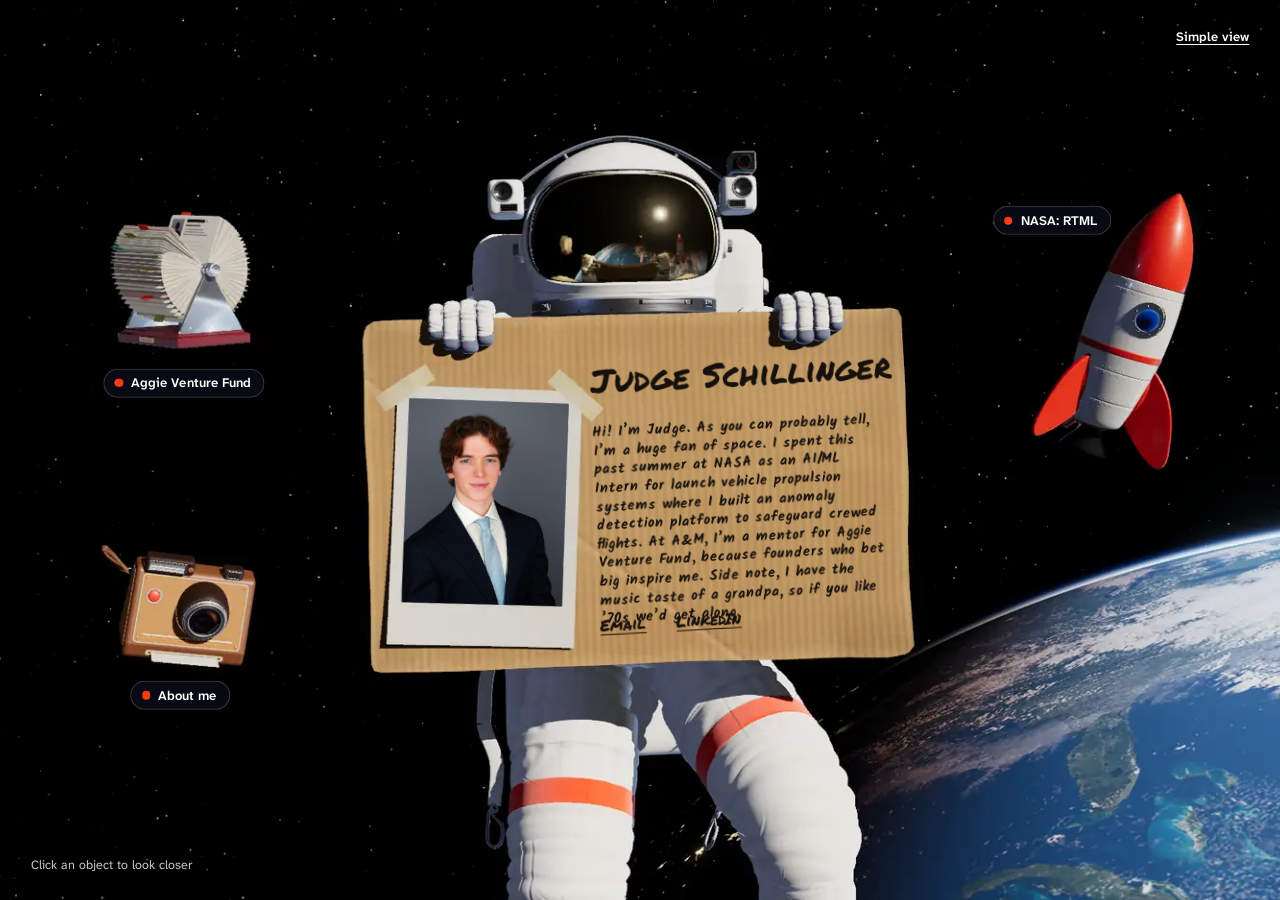
<file: index.html>
<!doctype html>
<html lang="en" class="simple">
<head>
<meta charset="utf-8">
<meta name="viewport" content="width=device-width, initial-scale=1">
<title>Judge Schillinger</title>
<meta name="description" content="Hi! I’m Judge. I spent this past summer at NASA as an AI/ML Intern for launch vehicle propulsion systems, where I built an anomaly detection platform to safeguard crewed flights.">
<link rel="canonical" href="https://schillingerjudge.github.io/">
<meta name="theme-color" content="#f6f2ea">
<meta property="og:type" content="website">
<meta property="og:site_name" content="Judge Schillinger">
<meta property="og:title" content="Judge Schillinger">
<meta property="og:description" content="Hi! I’m Judge. I spent this past summer at NASA as an AI/ML Intern for launch vehicle propulsion systems, where I built an anomaly detection platform to safeguard crewed flights.">
<meta property="og:url" content="https://schillingerjudge.github.io/">
<meta property="og:image" content="https://schillingerjudge.github.io/assets/img/card.jpg?v=f8f708dcf1">
<meta property="og:image:type" content="image/jpeg">
<meta property="og:image:width" content="1200">
<meta property="og:image:height" content="630">
<meta property="og:image:alt" content="An astronaut in orbit above the Earth holds a cardboard sign with Judge Schillinger’s photo, name and introduction, beside a rocket, a rotary card file and an instant camera.">
<meta name="twitter:card" content="summary_large_image">
<link rel="icon" href="favicon.ico" sizes="32x32">
<link rel="icon" href="favicon.svg" type="image/svg+xml">
<link rel="apple-touch-icon" href="apple-touch-icon.png">
<script>(function(){var c=document.documentElement,f=new URLSearchParams(location.search),u=f.get("view")==="simple"?"simple":"scene",h=f.get("tall");if(window.__layout=function(t,n){var e=h===null?t/n<=.8:h!=="0";return{tall:e,u:e?Math.min(t/46,n/82):Math.min(t/100,n/62.5)}},c.className=u,u==="scene"){var d=function(){if(!c.classList.contains("live")){var t=__layout(innerWidth,innerHeight);c.classList.toggle("tall",t.tall),c.style.setProperty("--u",t.u+"px")}};d(),addEventListener("resize",d),document.querySelector('meta[name="theme-color"]').content="#000000";var s=function(t,n,e,o){var r=document.createElement("link");r.rel=t,e&&(r.as=e);for(var l in o)r[l]=o[l];r.href=n,document.head.appendChild(r)},m=["js/chunks/chunk-VC46IEJQ.js","js/chunks/main-UM5OKCJI.js","js/chunks/chunk-CYK2XSBE.js","js/chunks/chunk-MG7JTK4J.js","js/chunks/chunk-GCM3PXZ5.js","js/chunks/rocket-DNKKJ3AM.js","js/chunks/chunk-X554EYV7.js","js/chunks/camera-3UWSDEW4.js","js/chunks/rolodex-7EU57LM7.js"],a=null;window.__gl3d=function(){if(a)return a;var t=f.get("gpu")==="any",n=document.createElement("canvas"),e=null,o="";n.width=n.height=1;try{e=n.getContext("webgl2",{failIfMajorPerformanceCaveat:!t})}catch(p){}if(!e)a={ok:!1,why:"No WebGL 2 on a graphics processor here"};else{try{var r=e.getExtension("WEBGL_debug_renderer_info");o=String(e.getParameter(r?r.UNMASKED_RENDERER_WEBGL:e.RENDERER)||"")}catch(p){}!t&&/SwiftShader|llvmpipe|softpipe|lavapipe|Software Rasterizer|Basic Render|Microsoft Basic|Mesa OffScreen|Software Adapter/i.test(o)?a={ok:!1,why:"Software WebGL ("+o+")"}:!e.getExtension("EXT_color_buffer_float")&&!e.getExtension("EXT_color_buffer_half_float")?a={ok:!1,why:"No half-float render targets"}:a={ok:!0};var l=e.getExtension("WEBGL_lose_context");l&&l.loseContext()}return a.ok||(window.__noWebGL=!0),a},window.__afterPaint=function(t){var n=!1,e=function(){n||(n=!0,t())};try{if(performance.getEntriesByType("paint").length){e();return}}catch(o){}requestAnimationFrame(function(){setTimeout(e,0)}),setTimeout(e,300)};var g=!1,i=function(){g||f.get("static")||(g=!0,__afterPaint(function(){if(__gl3d().ok)for(var t=0;t<m.length;t++)s("modulepreload",m[t])}))};s("preload","assets/fonts/permanent-marker.woff2","font",{type:"font/woff2",crossOrigin:""}),s("preload","assets/fonts/kalam-700.woff2","font",{type:"font/woff2",crossOrigin:""}),s("preload","assets/img/still-tall.webp?v=bb6920cf1e","image",{media:"(max-aspect-ratio: 4/5)",fetchPriority:"high",onload:i,onerror:i}),s("preload","assets/img/still.webp?v=b2b8f32562","image",{media:"not all and (max-aspect-ratio: 4/5)",fetchPriority:"high",onload:i,onerror:i}),setTimeout(i,2500)}})();</script>
<script nomodule>document.documentElement.className="simple";</script>
<style>@font-face{font-family:Permanent Marker;src:url(assets/fonts/permanent-marker.woff2) format("woff2");font-display:swap}@font-face{font-family:Kalam;font-weight:700;src:url(assets/fonts/kalam-700.woff2) format("woff2");font-display:swap}@font-face{font-family:Atkinson Hyperlegible Next;font-weight:400;src:url(assets/fonts/atkinson-400.woff2) format("woff2");font-display:swap}@font-face{font-family:Atkinson Hyperlegible Next;font-weight:600;src:url(assets/fonts/atkinson-600.woff2) format("woff2");font-display:swap}:root{--u: min(1vw, 1.6vh);--ink: #17110d;--accent: #ff3b14;--ui: "Atkinson Hyperlegible Next", system-ui, -apple-system, "Segoe UI", Roboto, sans-serif}html{-webkit-text-size-adjust:100%}body{margin:0}.skip{position:absolute;left:-999px;top:0}.skip:focus{left:8px;top:8px;z-index:50;background:#fff;color:#000;padding:8px 12px;font:600 15px var(--ui)}html.scene,html.scene body{height:100%;overflow:hidden;background:#000}html.scene #stage{position:fixed;inset:0;overflow:hidden;background:#000}html.scene #still{position:absolute;left:50%;top:50%;width:calc(150 * var(--u));height:calc(75 * var(--u));margin:calc(-37.5 * var(--u)) 0 0 calc(-75 * var(--u));object-fit:cover;user-select:none;-webkit-user-drag:none}html.scene #scene{position:absolute;inset:0;width:100%;height:100%;display:block;opacity:0;transition:opacity .7s ease}html.scene.live #scene{opacity:1}html.scene .frame{position:absolute;left:50%;top:50%;width:calc(100 * var(--u));height:calc(62.5 * var(--u));margin:calc(-31.25 * var(--u)) 0 0 calc(-50 * var(--u));perspective:calc(99.11 * var(--u));perspective-origin:50% 50%;pointer-events:none}html.scene .sign{position:absolute;left:50%;top:50%;width:calc(42 * var(--u));height:calc(27.2 * var(--u));margin:calc(-13.6 * var(--u)) 0 0 calc(-21 * var(--u));color:var(--ink);transform:translate3d(0,calc(3 * var(--u)),0) rotateX(2deg) rotateY(3deg) rotate(-1.8deg);transform-origin:50% calc(13.6 * var(--u));transition:color .5s ease .15s}html.scene .sign.measuring,html.scene .sign.measuring *{transform:none!important}html.scene .sign:before{content:"";position:absolute;inset:0;z-index:-1;border-radius:calc(.8 * var(--u));background:#b48b5a;transition:opacity .3s ease}html.scene.pictured .sign:before,html.scene.live .sign:before{opacity:0}html.scene .sign>*{position:absolute;margin:0}html.scene .sign-photo{left:calc(1.9 * var(--u));top:calc(5.5 * var(--u));width:calc(14.2 * var(--u));height:calc(19.8 * var(--u));transform:rotate(3.6deg)}html.scene .sign-photo img{position:absolute;left:calc(.85 * var(--u));top:calc(.945 * var(--u));width:calc(12.35 * var(--u));height:calc(15.75 * var(--u));object-fit:cover;display:block;transition:opacity .5s ease .15s}html.scene .sign-name{left:calc(17.4 * var(--u));top:calc(3.85 * var(--u));font:400 calc(2.62 * var(--u))/1 "Permanent Marker","Marker Felt","Comic Sans MS",cursive;white-space:nowrap;transform:rotate(-1.5deg);transform-origin:0 50%}html.scene .sign-summary{left:calc(17.55 * var(--u));top:calc(8.5 * var(--u));width:calc(22.9 * var(--u));font:700 calc(1.12 * var(--u))/1.3 "Kalam","Bradley Hand","Segoe Print",cursive;transform:rotate(-1deg);transform-origin:0 50%}html.scene .sign-links{left:calc(17.6 * var(--u));top:calc(23.55 * var(--u));font:400 calc(1.24 * var(--u))/1 "Permanent Marker","Marker Felt",cursive;display:flex;gap:1.9em;transform:rotate(-1deg);transform-origin:0 0;pointer-events:auto}html.scene .sign-links a{color:inherit;text-decoration:underline;text-underline-offset:.18em;border-radius:.2em;position:relative;transition:text-decoration-color .5s ease .15s}html.scene.live .sign{color:transparent}html.scene.live.intro .sign-photo img{opacity:0;transition:none}html.scene.live .sign-links a{text-decoration-color:transparent}html.scene.live .sign-links a:before{content:"";position:absolute;inset:-.35em -.4em -.45em;border-radius:.3em .9em .4em .8em;background:#ffd23d;mix-blend-mode:multiply;opacity:0;transform:scaleX(.2);transform-origin:0 50%;transition:opacity .12s,transform .18s cubic-bezier(.2,.8,.3,1)}html.scene.live .sign-links a:hover:before,html.scene.live .sign-links a:focus-visible:before{opacity:.9;transform:none}html.scene.live .sign-links a:before{z-index:-1}html.scene.live .sign-links a:hover,html.scene.live .sign-links a:focus-visible{color:var(--ink)}html.scene .sign-links a:focus-visible{outline:2px solid #fff;outline-offset:.3em}html.scene .sign-name,html.scene .sign-summary{pointer-events:auto}html.scene .obj[data-open=rtml]{--x: 88.9;--y: 21.1;--w: 22.1;--h: 32.2;--lx: -6.7;--ly: -7.8}html.scene .obj[data-open=avf]{--x: 13.5;--y: 18.7;--w: 16.3;--h: 15.9;--lx: .9;--ly: 7.3}html.scene .obj[data-open=about]{--x: 12.1;--y: 43.4;--w: 20.2;--h: 15.6;--lx: 2;--ly: 7}html.scene .obj{position:absolute;left:calc(var(--x) * var(--u));top:calc(var(--y) * var(--u));width:calc(var(--w) * var(--u));height:calc(var(--h) * var(--u));margin:calc(var(--h) * var(--u) / -2) 0 0 calc(var(--w) * var(--u) / -2);background:none;border:0;padding:0;border-radius:50%;cursor:pointer;pointer-events:auto;-webkit-tap-highlight-color:transparent;font:inherit;color:inherit}html.scene .obj:focus{outline:none}html.scene .pill{position:absolute;left:calc(50% + var(--lx) * var(--u));top:calc(50% + var(--ly) * var(--u));transform:translate(-50%,-50%);white-space:nowrap;display:inline-flex;align-items:center;gap:.62em;padding:.5em 1.05em .5em .85em;border-radius:99em;font:600 clamp(12px,calc(1.02 * var(--u)),17px)/1.2 var(--ui);letter-spacing:.005em;color:#fff;background:#090b18d1;box-shadow:inset 0 0 0 1px #fff3;transition:box-shadow .15s,background .15s,transform .2s cubic-bezier(.2,.8,.3,1)}html.scene .pill i{width:.62em;height:.62em;border-radius:50%;background:var(--accent);flex:none}html.scene .obj:hover .pill,html.scene .obj:focus-visible .pill{background:#0e1124f2;box-shadow:inset 0 0 0 1.5px #ffffffbf;transform:translate(-50%,-50%) scale(1.05)}html.scene .obj:focus-visible .pill{box-shadow:inset 0 0 0 2px #fff,0 0 0 3px #ffffff59}html.scene .hint{position:absolute;left:calc(2.4 * var(--u));bottom:calc(2.1 * var(--u));margin:0;font:400 clamp(12px,calc(.98 * var(--u)),16px)/1.2 var(--ui);color:#ffffffc7;pointer-events:none;text-shadow:0 1px 2px rgba(0,0,0,.9),0 0 6px rgba(0,0,0,.75)}html.scene .view-toggle{position:absolute;right:calc(2.4 * var(--u));top:calc(2.3 * var(--u));padding:6px;margin:-6px;font:600 clamp(12px,calc(1 * var(--u)),16px)/1.2 var(--ui);color:#fff;text-underline-offset:.2em}html.scene .view-toggle:focus-visible{outline:2px solid #fff;outline-offset:-2px;border-radius:3px}html.scene.intro .obj,html.scene.intro .hint,html.scene.intro .view-toggle{opacity:0;pointer-events:none;transition:opacity .2s ease}html.scene.tall #still{width:calc(66 * var(--u));height:calc(132 * var(--u));margin:calc(-66 * var(--u)) 0 0 calc(-33 * var(--u))}html.scene.tall .sign{height:calc(44 * var(--u));transform:translate3d(0,calc(7.05 * var(--u)),0) rotateX(2deg) rotateY(3deg) rotate(-1.8deg)}html.scene.tall .sign-name{top:calc(4.2 * var(--u));width:calc(23 * var(--u));font-size:calc(3.3 * var(--u));line-height:1.04;white-space:normal}html.scene.tall .sign-links{top:calc(12.5 * var(--u));font-size:calc(1.6 * var(--u));gap:1.35em}html.scene.tall .sign-links a{padding:.75em .35em;margin:-.75em -.35em}html.scene.tall .sign-summary{left:calc(2.4 * var(--u));top:calc(16.5 * var(--u));width:calc(37.4 * var(--u));font-size:calc(1.68 * var(--u));line-height:1.3}html.scene.tall .sign-summary:before{content:"";float:left;width:calc(15.3 * var(--u));height:calc(9.6 * var(--u))}html.scene.tall .obj[data-open=about]{--x: 34.2;--y: .4;--w: 11.6;--h: 9.2;--lx: 0;--ly: 7.6}html.scene.tall .obj[data-open=avf]{--x: 50;--y: -.1;--w: 9.8;--h: 9.6;--lx: 0;--ly: 8.1}html.scene.tall .obj[data-open=rtml]{--x: 66.3;--y: -1.4;--w: 9.8;--h: 14.4;--lx: -.5;--ly: 9.4}html.scene.tall .pill{font-size:clamp(10px,calc(1.42 * var(--u)),17px);padding:.45em .8em .45em .65em;gap:.5em}html.scene.tall .hint{bottom:max(calc(1.6 * var(--u)),env(safe-area-inset-bottom,0px))}@media(min-aspect-ratio:51/100){html.scene.tall .hint{display:none}}html.scene.tall .view-toggle{top:auto;bottom:max(calc(1.6 * var(--u)),env(safe-area-inset-bottom,0px))}html.scene #content,html.scene .scene-only-hide,html.simple .scene-only{display:none}</style>
<link rel="stylesheet" href="css/site.css?v=c84bea2979">
</head>
<body>
<a class="skip scene-only" href="?view=simple">Skip to the simple view</a>

<div id="stage">
  <picture>
    <source media="(max-aspect-ratio: 4/5)" data-srcset="assets/img/still-tall.webp?v=bb6920cf1e">
    <img id="still" class="scene-only" data-src="assets/img/still.webp?v=b2b8f32562" alt="" decoding="sync" fetchpriority="high" onload="document.documentElement.classList.add('pictured')">
  </picture>
  <script>(function(){if(document.documentElement.classList.contains("scene")){var e=document.getElementById("still"),t=e.previousElementSibling;t.srcset=t.dataset.srcset,e.src=e.dataset.src}})();</script>
  <canvas id="scene" class="scene-only" aria-hidden="true"></canvas>
  <div class="frame">
    <header class="sign" id="sign">
      <figure class="sign-photo"><img src="assets/img/headshot.jpg" alt="Portrait of Judge Schillinger" width="900" height="1151"></figure>
      <h1 class="sign-name" data-ink data-rot="-1.5">Judge Schillinger</h1>
      <p class="sign-summary" data-ink data-rot="-1">Hi! I’m Judge. As you can probably tell, I’m a huge fan of space. I spent this past summer at NASA as an AI/ML Intern for launch vehicle propulsion systems where I built an anomaly detection platform to safeguard crewed flights. At A&amp;M, I’m a mentor for Aggie Venture Fund, because founders who bet big inspire me. Side note, I have the music taste of a grandpa, so if you like ’70s we’d get along.</p>
      <nav class="sign-links" aria-label="Links">
        <a href="mailto:schillingerjudge@gmail.com" title="schillingerjudge@gmail.com" data-ink="link" data-rot="-1">Email</a>
        <a href="https://www.linkedin.com/in/judgeschillinger" data-ink="link" data-rot="-1">LinkedIn</a>
      </nav>
    </header>
    <button class="obj scene-only" type="button" data-open="rtml" aria-haspopup="dialog"><span class="pill"><i></i>NASA: RTML</span></button>
    <button class="obj scene-only" type="button" data-open="avf" aria-haspopup="dialog"><span class="pill"><i></i>Aggie Venture Fund</span></button>
    <button class="obj scene-only" type="button" data-open="about" aria-haspopup="dialog"><span class="pill"><i></i>About me</span></button>
  </div>
  <p class="hint scene-only">Click an object to look closer</p>
  <a class="view-toggle scene-only" href="?view=simple">Simple view</a>
</div>

<main id="content">
  <p class="simple-switch"><a class="view-toggle-back" href="?view=scene">See the 3D view</a></p>

  <section id="rtml" class="sec" aria-labelledby="rtml-h" data-kind="slides">
    <h2 id="rtml-h">RTML: Rocket Telemetry Machine Learning</h2>
    <p class="lede">The anomaly detection platform I designed and built at NASA. <span class="scene-only">The work is export controlled, so these slides show the shape of the system, not its data.</span></p>
    <p class="deck-link scene-only-hide"><a href="rtml/">See the RTML slides</a></p>
    <ol class="slides">
      <li><figure><img src="assets/rtml/slide-01.webp?v=767d1c145a" alt="Slide 1: RTML, Rocket Telemetry Machine Learning. A platform walkthrough by Judge Schillinger, architect and sole developer." loading="lazy" width="2560" height="1440"></figure></li>
      <li><figure><img src="assets/rtml/slide-02.webp?v=dfc649003f" alt="Slide 2: Data notice. Built for launch vehicle test telemetry, shown here on public aircraft data." loading="lazy" width="2560" height="1440"></figure></li>
      <li><figure><img src="assets/rtml/slide-03.webp?v=ad77042f0c" alt="Slide 3: Section 1, Introduction." loading="lazy" width="2560" height="1440"></figure></li>
      <li><figure><img src="assets/rtml/slide-04.webp?v=2902e1cfc2" alt="Slide 4: The problem: launch vehicle engine recordings were compared manually, and their history went largely unused." loading="lazy" width="2560" height="1440"></figure></li>
      <li><figure><img src="assets/rtml/slide-05.webp?v=580e23b959" alt="Slide 5: I built RTML as the solution. Every recording goes through five stages: ingest, detect, publish, review, explore." loading="lazy" width="2560" height="1440"></figure></li>
      <li><figure><img src="assets/rtml/slide-06.webp?v=9486d5711d" alt="Slide 6: Section 2, Platform and groundwork." loading="lazy" width="2560" height="1440"></figure></li>
      <li><figure><img src="assets/rtml/slide-07.webp?v=9fe8ef15a0" alt="Slide 7: Every recording is decoded by the same six steps: read, filter, attribute, validate, grid, store." loading="lazy" width="2560" height="1440"></figure></li>
      <li><figure><img src="assets/rtml/slide-08.webp?v=3584407e23" alt="Slide 8: The platform is one data flow with two contracts: ingested data and published evidence." loading="lazy" width="2560" height="1440"></figure></li>
      <li><figure><img src="assets/rtml/slide-09.webp?v=ddc0a4ea10" alt="Slide 9: The application is organized into three suites and eight tabs." loading="lazy" width="2560" height="1440"></figure></li>
      <li><figure><img src="assets/rtml/slide-10.webp?v=53dcfb1ef0" alt="Slide 10: Section 3, Rocket telemetry." loading="lazy" width="2560" height="1440"></figure></li>
      <li><figure><img src="assets/rtml/slide-11.webp?v=bd6d36a4df" alt="Slide 11: Analyze, the telemetry plotter." loading="lazy" width="2560" height="1440"></figure></li>
      <li><figure><img src="assets/rtml/slide-12.webp?v=693b44128c" alt="Slide 12: Analyze: panes, phases, and annotate." loading="lazy" width="2560" height="1440"></figure></li>
      <li><figure><img src="assets/rtml/slide-13.webp?v=50a05078ba" alt="Slide 13: Analyze: the natural language assistant." loading="lazy" width="2560" height="1440"></figure></li>
      <li><figure><img src="assets/rtml/slide-14.webp?v=ce20fc39bf" alt="Slide 14: Analyze: the feature that made data reviewers most happy, statistics." loading="lazy" width="2560" height="1440"></figure></li>
      <li><figure><img src="assets/rtml/slide-15.webp?v=55ae866d13" alt="Slide 15: Analyze: PNG, CSV, or send to your team." loading="lazy" width="2560" height="1440"></figure></li>
      <li><figure><img src="assets/rtml/slide-16.webp?v=0eb0821bd6" alt="Slide 16: Teams, a dedicated workspace for each engineering team." loading="lazy" width="2560" height="1440"></figure></li>
      <li><figure><img src="assets/rtml/slide-17.webp?v=50cbf353db" alt="Slide 17: Teams: layouts help teams review every new test the same way and quickly." loading="lazy" width="2560" height="1440"></figure></li>
      <li><figure><img src="assets/rtml/slide-18.webp?v=b4d23c780a" alt="Slide 18: Teams: anomalies reach the right team’s board, automatically or by a reviewer’s tag." loading="lazy" width="2560" height="1440"></figure></li>
      <li><figure><img src="assets/rtml/slide-19.webp?v=597429ce2d" alt="Slide 19: Hardware, every piece of hardware with its tests and confirmed anomalies." loading="lazy" width="2560" height="1440"></figure></li>
      <li><figure><img src="assets/rtml/slide-20.webp?v=52693efae2" alt="Slide 20: Hardware unit pages: a unit’s test history." loading="lazy" width="2560" height="1440"></figure></li>
      <li><figure><img src="assets/rtml/slide-21.webp?v=d5e5a035e2" alt="Slide 21: Hardware unit pages: a unit’s position and flight readiness." loading="lazy" width="2560" height="1440"></figure></li>
      <li><figure><img src="assets/rtml/slide-22.webp?v=927ef0d49c" alt="Slide 22: Hardware unit pages: all of a unit’s anomalies in the selected test." loading="lazy" width="2560" height="1440"></figure></li>
      <li><figure><img src="assets/rtml/slide-23.webp?v=4f1f1cc897" alt="Slide 23: Section 4, Machine learning." loading="lazy" width="2560" height="1440"></figure></li>
      <li><figure><img src="assets/rtml/slide-24.webp?v=848720cb9a" alt="Slide 24: Science, a canvas for running ML experiments and assembling anomaly detection pipelines." loading="lazy" width="2560" height="1440"></figure></li>
      <li><figure><img src="assets/rtml/slide-25.webp?v=d9d50f624f" alt="Slide 25: Science: pipelines are built from nine families of components." loading="lazy" width="2560" height="1440"></figure></li>
      <li><figure><img src="assets/rtml/slide-26.webp?v=70a53fcd35" alt="Slide 26: Science: an example 17-component detection pipeline, showing all six stages." loading="lazy" width="2560" height="1440"></figure></li>
      <li><figure><img src="assets/rtml/slide-27.webp?v=01aaedd4d1" alt="Slide 27: Science: a closer look at the Evaluate component, the fault-injection benchmark." loading="lazy" width="2560" height="1440"></figure></li>
      <li><figure><img src="assets/rtml/slide-28.webp?v=209ddb82a8" alt="Slide 28: Science: a local LLM builds pipelines and answers data questions." loading="lazy" width="2560" height="1440"></figure></li>
      <li><figure><img src="assets/rtml/slide-29.webp?v=16f08f6268" alt="Slide 29: Science: the machine learning team hands finished pipelines to the administrator." loading="lazy" width="2560" height="1440"></figure></li>
      <li><figure><img src="assets/rtml/slide-30.webp?v=ecd6d30777" alt="Slide 30: Anomalies, the interface where engineers review each published anomaly claim and record a verdict." loading="lazy" width="2560" height="1440"></figure></li>
      <li><figure><img src="assets/rtml/slide-31.webp?v=4215127737" alt="Slide 31: Anomalies: the anomaly review panel." loading="lazy" width="2560" height="1440"></figure></li>
      <li><figure><img src="assets/rtml/slide-32.webp?v=9c9752f3cb" alt="Slide 32: Section 5, The Studio." loading="lazy" width="2560" height="1440"></figure></li>
      <li><figure><img src="assets/rtml/slide-33.webp?v=07cfd9d283" alt="Slide 33: Data, where all recordings, hardware information and reference data enter the platform." loading="lazy" width="2560" height="1440"></figure></li>
      <li><figure><img src="assets/rtml/slide-34.webp?v=87a536b41e" alt="Slide 34: Agents, where the platform’s local LLM agents and their orchestration are configured and tested." loading="lazy" width="2560" height="1440"></figure></li>
      <li><figure><img src="assets/rtml/slide-35.webp?v=f2f96d1fd2" alt="Slide 35: Agents: each agent combines a model, tools and injected context." loading="lazy" width="2560" height="1440"></figure></li>
      <li><figure><img src="assets/rtml/slide-36.webp?v=5c21d92475" alt="Slide 36: Architect, how RTML works for any hardware, not just rockets." loading="lazy" width="2560" height="1440"></figure></li>
      <li><figure><img src="assets/rtml/slide-37.webp?v=0d4a5f0b51" alt="Slide 37: Architect: a pack adapts RTML to any new vehicle." loading="lazy" width="2560" height="1440"></figure></li>
      <li><figure><img src="assets/rtml/slide-38.webp?v=49c30e5bb9" alt="Slide 38: Architect: preserving data integrity while keeping the platform configurable." loading="lazy" width="2560" height="1440"></figure></li>
      <li><figure><img src="assets/rtml/slide-39.webp?v=1d85a01975" alt="Slide 39: Section 6, Closing." loading="lazy" width="2560" height="1440"></figure></li>
      <li><figure><img src="assets/rtml/slide-40.webp?v=b94d1f51ee" alt="Slide 40: RTML brings our team together, so we can keep our crew safe." loading="lazy" width="2560" height="1440"></figure></li>
      <li><figure><img src="assets/rtml/slide-41.webp?v=287b1c27ea" alt="Slide 41: What should RTML take on next? Launch vehicles, aircraft, satellites, rovers." loading="lazy" width="2560" height="1440"></figure></li>
      <li><figure><img src="assets/rtml/slide-42.webp?v=b2f7b319b8" alt="Slide 42: References." loading="lazy" width="2560" height="1440"></figure></li>
    </ol>
  </section>

  <section id="avf" class="sec" aria-labelledby="avf-h" data-kind="cards">
    <h2 id="avf-h">Aggie Venture Fund: the Alumni Network</h2>
    <p class="lede">The invitation-only alumni directory, board and contact manager of the Aggie Venture Fund at Mays Business School. <span class="scene-only">These are the slides from my presentation of it.</span></p>
    <p class="deck-link scene-only-hide"><a href="avf/">See the Alumni Network slides</a></p>
    <ol class="slides">
      <li><figure><img src="assets/avf/slide-01.webp" alt="Slide 1: Aggie Venture Fund Alumni Network, by Judge Schillinger. The demo is populated with fictional people and data." loading="lazy" width="2560" height="1440"></figure></li>
      <li><figure><img src="assets/avf/slide-02.webp" alt="Slide 2: Why I built it, beside the network’s sign-in page." loading="lazy" width="2560" height="1440"></figure></li>
      <li><figure><img src="assets/avf/slide-03.webp" alt="Slide 3: Directory. Any member can find an alum in their field or city who’s ready to help." loading="lazy" width="2560" height="1440"></figure></li>
      <li><figure><img src="assets/avf/slide-04.webp" alt="Slide 4: Profiles. Your career, your story and your aspirations on one page, with every detail’s privacy in your hands." loading="lazy" width="2560" height="1440"></figure></li>
      <li><figure><img src="assets/avf/slide-05.webp" alt="Slide 5: The board, where members bring opportunities to the network and celebrate each other’s wins." loading="lazy" width="2560" height="1440"></figure></li>
      <li><figure><img src="assets/avf/slide-06.webp" alt="Slide 6: Admin and CRM, accessible only to admins and approved collaborators." loading="lazy" width="2560" height="1440"></figure></li>
      <li><figure><img src="assets/avf/slide-07.webp" alt="Slide 7: Security. Hosted inside Texas A&amp;M and built to the security controls it requires." loading="lazy" width="2560" height="1440"></figure></li>
      <li><figure><img src="assets/avf/slide-08.webp" alt="Slide 8: Impact. From one program to all of Mays: requested, donated, expanding. 200+ alumni and sponsors served today." loading="lazy" width="2560" height="1440"></figure></li>
    </ol>
  </section>

  <section id="about" class="sec" aria-labelledby="about-h" data-kind="prints">
    <h2 id="about-h">About me</h2>
    <ul class="photos" aria-label="Pictures and fun facts">
      <li style="--a: 1.1892"><figure><img src="assets/about/surfing-costa-rica.webp" alt="Two surfers sitting on their boards in the water off Costa Rica, giving a thumbs up and a shaka, with a wave breaking behind them." loading="lazy" width="1427" height="1200"><figcaption>Just a cool picture in Costa Rica. I’m actually terrible at surfing.</figcaption></figure></li>
      <li style="--a: 1.3333"><figure><img src="assets/about/aggie-venture-fund.webp" alt="About thirty members of the Aggie Venture Fund standing together in a tiered classroom." loading="lazy" width="1600" height="1200"><figcaption>A picture of my original Aggie Venture Fund cohort.</figcaption></figure></li>
      <li style="--a: 1.7567"><figure><img src="assets/about/bain-bel.webp" alt="A group selfie of about twenty-five students wearing name badges in a conference room at Bain’s BEL program." loading="lazy" width="2108" height="1200"><figcaption>A picture of my Bain &amp; Company Building Entrepreneurial Leaders cohort.</figcaption></figure></li>
      <li style="--a: 1.3333"><figure><img src="assets/about/friends-at-football.webp" alt="Six friends in Texas A&amp;M maroon crowded into the frame at a football game, one in a straw cowboy hat." loading="lazy" width="1600" height="1200"><figcaption>My friends and I at our first A&amp;M game day, freshman year. Not a huge sports guy, but I love the excitement.</figcaption></figure></li>
      <li style="--a: 2.0292"><figure><img src="assets/about/shuttle-pathfinder.webp" alt="The Space Shuttle Pathfinder on its external tank and boosters, on display above the trees under an evening sky in Huntsville." loading="lazy" width="2435" height="1200"><figcaption>The shuttle Pathfinder! The first thing I saw on my first day at NASA.</figcaption></figure></li>
      <li style="--a: 1.4142"><figure><img src="assets/about/lord-certificate.webp" alt="A Lord of Ireland certificate of registration made out to Lord Judge Andrew Schillinger, dated November 12th, 2022." loading="lazy" width="1697" height="1200"><figcaption>I’m technically a Lord in Ireland. Do with that what you will.</figcaption></figure></li>
    </ul>
  </section>

  <footer class="credits">
    <p>Earth imagery: NASA Earth Observatory (Blue Marble, Black Marble). Cloud map: Solar System Scope, CC BY 4.0.</p>
  </footer>
</main>

<script>(function(){var r=document.documentElement,i=r.classList.contains("scene"),e=innerWidth,n=innerHeight,o=window.devicePixelRatio||1,a=parseFloat(getComputedStyle(r).fontSize)||16,l=function(t,c){t.src=t.getAttribute("src").replace(/^((?:[^?]*\/)?)([^/?]+)/,"$1"+c+"/$2")},m=Math.min(o,2),h=Math.min(.92*e,(n-6.5*a)*16/9),u=Math.min(.92*e,(n-.75*a-34)/.615121),s=function(t){[].forEach.call(document.querySelectorAll(t+" .slides img"),function(c){l(c,"1280")})};i&&h*m<=1344&&s("#rtml"),i&&Math.max(h,u)*m<=1344&&s("#avf");var d=e/n<=1.1?Math.min(n-6.5*a,e):Math.min(.92*e,(n-6.5*a)*16/9)*9/16,f=1.2/1.68*Math.min(52*a,.95*d)*Math.min(o,3);(!i||f<=840)&&[].forEach.call(document.querySelectorAll("#about .photos img"),function(t){l(t,"800")})})();</script>

<div id="panel" class="scene-only" role="dialog" aria-modal="true" hidden>
  <div class="panel-backdrop"></div>
  <div class="panel-body" tabindex="-1"></div>
  <button class="panel-close" type="button">Close</button>
</div>

<script type="module" src="js/boot.js?v=205c4e800a"></script>
</body>
</html>
</file>
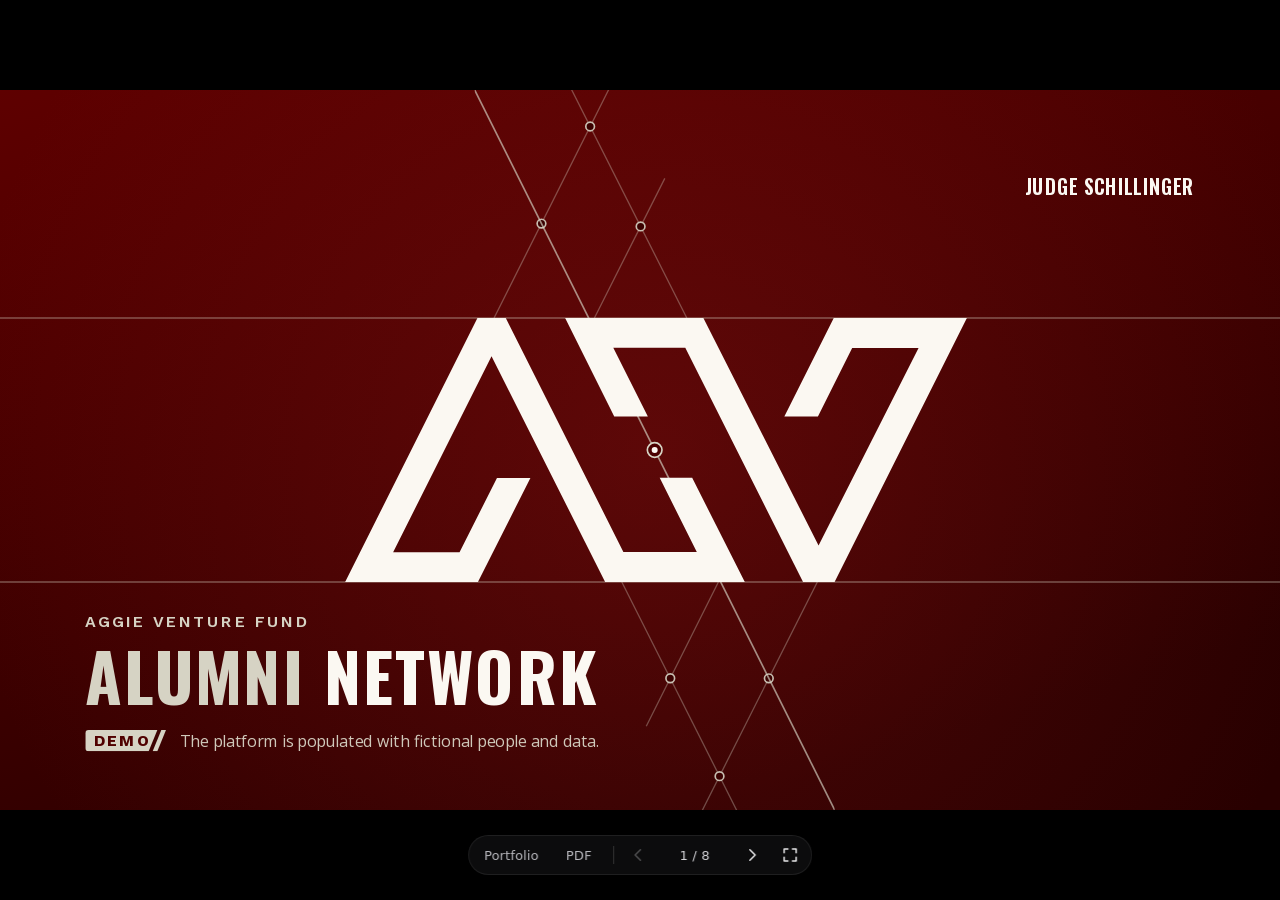
<file: avf/index.html>
<!doctype html>
<html lang="en">
<head>
<meta charset="utf-8">
<meta name="viewport" content="width=device-width, initial-scale=1, viewport-fit=cover">
<title>Aggie Venture Fund Alumni Network, by Judge Schillinger</title>
<meta name="description" content="A private directory, board, and CRM for 200+ alumni and sponsors, built to Texas A&amp;M security standards. Designed and developed by Judge Schillinger. The demo is populated with fictional people and data.">
<meta name="robots" content="noindex">
<link rel="canonical" href="https://schillingerjudge.github.io/avf/">
<meta property="og:type" content="website">
<meta property="og:site_name" content="Judge Schillinger">
<meta property="og:title" content="Aggie Venture Fund Alumni Network, by Judge Schillinger">
<meta property="og:description" content="A private directory, board, and CRM for 200+ alumni and sponsors, built to Texas A&amp;M security standards. Designed and developed by Judge Schillinger. The demo is populated with fictional people and data.">
<meta property="og:url" content="https://schillingerjudge.github.io/avf/">
<meta property="og:image" content="https://schillingerjudge.github.io/avf/og.jpg">
<meta property="og:image:type" content="image/jpeg">
<meta property="og:image:width" content="1200">
<meta property="og:image:height" content="675">
<meta property="og:image:alt" content="Title slide: Aggie Venture Fund Alumni Network, by Judge Schillinger">
<meta name="twitter:card" content="summary_large_image">
<meta name="twitter:title" content="Aggie Venture Fund Alumni Network, by Judge Schillinger">
<meta name="twitter:description" content="A private directory, board, and CRM for 200+ alumni and sponsors, built to Texas A&amp;M security standards. Designed and developed by Judge Schillinger. The demo is populated with fictional people and data.">
<meta name="twitter:image" content="https://schillingerjudge.github.io/avf/og.jpg">
<meta name="twitter:image:alt" content="Title slide: Aggie Venture Fund Alumni Network, by Judge Schillinger">
<meta name="theme-color" content="#000000">
<link rel="icon" href="data:image/svg+xml,%3Csvg xmlns='http://www.w3.org/2000/svg' viewBox='0 0 64 64'%3E%3Ccircle cx='32' cy='32' r='29' fill='%23f3f2ec'/%3E%3Cellipse cx='32' cy='33' rx='21' ry='16' fill='%230b0d18'/%3E%3Cpath d='M17 30c2-8 10-11 16-11' fill='none' stroke='%23fff' stroke-width='3.5' stroke-linecap='round'/%3E%3Cpath d='M47 39c-2 5-8 8-14 8' fill='none' stroke='%233c7bff' stroke-width='3.5' stroke-linecap='round'/%3E%3C/svg%3E" type="image/svg+xml">
<link rel="icon" href="[data-uri]" sizes="32x32">
<script>document.documentElement.className+=' js'</script>
<link rel="preload" href="fonts/oswald-latin.woff2?v=7a4b6b6f" as="font" type="font/woff2" crossorigin>
<link rel="preload" href="fonts/work-sans-latin.woff2?v=8484774c" as="font" type="font/woff2" crossorigin>
<link rel="preload" href="fonts/open-sans-latin.woff2?v=659bf914" as="font" type="font/woff2" crossorigin>
<link rel="stylesheet" href="viewer.css?v=e4c1bfa2">
<link rel="stylesheet" href="deck.css?v=3dc56127">
<script defer src="viewer.js?v=f9868623"></script>
</head>
<body>
<p class="nj"><a href="../">Judge Schillinger</a> · Aggie Venture Fund Alumni Network · <a href="avf-alumni-network.pdf" download title="Download the slides as a PDF (2.9 MB)">PDF</a></p>
<div class="stage">
<main class="deck" aria-label="Aggie Venture Fund Alumni Network">
<div class="slide" role="group" aria-roledescription="slide" aria-label="Slide 1 of 8" data-title="Alumni Network">
<section class="title-slide" data-transition="fade">
<svg class="bg" width="1920" height="1080" viewBox="0 0 1920 1080" data-fix="under"><defs><linearGradient id="g-title" x1="0" y1="0" x2="0.55" y2="1"><stop offset="0" stop-color="#5E0000"></stop><stop offset="1" stop-color="#280000"></stop></linearGradient><radialGradient id="g-title-glow" gradientUnits="userSpaceOnUse" cx="982" cy="540" r="1050"><stop offset="0" stop-color="#7C1010" stop-opacity="0.5"></stop><stop offset="1" stop-color="#7C1010" stop-opacity="0"></stop></radialGradient></defs><rect width="1920" height="1080" fill="url(#g-title)"></rect><rect width="1920" height="1080" fill="url(#g-title-glow)"></rect></svg>
<div class="t-layer t-rules" data-fix="under"><svg width="1920" height="1080" viewBox="0 0 1920 1080"><path d="M0 342H1920M0 738H1920" stroke="#D6D3C4" stroke-opacity="0.4" stroke-width="2" fill="none"></path></svg></div>
<div class="t-layer t-net" data-fix="under"><svg width="1920" height="1080" viewBox="0 0 1920 1080"><path d="M921.4 -17.3L741.1 342M997.2 132.6L891.6 342M848.9 -17.3L1030.2 342M932.7 738L1115.5 1101.3M1226 738L1043 1101.3M1077.6 738L969.4 954.4" stroke="#D6D3C4" stroke-opacity="0.34" stroke-width="2" fill="none"></path><circle cx="885.2" cy="54.7" r="6.5" fill="#3A0000" stroke="#D6D3C4" stroke-opacity="0.9" stroke-width="2.5"></circle><circle cx="960.9" cy="204.6" r="6.5" fill="#3A0000" stroke="#D6D3C4" stroke-opacity="0.9" stroke-width="2.5"></circle><circle cx="812.2" cy="200.4" r="6.5" fill="#3A0000" stroke="#D6D3C4" stroke-opacity="0.9" stroke-width="2.5"></circle><circle cx="1079.3" cy="1029.3" r="6.5" fill="#3A0000" stroke="#D6D3C4" stroke-opacity="0.9" stroke-width="2.5"></circle><circle cx="1005.4" cy="882.4" r="6.5" fill="#3A0000" stroke="#D6D3C4" stroke-opacity="0.9" stroke-width="2.5"></circle><circle cx="1153.2" cy="882.5" r="6.5" fill="#3A0000" stroke="#D6D3C4" stroke-opacity="0.9" stroke-width="2.5"></circle></svg></div>
<div class="t-axis" style="left:712px; top:0px; width:540px; height:1080px" data-fix="under"><svg width="540" height="1080" viewBox="0 0 540 1080"><path d="M0 0L540 1080" stroke="#D6D3C4" stroke-opacity="0.66" stroke-width="2.5" fill="none"></path></svg></div>
<div class="t-layer t-a" data-fix="under"><svg width="1920" height="1080" viewBox="0 0 1920 1080" aria-label="The Aggie Venture Fund’s AV mark"><g transform="translate(517.7 342) scale(2.4)"><path d="M82.7 0.0 L100.4 0.0 L173.9 146.2 L219.8 146.2 L196.6 99.9 L216.9 99.9 L249.8 165.0 L162.5 165.0 L91.5 23.9 L30.0 146.4 L71.5 146.4 L94.9 100.0 L115.8 100.0 L83.0 165.0 L0.0 165.0 Z" fill="#FBF8F2"></path></g></svg></div>
<div class="t-layer t-v" data-fix="under"><svg width="1920" height="1080" viewBox="0 0 1920 1080"><g transform="translate(517.7 342) scale(2.4)"><path d="M137.5 0.0 L223.9 0.0 L295.9 142.2 L358.4 18.7 L316.9 18.7 L295.5 61.6 L274.5 61.6 L305.4 0.0 L388.6 0.0 L305.9 165.0 L286.2 165.0 L212.6 18.6 L167.6 18.6 L189.2 61.6 L168.2 61.6 Z" fill="#FBF8F2"></path></g></svg></div>
<div class="t-node" style="left:958px; top:516px; width:48px; height:48px" data-fix="under"><svg width="48" height="48" viewBox="0 0 48 48"><circle cx="24" cy="24" r="11" fill="#4A0000" stroke="#D6D3C4" stroke-width="2.5"></circle><circle cx="24" cy="24" r="4.5" fill="#FBF8F2"></circle></svg></div>
<p class="by-name t-name anim" style="--i:13" data-fix="under wrap">Judge Schillinger</p>
<div class="t-copy"><p class="eyebrow anim" style="--i:12" data-fix="wrap">Aggie Venture Fund</p><h1 class="title t-title anim" style="--i:13" data-fix="wrap"><span style="color:#D6D3C4">Alumni</span> Network</h1><div class="t-note anim" style="--i:14"><div class="tag"><svg class="tag-shape" width="124" height="32" viewBox="0 0 124 32"><path d="M5 0 H108 L95 32 H5 Q0 32 0 27 V5 Q0 0 5 0 Z" fill="#D6D3C4"></path><path d="M114 0 H121 L108 32 H101 Z" fill="#D6D3C4"></path></svg><p class="step-tag" data-fix="wrap">Demo</p></div><p class="t-note-text" data-fix="wrap">The platform is populated with fictional people and data.</p></div></div>
</section>
</div>
<div class="slide" role="group" aria-roledescription="slide" aria-label="Slide 2 of 8" data-title="Why I built it">
<section class="split cover" data-transition="fade">
<svg class="bg" width="1920" height="1080" viewBox="0 0 1920 1080" data-fix="under"><defs><linearGradient id="g-cover" x1="0" y1="0" x2="0.35" y2="1"><stop offset="0" stop-color="#5A0000"></stop><stop offset="1" stop-color="#340000"></stop></linearGradient></defs><rect width="1920" height="1080" fill="#F1EDE4"></rect><polygon points="0,0 940,0 800,1080 0,1080" fill="url(#g-cover)"></polygon><path transform="translate(0 880) scale(1.6)" fill="#000000" fill-opacity="0.36" fill-rule="evenodd" d="M82.7 0.0 L100.4 0.0 L173.9 146.2 L219.8 146.2 L196.6 99.9 L216.9 99.9 L249.8 165.0 L162.5 165.0 L91.5 23.9 L30.0 146.4 L71.5 146.4 L94.9 100.0 L115.8 100.0 L83.0 165.0 L0.0 165.0 Z M137.5 0.0 L223.9 0.0 L295.9 142.2 L358.4 18.7 L316.9 18.7 L295.5 61.6 L274.5 61.6 L305.4 0.0 L388.6 0.0 L305.9 165.0 L286.2 165.0 L212.6 18.6 L167.6 18.6 L189.2 61.6 L168.2 61.6 Z"></path></svg>
<div class="copy copy-cover" data-fix="shrink">
<h1 class="title anim" style="--i:0" data-fix="wrap">Why I built it</h1>
<div class="story">
<p class="ask anim" style="--i:1" data-fix="wrap">The Aggie Venture Fund professor wanted to <b>keep our alumni connected</b>.</p>
<p class="answer anim" style="--i:2" data-fix="wrap"><b>I built this as the solution</b>, and to help grow Texas A&amp;M’s venture capital and entrepreneurship community.</p>
</div>
<div class="facts">
<p class="pt anim" style="--i:3" data-fix="wrap"><b>What it is:</b> a private directory, board, and CRM for 200+ alumni and sponsors.</p>
<p class="pt anim" style="--i:4" data-fix="wrap"><b>Built to A&amp;M security standards:</b> invitation-only accounts, two-step sign-in for staff, and hosting on Texas A&amp;M servers.</p>
</div>
<div class="spacer" data-fix="shrink"></div>
<div class="byline anim" style="--i:5">
<p class="by-name" data-fix="wrap">Judge Schillinger</p>
<p class="by-role" data-fix="wrap">Designer &amp; developer</p>
</div>
</div>
<div class="frame" style="left:816px; top:95px; width:1040px">
<div class="bar"><div class="dot"></div><div class="dot"></div><div class="dot dot-gap"></div><div class="url url-typed url-host"><x-icon class="lock" name="Lock"><svg viewBox="0 0 100 100" aria-hidden="true" focusable="false"><g fill="none" stroke="currentColor" stroke-width="5" stroke-linecap="round" stroke-linejoin="round"><rect x="19" y="45" width="62" height="45" rx="5"></rect><path d="M34 45V33a16 16 0 0 1 32 0v12"></path></g><circle cx="50" cy="63" r="5.5" fill="currentColor"></circle><path d="M47.5 66h5l1.8 11h-8.6z" fill="currentColor"></path></svg></x-icon><div class="type-clip c2-clip"><p class="url-text c2-text" data-fix="wrap">avf.mays.tamu.edu/login</p></div><div class="caret c2-caret"></div><div class="type-hl c2-hl" style="left:110.8px; width:219.9px"></div></div></div>
<div class="view" style="width:1040px; height:835px">
<img class="shot" src="img/f74363fbb455123f1a5af13ba93c0c3a.webp" loading="lazy" decoding="async" alt="The whole AVF Alumni Network sign-in page: Texas A&amp;M’s authorized-use banner, the AVF mark and ALUMNI NETWORK beside the sign-in form, and a footer linking the privacy notice, accessibility statement, contact page, and Texas A&amp;M site policies" style="width:1040px; height:835px">
<div class="blank c2-blank" style="width:1040px; height:835px"></div>
<div class="loadbar loadbar-dark c2-load"></div>
</div>
</div>
<div class="cur c2-mx" style="left:984px; top:99px"><div class="c2-my"><div class="c2-sa"><svg class="cur-art" width="72" height="80" viewBox="0 0 72 80" aria-label="Pointer"><defs><filter id="c2-da" x="-40%" y="-30%" width="180%" height="160%"><feDropShadow dx="0" dy="2" stdDeviation="1.6" flood-color="#000000" flood-opacity="0.38"></feDropShadow></filter></defs><g filter="url(#c2-da)"><g transform="translate(22 24) scale(1.9)"><path d="M0 0 L0 20.2 L4.9 15.6 L8.2 23.3 L11.7 21.8 L8.5 14.3 L15.2 14.3 Z" fill="#FFFFFF" stroke="#141414" stroke-width="1.05" stroke-linejoin="round"></path></g></g></svg></div></div></div>
<div class="cur c2-mx" style="left:984px; top:99px"><div class="c2-my"><div class="c2-sb"><svg class="cur-art" width="72" height="80" viewBox="0 0 72 80" aria-label="Pointer"><defs><filter id="c2-db" x="-40%" y="-30%" width="180%" height="160%"><feDropShadow dx="0" dy="2" stdDeviation="1.6" flood-color="#000000" flood-opacity="0.38"></feDropShadow></filter></defs><g filter="url(#c2-db)"><path d="M15 5 C18 5 20.5 6 22 8 C23.5 6 26 5 29 5 M22 8 L22 40 M15 43 C18 43 20.5 42 22 40 C23.5 42 26 43 29 43" fill="none" stroke="#FFFFFF" stroke-width="5" stroke-linecap="round"></path><path d="M15 5 C18 5 20.5 6 22 8 C23.5 6 26 5 29 5 M22 8 L22 40 M15 43 C18 43 20.5 42 22 40 C23.5 42 26 43 29 43" fill="none" stroke="#141414" stroke-width="2" stroke-linecap="round"></path></g></svg></div></div></div>
<div class="ripple ripple-dark c2-rip" style="left:968px; top:85px"></div>
</section>
</div>
<div class="slide" role="group" aria-roledescription="slide" aria-label="Slide 3 of 8" data-title="Directory">
<section class="split demo" data-transition="fade">
<svg class="bg" width="1920" height="1080" viewBox="0 0 1920 1080" data-fix="under"><defs><linearGradient id="g-directory" x1="0" y1="0" x2="0.35" y2="1"><stop offset="0" stop-color="#5A0000"></stop><stop offset="1" stop-color="#340000"></stop></linearGradient></defs><rect width="1920" height="1080" fill="#F1EDE4"></rect><polygon points="0,0 840,0 700,1080 0,1080" fill="url(#g-directory)"></polygon><path transform="translate(0 880) scale(1.6)" fill="#000000" fill-opacity="0.36" fill-rule="evenodd" d="M82.7 0.0 L100.4 0.0 L173.9 146.2 L219.8 146.2 L196.6 99.9 L216.9 99.9 L249.8 165.0 L162.5 165.0 L91.5 23.9 L30.0 146.4 L71.5 146.4 L94.9 100.0 L115.8 100.0 L83.0 165.0 L0.0 165.0 Z M137.5 0.0 L223.9 0.0 L295.9 142.2 L358.4 18.7 L316.9 18.7 L295.5 61.6 L274.5 61.6 L305.4 0.0 L388.6 0.0 L305.9 165.0 L286.2 165.0 L212.6 18.6 L167.6 18.6 L189.2 61.6 L168.2 61.6 Z"></path></svg>
<div class="copy">
<p class="eyebrow anim" style="--i:0" data-fix="wrap"><span style="color:#FBF8F2">01</span> · Find anyone</p>
<h2 class="title anim" style="--i:1" data-fix="wrap">Directory</h2>
<p class="lede anim" style="--i:2" data-fix="wrap">Any member can find an alum in their field or city who’s ready to help.</p>
<div class="points">
<p class="pt anim" style="--i:3" data-fix="wrap"><b>Start with a search:</b> look anyone up by name, role, company, or city.</p>
<p class="pt anim" style="--i:4" data-fix="wrap"><b>Find people in your industry:</b> see every alum working in the field you want to break into, from venture capital to healthcare.</p>
<p class="pt anim" style="--i:5" data-fix="wrap"><b>Looking for help?</b> Filter for alumni who are open to a chat, mentoring, or hiring, so you know exactly who to ask.</p>
</div>
</div>
<div class="frame ghost c3-ghost" style="left:816px; top:95px; width:1040px">
<div class="bar"><div class="dot"></div><div class="dot"></div><div class="dot"></div><div class="url"><x-icon class="lock" name="Lock"><svg viewBox="0 0 100 100" aria-hidden="true" focusable="false"><g fill="none" stroke="currentColor" stroke-width="5" stroke-linecap="round" stroke-linejoin="round"><rect x="19" y="45" width="62" height="45" rx="5"></rect><path d="M34 45V33a16 16 0 0 1 32 0v12"></path></g><circle cx="50" cy="63" r="5.5" fill="currentColor"></circle><path d="M47.5 66h5l1.8 11h-8.6z" fill="currentColor"></path></svg></x-icon><p class="url-text" data-fix="wrap">avf.mays.tamu.edu/login</p></div></div>
<div class="view" style="width:1040px; height:835px">
<img class="shot" src="img/f74363fbb455123f1a5af13ba93c0c3a.webp" loading="lazy" decoding="async" alt="" style="width:1040px; height:835px">
<div class="loadbar c3-load"></div>
</div>
</div>
<div class="wipe c3-wipe">
<div class="frame frame-in c3-in">
<div class="bar"><div class="dot"></div><div class="dot"></div><div class="dot"></div><div class="url"><x-icon class="lock" name="Lock"><svg viewBox="0 0 100 100" aria-hidden="true" focusable="false"><g fill="none" stroke="currentColor" stroke-width="5" stroke-linecap="round" stroke-linejoin="round"><rect x="19" y="45" width="62" height="45" rx="5"></rect><path d="M34 45V33a16 16 0 0 1 32 0v12"></path></g><circle cx="50" cy="63" r="5.5" fill="currentColor"></circle><path d="M47.5 66h5l1.8 11h-8.6z" fill="currentColor"></path></svg></x-icon><p class="url-text" data-fix="wrap">avf.mays.tamu.edu/directory</p></div></div>
<img class="shot" src="img/f2372434633e6b39cf4969ee823284d9.webp" loading="lazy" decoding="async" alt="The directory: a search bar with cohort, industry, open-to, and sort filters above member cards four across, each with a headshot, name, cohort, a three-line headline, company and city, and what the member is open to" style="width:1140px; height:815px">
<div class="blade c3-blade"></div>
</div>
</div>
<div class="cur c3-mx" style="left:1607px; top:580px"><div class="c3-my"><div class="c3-sa"><svg class="cur-art" width="72" height="80" viewBox="0 0 72 80" aria-label="Pointer"><defs><filter id="c3-da" x="-40%" y="-30%" width="180%" height="160%"><feDropShadow dx="0" dy="2" stdDeviation="1.6" flood-color="#000000" flood-opacity="0.38"></feDropShadow></filter></defs><g filter="url(#c3-da)"><g transform="translate(22 24) scale(1.9)"><path d="M0 0 L0 20.2 L4.9 15.6 L8.2 23.3 L11.7 21.8 L8.5 14.3 L15.2 14.3 Z" fill="#FFFFFF" stroke="#141414" stroke-width="1.05" stroke-linejoin="round"></path></g></g></svg></div></div></div>
<div class="cur c3-mx" style="left:1607px; top:580px"><div class="c3-my"><div class="c3-sb"><svg class="cur-art" width="72" height="80" viewBox="0 0 72 80" aria-label="Pointer"><defs><filter id="c3-db" x="-40%" y="-30%" width="180%" height="160%"><feDropShadow dx="0" dy="2" stdDeviation="1.6" flood-color="#000000" flood-opacity="0.38"></feDropShadow></filter></defs><g filter="url(#c3-db)"><g transform="translate(9.85 22.38) scale(1.62)"><path d="M7.5 1 C8.9 1 10 2.1 10 3.5 L10 10.2 C10.4 9.9 11 9.7 11.6 9.7 C12.8 9.7 13.7 10.5 13.9 11.6 C14.3 11.2 14.9 11 15.5 11 C16.7 11 17.6 11.8 17.8 12.9 C18.2 12.6 18.7 12.4 19.3 12.4 C20.5 12.4 21.5 13.4 21.5 14.6 L21.5 19.6 C21.5 24.3 18.4 27.6 14.2 27.6 L12.1 27.6 C9.9 27.6 8.3 26.8 6.9 25.1 L2.2 19.2 C1.4 18.2 1.5 16.8 2.5 16 C3.4 15.3 4.6 15.4 5.4 16.2 L5 15.8 L5 3.5 C5 2.1 6.1 1 7.5 1 Z" fill="#FFFFFF" stroke="#141414" stroke-width="1.05" stroke-linejoin="round"></path><path d="M10 10.2 L10 16.6 M13.9 11.6 L13.9 16.8 M17.8 12.9 L17.8 17" stroke="#141414" stroke-width="1" stroke-linecap="round" fill="none"></path></g></g></svg></div></div></div>
<div class="ripple c3-rip" style="left:1591px; top:566px"></div>
</section>
</div>
<div class="slide" role="group" aria-roledescription="slide" aria-label="Slide 4 of 8" data-title="Profiles">
<section class="split demo" data-transition="fade">
<svg class="bg" width="1920" height="1080" viewBox="0 0 1920 1080" data-fix="under"><defs><linearGradient id="g-profile" x1="0" y1="0" x2="0.35" y2="1"><stop offset="0" stop-color="#5A0000"></stop><stop offset="1" stop-color="#340000"></stop></linearGradient></defs><rect width="1920" height="1080" fill="#F1EDE4"></rect><polygon points="0,0 840,0 700,1080 0,1080" fill="url(#g-profile)"></polygon><path transform="translate(0 880) scale(1.6)" fill="#000000" fill-opacity="0.36" fill-rule="evenodd" d="M82.7 0.0 L100.4 0.0 L173.9 146.2 L219.8 146.2 L196.6 99.9 L216.9 99.9 L249.8 165.0 L162.5 165.0 L91.5 23.9 L30.0 146.4 L71.5 146.4 L94.9 100.0 L115.8 100.0 L83.0 165.0 L0.0 165.0 Z M137.5 0.0 L223.9 0.0 L295.9 142.2 L358.4 18.7 L316.9 18.7 L295.5 61.6 L274.5 61.6 L305.4 0.0 L388.6 0.0 L305.9 165.0 L286.2 165.0 L212.6 18.6 L167.6 18.6 L189.2 61.6 L168.2 61.6 Z"></path></svg>
<div class="copy">
<p class="eyebrow anim" style="--i:0" data-fix="wrap"><span style="color:#FBF8F2">02</span> · Your profile</p>
<h2 class="title anim" style="--i:1" data-fix="wrap">Profiles</h2>
<p class="lede anim" style="--i:2" data-fix="wrap">Your career, your story, and your aspirations, all on one page, with every detail’s privacy in your hands.</p>
<div class="points">
<p class="pt anim" style="--i:3" data-fix="wrap"><b>Your story at a glance:</b> your headline, current role, and city, plus your full work history, résumé, and LinkedIn.</p>
<p class="pt anim" style="--i:4" data-fix="wrap"><b>You choose who sees what:</b> show your email, phone, and résumé to all members, just to recruiters, or keep them private.</p>
<p class="pt anim" style="--i:5" data-fix="wrap"><b>Get found for new roles:</b> mark yourself open to work, and trusted AVF industry partners and recruiters can find you.</p>
</div>
</div>
<div class="frame frame-still" style="left:716px; top:105px">
<div class="bar"><div class="dot"></div><div class="dot"></div><div class="dot"></div><div class="url"><x-icon class="lock" name="Lock"><svg viewBox="0 0 100 100" aria-hidden="true" focusable="false"><g fill="none" stroke="currentColor" stroke-width="5" stroke-linecap="round" stroke-linejoin="round"><rect x="19" y="45" width="62" height="45" rx="5"></rect><path d="M34 45V33a16 16 0 0 1 32 0v12"></path></g><circle cx="50" cy="63" r="5.5" fill="currentColor"></circle><path d="M47.5 66h5l1.8 11h-8.6z" fill="currentColor"></path></svg></x-icon><p class="url-text" data-fix="wrap">avf.mays.tamu.edu/directory</p></div></div>
<div class="view" style="width:1140px; height:815px">
<img class="shot" src="img/f2372434633e6b39cf4969ee823284d9.webp" loading="lazy" decoding="async" alt="" style="width:1140px; height:815px">
<div class="grow c4-grow" style="width:1140px; height:815px"></div>
<img class="shot view-next c4-next" src="img/a518027c2f98f75c2a447b05a98ef3b6.webp" loading="lazy" decoding="async" alt="A member profile: headshot, cohort, headline, current role, industry, and location, open-to chips, a Now note, and contact details with the email shared, the phone hidden, and a résumé link" style="width:1140px; height:815px">
<div class="loadbar c4-load"></div>
</div>
</div>
<div class="cur c4-mx" style="left:1078px; top:798px"><div class="c4-my"><div class="c4-sa"><svg class="cur-art" width="72" height="80" viewBox="0 0 72 80" aria-label="Pointer"><defs><filter id="c4-da" x="-40%" y="-30%" width="180%" height="160%"><feDropShadow dx="0" dy="2" stdDeviation="1.6" flood-color="#000000" flood-opacity="0.38"></feDropShadow></filter></defs><g filter="url(#c4-da)"><g transform="translate(22 24) scale(1.9)"><path d="M0 0 L0 20.2 L4.9 15.6 L8.2 23.3 L11.7 21.8 L8.5 14.3 L15.2 14.3 Z" fill="#FFFFFF" stroke="#141414" stroke-width="1.05" stroke-linejoin="round"></path></g></g></svg></div></div></div>
<div class="cur c4-mx" style="left:1078px; top:798px"><div class="c4-my"><div class="c4-sb"><svg class="cur-art" width="72" height="80" viewBox="0 0 72 80" aria-label="Pointer"><defs><filter id="c4-db" x="-40%" y="-30%" width="180%" height="160%"><feDropShadow dx="0" dy="2" stdDeviation="1.6" flood-color="#000000" flood-opacity="0.38"></feDropShadow></filter></defs><g filter="url(#c4-db)"><g transform="translate(9.85 22.38) scale(1.62)"><path d="M7.5 1 C8.9 1 10 2.1 10 3.5 L10 10.2 C10.4 9.9 11 9.7 11.6 9.7 C12.8 9.7 13.7 10.5 13.9 11.6 C14.3 11.2 14.9 11 15.5 11 C16.7 11 17.6 11.8 17.8 12.9 C18.2 12.6 18.7 12.4 19.3 12.4 C20.5 12.4 21.5 13.4 21.5 14.6 L21.5 19.6 C21.5 24.3 18.4 27.6 14.2 27.6 L12.1 27.6 C9.9 27.6 8.3 26.8 6.9 25.1 L2.2 19.2 C1.4 18.2 1.5 16.8 2.5 16 C3.4 15.3 4.6 15.4 5.4 16.2 L5 15.8 L5 3.5 C5 2.1 6.1 1 7.5 1 Z" fill="#FFFFFF" stroke="#141414" stroke-width="1.05" stroke-linejoin="round"></path><path d="M10 10.2 L10 16.6 M13.9 11.6 L13.9 16.8 M17.8 12.9 L17.8 17" stroke="#141414" stroke-width="1" stroke-linecap="round" fill="none"></path></g></g></svg></div></div></div>
<div class="ripple ripple-dark c4-rip" style="left:1062px; top:784px"></div>
</section>
</div>
<div class="slide" role="group" aria-roledescription="slide" aria-label="Slide 5 of 8" data-title="The Board">
<section class="split demo" data-transition="fade">
<svg class="bg" width="1920" height="1080" viewBox="0 0 1920 1080" data-fix="under"><defs><linearGradient id="g-board" x1="0" y1="0" x2="0.35" y2="1"><stop offset="0" stop-color="#5A0000"></stop><stop offset="1" stop-color="#340000"></stop></linearGradient></defs><rect width="1920" height="1080" fill="#F1EDE4"></rect><polygon points="0,0 840,0 700,1080 0,1080" fill="url(#g-board)"></polygon><path transform="translate(0 880) scale(1.6)" fill="#000000" fill-opacity="0.36" fill-rule="evenodd" d="M82.7 0.0 L100.4 0.0 L173.9 146.2 L219.8 146.2 L196.6 99.9 L216.9 99.9 L249.8 165.0 L162.5 165.0 L91.5 23.9 L30.0 146.4 L71.5 146.4 L94.9 100.0 L115.8 100.0 L83.0 165.0 L0.0 165.0 Z M137.5 0.0 L223.9 0.0 L295.9 142.2 L358.4 18.7 L316.9 18.7 L295.5 61.6 L274.5 61.6 L305.4 0.0 L388.6 0.0 L305.9 165.0 L286.2 165.0 L212.6 18.6 L167.6 18.6 L189.2 61.6 L168.2 61.6 Z"></path></svg>
<div class="copy">
<p class="eyebrow anim" style="--i:0" data-fix="wrap"><span style="color:#FBF8F2">03</span> · Asks &amp; updates</p>
<h2 class="title anim" style="--i:1" data-fix="wrap">The Board</h2>
<p class="lede anim" style="--i:2" data-fix="wrap">Where members bring opportunities to the network and celebrate each other’s wins.</p>
<div class="points">
<p class="pt anim" style="--i:3" data-fix="wrap"><b>Post an ask:</b> launching a startup? Ask for a co-founder, early hires, or advisors, and give fellow alumni a chance to join you.</p>
<p class="pt anim" style="--i:4" data-fix="wrap"><b>Share an update:</b> announce a new role, a product launch, or a funding round, and the whole network can cheer you on with likes and comments.</p>
</div>
</div>
<div class="frame frame-still" style="left:716px; top:105px">
<div class="bar" data-fix="host"><div class="dot"></div><div class="dot"></div><div class="dot"></div><div class="url"><x-icon class="lock" name="Lock"><svg viewBox="0 0 100 100" aria-hidden="true" focusable="false"><g fill="none" stroke="currentColor" stroke-width="5" stroke-linecap="round" stroke-linejoin="round"><rect x="19" y="45" width="62" height="45" rx="5"></rect><path d="M34 45V33a16 16 0 0 1 32 0v12"></path></g><circle cx="50" cy="63" r="5.5" fill="currentColor"></circle><path d="M47.5 66h5l1.8 11h-8.6z" fill="currentColor"></path></svg></x-icon><p class="url-text" data-fix="wrap">avf.mays.tamu.edu/board</p></div><div class="url url-old c5-url"><x-icon class="lock" name="Lock"><svg viewBox="0 0 100 100" aria-hidden="true" focusable="false"><g fill="none" stroke="currentColor" stroke-width="5" stroke-linecap="round" stroke-linejoin="round"><rect x="19" y="45" width="62" height="45" rx="5"></rect><path d="M34 45V33a16 16 0 0 1 32 0v12"></path></g><circle cx="50" cy="63" r="5.5" fill="currentColor"></circle><path d="M47.5 66h5l1.8 11h-8.6z" fill="currentColor"></path></svg></x-icon><p class="url-text" data-fix="wrap">avf.mays.tamu.edu/directory</p></div></div>
<div class="view" style="width:1140px; height:815px">
<img class="shot c5-prev" src="img/a518027c2f98f75c2a447b05a98ef3b6.webp" loading="lazy" decoding="async" alt="" style="width:1140px; height:815px">
<div class="dim c5-dim" style="width:1140px; height:815px"></div>
<img class="shot view-next c5-next" src="img/b43e90da1882591a050543e1420a9e0a.webp" loading="lazy" decoding="async" alt="The board: an open ask seeking a technical advisor, with its closing date and days left, likes and a comment, beside a panel to post an update or an ask" style="width:1140px; height:815px">
<div class="loadbar c5-load"></div>
</div>
</div>
<div class="cur c5-mx" style="left:1510px; top:170px"><div class="c5-my"><div class="c5-sa"><svg class="cur-art" width="72" height="80" viewBox="0 0 72 80" aria-label="Pointer"><defs><filter id="c5-da" x="-40%" y="-30%" width="180%" height="160%"><feDropShadow dx="0" dy="2" stdDeviation="1.6" flood-color="#000000" flood-opacity="0.38"></feDropShadow></filter></defs><g filter="url(#c5-da)"><g transform="translate(22 24) scale(1.9)"><path d="M0 0 L0 20.2 L4.9 15.6 L8.2 23.3 L11.7 21.8 L8.5 14.3 L15.2 14.3 Z" fill="#FFFFFF" stroke="#141414" stroke-width="1.05" stroke-linejoin="round"></path></g></g></svg></div></div></div>
<div class="cur c5-mx" style="left:1510px; top:170px"><div class="c5-my"><div class="c5-sb"><svg class="cur-art" width="72" height="80" viewBox="0 0 72 80" aria-label="Pointer"><defs><filter id="c5-db" x="-40%" y="-30%" width="180%" height="160%"><feDropShadow dx="0" dy="2" stdDeviation="1.6" flood-color="#000000" flood-opacity="0.38"></feDropShadow></filter></defs><g filter="url(#c5-db)"><g transform="translate(9.85 22.38) scale(1.62)"><path d="M7.5 1 C8.9 1 10 2.1 10 3.5 L10 10.2 C10.4 9.9 11 9.7 11.6 9.7 C12.8 9.7 13.7 10.5 13.9 11.6 C14.3 11.2 14.9 11 15.5 11 C16.7 11 17.6 11.8 17.8 12.9 C18.2 12.6 18.7 12.4 19.3 12.4 C20.5 12.4 21.5 13.4 21.5 14.6 L21.5 19.6 C21.5 24.3 18.4 27.6 14.2 27.6 L12.1 27.6 C9.9 27.6 8.3 26.8 6.9 25.1 L2.2 19.2 C1.4 18.2 1.5 16.8 2.5 16 C3.4 15.3 4.6 15.4 5.4 16.2 L5 15.8 L5 3.5 C5 2.1 6.1 1 7.5 1 Z" fill="#FFFFFF" stroke="#141414" stroke-width="1.05" stroke-linejoin="round"></path><path d="M10 10.2 L10 16.6 M13.9 11.6 L13.9 16.8 M17.8 12.9 L17.8 17" stroke="#141414" stroke-width="1" stroke-linecap="round" fill="none"></path></g></g></svg></div></div></div>
<div class="ripple c5-rip" style="left:1494px; top:156px"></div>
</section>
</div>
<div class="slide" role="group" aria-roledescription="slide" aria-label="Slide 6 of 8" data-title="Admin &amp; CRM">
<section class="split tabs-slide demo demo-long" data-transition="fade">
<svg class="bg" width="1920" height="1080" viewBox="0 0 1920 1080" data-fix="under"><defs><linearGradient id="g-tools" x1="0" y1="0" x2="0.35" y2="1"><stop offset="0" stop-color="#600000"></stop><stop offset="0.4" stop-color="#500000"></stop></linearGradient><linearGradient id="g-tools-admin" x1="0" y1="0" x2="0.2" y2="1"><stop offset="0" stop-color="#3C0000"></stop><stop offset="1" stop-color="#2C0000"></stop></linearGradient><linearGradient id="g-tools-crm" x1="0" y1="0" x2="0.3" y2="1"><stop offset="0" stop-color="#26324A"></stop><stop offset="1" stop-color="#111827"></stop></linearGradient><linearGradient id="g-tools-shade-a" gradientUnits="userSpaceOnUse" x1="400" y1="368" x2="400" y2="408"><stop offset="0" stop-color="#000000" stop-opacity="0.32"></stop><stop offset="1" stop-color="#000000" stop-opacity="0"></stop></linearGradient><linearGradient id="g-tools-shade-b" gradientUnits="userSpaceOnUse" x1="400" y1="677" x2="400" y2="717"><stop offset="0" stop-color="#000000" stop-opacity="0.36"></stop><stop offset="1" stop-color="#000000" stop-opacity="0"></stop></linearGradient></defs><rect width="1920" height="1080" fill="#F1EDE4"></rect><polygon points="0,0 1000,0 860,1080 0,1080" fill="url(#g-tools)"></polygon><polygon points="0,368 952.3,368 912.2,677 0,677" fill="url(#g-tools-admin)"></polygon><polygon points="0,677 912.2,677 860,1080 0,1080" fill="url(#g-tools-crm)"></polygon><polygon points="0,368 952.3,368 947.1,408 0,408" fill="url(#g-tools-shade-a)"></polygon><polygon points="0,677 912.2,677 907.1,717 0,717" fill="url(#g-tools-shade-b)"></polygon><line x1="0" y1="368" x2="952.3" y2="368" stroke="#D6D3C4" stroke-opacity="0.5" stroke-width="2"></line><line x1="0" y1="677" x2="912.2" y2="677" stroke="#D6D3C4" stroke-opacity="0.5" stroke-width="2"></line><path transform="translate(0 905) scale(1.6)" fill="#000000" fill-opacity="0.36" fill-rule="evenodd" d="M82.7 0.0 L100.4 0.0 L173.9 146.2 L219.8 146.2 L196.6 99.9 L216.9 99.9 L249.8 165.0 L162.5 165.0 L91.5 23.9 L30.0 146.4 L71.5 146.4 L94.9 100.0 L115.8 100.0 L83.0 165.0 L0.0 165.0 Z M137.5 0.0 L223.9 0.0 L295.9 142.2 L358.4 18.7 L316.9 18.7 L295.5 61.6 L274.5 61.6 L305.4 0.0 L388.6 0.0 L305.9 165.0 L286.2 165.0 L212.6 18.6 L167.6 18.6 L189.2 61.6 L168.2 61.6 Z"></path></svg>
<div class="copy copy-tabs">
<p class="eyebrow anim" style="--i:0" data-fix="wrap"><span style="color:#FBF8F2">04</span> · Running the program</p>
<h2 class="title anim" style="--i:1" data-fix="wrap">Admin &amp; CRM</h2>
<p class="lede anim" style="--i:2" data-fix="wrap">Accessible only to admins and approved collaborators.</p>
<div class="tab-group tab-group-admin anim" style="--i:3">
<p class="group-label" data-fix="wrap">Admin — for managing internal users</p>
<div class="tab-list">
<div class="tab-row"><p class="tab-name" data-fix="wrap">Members</p><p class="tab-desc" data-fix="wrap">supervise every account and its status</p></div>
<div class="tab-row"><p class="tab-name" data-fix="wrap">Invitations</p><p class="tab-desc" data-fix="wrap">invite new members by email</p></div>
<div class="tab-row"><p class="tab-name" data-fix="wrap">Cohorts</p><p class="tab-desc" data-fix="wrap">group members by their AVF class</p></div>
<div class="tab-row"><p class="tab-name" data-fix="wrap">Audit log</p><p class="tab-desc" data-fix="wrap">a record of every sensitive action</p></div>
</div>
</div>
<div class="tab-group tab-group-crm anim" style="--i:4">
<p class="group-label" data-fix="wrap">CRM — for external relationships</p>
<div class="tab-list">
<div class="tab-row"><p class="tab-name" data-fix="wrap">Reminders</p><p class="tab-desc" data-fix="wrap">who to follow up with, and when</p></div>
<div class="tab-row"><p class="tab-name" data-fix="wrap">Contacts</p><p class="tab-desc" data-fix="wrap">sponsors, speakers, and VCs, with history</p></div>
<div class="tab-row"><p class="tab-name" data-fix="wrap">Templates</p><p class="tab-desc" data-fix="wrap">personalized outreach emails</p></div>
<div class="tab-row"><p class="tab-name" data-fix="wrap">Sharing</p><p class="tab-desc" data-fix="wrap">give collaborators view or edit access</p></div>
</div>
</div>
</div>
<div class="frame ghost c6-ghost" style="left:716px; top:105px">
<div class="bar" data-fix="host"><div class="dot"></div><div class="dot"></div><div class="dot"></div><div class="url"><x-icon class="lock" name="Lock"><svg viewBox="0 0 100 100" aria-hidden="true" focusable="false"><g fill="none" stroke="currentColor" stroke-width="5" stroke-linecap="round" stroke-linejoin="round"><rect x="19" y="45" width="62" height="45" rx="5"></rect><path d="M34 45V33a16 16 0 0 1 32 0v12"></path></g><circle cx="50" cy="63" r="5.5" fill="currentColor"></circle><path d="M47.5 66h5l1.8 11h-8.6z" fill="currentColor"></path></svg></x-icon><p class="url-text" data-fix="wrap">avf.mays.tamu.edu/board</p></div><div class="url url-old url-typed c6-pill"><x-icon class="lock" name="Lock"><svg viewBox="0 0 100 100" aria-hidden="true" focusable="false"><g fill="none" stroke="currentColor" stroke-width="5" stroke-linecap="round" stroke-linejoin="round"><rect x="19" y="45" width="62" height="45" rx="5"></rect><path d="M34 45V33a16 16 0 0 1 32 0v12"></path></g><circle cx="50" cy="63" r="5.5" fill="currentColor"></circle><path d="M47.5 66h5l1.8 11h-8.6z" fill="currentColor"></path></svg></x-icon><div class="type-clip c6-clip"><p class="url-text c6-text" data-fix="wrap">avf.mays.tamu.edu/admin/invites</p></div><div class="caret c6-caret"></div><div class="type-hl c6-hl" style="left:110.8px; width:322.8px"></div></div><div class="select c6-sel" style="width:294.4px"></div></div>
<div class="view" style="width:1140px; height:815px">
<img class="shot" src="img/b43e90da1882591a050543e1420a9e0a.webp" loading="lazy" decoding="async" alt="" style="width:1140px; height:815px">
<div class="loadbar c6-load"></div>
</div>
</div>
<div class="frame c6-admin" style="left:936px; top:56px; width:840px">
<div class="bar"><div class="dot"></div><div class="dot"></div><div class="dot"></div><div class="url"><x-icon class="lock" name="Lock"><svg viewBox="0 0 100 100" aria-hidden="true" focusable="false"><g fill="none" stroke="currentColor" stroke-width="5" stroke-linecap="round" stroke-linejoin="round"><rect x="19" y="45" width="62" height="45" rx="5"></rect><path d="M34 45V33a16 16 0 0 1 32 0v12"></path></g><circle cx="50" cy="63" r="5.5" fill="currentColor"></circle><path d="M47.5 66h5l1.8 11h-8.6z" fill="currentColor"></path></svg></x-icon><p class="url-text" data-fix="wrap">avf.mays.tamu.edu/admin/invites</p></div></div>
<img class="shot" src="img/71120c4d48ab1c6aed0840faf1a12004.webp" loading="lazy" decoding="async" alt="The admin console’s invitations list: pending and held invitations with resend, copy link, and revoke actions" style="width:840px; height:525px">
</div>
<div class="frame frame-2 c6-crm" style="left:1036px; top:443px; width:840px">
<div class="bar"><div class="dot"></div><div class="dot"></div><div class="dot"></div><div class="url"><x-icon class="lock" name="Lock"><svg viewBox="0 0 100 100" aria-hidden="true" focusable="false"><g fill="none" stroke="currentColor" stroke-width="5" stroke-linecap="round" stroke-linejoin="round"><rect x="19" y="45" width="62" height="45" rx="5"></rect><path d="M34 45V33a16 16 0 0 1 32 0v12"></path></g><circle cx="50" cy="63" r="5.5" fill="currentColor"></circle><path d="M47.5 66h5l1.8 11h-8.6z" fill="currentColor"></path></svg></x-icon><p class="url-text" data-fix="wrap">avf.mays.tamu.edu/crm/contacts</p></div></div>
<img class="shot" src="img/0d9ce4045d366c836251b4a7d25a65c6.webp" loading="lazy" decoding="async" alt="The private CRM in its slate workspace: a contacts table with organizations, tags, last-contacted and next-due dates" style="width:840px; height:525px">
</div>
<div class="cur c6-mx" style="left:914px; top:109px"><div class="c6-my"><div class="c6-sa"><svg class="cur-art" width="72" height="80" viewBox="0 0 72 80" aria-label="Pointer"><defs><filter id="c6-da" x="-40%" y="-30%" width="180%" height="160%"><feDropShadow dx="0" dy="2" stdDeviation="1.6" flood-color="#000000" flood-opacity="0.38"></feDropShadow></filter></defs><g filter="url(#c6-da)"><g transform="translate(22 24) scale(1.9)"><path d="M0 0 L0 20.2 L4.9 15.6 L8.2 23.3 L11.7 21.8 L8.5 14.3 L15.2 14.3 Z" fill="#FFFFFF" stroke="#141414" stroke-width="1.05" stroke-linejoin="round"></path></g></g></svg></div></div></div>
<div class="cur c6-mx" style="left:914px; top:109px"><div class="c6-my"><div class="c6-sb"><svg class="cur-art" width="72" height="80" viewBox="0 0 72 80" aria-label="Pointer"><defs><filter id="c6-db" x="-40%" y="-30%" width="180%" height="160%"><feDropShadow dx="0" dy="2" stdDeviation="1.6" flood-color="#000000" flood-opacity="0.38"></feDropShadow></filter></defs><g filter="url(#c6-db)"><path d="M15 5 C18 5 20.5 6 22 8 C23.5 6 26 5 29 5 M22 8 L22 40 M15 43 C18 43 20.5 42 22 40 C23.5 42 26 43 29 43" fill="none" stroke="#FFFFFF" stroke-width="5" stroke-linecap="round"></path><path d="M15 5 C18 5 20.5 6 22 8 C23.5 6 26 5 29 5 M22 8 L22 40 M15 43 C18 43 20.5 42 22 40 C23.5 42 26 43 29 43" fill="none" stroke="#141414" stroke-width="2" stroke-linecap="round"></path></g></svg></div></div></div>
<div class="ripple ripple-dark c6-rip" style="left:898px; top:95px"></div>
</section>
</div>
<div class="slide" role="group" aria-roledescription="slide" aria-label="Slide 7 of 8" data-title="Security">
<section class="split demo" data-transition="fade">
<svg class="bg" width="1920" height="1080" viewBox="0 0 1920 1080" data-fix="under"><defs><linearGradient id="g-security" x1="0" y1="0" x2="0.35" y2="1"><stop offset="0" stop-color="#5A0000"></stop><stop offset="1" stop-color="#340000"></stop></linearGradient></defs><rect width="1920" height="1080" fill="#F1EDE4"></rect><polygon points="0,0 840,0 700,1080 0,1080" fill="url(#g-security)"></polygon><path transform="translate(0 880) scale(1.6)" fill="#000000" fill-opacity="0.36" fill-rule="evenodd" d="M82.7 0.0 L100.4 0.0 L173.9 146.2 L219.8 146.2 L196.6 99.9 L216.9 99.9 L249.8 165.0 L162.5 165.0 L91.5 23.9 L30.0 146.4 L71.5 146.4 L94.9 100.0 L115.8 100.0 L83.0 165.0 L0.0 165.0 Z M137.5 0.0 L223.9 0.0 L295.9 142.2 L358.4 18.7 L316.9 18.7 L295.5 61.6 L274.5 61.6 L305.4 0.0 L388.6 0.0 L305.9 165.0 L286.2 165.0 L212.6 18.6 L167.6 18.6 L189.2 61.6 L168.2 61.6 Z"></path></svg>
<div class="copy">
<p class="eyebrow anim" style="--i:0" data-fix="wrap"><span style="color:#FBF8F2">05</span> · Security &amp; hosting</p>
<h2 class="title anim" style="--i:1" data-fix="wrap">Security</h2>
<p class="lede anim" style="--i:2" data-fix="wrap">Hosted inside Texas A&amp;M and built to the security controls it requires.</p>
<div class="points">
<p class="pt anim" style="--i:3" data-fix="wrap"><b>Hosted on campus:</b> Texas A&amp;M’s Private Cloud, cleared for confidential data.</p>
<p class="pt anim" style="--i:4" data-fix="wrap"><b>Locked down:</b> TCP 443 (TLS) only at the campus firewall, encrypted nightly backups, and server access via NetID&nbsp;+&nbsp;Duo VPN.</p>
<p class="pt anim" style="--i:5" data-fix="wrap"><b>Meets Texas A&amp;M’s controls:</b> invitation-only accounts, lockouts, and two-step codes for admins (AC-2, AC-7, IA-2).</p>
</div>
</div>
<div class="frame ghost c7-ga" style="left:936px; top:56px; width:840px">
<div class="bar"><div class="dot"></div><div class="dot"></div><div class="dot"></div><div class="url"><x-icon class="lock" name="Lock"><svg viewBox="0 0 100 100" aria-hidden="true" focusable="false"><g fill="none" stroke="currentColor" stroke-width="5" stroke-linecap="round" stroke-linejoin="round"><rect x="19" y="45" width="62" height="45" rx="5"></rect><path d="M34 45V33a16 16 0 0 1 32 0v12"></path></g><circle cx="50" cy="63" r="5.5" fill="currentColor"></circle><path d="M47.5 66h5l1.8 11h-8.6z" fill="currentColor"></path></svg></x-icon><p class="url-text" data-fix="wrap">avf.mays.tamu.edu/admin/invites</p></div></div>
<img class="shot" src="img/71120c4d48ab1c6aed0840faf1a12004.webp" loading="lazy" decoding="async" alt="" style="width:840px; height:525px">
</div>
<div class="frame ghost c7-gb" style="left:1036px; top:443px; width:840px">
<div class="bar"><div class="dot"></div><div class="dot"></div><div class="dot"></div><div class="url"><x-icon class="lock" name="Lock"><svg viewBox="0 0 100 100" aria-hidden="true" focusable="false"><g fill="none" stroke="currentColor" stroke-width="5" stroke-linecap="round" stroke-linejoin="round"><rect x="19" y="45" width="62" height="45" rx="5"></rect><path d="M34 45V33a16 16 0 0 1 32 0v12"></path></g><circle cx="50" cy="63" r="5.5" fill="currentColor"></circle><path d="M47.5 66h5l1.8 11h-8.6z" fill="currentColor"></path></svg></x-icon><p class="url-text" data-fix="wrap">avf.mays.tamu.edu/crm/contacts</p></div></div>
<img class="shot" src="img/0d9ce4045d366c836251b4a7d25a65c6.webp" loading="lazy" decoding="async" alt="" style="width:840px; height:525px">
</div>
<div class="bubble c7-bubble" style="left:1048px; top:118px"><x-icon class="bubble-lock" name="Lock"><svg viewBox="0 0 100 100" aria-hidden="true" focusable="false"><g fill="none" stroke="currentColor" stroke-width="5" stroke-linecap="round" stroke-linejoin="round"><rect x="19" y="45" width="62" height="45" rx="5"></rect><path d="M34 45V33a16 16 0 0 1 32 0v12"></path></g><circle cx="50" cy="63" r="5.5" fill="currentColor"></circle><path d="M47.5 66h5l1.8 11h-8.6z" fill="currentColor"></path></svg></x-icon><p class="bubble-text" data-fix="wrap">Connection is secure</p></div>
<div class="frame c7-win" style="left:716px; top:105px">
<div class="bar"><div class="dot"></div><div class="dot"></div><div class="dot"></div><div class="url"><x-icon class="lock" name="Lock"><svg viewBox="0 0 100 100" aria-hidden="true" focusable="false"><g fill="none" stroke="currentColor" stroke-width="5" stroke-linecap="round" stroke-linejoin="round"><rect x="19" y="45" width="62" height="45" rx="5"></rect><path d="M34 45V33a16 16 0 0 1 32 0v12"></path></g><circle cx="50" cy="63" r="5.5" fill="currentColor"></circle><path d="M47.5 66h5l1.8 11h-8.6z" fill="currentColor"></path></svg></x-icon><p class="url-text" data-fix="wrap">avf.mays.tamu.edu/login/mfa</p></div></div>
<img class="shot" src="img/4fbc8e840cc73640deaf54fdb8570511.webp" loading="lazy" decoding="async" alt="The two-step verification step: after the password, the site asks for the 6-digit code from an authenticator app" style="width:1140px; height:815px">
</div>
<div class="cur c7-mx" style="left:1057px; top:60px"><div class="c7-my"><div class="c7-sa"><svg class="cur-art" width="72" height="80" viewBox="0 0 72 80" aria-label="Pointer"><defs><filter id="c7-da" x="-40%" y="-30%" width="180%" height="160%"><feDropShadow dx="0" dy="2" stdDeviation="1.6" flood-color="#000000" flood-opacity="0.38"></feDropShadow></filter></defs><g filter="url(#c7-da)"><g transform="translate(22 24) scale(1.9)"><path d="M0 0 L0 20.2 L4.9 15.6 L8.2 23.3 L11.7 21.8 L8.5 14.3 L15.2 14.3 Z" fill="#FFFFFF" stroke="#141414" stroke-width="1.05" stroke-linejoin="round"></path></g></g></svg></div></div></div>
<div class="ripple ripple-dark c7-rip" style="left:1041px; top:46px"></div>
</section>
</div>
<div class="slide" role="group" aria-roledescription="slide" aria-label="Slide 8 of 8" data-title="From one program to all of Mays">
<section class="statement impact demo">
<svg class="bg" width="1920" height="1080" viewBox="0 0 1920 1080" data-fix="under"><defs><linearGradient id="g-impact" x1="0" y1="0" x2="0.6" y2="1"><stop offset="0" stop-color="#5C0000"></stop><stop offset="1" stop-color="#2C0000"></stop></linearGradient></defs><rect width="1920" height="1080" fill="url(#g-impact)"></rect><path transform="translate(820 470) scale(3.1)" fill="#000000" fill-opacity="0.36" fill-rule="evenodd" d="M82.7 0.0 L100.4 0.0 L173.9 146.2 L219.8 146.2 L196.6 99.9 L216.9 99.9 L249.8 165.0 L162.5 165.0 L91.5 23.9 L30.0 146.4 L71.5 146.4 L94.9 100.0 L115.8 100.0 L83.0 165.0 L0.0 165.0 Z M137.5 0.0 L223.9 0.0 L295.9 142.2 L358.4 18.7 L316.9 18.7 L295.5 61.6 L274.5 61.6 L305.4 0.0 L388.6 0.0 L305.9 165.0 L286.2 165.0 L212.6 18.6 L167.6 18.6 L189.2 61.6 L168.2 61.6 Z"></path></svg>
<div class="copy copy-wide copy-impact" data-fix="shrink">
<p class="eyebrow anim" style="--i:0" data-fix="wrap"><span style="color:#FBF8F2">06</span> · Impact</p>
<h2 class="title anim" style="--i:1" data-fix="wrap">From one program<br>to <span style="color:#D6D3C4">all of Mays</span></h2>
<div class="vtimeline">
<div class="vstep anim" style="--i:2"><div class="step-dot"><p class="step-mark" data-fix="wrap">01</p></div><p class="step-title" data-fix="wrap">Requested</p><p class="step-text" data-fix="wrap">AVF wanted a way to keep its alumni connected.</p></div>
<div class="vstep anim" style="--i:3"><div class="step-dot step-dot-key"><p class="step-mark" data-fix="wrap">02</p></div><p class="step-title" data-fix="wrap">Donated</p><p class="step-text" data-fix="wrap">I built it, set it up, and gave it to Texas&nbsp;A&amp;M as a gift.</p></div>
<div class="vstep vstep-next anim" style="--i:4"><div class="step-dot step-dot-open"><p class="step-mark" data-fix="wrap">03</p></div><svg class="vstep-arrow" width="22" height="18" viewBox="0 0 22 18" aria-label="Still ahead"><path d="M3 4 L11 13 L19 4" stroke="#D6D3C4" stroke-width="2.5" fill="none" stroke-linecap="round" stroke-linejoin="round"></path></svg><div class="step-head"><p class="step-title" data-fix="wrap">Expanding</p><div class="tag"><svg class="tag-shape" width="124" height="32" viewBox="0 0 124 32"><path d="M5 0 H108 L95 32 H5 Q0 32 0 27 V5 Q0 0 5 0 Z" fill="#D6D3C4"></path><path d="M114 0 H121 L108 32 H101 Z" fill="#D6D3C4"></path></svg><p class="step-tag" data-fix="wrap">Next</p></div></div><p class="step-text" data-fix="wrap">Mays Business School leadership asked to scale it to more high‑impact programs.</p></div>
</div>
</div>
<div class="frame ghost c8-ghost" style="left:716px; top:105px">
<div class="bar"><div class="dot"></div><div class="dot"></div><div class="dot"></div><div class="url"><x-icon class="lock" name="Lock"><svg viewBox="0 0 100 100" aria-hidden="true" focusable="false"><g fill="none" stroke="currentColor" stroke-width="5" stroke-linecap="round" stroke-linejoin="round"><rect x="19" y="45" width="62" height="45" rx="5"></rect><path d="M34 45V33a16 16 0 0 1 32 0v12"></path></g><circle cx="50" cy="63" r="5.5" fill="currentColor"></circle><path d="M47.5 66h5l1.8 11h-8.6z" fill="currentColor"></path></svg></x-icon><p class="url-text" data-fix="wrap">avf.mays.tamu.edu/login/mfa</p></div></div>
<div class="view" style="width:1140px; height:815px">
<img class="shot" src="img/4fbc8e840cc73640deaf54fdb8570511.webp" loading="lazy" decoding="async" alt="" style="width:1140px; height:815px">
<div class="loadbar c8-load"></div>
</div>
</div>
<div class="phone phone-sm" style="left:1060px; top:182px; --i:0">
<img class="phone-shot-sm" src="img/fb7be94ff6f070aaceb7ad824cc8b770.webp" loading="lazy" decoding="async" alt="The directory on a phone: a member card with headshot, name, cohort, headline, and company and city">
</div>
<div class="phone phone-sm" style="left:1600px; top:182px; --i:2">
<img class="phone-shot-sm" src="img/b28e18762dc61217d8ef5d0da675984a.webp" loading="lazy" decoding="async" alt="The board on a phone: an open ask with its closing date, likes, and a comment">
</div>
<div class="phone c8-mid" style="left:1308px; top:128px; --i:1">
<img class="phone-shot" src="img/16b8f5e6ce3595032a6e297a72065159.webp" loading="lazy" decoding="async" alt="A member profile on a phone: name, headshot, cohort, headline, and role">
</div>
<div class="stat-row anim" style="left:1164px; top:818px; width:620px; --i:5">
<p class="num n" data-fix="wrap">200+</p>
<p class="cap" data-fix="wrap">Alumni &amp; sponsors<br>served today</p>
</div>
<div class="cur c8-mx" style="left:1633px; top:683px"><div class="c8-my"><div class="c8-sa"><svg class="cur-art" width="72" height="80" viewBox="0 0 72 80" aria-label="Pointer"><defs><filter id="c8-da" x="-40%" y="-30%" width="180%" height="160%"><feDropShadow dx="0" dy="2" stdDeviation="1.6" flood-color="#000000" flood-opacity="0.38"></feDropShadow></filter></defs><g filter="url(#c8-da)"><g transform="translate(22 24) scale(1.9)"><path d="M0 0 L0 20.2 L4.9 15.6 L8.2 23.3 L11.7 21.8 L8.5 14.3 L15.2 14.3 Z" fill="#FFFFFF" stroke="#141414" stroke-width="1.05" stroke-linejoin="round"></path></g></g></svg></div></div></div>
<div class="cur c8-mx" style="left:1633px; top:683px"><div class="c8-my"><div class="c8-sb"><svg class="cur-art" width="72" height="80" viewBox="0 0 72 80" aria-label="Pointer"><defs><filter id="c8-db" x="-40%" y="-30%" width="180%" height="160%"><feDropShadow dx="0" dy="2" stdDeviation="1.6" flood-color="#000000" flood-opacity="0.38"></feDropShadow></filter></defs><g filter="url(#c8-db)"><g transform="translate(9.85 22.38) scale(1.62)"><path d="M7.5 1 C8.9 1 10 2.1 10 3.5 L10 10.2 C10.4 9.9 11 9.7 11.6 9.7 C12.8 9.7 13.7 10.5 13.9 11.6 C14.3 11.2 14.9 11 15.5 11 C16.7 11 17.6 11.8 17.8 12.9 C18.2 12.6 18.7 12.4 19.3 12.4 C20.5 12.4 21.5 13.4 21.5 14.6 L21.5 19.6 C21.5 24.3 18.4 27.6 14.2 27.6 L12.1 27.6 C9.9 27.6 8.3 26.8 6.9 25.1 L2.2 19.2 C1.4 18.2 1.5 16.8 2.5 16 C3.4 15.3 4.6 15.4 5.4 16.2 L5 15.8 L5 3.5 C5 2.1 6.1 1 7.5 1 Z" fill="#FFFFFF" stroke="#141414" stroke-width="1.05" stroke-linejoin="round"></path><path d="M10 10.2 L10 16.6 M13.9 11.6 L13.9 16.8 M17.8 12.9 L17.8 17" stroke="#141414" stroke-width="1" stroke-linecap="round" fill="none"></path></g></g></svg></div></div></div>
<div class="ripple c8-rip" style="left:1617px; top:669px"></div>
</section>
</div>
</main>
</div>
<nav class="ui" aria-label="Slide controls">
<a class="home" href="../" title="Back to Judge Schillinger’s portfolio">Portfolio</a>
<a class="pdf" href="avf-alumni-network.pdf" download title="Download the slides as a PDF (2.9 MB)">PDF</a>
<span class="sep" aria-hidden="true"></span>
<button type="button" data-go="prev" aria-label="Previous slide" title="Previous slide (←)"><svg viewBox="0 0 24 24" aria-hidden="true" focusable="false"><path d="M15 5l-7 7 7 7"/></svg></button>
<span class="count" aria-hidden="true">1 / 8</span>
<button type="button" data-go="next" aria-label="Next slide" title="Next slide (→)"><svg viewBox="0 0 24 24" aria-hidden="true" focusable="false"><path d="M9 5l7 7-7 7"/></svg></button>
<button type="button" data-go="full" aria-label="Full screen" title="Full screen (F)"><svg viewBox="0 0 24 24" aria-hidden="true" focusable="false"><path d="M4 9V4h5M20 9V4h-5M4 15v5h5M20 15v5h-5"/></svg></button>
</nav>
<p class="hint" aria-hidden="true">Turn your phone sideways for a bigger view</p>
<p class="sr live" aria-live="polite"></p>
</body>
</html>
</file>
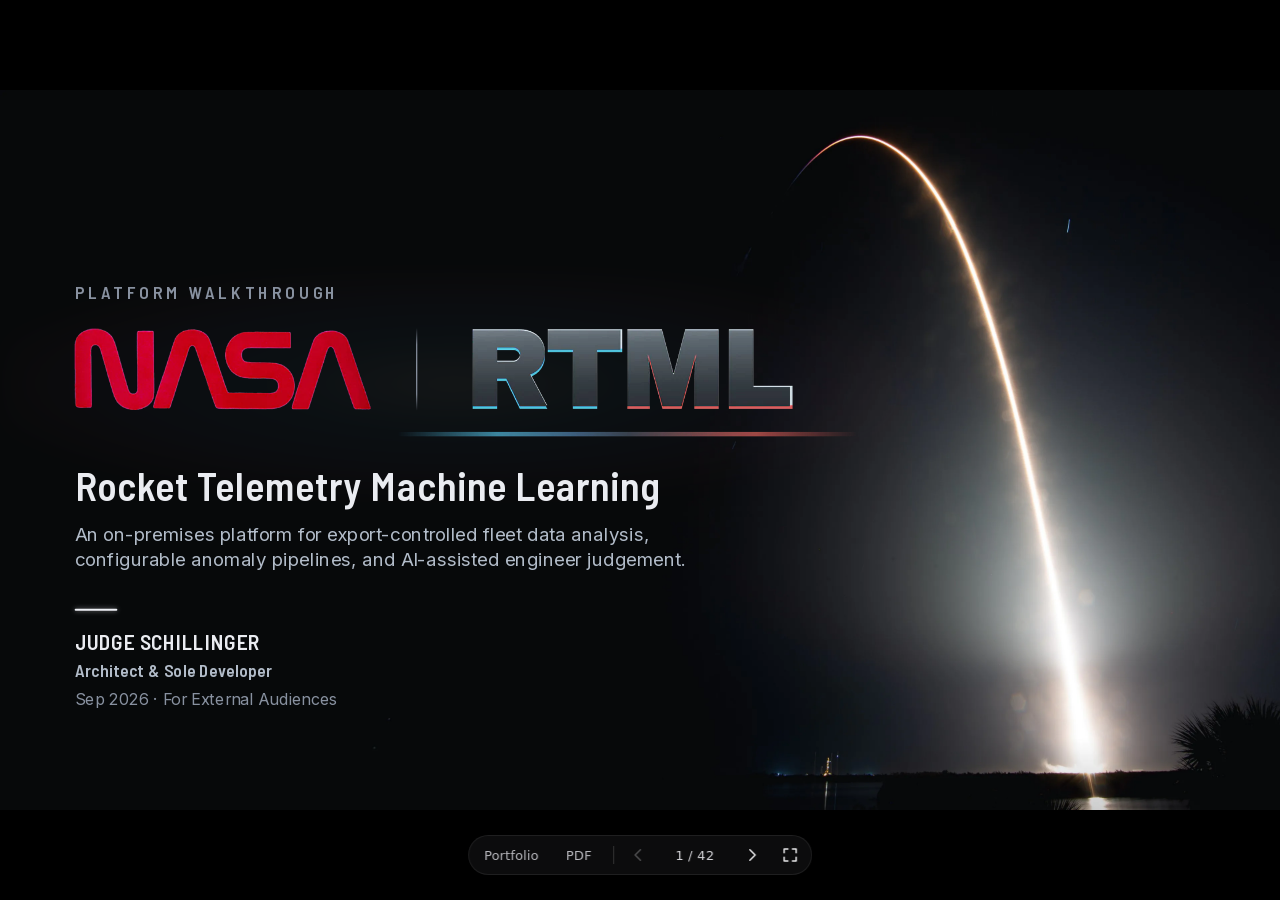
<file: rtml/index.html>
<!doctype html>
<html lang="en">
<head>
<meta charset="utf-8">
<meta name="viewport" content="width=device-width, initial-scale=1, viewport-fit=cover">
<title>RTML: Rocket Telemetry Machine Learning. A platform walkthrough by Judge Schillinger</title>
<meta name="description" content="A platform walkthrough by Judge Schillinger: an on-premises platform for export-controlled fleet data analysis, configurable anomaly pipelines, and AI-assisted engineer judgement.">
<meta name="robots" content="noindex">
<link rel="canonical" href="https://schillingerjudge.github.io/rtml/">
<meta property="og:type" content="website">
<meta property="og:site_name" content="Judge Schillinger">
<meta property="og:title" content="RTML: Rocket Telemetry Machine Learning. A platform walkthrough by Judge Schillinger">
<meta property="og:description" content="A platform walkthrough by Judge Schillinger: an on-premises platform for export-controlled fleet data analysis, configurable anomaly pipelines, and AI-assisted engineer judgement.">
<meta property="og:url" content="https://schillingerjudge.github.io/rtml/">
<meta property="og:image" content="https://schillingerjudge.github.io/rtml/og.jpg">
<meta property="og:image:type" content="image/jpeg">
<meta property="og:image:width" content="1200">
<meta property="og:image:height" content="675">
<meta property="og:image:alt" content="Title slide: RTML, Rocket Telemetry Machine Learning, by Judge Schillinger, architect and sole developer, over a long-exposure photograph of a night launch">
<meta name="twitter:card" content="summary_large_image">
<meta name="twitter:title" content="RTML: Rocket Telemetry Machine Learning. A platform walkthrough by Judge Schillinger">
<meta name="twitter:description" content="A platform walkthrough by Judge Schillinger: an on-premises platform for export-controlled fleet data analysis, configurable anomaly pipelines, and AI-assisted engineer judgement.">
<meta name="twitter:image" content="https://schillingerjudge.github.io/rtml/og.jpg">
<meta name="twitter:image:alt" content="Title slide: RTML, Rocket Telemetry Machine Learning, by Judge Schillinger, architect and sole developer, over a long-exposure photograph of a night launch">
<meta name="theme-color" content="#000000">
<link rel="icon" href="data:image/svg+xml,%3Csvg xmlns='http://www.w3.org/2000/svg' viewBox='0 0 64 64'%3E%3Ccircle cx='32' cy='32' r='29' fill='%23f3f2ec'/%3E%3Cellipse cx='32' cy='33' rx='21' ry='16' fill='%230b0d18'/%3E%3Cpath d='M17 30c2-8 10-11 16-11' fill='none' stroke='%23fff' stroke-width='3.5' stroke-linecap='round'/%3E%3Cpath d='M47 39c-2 5-8 8-14 8' fill='none' stroke='%233c7bff' stroke-width='3.5' stroke-linecap='round'/%3E%3C/svg%3E" type="image/svg+xml">
<link rel="icon" href="[data-uri]" sizes="32x32">
<script>document.documentElement.className+=' js'</script>
<link rel="preload" href="fonts/barlow-semi-condensed-latin-600.woff2?v=8bcb33bd" as="font" type="font/woff2" crossorigin>
<link rel="preload" href="fonts/barlow-semi-condensed-latin-700.woff2?v=7bca8665" as="font" type="font/woff2" crossorigin>
<link rel="preload" href="fonts/inter-latin.woff2?v=b3d52b27" as="font" type="font/woff2" crossorigin>
<link rel="stylesheet" href="viewer.css?v=e4c1bfa2">
<link rel="stylesheet" href="deck.css?v=227ef48a">
<script defer src="viewer.js?v=f9868623"></script>
</head>
<body>
<p class="nj"><a href="../">Judge Schillinger</a> · RTML: Rocket Telemetry Machine Learning · <a href="rtml-walkthrough.pdf" download title="Download the slides as a PDF (9.7 MB)">PDF</a></p>
<div class="stage">
<main class="deck" data-inline aria-label="RTML: Rocket Telemetry Machine Learning">
<div class="slide" role="group" aria-roledescription="slide" aria-label="Slide 1 of 42" data-title="Rocket Telemetry Machine Learning">
<section data-transition="fade" style="background-color:#08090b; background-image:radial-gradient(ellipse at 50% 38%, #1c2029 0%, #14161c 38%, #0b0c10 78%)">
<img src="img/ac5c62f02d7fe85bd01e46f0c0d8a47b.webp" fetchpriority="high" alt="Long-exposure photograph of a night launch: the rocket's exhaust draws one bright arc from the pad up across a dark sky" style="position:absolute; top:0px; left:0px; width:1920px; height:1080px; object-fit:cover">
<div style="position:absolute; top:276px; left:0px; width:1360px; height:330px; display:flex; flex-direction:column; background:radial-gradient(#ffffff57 0%, #6bc9ff38 30%, #c19cff29 52%, #ee6d801f 66%, #00000000 80%); opacity:0.16; filter:blur(20px)">
</div>
<p style="position:absolute; top:286px; left:112px; width:900px; font-family:'Barlow Semi Condensed', Arial, sans-serif; font-size:26px; font-weight:600; letter-spacing:6px; text-align:left; text-transform:uppercase; color:#8891a0" data-lh="1.35" data-fix="wrap">Platform walkthrough</p>
<img src="img/d2fe2eba286f98d15c21e78f51e8f37f.webp" fetchpriority="high" alt="NASA" style="position:absolute; top:358px; left:112px; width:444px; height:122px; object-fit:contain">
<div style="position:absolute; top:357px; left:624px; width:2px; height:124px; display:flex; flex-direction:column; background:linear-gradient(180deg, #ffffff00 0%, #7a8290 20%, #8891a0 50%, #7a8290 80%, #ffffff00 100%)">
</div>
<img src="img/16e1f5f3a1b204a8f307a24621a61162.webp" alt="RTML" style="position:absolute; top:355px; left:591px; width:700px; height:168px; object-fit:contain; filter:brightness(1.25)">
<p style="position:absolute; top:560px; left:112px; width:1100px; font-family:'Barlow Semi Condensed', Arial, sans-serif; font-size:60px; font-weight:600; line-height:1.1; letter-spacing:1px; text-align:left; color:#eaecf1" data-fix="wrap">Rocket Telemetry Machine Learning</p>
<div style="position:absolute; top:778px; left:112px; width:64px; height:3px; display:flex; flex-direction:column; background:#eef0f5; border-radius:2px; box-shadow:0 0 8px #eef0f58c">
</div>
<p style="position:absolute; top:806px; left:112px; width:900px; font-family:'Barlow Semi Condensed', Arial, sans-serif; font-size:32px; font-weight:600; letter-spacing:1px; text-align:left; color:#eaecf1" data-lh="1.35" data-fix="wrap">JUDGE SCHILLINGER</p>
<p style="position:absolute; top:852px; left:112px; width:900px; font-family:'Barlow Semi Condensed', Arial, sans-serif; font-size:26px; font-weight:600; letter-spacing:1px; text-align:left; color:#b2bcc9" data-lh="1.35" data-fix="wrap">Architect &amp; Sole Developer</p>
<p style="position:absolute; top:898px; left:112px; width:900px; font-family:Inter, Arial, sans-serif; font-size:24px; text-align:left; color:#8891a0" data-lh="1.4302" data-fix="wrap">Sep 2026 · For External Audiences</p>
<p style="position:absolute; top:648px; left:112px; width:940px; font-family:Inter, Arial, sans-serif; font-size:28px; line-height:1.35; text-align:left; color:#b2bcc9" data-fix="wrap">An on-premises platform for export-controlled fleet data analysis, configurable anomaly pipelines, and AI-assisted engineer judgement.</p>
</section>
</div>
<div class="slide" role="group" aria-roledescription="slide" aria-label="Slide 2 of 42" data-title="Built for launch vehicle test telemetry. Shown here on public aircraft data.">
<section data-transition="fade" style="background-color:#08090b; background-image:radial-gradient(ellipse at 50% -12%, #4d5059 0%, #2b3340 14%, #2b2536 30%, #241b22 44%, #0a0b0e 62%)">
<div style="position:absolute; top:330px; left:260px; width:1400px; height:560px; display:flex; flex-direction:column; background:radial-gradient(#ffffff4d 0%, #6bc9ff33 30%, #c19cff26 52%, #ee6d801a 66%, #00000000 80%); opacity:0.2; filter:blur(20px)">
</div>
<p style="position:absolute; top:42px; left:112px; width:247px; font-family:'Barlow Semi Condensed', Arial, sans-serif; font-size:28px; font-weight:600; letter-spacing:4px; text-transform:uppercase; white-space:nowrap; color:#ffffff; background:linear-gradient(90deg, #ffffff 0%, #ffffff 30%, #d2e4f4 55%, #e3d6ff 78%, #f6cdd4 100%); -webkit-background-clip:text; background-clip:text; -webkit-text-fill-color:transparent" data-lh="1.35" data-fix="wrap">Data notice</p>
<div style="position:absolute; top:86px; left:112px; width:1696px; height:1px; display:flex; flex-direction:column; background:linear-gradient(90deg, #ffffff 0%, #ffffffd9 18%, #6bc9ffb3 45%, #c19cff99 72%, #ee6d8080 100%); box-shadow:0 0 12px #eef0f559">
</div>
<div style="position:absolute; bottom:36px; left:112px; width:1340px; display:flex; flex-direction:row; gap:14px; align-items:end">
<p style="font-family:'Barlow Semi Condensed', Arial, sans-serif; font-size:28px; font-weight:600; line-height:1; letter-spacing:3px; white-space:nowrap; color:#b2bcc9" data-fix="wrap">02 / 42</p>
<div style="display:flex; flex-direction:row; gap:14px; align-items:center">
<div style="width:8px; height:8px; display:flex; flex-direction:column; background:#4a505a; border-radius:256px">
</div>
<p style="font-family:'Barlow Semi Condensed', Arial, sans-serif; font-size:24px; font-weight:600; line-height:1; letter-spacing:3px; text-transform:uppercase; white-space:nowrap; color:#727a88" data-fix="wrap">Judge Schillinger</p>
<div style="width:8px; height:8px; display:flex; flex-direction:column; background:#4a505a; border-radius:256px">
</div>
<p style="font-family:'Barlow Semi Condensed', Arial, sans-serif; font-size:24px; font-weight:600; line-height:1; letter-spacing:3px; text-transform:uppercase; white-space:nowrap; color:#727a88" data-fix="wrap">Illustrative photos: NASA/Joel Kowsky, NASA/Carla Thomas</p>
</div>
</div>
<img src="img/d2fe2eba286f98d15c21e78f51e8f37f.webp" loading="lazy" decoding="async" alt="NASA" style="position:absolute; right:282px; bottom:37px; width:118px; height:32px; object-fit:contain">
<div style="position:absolute; right:263px; bottom:40px; width:1px; height:26px; display:flex; flex-direction:column; background:linear-gradient(180deg, #ffffff00 0%, #7a8290 20%, #8891a0 50%, #7a8290 80%, #ffffff00 100%)">
</div>
<img src="img/16e1f5f3a1b204a8f307a24621a61162.webp" loading="lazy" decoding="async" alt="RTML" style="position:absolute; right:98px; bottom:30px; width:164px; height:39px; object-fit:contain; filter:brightness(1.25)">
<h1 style="position:absolute; top:150px; left:160px; width:1600px; font-family:'Barlow Semi Condensed', Arial, sans-serif; font-size:60px; font-weight:600; line-height:1.14; letter-spacing:0.5px; text-align:center; color:#ffffff" data-fix="wrap"><span style="color:#b6bdca">Built for launch vehicle test telemetry.</span><br>Shown here on public aircraft data.</h1>
<div style="position:absolute; top:344px; left:112px; width:800px; height:560px; display:flex; flex-direction:column; background:#0c0d10; border:1px dashed #5a6170; border-radius:10px; box-shadow:0 8px 24px #00000066">
</div>
<img src="img/7a5ee2cced74ac4310b62ba7ff7009da.webp" loading="lazy" decoding="async" alt="Black-and-white infrared photograph of a rocket lifting off at night, its exhaust flaring white beside a water tower, with dark foliage in the foreground" style="position:absolute; top:345px; left:113px; width:798px; height:558px; object-fit:cover; border-radius:9px">
<div style="position:absolute; top:664px; left:160px; width:704px; display:flex; flex-direction:column; gap:18px">
<div style="display:flex; flex-direction:row; gap:14px; align-items:center">
<x-icon name="Lock" style="color:#8891a0; width:32px; height:32px"><svg viewBox="0 0 100 100" aria-hidden="true" focusable="false"><g fill="none" stroke="currentColor" stroke-width="5" stroke-linecap="round" stroke-linejoin="round"><rect x="19" y="45" width="62" height="45" rx="5"></rect><path d="M34 45V33a16 16 0 0 1 32 0v12"></path></g><circle cx="50" cy="63" r="5.5" fill="currentColor"></circle><path d="M47.5 66h5l1.8 11h-8.6z" fill="currentColor"></path></svg></x-icon>
<p style="font-family:'Barlow Semi Condensed', Arial, sans-serif; font-size:26px; font-weight:600; line-height:1.2; letter-spacing:3px; text-transform:uppercase; white-space:nowrap; color:#8891a0" data-fix="wrap">Not in this deck</p>
</div>
<p style="font-family:Inter, Arial, sans-serif; font-size:28px; line-height:1.42; color:#b2bcc9" data-fix="wrap">The rocket telemetry the platform was originally designed for is export-controlled and appears nowhere in this deck.</p>
</div>
<div style="position:absolute; top:344px; left:1008px; width:800px; height:560px; display:flex; flex-direction:column; background:#0d1016; border:1px solid #6bc9ff80; border-radius:10px; box-shadow:0 0 44px #6bc9ff2e, 0 8px 24px #00000066">
</div>
<img src="img/301e2dc9be585cddb7148ffb6e8735b2.webp" loading="lazy" decoding="async" alt="A white four-engine NASA research aircraft in flight against a deep blue sky" style="position:absolute; top:345px; left:1009px; width:798px; height:558px; object-fit:cover; border-radius:9px">
<div style="position:absolute; top:664px; left:1056px; width:704px; display:flex; flex-direction:column; gap:18px">
<div style="display:flex; flex-direction:row; gap:14px; align-items:center">
<x-icon name="Globe" style="color:#6bc9ff; width:32px; height:32px"><svg viewBox="0 0 100 100" aria-hidden="true" focusable="false"><g fill="none" stroke="currentColor" stroke-width="4.5" stroke-linecap="round"><circle cx="50" cy="50" r="36"></circle><ellipse cx="50" cy="50" rx="15" ry="36"></ellipse><path d="M15 39h70M15 61h70"></path></g></svg></x-icon>
<p style="font-family:'Barlow Semi Condensed', Arial, sans-serif; font-size:26px; font-weight:600; line-height:1.2; letter-spacing:3px; text-transform:uppercase; white-space:nowrap; color:#eaecf1" data-fix="wrap">On screen instead</p>
</div>
<p style="font-family:Inter, Arial, sans-serif; font-size:28px; line-height:1.42; color:#eaecf1">For demonstration, the platform was loaded with NASA DASHlink Sample Flight Data (project 85), from NASA Ames Research Center's Aviation Safety Program.</p>
</div>
<x-connector x1="926" y1="624" x2="994" y2="624" head="end" style="color:#b2bcc9; border-width:3px" data-drawn=""><svg width="1" height="1" aria-hidden="true"><polyline points="926,624 988,624" fill="none" stroke="rgb(178, 188, 201)" stroke-width="3" stroke-linecap="round" stroke-linejoin="round"></polyline><polygon points="982,630 994,624 982,618" fill="rgb(178, 188, 201)"></polygon></svg></x-connector>
</section>
</div>
<div class="slide" role="group" aria-roledescription="slide" aria-label="Slide 3 of 42" data-title="Introduction">
<section data-transition="fade" style="background:radial-gradient(ellipse at 50% -12%, #4d5059 0%, #2b3340 14%, #2b2536 30%, #241b22 44%, #0a0b0e 62%), #08090b; color:#eaecf1; font-family:'Inter', Arial, sans-serif; padding:98px 112px 92px; display:flex; flex-direction:column; gap:0px">
<p style="position:absolute; left:112px; top:42px; width:281px; white-space:nowrap; font-family:'Barlow Semi Condensed', Arial, sans-serif; font-size:28px; font-weight:600; letter-spacing:4px; text-transform:uppercase; color:#ffffff; background:linear-gradient(90deg, #ffffff 0%, #ffffff 30%, #d2e4f4 55%, #e3d6ff 78%, #f6cdd4 100%); background-clip:text; -webkit-text-fill-color:transparent" data-lh="1.35" data-fix="under wrap">Introduction</p>
<div style="position:absolute; left:112px; top:86px; width:1696px; height:1px; background:linear-gradient(90deg, #ffffff 0%, rgba(255,255,255,0.85) 18%, rgba(107,201,255,0.7) 45%, rgba(193,156,255,0.6) 72%, rgba(238,109,128,0.5) 100%); box-shadow:0 0 12px rgba(238,240,245,0.35)" data-fix="under"></div>
<div style="position:absolute; left:112px; bottom:36px; width:900px; display:flex; flex-direction:row; align-items:end; gap:14px" data-fix="under">
<p style="white-space:nowrap; font-family:'Barlow Semi Condensed', Arial, sans-serif; font-size:28px; font-weight:600; line-height:1; letter-spacing:3px; color:#b2bcc9" data-fix="wrap">03 / 42</p>
<div style="display:flex; flex-direction:row; align-items:center; gap:14px"><div style="width:8px; height:8px; border-radius:50%; background:#4a505a"></div><p style="white-space:nowrap; font-family:'Barlow Semi Condensed', Arial, sans-serif; font-size:24px; font-weight:600; line-height:1; letter-spacing:3px; text-transform:uppercase; color:#727a88" data-fix="wrap">Judge Schillinger</p></div>
</div>
<img src="img/d2fe2eba286f98d15c21e78f51e8f37f.webp" loading="lazy" decoding="async" alt="NASA" style="position:absolute; right:282px; bottom:37px; width:118px; height:32px; object-fit:contain" data-fix="under"><div style="position:absolute; right:263px; bottom:40px; width:1px; height:26px; background:linear-gradient(180deg, rgba(255,255,255,0) 0%, #7a8290 20%, #8891a0 50%, #7a8290 80%, rgba(255,255,255,0) 100%)" data-fix="under"></div><img src="img/16e1f5f3a1b204a8f307a24621a61162.webp" loading="lazy" decoding="async" alt="RTML" style="position:absolute; right:98px; bottom:30px; width:164px; height:39px; object-fit:contain; filter:brightness(1.25)" data-fix="under">
<div style="position:absolute; top:420px; left:0px; width:960px; height:660px; display:flex; flex-direction:column; background:radial-gradient(ellipse at 26.2% 51.1%, rgba(214,226,255,0.20) 0%, rgba(214,226,255,0.09) 34%, rgba(214,226,255,0) 68%); filter:blur(20px)" data-fix="under">
</div>
<div style="position:relative; width:1696px; height:872px">
<svg aria-label="Flight profile of the presentation" viewBox="0 0 1696 880" width="1696" height="880" style="position:absolute; left:0px; top:0px; width:1696px; height:880px"><defs><linearGradient id="s3-trace" x1="0" y1="0" x2="1" y2="0"><stop offset="0.00" stop-color="#eef0f5"></stop><stop offset="0.20" stop-color="#c19cff"></stop><stop offset="0.40" stop-color="#6bc9ff"></stop><stop offset="0.60" stop-color="#ee6d80"></stop><stop offset="0.80" stop-color="#f4edc6"></stop><stop offset="1.00" stop-color="#eef0f5"></stop></linearGradient><filter id="s3-soft" x="-20%" y="-20%" width="140%" height="140%"><feGaussianBlur stdDeviation="8"></feGaussianBlur></filter></defs><line x1="0" y1="84" x2="1696" y2="84" stroke="#ffffff" stroke-opacity="0.045"></line><line x1="0" y1="194" x2="1696" y2="194" stroke="#ffffff" stroke-opacity="0.045"></line><line x1="0" y1="304" x2="1696" y2="304" stroke="#ffffff" stroke-opacity="0.045"></line><line x1="0" y1="414" x2="1696" y2="414" stroke="#ffffff" stroke-opacity="0.045"></line><line x1="0" y1="524" x2="1696" y2="524" stroke="#ffffff" stroke-opacity="0.045"></line><line x1="0" y1="634" x2="1696" y2="634" stroke="#ffffff" stroke-opacity="0.045"></line><line x1="0" y1="744" x2="1696" y2="744" stroke="#ffffff" stroke-opacity="0.045"></line><line x1="0" y1="854" x2="1696" y2="854" stroke="#ffffff" stroke-opacity="0.045"></line><line x1="140" y1="0" x2="140" y2="880" stroke="#ffffff" stroke-opacity="0.045"></line><line x1="280" y1="0" x2="280" y2="880" stroke="#ffffff" stroke-opacity="0.045"></line><line x1="420" y1="0" x2="420" y2="880" stroke="#ffffff" stroke-opacity="0.045"></line><line x1="560" y1="0" x2="560" y2="880" stroke="#ffffff" stroke-opacity="0.045"></line><line x1="700" y1="0" x2="700" y2="880" stroke="#ffffff" stroke-opacity="0.045"></line><line x1="840" y1="0" x2="840" y2="880" stroke="#ffffff" stroke-opacity="0.045"></line><line x1="980" y1="0" x2="980" y2="880" stroke="#ffffff" stroke-opacity="0.045"></line><line x1="1120" y1="0" x2="1120" y2="880" stroke="#ffffff" stroke-opacity="0.045"></line><line x1="1260" y1="0" x2="1260" y2="880" stroke="#ffffff" stroke-opacity="0.045"></line><line x1="1400" y1="0" x2="1400" y2="880" stroke="#ffffff" stroke-opacity="0.045"></line><line x1="1540" y1="0" x2="1540" y2="880" stroke="#ffffff" stroke-opacity="0.045"></line><line x1="1680" y1="0" x2="1680" y2="880" stroke="#ffffff" stroke-opacity="0.045"></line><path d="M 140 740 C 590 740, 1240 196, 1540 196" fill="none" stroke="#5a616c" stroke-width="4" stroke-opacity="0.55"></path><path d="M 140 740 C 590 740, 1240 196, 1540 196" pathLength="100" fill="none" stroke="url(#s3-trace)" stroke-width="12" stroke-linecap="round" stroke-dasharray="0.00 100" stroke-opacity="0.45" filter="url(#s3-soft)"></path><path d="M 140 740 C 590 740, 1240 196, 1540 196" pathLength="100" fill="none" stroke="url(#s3-trace)" stroke-width="4" stroke-linecap="round" stroke-dasharray="0.00 100" stroke-opacity="0.85"></path></svg>
<div style="position:absolute; left:680px; top:806px; width:640px; height:4px; border-radius:2px; background:linear-gradient(90deg, rgba(255,255,255,0.18) 0%, rgba(255,255,255,0.07) 100%); "></div><div style="position:absolute; left:699px; top:587px; width:2px; height:219px; background:linear-gradient(180deg, rgba(255,255,255,0.14) 0%, rgba(255,255,255,0.14) 100%)"></div><div style="position:absolute; left:979px; top:441px; width:2px; height:365px; background:linear-gradient(180deg, rgba(255,255,255,0.14) 0%, rgba(255,255,255,0.14) 100%)"></div><div style="position:absolute; left:1259px; top:298px; width:2px; height:508px; background:linear-gradient(180deg, rgba(255,255,255,0.14) 0%, rgba(255,255,255,0.14) 100%)"></div>
<div style="position:absolute; left:139px; top:630px; width:2px; height:92px; background:rgba(238,240,245,0.7)"></div><div style="position:absolute; left:10px; top:526px; width:260px; height:104px; border-radius:12px; display:flex; flex-direction:column; align-items:center; justify-content:center; gap:6px; padding:14px 12px; background:linear-gradient(90deg, rgba(107,201,255,0.16) 0%, rgba(255,255,255,0.18) 50%, rgba(238,109,128,0.16) 100%); border:2px solid #ffffff; box-shadow:0 0 60px rgba(255,255,255,0.32), -14px 0 44px rgba(107,201,255,0.34), 14px 0 44px rgba(238,109,128,0.30), 0 12px 54px rgba(193,156,255,0.26)"><p style="font-family:'Barlow Semi Condensed', Arial, sans-serif; font-size:24px; font-weight:700; letter-spacing:3px; color:#ffffff" data-lh="1.35" data-fix="wrap">01</p><p style="white-space:nowrap; text-align:center; font-family:'Barlow Semi Condensed', Arial, sans-serif; font-size:28px; font-weight:700; line-height:1.1; letter-spacing:1px; text-transform:uppercase; color:#ffffff" data-fix="wrap">Introduction</p></div><div style="position:absolute; left:419px; top:705px; width:2px; height:52px; background:rgba(255,255,255,0.14)"></div><div style="position:absolute; left:200px; top:757px; width:440px; height:104px; border-radius:12px; display:flex; flex-direction:column; align-items:center; justify-content:center; gap:6px; padding:14px 12px; background:linear-gradient(180deg, rgba(255,255,255,0.05) 0%, rgba(255,255,255,0.03) 100%); border:1px solid rgba(255,255,255,0.14); box-shadow:0 8px 24px rgba(0,0,0,0.4)"><p style="font-family:'Barlow Semi Condensed', Arial, sans-serif; font-size:24px; font-weight:700; letter-spacing:3px; color:#636b78" data-lh="1.35" data-fix="wrap">02</p><p style="white-space:nowrap; text-align:center; font-family:'Barlow Semi Condensed', Arial, sans-serif; font-size:28px; font-weight:700; line-height:1.1; letter-spacing:1px; text-transform:uppercase; color:#7d8695" data-fix="wrap">Platform &amp; Groundwork</p></div><div style="position:absolute; left:699px; top:459px; width:2px; height:92px; background:rgba(255,255,255,0.14)"></div><div style="position:absolute; left:530px; top:355px; width:340px; height:104px; border-radius:12px; display:flex; flex-direction:column; align-items:center; justify-content:center; gap:6px; padding:14px 12px; background:linear-gradient(180deg, rgba(255,255,255,0.05) 0%, rgba(255,255,255,0.03) 100%); border:1px solid rgba(255,255,255,0.14); box-shadow:0 8px 24px rgba(0,0,0,0.4)"><p style="font-family:'Barlow Semi Condensed', Arial, sans-serif; font-size:24px; font-weight:700; letter-spacing:3px; color:#636b78" data-lh="1.35" data-fix="wrap">03</p><p style="white-space:nowrap; text-align:center; font-family:'Barlow Semi Condensed', Arial, sans-serif; font-size:28px; font-weight:700; line-height:1.1; letter-spacing:1px; text-transform:uppercase; color:#7d8695" data-fix="wrap">Rocket Telemetry</p></div><div style="position:absolute; left:979px; top:313px; width:2px; height:92px; background:rgba(255,255,255,0.14)"></div><div style="position:absolute; left:810px; top:209px; width:340px; height:104px; border-radius:12px; display:flex; flex-direction:column; align-items:center; justify-content:center; gap:6px; padding:14px 12px; background:linear-gradient(180deg, rgba(255,255,255,0.05) 0%, rgba(255,255,255,0.03) 100%); border:1px solid rgba(255,255,255,0.14); box-shadow:0 8px 24px rgba(0,0,0,0.4)"><p style="font-family:'Barlow Semi Condensed', Arial, sans-serif; font-size:24px; font-weight:700; letter-spacing:3px; color:#636b78" data-lh="1.35" data-fix="wrap">04</p><p style="white-space:nowrap; text-align:center; font-family:'Barlow Semi Condensed', Arial, sans-serif; font-size:28px; font-weight:700; line-height:1.1; letter-spacing:1px; text-transform:uppercase; color:#7d8695" data-fix="wrap">Machine Learning</p></div><div style="position:absolute; left:1259px; top:170px; width:2px; height:92px; background:rgba(255,255,255,0.14)"></div><div style="position:absolute; left:1090px; top:66px; width:340px; height:104px; border-radius:12px; display:flex; flex-direction:column; align-items:center; justify-content:center; gap:6px; padding:14px 12px; background:linear-gradient(180deg, rgba(255,255,255,0.05) 0%, rgba(255,255,255,0.03) 100%); border:1px solid rgba(255,255,255,0.14); box-shadow:0 8px 24px rgba(0,0,0,0.4)"><p style="font-family:'Barlow Semi Condensed', Arial, sans-serif; font-size:24px; font-weight:700; letter-spacing:3px; color:#636b78" data-lh="1.35" data-fix="wrap">05</p><p style="white-space:nowrap; text-align:center; font-family:'Barlow Semi Condensed', Arial, sans-serif; font-size:28px; font-weight:700; line-height:1.1; letter-spacing:1px; text-transform:uppercase; color:#7d8695" data-fix="wrap">The Studio</p></div><div style="position:absolute; left:1539px; top:214px; width:2px; height:52px; background:rgba(255,255,255,0.14)"></div><div style="position:absolute; left:1410px; top:266px; width:260px; height:104px; border-radius:12px; display:flex; flex-direction:column; align-items:center; justify-content:center; gap:6px; padding:14px 12px; background:linear-gradient(180deg, rgba(255,255,255,0.05) 0%, rgba(255,255,255,0.03) 100%); border:1px solid rgba(255,255,255,0.14); box-shadow:0 8px 24px rgba(0,0,0,0.4)"><p style="font-family:'Barlow Semi Condensed', Arial, sans-serif; font-size:24px; font-weight:700; letter-spacing:3px; color:#636b78" data-lh="1.35" data-fix="wrap">06</p><p style="white-space:nowrap; text-align:center; font-family:'Barlow Semi Condensed', Arial, sans-serif; font-size:28px; font-weight:700; line-height:1.1; letter-spacing:1px; text-transform:uppercase; color:#7d8695" data-fix="wrap">Closing</p></div>
<x-shape kind="ellipse" style="position:absolute; left:124px; top:724px; width:32px; height:32px; background:#ffffff; border:3px solid #0a0b0e; box-shadow:0 0 40px rgba(255,255,255,0.9), -12px 0 60px rgba(107,201,255,0.6), 12px 0 60px rgba(238,109,128,0.55), 0 10px 70px rgba(193,156,255,0.5)"></x-shape><x-shape kind="ellipse" style="position:absolute; left:408px; top:675px; width:24px; height:24px; background:#0e1013; border:3px solid #4a505a"></x-shape><x-shape kind="ellipse" style="position:absolute; left:688px; top:557px; width:24px; height:24px; background:#0e1013; border:3px solid #4a505a"></x-shape><x-shape kind="ellipse" style="position:absolute; left:968px; top:411px; width:24px; height:24px; background:#0e1013; border:3px solid #4a505a"></x-shape><x-shape kind="ellipse" style="position:absolute; left:1248px; top:268px; width:24px; height:24px; background:#0e1013; border:3px solid #4a505a"></x-shape><x-shape kind="ellipse" style="position:absolute; left:1528px; top:184px; width:24px; height:24px; background:#0e1013; border:3px solid #4a505a"></x-shape>
</div>
</section>
</div>
<div class="slide" role="group" aria-roledescription="slide" aria-label="Slide 4 of 42" data-title="The problem: launch vehicle engine recordings were compared manually, and their history went largely unused">
<section data-transition="fade" style="background-color:#08090b; background-image:radial-gradient(ellipse at 50% -12%, #4d5059 0%, #2b3340 14%, #2b2536 30%, #241b22 44%, #0a0b0e 62%)">
<p style="position:absolute; top:42px; left:112px; width:281px; font-family:'Barlow Semi Condensed', Arial, sans-serif; font-size:28px; font-weight:600; letter-spacing:4px; text-transform:uppercase; white-space:nowrap; color:#ffffff; background:linear-gradient(90deg, #ffffff 0%, #ffffff 30%, #d2e4f4 55%, #e3d6ff 78%, #f6cdd4 100%); -webkit-background-clip:text; background-clip:text; -webkit-text-fill-color:transparent" data-lh="1.35" data-fix="wrap">Introduction</p>
<div style="position:absolute; top:86px; left:112px; width:1696px; height:1px; display:flex; flex-direction:column; background:linear-gradient(90deg, #ffffff 0%, #ffffffd9 18%, #6bc9ffb3 45%, #c19cff99 72%, #ee6d8080 100%); box-shadow:0 0 12px #eef0f559">
</div>
<div style="position:absolute; bottom:36px; left:112px; width:900px; display:flex; flex-direction:row; gap:14px; align-items:end">
<p style="font-family:'Barlow Semi Condensed', Arial, sans-serif; font-size:28px; font-weight:600; line-height:1; letter-spacing:3px; white-space:nowrap; color:#b2bcc9" data-fix="wrap">04 / 42</p>
<div style="display:flex; flex-direction:row; gap:14px; align-items:center">
<div style="width:8px; height:8px; display:flex; flex-direction:column; background:#4a505a; border-radius:256px">
</div>
<p style="font-family:'Barlow Semi Condensed', Arial, sans-serif; font-size:24px; font-weight:600; line-height:1; letter-spacing:3px; text-transform:uppercase; white-space:nowrap; color:#727a88" data-fix="wrap">Judge Schillinger</p>
</div>
</div>
<img src="img/d2fe2eba286f98d15c21e78f51e8f37f.webp" loading="lazy" decoding="async" alt="NASA" style="position:absolute; right:282px; bottom:37px; width:118px; height:32px; object-fit:contain">
<div style="position:absolute; right:263px; bottom:40px; width:1px; height:26px; display:flex; flex-direction:column; background:linear-gradient(180deg, #ffffff00 0%, #7a8290 20%, #8891a0 50%, #7a8290 80%, #ffffff00 100%)">
</div>
<img src="img/16e1f5f3a1b204a8f307a24621a61162.webp" loading="lazy" decoding="async" alt="RTML" style="position:absolute; right:98px; bottom:30px; width:164px; height:39px; object-fit:contain; filter:brightness(1.25)">
<h1 style="position:absolute; top:118px; left:112px; width:1696px; font-family:'Barlow Semi Condensed', Arial, sans-serif; font-size:38px; font-weight:600; line-height:1.12; color:#eaecf1" data-fix="wrap">The problem: launch vehicle engine recordings were compared manually, and their history went largely unused</h1>
<div style="position:absolute; top:226px; left:788px; width:1040px; height:683px; display:flex; flex-direction:column; background:radial-gradient(#ffffff47 0%, #6bc9ff2e 30%, #c19cff21 52%, #ee6d8017 66%, #00000000 80%); filter:blur(20px)">
</div>
<div style="position:absolute; top:196px; left:808px; width:1000px; height:693px; display:flex; flex-direction:column; background:#0e1013; border:1px solid #3a3f48; border-radius:8px; box-shadow:0 30px 70px #000000b3, 0 8px 20px #00000080">
</div>
<img src="img/9c6abda4790246f18bd961035d2023e4.webp" loading="lazy" decoding="async" alt="A rocket engine firing on a test stand, flame and spray below the nozzle, with a water tower visible outside the stand" style="position:absolute; top:197px; left:809px; width:998px; height:691px; border-radius:7px">
<p style="position:absolute; top:907px; left:808px; width:1000px; font-family:Inter, Arial, sans-serif; font-size:24px; line-height:1.3; white-space:nowrap; color:#8891a0" data-fix="wrap">Illustrative: a Merlin 1D engine firing on a test stand.</p>
<div style="position:absolute; top:196px; left:112px; width:624px; height:135px; display:flex; flex-direction:column; gap:6px">
<h3 style="font-family:'Barlow Semi Condensed', Arial, sans-serif; font-size:30px; font-weight:600; line-height:1.15; letter-spacing:2px; text-transform:uppercase; color:#eaecf1" data-fix="wrap">No data pipeline</h3>
<p style="font-family:Inter, Arial, sans-serif; font-size:24px; line-height:1.3; color:#b2bcc9" data-fix="wrap">High-volume telemetry sat in a compressed binary format. Decoding even one test into a Python-ready format was slow, limiting what could be learned.</p>
</div>
<div style="position:absolute; top:362px; left:112px; width:624px; height:1px; display:flex; flex-direction:column; background:#ffffff24">
</div>
<div style="position:absolute; top:393px; left:112px; width:624px; height:135px; display:flex; flex-direction:column; gap:6px">
<h3 style="font-family:'Barlow Semi Condensed', Arial, sans-serif; font-size:30px; font-weight:600; line-height:1.15; letter-spacing:2px; text-transform:uppercase; color:#eaecf1" data-fix="wrap">No shared conventions</h3>
<p style="font-family:Inter, Arial, sans-serif; font-size:24px; line-height:1.3; color:#b2bcc9" data-fix="wrap">Each test held 1,000–10,000 channels, with names and units that changed from test to test. Sampling was asynchronous and non-uniform, at 50 to 20,000 Hz.</p>
</div>
<div style="position:absolute; top:559px; left:112px; width:624px; height:1px; display:flex; flex-direction:column; background:#ffffff24">
</div>
<div style="position:absolute; top:590px; left:112px; width:624px; height:103px; display:flex; flex-direction:column; gap:6px">
<h3 style="font-family:'Barlow Semi Condensed', Arial, sans-serif; font-size:30px; font-weight:600; line-height:1.15; letter-spacing:2px; text-transform:uppercase; color:#eaecf1" data-fix="wrap">No anomaly history</h3>
<p style="font-family:Inter, Arial, sans-serif; font-size:24px; line-height:1.3; color:#b2bcc9" data-fix="wrap">Past anomalies were documented only in individual test reviews, never as structured, searchable data.</p>
</div>
<div style="position:absolute; top:716px; left:112px; width:624px; display:flex; flex-direction:column; gap:12px; padding:32px 36px; background:#ffffff0d; border:1px solid #ffffff24; border-radius:8px">
<h3 style="font-family:'Barlow Semi Condensed', Arial, sans-serif; font-size:30px; font-weight:600; line-height:1.15; letter-spacing:2px; text-transform:uppercase; color:#eaecf1" data-fix="wrap">Impossible to learn from</h3>
<p style="font-family:Inter, Arial, sans-serif; font-size:24px; line-height:1.3; color:#b2bcc9" data-fix="wrap">Engineers needed one platform where every test could be measured against the rest...</p>
</div>
</section>
</div>
<div class="slide" role="group" aria-roledescription="slide" aria-label="Slide 5 of 42" data-title="I built RTML as the solution. Every recording goes through five stages:">
<section data-transition="fade" style="background-color:#08090b; background-image:radial-gradient(ellipse at 50% -12%, #4d5059 0%, #2b3340 14%, #2b2536 30%, #241b22 44%, #0a0b0e 62%)">
<p style="position:absolute; top:42px; left:112px; width:281px; font-family:'Barlow Semi Condensed', Arial, sans-serif; font-size:28px; font-weight:600; letter-spacing:4px; text-transform:uppercase; white-space:nowrap; color:#ffffff; background:linear-gradient(90deg, #ffffff 0%, #ffffff 30%, #d2e4f4 55%, #e3d6ff 78%, #f6cdd4 100%); -webkit-background-clip:text; background-clip:text; -webkit-text-fill-color:transparent" data-lh="1.35" data-fix="wrap">Introduction</p>
<div style="position:absolute; top:86px; left:112px; width:1696px; height:1px; display:flex; flex-direction:column; background:linear-gradient(90deg, #ffffff 0%, #ffffffd9 18%, #6bc9ffb3 45%, #c19cff99 72%, #ee6d8080 100%); box-shadow:0 0 12px #eef0f559">
</div>
<div style="position:absolute; bottom:36px; left:112px; width:900px; display:flex; flex-direction:row; gap:14px; align-items:end">
<p style="font-family:'Barlow Semi Condensed', Arial, sans-serif; font-size:28px; font-weight:600; line-height:1; letter-spacing:3px; white-space:nowrap; color:#b2bcc9" data-fix="wrap">05 / 42</p>
<div style="display:flex; flex-direction:row; gap:14px; align-items:center">
<div style="width:8px; height:8px; display:flex; flex-direction:column; background:#4a505a; border-radius:256px">
</div>
<p style="font-family:'Barlow Semi Condensed', Arial, sans-serif; font-size:24px; font-weight:600; line-height:1; letter-spacing:3px; text-transform:uppercase; white-space:nowrap; color:#727a88" data-fix="wrap">Judge Schillinger</p>
</div>
</div>
<img src="img/d2fe2eba286f98d15c21e78f51e8f37f.webp" loading="lazy" decoding="async" alt="NASA" style="position:absolute; right:282px; bottom:37px; width:118px; height:32px; object-fit:contain">
<div style="position:absolute; right:263px; bottom:40px; width:1px; height:26px; display:flex; flex-direction:column; background:linear-gradient(180deg, #ffffff00 0%, #7a8290 20%, #8891a0 50%, #7a8290 80%, #ffffff00 100%)">
</div>
<img src="img/16e1f5f3a1b204a8f307a24621a61162.webp" loading="lazy" decoding="async" alt="RTML" style="position:absolute; right:98px; bottom:30px; width:164px; height:39px; object-fit:contain; filter:brightness(1.25)">
<h1 style="position:absolute; top:118px; left:112px; width:1696px; font-family:'Barlow Semi Condensed', Arial, sans-serif; font-size:38px; font-weight:600; line-height:1.12; color:#eaecf1" data-fix="wrap">I built RTML as the solution. Every recording goes through five stages:</h1>
<svg xmlns="http://www.w3.org/2000/svg" aria-label="Five stages joined by one line, each colored by the role that carries it out: ingest and publish by the administrator, detect by ML engineers, and review and explore by rocket engineers" viewBox="0 0 1920 1080" style="position:absolute; top:0; left:50%; width:1920px; height:1080px; transform:translateX(-50%)"><defs><linearGradient id="s5l" gradientUnits="userSpaceOnUse" x1="0" y1="223" x2="0" y2="737"><stop offset="0" stop-color="#eef0f5" stop-opacity="0.55"></stop><stop offset="1" stop-color="#eef0f5" stop-opacity="0.2"></stop></linearGradient></defs><path d="M 140 223 L 140 737" stroke="url(#s5l)" stroke-width="2" fill="none"></path><circle cx="140" cy="223" r="24" fill="#0e1013"></circle><circle cx="140" cy="223" r="24" fill="#f4edc6" fill-opacity="0.12" stroke="#f4edc6" stroke-width="2"></circle><circle cx="140" cy="352" r="24" fill="#0e1013"></circle><circle cx="140" cy="352" r="24" fill="#ee6d80" fill-opacity="0.12" stroke="#ee6d80" stroke-width="2"></circle><circle cx="140" cy="480" r="24" fill="#0e1013"></circle><circle cx="140" cy="480" r="24" fill="#f4edc6" fill-opacity="0.12" stroke="#f4edc6" stroke-width="2"></circle><circle cx="140" cy="609" r="24" fill="#0e1013"></circle><circle cx="140" cy="609" r="24" fill="#6bc9ff" fill-opacity="0.12" stroke="#6bc9ff" stroke-width="2"></circle><circle cx="140" cy="737" r="24" fill="#0e1013"></circle><circle cx="140" cy="737" r="24" fill="#6bc9ff" fill-opacity="0.12" stroke="#6bc9ff" stroke-width="2"></circle></svg>
<p style="position:absolute; top:209px; left:116px; width:48px; font-family:'Barlow Semi Condensed', Arial, sans-serif; font-size:24px; font-weight:600; line-height:1.2; text-align:center; color:#f4edc6" data-fix="wrap">1</p>
<div style="position:absolute; top:206px; left:196px; width:660px; display:flex; flex-direction:row; gap:22px; align-items:end">
<p style="font-family:'Barlow Semi Condensed', Arial, sans-serif; font-size:30px; font-weight:600; line-height:1.15; letter-spacing:2px; text-transform:uppercase; white-space:nowrap; color:#eaecf1" data-fix="wrap">Ingest</p>
<p style="padding:0 0 2px; font-family:'Barlow Semi Condensed', Arial, sans-serif; font-size:24px; font-weight:600; line-height:1.15; letter-spacing:3px; text-transform:uppercase; white-space:nowrap; color:#f4edc6" data-fix="wrap">Administrator</p>
</div>
<p style="position:absolute; top:244px; left:196px; width:660px; font-family:Inter, Arial, sans-serif; font-size:24px; line-height:1.3; color:#b2bcc9" data-fix="wrap">The administrator uploads each recording, which RTML decodes, validates, and freezes.</p>
<p style="position:absolute; top:338px; left:116px; width:48px; font-family:'Barlow Semi Condensed', Arial, sans-serif; font-size:24px; font-weight:600; line-height:1.2; text-align:center; color:#ee6d80" data-fix="wrap">2</p>
<div style="position:absolute; top:335px; left:196px; width:660px; display:flex; flex-direction:row; gap:22px; align-items:end">
<p style="font-family:'Barlow Semi Condensed', Arial, sans-serif; font-size:30px; font-weight:600; line-height:1.15; letter-spacing:2px; text-transform:uppercase; white-space:nowrap; color:#eaecf1" data-fix="wrap">Detect</p>
<p style="padding:0 0 2px; font-family:'Barlow Semi Condensed', Arial, sans-serif; font-size:24px; font-weight:600; line-height:1.15; letter-spacing:3px; text-transform:uppercase; white-space:nowrap; color:#ee6d80" data-fix="wrap">ML Engineer</p>
</div>
<p style="position:absolute; top:373px; left:196px; width:660px; font-family:Inter, Arial, sans-serif; font-size:24px; line-height:1.3; color:#b2bcc9" data-fix="wrap">ML engineers build and test pipelines that score each channel for anomalous behavior against its fleet.</p>
<p style="position:absolute; top:466px; left:116px; width:48px; font-family:'Barlow Semi Condensed', Arial, sans-serif; font-size:24px; font-weight:600; line-height:1.2; text-align:center; color:#f4edc6" data-fix="wrap">3</p>
<div style="position:absolute; top:463px; left:196px; width:660px; display:flex; flex-direction:row; gap:22px; align-items:end">
<p style="font-family:'Barlow Semi Condensed', Arial, sans-serif; font-size:30px; font-weight:600; line-height:1.15; letter-spacing:2px; text-transform:uppercase; white-space:nowrap; color:#eaecf1" data-fix="wrap">Publish</p>
<p style="padding:0 0 2px; font-family:'Barlow Semi Condensed', Arial, sans-serif; font-size:24px; font-weight:600; line-height:1.15; letter-spacing:3px; text-transform:uppercase; white-space:nowrap; color:#f4edc6" data-fix="wrap">Administrator</p>
</div>
<p style="position:absolute; top:501px; left:196px; width:660px; font-family:Inter, Arial, sans-serif; font-size:24px; line-height:1.3; color:#b2bcc9" data-fix="wrap">When ML engineers finalize a pipeline, it is sent to the administrator, who runs it and publishes its evidence.</p>
<p style="position:absolute; top:595px; left:116px; width:48px; font-family:'Barlow Semi Condensed', Arial, sans-serif; font-size:24px; font-weight:600; line-height:1.2; text-align:center; color:#6bc9ff" data-fix="wrap">4</p>
<div style="position:absolute; top:592px; left:196px; width:660px; display:flex; flex-direction:row; gap:22px; align-items:end">
<p style="font-family:'Barlow Semi Condensed', Arial, sans-serif; font-size:30px; font-weight:600; line-height:1.15; letter-spacing:2px; text-transform:uppercase; white-space:nowrap; color:#eaecf1" data-fix="wrap">Review</p>
<p style="padding:0 0 2px; font-family:'Barlow Semi Condensed', Arial, sans-serif; font-size:24px; font-weight:600; line-height:1.15; letter-spacing:3px; text-transform:uppercase; white-space:nowrap; color:#6bc9ff" data-fix="wrap">Rocket Engineer</p>
</div>
<p style="position:absolute; top:630px; left:196px; width:660px; font-family:Inter, Arial, sans-serif; font-size:24px; line-height:1.3; color:#b2bcc9" data-fix="wrap">Domain experts review and rate their team's flagged channels; verified anomalies are officially published.</p>
<p style="position:absolute; top:723px; left:116px; width:48px; font-family:'Barlow Semi Condensed', Arial, sans-serif; font-size:24px; font-weight:600; line-height:1.2; text-align:center; color:#6bc9ff" data-fix="wrap">5</p>
<div style="position:absolute; top:720px; left:196px; width:660px; display:flex; flex-direction:row; gap:22px; align-items:end">
<p style="font-family:'Barlow Semi Condensed', Arial, sans-serif; font-size:30px; font-weight:600; line-height:1.15; letter-spacing:2px; text-transform:uppercase; white-space:nowrap; color:#eaecf1" data-fix="wrap">Explore</p>
<p style="padding:0 0 2px; font-family:'Barlow Semi Condensed', Arial, sans-serif; font-size:24px; font-weight:600; line-height:1.15; letter-spacing:3px; text-transform:uppercase; white-space:nowrap; color:#6bc9ff" data-fix="wrap">Rocket Engineer</p>
</div>
<p style="position:absolute; top:758px; left:196px; width:660px; font-family:Inter, Arial, sans-serif; font-size:24px; line-height:1.3; color:#b2bcc9" data-fix="wrap">Engineers trace each unit's recording and anomaly history in <b style="font-weight:600; color:#eaecf1">Hardware</b>, measure any test, engine, or flight against its fleet in <b style="font-weight:600; color:#eaecf1">Analyze</b>, and carry their findings into team data reviews through <b style="font-weight:600; color:#eaecf1">Teams</b>. All 700 GB of telemetry is served instantly from one shared server.</p>
<div style="position:absolute; top:236px; left:880px; width:948px; height:619px; display:flex; flex-direction:column; background:radial-gradient(#6bc9ff6b 0%, #6bc9ff24 55%, #00000000 78%); filter:blur(20px)">
</div>
<div style="position:absolute; top:206px; left:900px; width:908px; height:629px; display:flex; flex-direction:column; background:#0e1013; border:1px solid #3a3f48; border-radius:8px; box-shadow:0 30px 70px #000000b3, 0 8px 20px #00000080">
</div>
<img src="img/424cd9f79dfdc139cf133a3d5e7f9846.webp" loading="lazy" decoding="async" alt="RTML Analyze: altitude rate for three Departure tests over the fleet band, with the cursor at t = 226.2 s and each test's readout in the legend" style="position:absolute; top:207px; left:901px; width:906px; height:627px; border-radius:7px">
<p style="position:absolute; top:853px; left:900px; width:908px; font-family:Inter, Arial, sans-serif; font-size:24px; line-height:1.3; white-space:nowrap; color:#8891a0" data-fix="wrap">On screen: the Analyze tab, with three tests over their fleet band.</p>
</section>
</div>
<div class="slide" role="group" aria-roledescription="slide" aria-label="Slide 6 of 42" data-title="Platform &amp; Groundwork">
<section data-transition="fade" style="background:radial-gradient(ellipse at 50% -12%, #4e4669 0%, #262334 30%, #0a0b0e 62%), #08090b; color:#eaecf1; font-family:'Inter', Arial, sans-serif; padding:98px 112px 92px; display:flex; flex-direction:column; gap:0px">
<p style="position:absolute; left:112px; top:42px; width:1400px; font-family:'Barlow Semi Condensed', Arial, sans-serif; font-size:28px; font-weight:600; letter-spacing:4px; text-transform:uppercase; color:#8891a0" data-lh="1.35" data-fix="under wrap"><span style="color:#c19cff">Platform &amp; Groundwork</span></p>
<div style="position:absolute; left:112px; top:86px; width:1696px; height:1px; background:linear-gradient(90deg, #c19cff 0%, rgba(193,156,255,0.8) 40%, rgba(193,156,255,0.5) 100%); box-shadow:0 0 12px rgba(193,156,255,0.35)" data-fix="under"></div>
<div style="position:absolute; left:112px; bottom:36px; width:900px; display:flex; flex-direction:row; align-items:end; gap:14px" data-fix="under">
<p style="white-space:nowrap; font-family:'Barlow Semi Condensed', Arial, sans-serif; font-size:28px; font-weight:600; line-height:1; letter-spacing:3px; color:#b2bcc9" data-fix="wrap">06 / 42</p>
<div style="display:flex; flex-direction:row; align-items:center; gap:14px"><div style="width:8px; height:8px; border-radius:50%; background:#4a505a"></div><p style="white-space:nowrap; font-family:'Barlow Semi Condensed', Arial, sans-serif; font-size:24px; font-weight:600; line-height:1; letter-spacing:3px; text-transform:uppercase; color:#727a88" data-fix="wrap">Judge Schillinger</p></div>
</div>
<img src="img/d2fe2eba286f98d15c21e78f51e8f37f.webp" loading="lazy" decoding="async" alt="NASA" style="position:absolute; right:282px; bottom:37px; width:118px; height:32px; object-fit:contain" data-fix="under"><div style="position:absolute; right:263px; bottom:40px; width:1px; height:26px; background:linear-gradient(180deg, rgba(255,255,255,0) 0%, #7a8290 20%, #8891a0 50%, #7a8290 80%, rgba(255,255,255,0) 100%)" data-fix="under"></div><img src="img/16e1f5f3a1b204a8f307a24621a61162.webp" loading="lazy" decoding="async" alt="RTML" style="position:absolute; right:98px; bottom:30px; width:164px; height:39px; object-fit:contain; filter:brightness(1.25)" data-fix="under">
<div style="position:absolute; top:420px; left:52px; width:960px; height:660px; display:flex; flex-direction:column; background:radial-gradient(ellipse at 50.0% 64.5%, rgba(193,156,255,0.20) 0%, rgba(193,156,255,0.09) 34%, rgba(193,156,255,0) 68%); filter:blur(20px)" data-fix="under">
</div>
<div style="position:relative; width:1696px; height:872px">
<svg aria-label="Flight profile of the presentation" viewBox="0 0 1696 880" width="1696" height="880" style="position:absolute; left:0px; top:0px; width:1696px; height:880px"><defs><linearGradient id="s6-trace" x1="0" y1="0" x2="1" y2="0"><stop offset="0.00" stop-color="#eef0f5"></stop><stop offset="0.20" stop-color="#c19cff"></stop><stop offset="0.40" stop-color="#6bc9ff"></stop><stop offset="0.60" stop-color="#ee6d80"></stop><stop offset="0.80" stop-color="#f4edc6"></stop><stop offset="1.00" stop-color="#eef0f5"></stop></linearGradient><filter id="s6-soft" x="-20%" y="-20%" width="140%" height="140%"><feGaussianBlur stdDeviation="8"></feGaussianBlur></filter></defs><line x1="0" y1="84" x2="1696" y2="84" stroke="#ffffff" stroke-opacity="0.045"></line><line x1="0" y1="194" x2="1696" y2="194" stroke="#ffffff" stroke-opacity="0.045"></line><line x1="0" y1="304" x2="1696" y2="304" stroke="#ffffff" stroke-opacity="0.045"></line><line x1="0" y1="414" x2="1696" y2="414" stroke="#ffffff" stroke-opacity="0.045"></line><line x1="0" y1="524" x2="1696" y2="524" stroke="#ffffff" stroke-opacity="0.045"></line><line x1="0" y1="634" x2="1696" y2="634" stroke="#ffffff" stroke-opacity="0.045"></line><line x1="0" y1="744" x2="1696" y2="744" stroke="#ffffff" stroke-opacity="0.045"></line><line x1="0" y1="854" x2="1696" y2="854" stroke="#ffffff" stroke-opacity="0.045"></line><line x1="140" y1="0" x2="140" y2="880" stroke="#ffffff" stroke-opacity="0.045"></line><line x1="280" y1="0" x2="280" y2="880" stroke="#ffffff" stroke-opacity="0.045"></line><line x1="420" y1="0" x2="420" y2="880" stroke="#ffffff" stroke-opacity="0.045"></line><line x1="560" y1="0" x2="560" y2="880" stroke="#ffffff" stroke-opacity="0.045"></line><line x1="700" y1="0" x2="700" y2="880" stroke="#ffffff" stroke-opacity="0.045"></line><line x1="840" y1="0" x2="840" y2="880" stroke="#ffffff" stroke-opacity="0.045"></line><line x1="980" y1="0" x2="980" y2="880" stroke="#ffffff" stroke-opacity="0.045"></line><line x1="1120" y1="0" x2="1120" y2="880" stroke="#ffffff" stroke-opacity="0.045"></line><line x1="1260" y1="0" x2="1260" y2="880" stroke="#ffffff" stroke-opacity="0.045"></line><line x1="1400" y1="0" x2="1400" y2="880" stroke="#ffffff" stroke-opacity="0.045"></line><line x1="1540" y1="0" x2="1540" y2="880" stroke="#ffffff" stroke-opacity="0.045"></line><line x1="1680" y1="0" x2="1680" y2="880" stroke="#ffffff" stroke-opacity="0.045"></line><path d="M 140 740 C 590 740, 1240 196, 1540 196" fill="none" stroke="#5a616c" stroke-width="4" stroke-opacity="0.55"></path><path d="M 140 740 C 590 740, 1240 196, 1540 196" pathLength="100" fill="none" stroke="url(#s6-trace)" stroke-width="12" stroke-linecap="round" stroke-dasharray="18.88 100" stroke-opacity="0.45" filter="url(#s6-soft)"></path><path d="M 140 740 C 590 740, 1240 196, 1540 196" pathLength="100" fill="none" stroke="url(#s6-trace)" stroke-width="4" stroke-linecap="round" stroke-dasharray="18.88 100" stroke-opacity="0.85"></path></svg>
<div style="position:absolute; left:680px; top:806px; width:640px; height:4px; border-radius:2px; background:linear-gradient(90deg, #c19cff 0%, rgba(193,156,255,0.75) 100%); box-shadow:0 0 24px rgba(193,156,255,0.6);"></div><div style="position:absolute; left:699px; top:587px; width:2px; height:219px; background:linear-gradient(180deg, rgba(255,255,255,0.14) 0%, rgba(193,156,255,0.6) 100%)"></div><div style="position:absolute; left:979px; top:441px; width:2px; height:365px; background:linear-gradient(180deg, rgba(255,255,255,0.14) 0%, rgba(193,156,255,0.6) 100%)"></div><div style="position:absolute; left:1259px; top:298px; width:2px; height:508px; background:linear-gradient(180deg, rgba(255,255,255,0.14) 0%, rgba(193,156,255,0.6) 100%)"></div>
<div style="position:absolute; left:139px; top:630px; width:2px; height:92px; background:rgba(238,240,245,0.3)"></div><div style="position:absolute; left:10px; top:526px; width:260px; height:104px; border-radius:12px; display:flex; flex-direction:column; align-items:center; justify-content:center; gap:6px; padding:14px 12px; background:linear-gradient(180deg, rgba(238,240,245,0.1) 0%, rgba(238,240,245,0.03) 100%); border:1px solid rgba(238,240,245,0.3); box-shadow:0 8px 24px rgba(0,0,0,0.4)"><p style="font-family:'Barlow Semi Condensed', Arial, sans-serif; font-size:24px; font-weight:700; letter-spacing:3px; color:#8b8c91" data-lh="1.35" data-fix="wrap">01</p><p style="white-space:nowrap; text-align:center; font-family:'Barlow Semi Condensed', Arial, sans-serif; font-size:28px; font-weight:700; line-height:1.1; letter-spacing:1px; text-transform:uppercase; color:#b4b6bb" data-fix="wrap">Introduction</p></div><div style="position:absolute; left:419px; top:705px; width:2px; height:52px; background:rgba(193,156,255,0.7)"></div><div style="position:absolute; left:200px; top:757px; width:440px; height:104px; border-radius:12px; display:flex; flex-direction:column; align-items:center; justify-content:center; gap:6px; padding:14px 12px; background:linear-gradient(180deg, rgba(193,156,255,0.24) 0%, rgba(193,156,255,0.06) 100%); border:2px solid #c19cff; box-shadow:0 0 70px rgba(193,156,255,0.4), 0 0 20px rgba(193,156,255,0.5)"><p style="font-family:'Barlow Semi Condensed', Arial, sans-serif; font-size:24px; font-weight:700; letter-spacing:3px; color:#c19cff" data-lh="1.35" data-fix="wrap">02</p><p style="white-space:nowrap; text-align:center; font-family:'Barlow Semi Condensed', Arial, sans-serif; font-size:28px; font-weight:700; line-height:1.1; letter-spacing:1px; text-transform:uppercase; color:#c19cff" data-fix="wrap">Platform &amp; Groundwork</p></div><div style="position:absolute; left:699px; top:459px; width:2px; height:92px; background:rgba(255,255,255,0.14)"></div><div style="position:absolute; left:530px; top:355px; width:340px; height:104px; border-radius:12px; display:flex; flex-direction:column; align-items:center; justify-content:center; gap:6px; padding:14px 12px; background:linear-gradient(180deg, rgba(255,255,255,0.05) 0%, rgba(255,255,255,0.03) 100%); border:1px solid rgba(255,255,255,0.14); box-shadow:0 8px 24px rgba(0,0,0,0.4)"><p style="font-family:'Barlow Semi Condensed', Arial, sans-serif; font-size:24px; font-weight:700; letter-spacing:3px; color:#636b78" data-lh="1.35" data-fix="wrap">03</p><p style="white-space:nowrap; text-align:center; font-family:'Barlow Semi Condensed', Arial, sans-serif; font-size:28px; font-weight:700; line-height:1.1; letter-spacing:1px; text-transform:uppercase; color:#7d8695" data-fix="wrap">Rocket Telemetry</p></div><div style="position:absolute; left:979px; top:313px; width:2px; height:92px; background:rgba(255,255,255,0.14)"></div><div style="position:absolute; left:810px; top:209px; width:340px; height:104px; border-radius:12px; display:flex; flex-direction:column; align-items:center; justify-content:center; gap:6px; padding:14px 12px; background:linear-gradient(180deg, rgba(255,255,255,0.05) 0%, rgba(255,255,255,0.03) 100%); border:1px solid rgba(255,255,255,0.14); box-shadow:0 8px 24px rgba(0,0,0,0.4)"><p style="font-family:'Barlow Semi Condensed', Arial, sans-serif; font-size:24px; font-weight:700; letter-spacing:3px; color:#636b78" data-lh="1.35" data-fix="wrap">04</p><p style="white-space:nowrap; text-align:center; font-family:'Barlow Semi Condensed', Arial, sans-serif; font-size:28px; font-weight:700; line-height:1.1; letter-spacing:1px; text-transform:uppercase; color:#7d8695" data-fix="wrap">Machine Learning</p></div><div style="position:absolute; left:1259px; top:170px; width:2px; height:92px; background:rgba(255,255,255,0.14)"></div><div style="position:absolute; left:1090px; top:66px; width:340px; height:104px; border-radius:12px; display:flex; flex-direction:column; align-items:center; justify-content:center; gap:6px; padding:14px 12px; background:linear-gradient(180deg, rgba(255,255,255,0.05) 0%, rgba(255,255,255,0.03) 100%); border:1px solid rgba(255,255,255,0.14); box-shadow:0 8px 24px rgba(0,0,0,0.4)"><p style="font-family:'Barlow Semi Condensed', Arial, sans-serif; font-size:24px; font-weight:700; letter-spacing:3px; color:#636b78" data-lh="1.35" data-fix="wrap">05</p><p style="white-space:nowrap; text-align:center; font-family:'Barlow Semi Condensed', Arial, sans-serif; font-size:28px; font-weight:700; line-height:1.1; letter-spacing:1px; text-transform:uppercase; color:#7d8695" data-fix="wrap">The Studio</p></div><div style="position:absolute; left:1539px; top:214px; width:2px; height:52px; background:rgba(255,255,255,0.14)"></div><div style="position:absolute; left:1410px; top:266px; width:260px; height:104px; border-radius:12px; display:flex; flex-direction:column; align-items:center; justify-content:center; gap:6px; padding:14px 12px; background:linear-gradient(180deg, rgba(255,255,255,0.05) 0%, rgba(255,255,255,0.03) 100%); border:1px solid rgba(255,255,255,0.14); box-shadow:0 8px 24px rgba(0,0,0,0.4)"><p style="font-family:'Barlow Semi Condensed', Arial, sans-serif; font-size:24px; font-weight:700; letter-spacing:3px; color:#636b78" data-lh="1.35" data-fix="wrap">06</p><p style="white-space:nowrap; text-align:center; font-family:'Barlow Semi Condensed', Arial, sans-serif; font-size:28px; font-weight:700; line-height:1.1; letter-spacing:1px; text-transform:uppercase; color:#7d8695" data-fix="wrap">Closing</p></div>
<x-shape kind="ellipse" style="position:absolute; left:128px; top:728px; width:24px; height:24px; background:#0e1013; border:3px solid #7c7e82"></x-shape><x-shape kind="ellipse" style="position:absolute; left:404px; top:671px; width:32px; height:32px; background:#c19cff; border:3px solid #0a0b0e; box-shadow:0 0 40px rgba(193,156,255,0.9), 0 0 90px rgba(193,156,255,0.5)"></x-shape><x-shape kind="ellipse" style="position:absolute; left:688px; top:557px; width:24px; height:24px; background:#0e1013; border:3px solid #4a505a"></x-shape><x-shape kind="ellipse" style="position:absolute; left:968px; top:411px; width:24px; height:24px; background:#0e1013; border:3px solid #4a505a"></x-shape><x-shape kind="ellipse" style="position:absolute; left:1248px; top:268px; width:24px; height:24px; background:#0e1013; border:3px solid #4a505a"></x-shape><x-shape kind="ellipse" style="position:absolute; left:1528px; top:184px; width:24px; height:24px; background:#0e1013; border:3px solid #4a505a"></x-shape>
</div>
</section>
</div>
<div class="slide" role="group" aria-roledescription="slide" aria-label="Slide 7 of 42" data-title="Every recording is decoded by the same six steps">
<section data-transition="fade" style="background-color:#08090b; background-image:radial-gradient(ellipse at 50% -12%, #4e4669 0%, #262334 30%, #0a0b0e 62%)">
<p style="position:absolute; top:42px; left:112px; width:1400px; font-family:'Barlow Semi Condensed', Arial, sans-serif; font-size:28px; font-weight:600; letter-spacing:4px; text-transform:uppercase; color:#8891a0" data-lh="1.35" data-fix="wrap"><span style="color:#c19cff">Platform &amp; Groundwork</span></p>
<div style="position:absolute; top:86px; left:112px; width:1696px; height:1px; display:flex; flex-direction:column; background:linear-gradient(90deg, #c19cff 0%, #c19cffcc 40%, #c19cff80 100%); box-shadow:0 0 12px #c19cff59">
</div>
<div style="position:absolute; bottom:36px; left:112px; width:900px; display:flex; flex-direction:row; gap:14px; align-items:end">
<p style="font-family:'Barlow Semi Condensed', Arial, sans-serif; font-size:28px; font-weight:600; line-height:1; letter-spacing:3px; white-space:nowrap; color:#b2bcc9" data-fix="wrap">07 / 42</p>
<div style="display:flex; flex-direction:row; gap:14px; align-items:center">
<div style="width:8px; height:8px; display:flex; flex-direction:column; background:#4a505a; border-radius:256px">
</div>
<p style="font-family:'Barlow Semi Condensed', Arial, sans-serif; font-size:24px; font-weight:600; line-height:1; letter-spacing:3px; text-transform:uppercase; white-space:nowrap; color:#727a88" data-fix="wrap">Judge Schillinger</p>
</div>
</div>
<img src="img/d2fe2eba286f98d15c21e78f51e8f37f.webp" loading="lazy" decoding="async" alt="NASA" style="position:absolute; right:282px; bottom:37px; width:118px; height:32px; object-fit:contain">
<div style="position:absolute; right:263px; bottom:40px; width:1px; height:26px; display:flex; flex-direction:column; background:linear-gradient(180deg, #ffffff00 0%, #7a8290 20%, #8891a0 50%, #7a8290 80%, #ffffff00 100%)">
</div>
<img src="img/16e1f5f3a1b204a8f307a24621a61162.webp" loading="lazy" decoding="async" alt="RTML" style="position:absolute; right:98px; bottom:30px; width:164px; height:39px; object-fit:contain; filter:brightness(1.25)">
<div style="position:absolute; top:196px; left:112px; width:1696px; display:flex; flex-direction:row; gap:0; align-items:stretch">
<div style="width:522px; display:flex; flex-direction:column; gap:0; padding:20px 24px 22px; background:linear-gradient(180deg, #1b1e24 0%, #14161a 100%); border:1px solid #34373d; border-radius:8px; box-shadow:0 3px 10px #00000052">
<div style="height:136px; display:flex; flex-direction:row; justify-content:center; align-items:center; background:#0b0d10; border-radius:6px">
<svg xmlns="http://www.w3.org/2000/svg" aria-label="A recording file read into three channels, each on its own time axis with its own unit" viewBox="0 0 474 136" style="width:474px; height:136px"><defs><filter id="pc7a" x="-20%" y="-40%" width="140%" height="180%"><feGaussianBlur stdDeviation="3.2"></feGaussianBlur></filter></defs><rect x="0.5" y="0.5" width="473" height="135" rx="6" fill="#0b0d10" stroke="#ffffff" stroke-opacity="0.08"></rect><path d="M 39.5 1 V 135" stroke="#ffffff" stroke-opacity="0.03"></path><path d="M 79 1 V 135" stroke="#ffffff" stroke-opacity="0.03"></path><path d="M 118.5 1 V 135" stroke="#ffffff" stroke-opacity="0.03"></path><path d="M 158 1 V 135" stroke="#ffffff" stroke-opacity="0.03"></path><path d="M 197.5 1 V 135" stroke="#ffffff" stroke-opacity="0.03"></path><path d="M 237 1 V 135" stroke="#ffffff" stroke-opacity="0.03"></path><path d="M 276.5 1 V 135" stroke="#ffffff" stroke-opacity="0.03"></path><path d="M 316 1 V 135" stroke="#ffffff" stroke-opacity="0.03"></path><path d="M 355.5 1 V 135" stroke="#ffffff" stroke-opacity="0.03"></path><path d="M 395 1 V 135" stroke="#ffffff" stroke-opacity="0.03"></path><path d="M 434.5 1 V 135" stroke="#ffffff" stroke-opacity="0.03"></path><path d="M 1 34 H 473" stroke="#ffffff" stroke-opacity="0.03"></path><path d="M 1 68 H 473" stroke="#ffffff" stroke-opacity="0.03"></path><path d="M 1 102 H 473" stroke="#ffffff" stroke-opacity="0.03"></path><path d="M 40 34 h 32 l 18 18 v 50 h -50 z" fill="#eef0f5" fill-opacity="0.04" stroke="#c9ced7" stroke-width="1.6" stroke-linejoin="round"></path><path d="M 72 34 v 18 h 18" fill="none" stroke="#c9ced7" stroke-width="1.6" stroke-linejoin="round"></path><rect x="48" y="62.5" width="6" height="3" rx="1" fill="#6b7280" fill-opacity="0.55"></rect><rect x="68" y="62.5" width="4" height="3" rx="1" fill="#6b7280" fill-opacity="0.55"></rect><rect x="48" y="72.5" width="10" height="3" rx="1" fill="#6b7280" fill-opacity="0.55"></rect><rect x="66" y="72.5" width="8" height="3" rx="1" fill="#6b7280" fill-opacity="0.55"></rect><rect x="48" y="82.5" width="4" height="3" rx="1" fill="#6b7280" fill-opacity="0.55"></rect><rect x="64" y="82.5" width="12" height="3" rx="1" fill="#6b7280" fill-opacity="0.55"></rect><rect x="48" y="92.5" width="8" height="3" rx="1" fill="#6b7280" fill-opacity="0.55"></rect><rect x="66" y="92.5" width="4" height="3" rx="1" fill="#6b7280" fill-opacity="0.55"></rect><path d="M 104 68 H 136 M 129 62 L 136 68 L 129 74" fill="none" stroke="#c19cff" stroke-width="5" stroke-opacity="0.55" stroke-linecap="round" stroke-linejoin="round" filter="url(#pc7a)"></path><path d="M 104 68 H 136 M 129 62 L 136 68 L 129 74" fill="none" stroke="#c19cff" stroke-width="2" stroke-linecap="round" stroke-linejoin="round"></path><path d="M 158 47 v 4 M 168 47 v 4 M 178 47 v 4 M 188 47 v 4 M 198 47 v 4 M 208 47 v 4 M 218 47 v 4 M 228 47 v 4 M 238 47 v 4 M 248 47 v 4 M 258 47 v 4 M 268 47 v 4 M 278 47 v 4 M 288 47 v 4 M 298 47 v 4 M 308 47 v 4 M 318 47 v 4 M 328 47 v 4 M 338 47 v 4 M 348 47 v 4 M 358 47 v 4 M 368 47 v 4 M 378 47 v 4 M 388 47 v 4" stroke="#6b7280" stroke-width="1.2" stroke-opacity="0.75"></path><path d="M 158 47 H 392" stroke="#6b7280" stroke-width="1" stroke-opacity="0.5"></path><path d="M 158 36 L 161 40.4 L 164 43.1 L 167 43.1 L 170 40.4 L 173 36 L 176 31.6 L 179 28.9 L 182 28.9 L 185 31.6 L 188 36 L 191 40.4 L 194 43.1 L 197 43.1 L 200 40.4 L 203 36 L 206 31.6 L 209 28.9 L 212 28.9 L 215 31.6 L 218 36 L 221 40.4 L 224 43.1 L 227 43.1 L 230 40.4 L 233 36 L 236 31.6 L 239 28.9 L 242 28.9 L 245 31.6 L 248 36 L 251 40.4 L 254 43.1 L 257 43.1 L 260 40.4 L 263 36 L 266 31.6 L 269 28.9 L 272 28.9 L 275 31.6 L 278 36 L 281 40.4 L 284 43.1 L 287 43.1 L 290 40.4 L 293 36 L 296 31.6 L 299 28.9 L 302 28.9 L 305 31.6 L 308 36 L 311 40.4 L 314 43.1 L 317 43.1 L 320 40.4 L 323 36 L 326 31.6 L 329 28.9 L 332 28.9 L 335 31.6 L 338 36 L 341 40.4 L 344 43.1 L 347 43.1 L 350 40.4 L 353 36 L 356 31.6 L 359 28.9 L 362 28.9 L 365 31.6 L 368 36 L 371 40.4 L 374 43.1 L 377 43.1 L 380 40.4 L 383 36 L 386 31.6 L 389 28.9 L 392 28.9" fill="none" stroke="#c9ced7" stroke-width="1.7" stroke-linecap="round" stroke-linejoin="round"></path><rect x="406" y="28" width="42" height="18" rx="9" fill="#c19cff" fill-opacity="0.10" stroke="#c19cff" stroke-opacity="0.75" stroke-width="1.2"></rect><circle cx="417" cy="37" r="2.6" fill="#c19cff"></circle><path d="M 424 37 h 14" stroke="#c19cff" stroke-width="2" stroke-linecap="round" stroke-opacity="0.85"></path><path d="M 158 79 v 4 M 176 79 v 4 M 194 79 v 4 M 212 79 v 4 M 230 79 v 4 M 248 79 v 4 M 266 79 v 4 M 284 79 v 4 M 302 79 v 4 M 320 79 v 4 M 338 79 v 4 M 356 79 v 4 M 374 79 v 4 M 392 79 v 4" stroke="#6b7280" stroke-width="1.2" stroke-opacity="0.75"></path><path d="M 158 79 H 392" stroke="#6b7280" stroke-width="1" stroke-opacity="0.5"></path><path d="M 158 75 L 161 75.5 L 164 75.2 L 167 74.2 L 170 72.5 L 173 70.3 L 176 67.9 L 179 65.5 L 182 63.4 L 185 61.8 L 188 60.8 L 191 60.5 L 194 61.1 L 197 62.3 L 200 64.2 L 203 66.4 L 206 68.9 L 209 71.2 L 212 73.2 L 215 74.7 L 218 75.4 L 221 75.4 L 224 74.6 L 227 73.1 L 230 71.1 L 233 68.7 L 236 66.3 L 239 64.1 L 242 62.2 L 245 61 L 248 60.5 L 251 60.8 L 254 61.8 L 257 63.5 L 260 65.7 L 263 68.1 L 266 70.5 L 269 72.6 L 272 74.2 L 275 75.2 L 278 75.5 L 281 74.9 L 284 73.7 L 287 71.8 L 290 69.6 L 293 67.1 L 296 64.8 L 299 62.8 L 302 61.3 L 305 60.6 L 308 60.6 L 311 61.4 L 314 62.9 L 317 64.9 L 320 67.3 L 323 69.7 L 326 71.9 L 329 73.8 L 332 75 L 335 75.5 L 338 75.2 L 341 74.2 L 344 72.5 L 347 70.3 L 350 67.9 L 353 65.5 L 356 63.4 L 359 61.8 L 362 60.8 L 365 60.5 L 368 61.1 L 371 62.3 L 374 64.2 L 377 66.4 L 380 68.9 L 383 71.2 L 386 73.2 L 389 74.7 L 392 75.4" fill="none" stroke="#c9ced7" stroke-width="1.7" stroke-linecap="round" stroke-linejoin="round"></path><rect x="406" y="60" width="42" height="18" rx="9" fill="#c19cff" fill-opacity="0.10" stroke="#c19cff" stroke-opacity="0.75" stroke-width="1.2"></rect><circle cx="417" cy="69" r="2.6" fill="#c19cff"></circle><path d="M 424 69 h 14" stroke="#c19cff" stroke-width="2" stroke-linecap="round" stroke-opacity="0.85"></path><path d="M 158 111 v 4 M 188 111 v 4 M 218 111 v 4 M 248 111 v 4 M 278 111 v 4 M 308 111 v 4 M 338 111 v 4 M 368 111 v 4" stroke="#6b7280" stroke-width="1.2" stroke-opacity="0.75"></path><path d="M 158 111 H 392" stroke="#6b7280" stroke-width="1" stroke-opacity="0.5"></path><path d="M 158 105.1 L 161 104 L 164 102.8 L 167 101.5 L 170 100.1 L 173 98.8 L 176 97.5 L 179 96.2 L 182 95.1 L 185 94.2 L 188 93.4 L 191 92.9 L 194 92.6 L 197 92.5 L 200 92.7 L 203 93.1 L 206 93.8 L 209 94.6 L 212 95.6 L 215 96.8 L 218 98.1 L 221 99.4 L 224 100.8 L 227 102.1 L 230 103.4 L 233 104.5 L 236 105.5 L 239 106.4 L 242 107 L 245 107.4 L 248 107.5 L 251 107.4 L 254 107.1 L 257 106.5 L 260 105.7 L 263 104.7 L 266 103.6 L 269 102.3 L 272 101 L 275 99.7 L 278 98.3 L 281 97 L 284 95.8 L 287 94.8 L 290 93.9 L 293 93.2 L 296 92.7 L 299 92.5 L 302 92.5 L 305 92.8 L 308 93.3 L 311 94 L 314 94.9 L 317 96 L 320 97.2 L 323 98.5 L 326 99.9 L 329 101.2 L 332 102.5 L 335 103.8 L 338 104.9 L 341 105.8 L 344 106.6 L 347 107.1 L 350 107.4 L 353 107.5 L 356 107.3 L 359 106.9 L 362 106.2 L 365 105.4 L 368 104.4 L 371 103.2 L 374 101.9 L 377 100.6 L 380 99.2 L 383 97.9 L 386 96.6 L 389 95.5 L 392 94.5" fill="none" stroke="#c9ced7" stroke-width="1.7" stroke-linecap="round" stroke-linejoin="round"></path><rect x="406" y="92" width="42" height="18" rx="9" fill="#c19cff" fill-opacity="0.10" stroke="#c19cff" stroke-opacity="0.75" stroke-width="1.2"></rect><circle cx="417" cy="101" r="2.6" fill="#c19cff"></circle><path d="M 424 101 h 14" stroke="#c19cff" stroke-width="2" stroke-linecap="round" stroke-opacity="0.85"></path></svg>
</div>
<div style="display:flex; flex-direction:row; gap:12px; align-items:center; padding:18px 0 0">
<div style="width:34px; height:34px; display:flex; flex-direction:row; justify-content:center; align-items:center; background:#c19cff24; border:2px solid #c19cff; border-radius:256px">
<p style="font-family:'Barlow Semi Condensed', Arial, sans-serif; font-size:24px; font-weight:600; line-height:1; text-align:center; color:#c19cff" data-fix="wrap">1</p>
</div>
<p style="font-family:'Barlow Semi Condensed', Arial, sans-serif; font-size:28px; font-weight:600; line-height:1.2; letter-spacing:2px; text-transform:uppercase; white-space:nowrap; color:#eaecf1" data-fix="wrap">Read</p>
</div>
<p style="padding:8px 0 0; font-family:Inter, Arial, sans-serif; font-size:24px; font-weight:400; line-height:1.34; color:#b2bcc9">Every channel is read on its own time axis and keeps the units it was recorded in.</p>
</div>
<div style="width:65px; display:flex; flex-direction:row">
</div>
<div style="width:522px; display:flex; flex-direction:column; gap:0; padding:20px 24px 22px; background:linear-gradient(180deg, #1b1e24 0%, #14161a 100%); border:1px solid #34373d; border-radius:8px; box-shadow:0 3px 10px #00000052">
<div style="height:136px; display:flex; flex-direction:row; justify-content:center; align-items:center; background:#0b0d10; border-radius:6px">
<svg xmlns="http://www.w3.org/2000/svg" aria-label="A list of channel names with the reserved and denied ones struck out, and the kept names beside it" viewBox="0 0 474 136" style="width:474px; height:136px"><defs><filter id="pc7b" x="-20%" y="-40%" width="140%" height="180%"><feGaussianBlur stdDeviation="3.2"></feGaussianBlur></filter></defs><rect x="0.5" y="0.5" width="473" height="135" rx="6" fill="#0b0d10" stroke="#ffffff" stroke-opacity="0.08"></rect><path d="M 39.5 1 V 135" stroke="#ffffff" stroke-opacity="0.03"></path><path d="M 79 1 V 135" stroke="#ffffff" stroke-opacity="0.03"></path><path d="M 118.5 1 V 135" stroke="#ffffff" stroke-opacity="0.03"></path><path d="M 158 1 V 135" stroke="#ffffff" stroke-opacity="0.03"></path><path d="M 197.5 1 V 135" stroke="#ffffff" stroke-opacity="0.03"></path><path d="M 237 1 V 135" stroke="#ffffff" stroke-opacity="0.03"></path><path d="M 276.5 1 V 135" stroke="#ffffff" stroke-opacity="0.03"></path><path d="M 316 1 V 135" stroke="#ffffff" stroke-opacity="0.03"></path><path d="M 355.5 1 V 135" stroke="#ffffff" stroke-opacity="0.03"></path><path d="M 395 1 V 135" stroke="#ffffff" stroke-opacity="0.03"></path><path d="M 434.5 1 V 135" stroke="#ffffff" stroke-opacity="0.03"></path><path d="M 1 34 H 473" stroke="#ffffff" stroke-opacity="0.03"></path><path d="M 1 68 H 473" stroke="#ffffff" stroke-opacity="0.03"></path><path d="M 1 102 H 473" stroke="#ffffff" stroke-opacity="0.03"></path><rect x="44" y="16" width="150" height="16" rx="5" fill="#eef0f5" fill-opacity="0.07" stroke="#eef0f5" stroke-opacity="0.45" stroke-width="1.2"></rect><path d="M 52 24 h 110" stroke="#c9ced7" stroke-width="2" stroke-linecap="round" stroke-opacity="0.75"></path><rect x="44" y="38" width="126" height="16" rx="5" fill="#eef0f5" fill-opacity="0.07" stroke="#eef0f5" stroke-opacity="0.45" stroke-width="1.2"></rect><path d="M 52 46 h 86" stroke="#c9ced7" stroke-width="2" stroke-linecap="round" stroke-opacity="0.75"></path><rect x="44" y="60" width="150" height="16" rx="5" fill="none" stroke="#6b7280" stroke-width="1.2" stroke-dasharray="4 3" stroke-opacity="0.8"></rect><path d="M 34 68 H 204" fill="none" stroke="#c19cff" stroke-width="5" stroke-opacity="0.55" stroke-linecap="round" stroke-linejoin="round" filter="url(#pc7b)"></path><path d="M 34 68 H 204" fill="none" stroke="#c19cff" stroke-width="2" stroke-linecap="round" stroke-linejoin="round"></path><rect x="44" y="82" width="138" height="16" rx="5" fill="#eef0f5" fill-opacity="0.07" stroke="#eef0f5" stroke-opacity="0.45" stroke-width="1.2"></rect><path d="M 52 90 h 98" stroke="#c9ced7" stroke-width="2" stroke-linecap="round" stroke-opacity="0.75"></path><rect x="44" y="104" width="112" height="16" rx="5" fill="none" stroke="#6b7280" stroke-width="1.2" stroke-dasharray="4 3" stroke-opacity="0.8"></rect><path d="M 34 112 H 166" fill="none" stroke="#c19cff" stroke-width="5" stroke-opacity="0.55" stroke-linecap="round" stroke-linejoin="round" filter="url(#pc7b)"></path><path d="M 34 112 H 166" fill="none" stroke="#c19cff" stroke-width="2" stroke-linecap="round" stroke-linejoin="round"></path><path d="M 222 68 H 256 M 249 62 L 256 68 L 249 74" fill="none" stroke="#c19cff" stroke-width="5" stroke-opacity="0.55" stroke-linecap="round" stroke-linejoin="round" filter="url(#pc7b)"></path><path d="M 222 68 H 256 M 249 62 L 256 68 L 249 74" fill="none" stroke="#c19cff" stroke-width="2" stroke-linecap="round" stroke-linejoin="round"></path><rect x="280" y="30" width="150" height="16" rx="5" fill="#eef0f5" fill-opacity="0.10" stroke="#eef0f5" stroke-opacity="0.7" stroke-width="1.4"></rect><path d="M 288 38 h 110" stroke="#c9ced7" stroke-width="2" stroke-linecap="round"></path><rect x="280" y="60" width="126" height="16" rx="5" fill="#eef0f5" fill-opacity="0.10" stroke="#eef0f5" stroke-opacity="0.7" stroke-width="1.4"></rect><path d="M 288 68 h 86" stroke="#c9ced7" stroke-width="2" stroke-linecap="round"></path><rect x="280" y="90" width="138" height="16" rx="5" fill="#eef0f5" fill-opacity="0.10" stroke="#eef0f5" stroke-opacity="0.7" stroke-width="1.4"></rect><path d="M 288 98 h 98" stroke="#c9ced7" stroke-width="2" stroke-linecap="round"></path></svg>
</div>
<div style="display:flex; flex-direction:row; gap:12px; align-items:center; padding:18px 0 0">
<div style="width:34px; height:34px; display:flex; flex-direction:row; justify-content:center; align-items:center; background:#c19cff24; border:2px solid #c19cff; border-radius:256px">
<p style="font-family:'Barlow Semi Condensed', Arial, sans-serif; font-size:24px; font-weight:600; line-height:1; text-align:center; color:#c19cff" data-fix="wrap">2</p>
</div>
<p style="font-family:'Barlow Semi Condensed', Arial, sans-serif; font-size:28px; font-weight:600; line-height:1.2; letter-spacing:2px; text-transform:uppercase; white-space:nowrap; color:#eaecf1" data-fix="wrap">Filter</p>
</div>
<p style="padding:8px 0 0; font-family:Inter, Arial, sans-serif; font-size:24px; font-weight:400; line-height:1.34; color:#b2bcc9">Only reserved and denied names are dropped.</p>
</div>
<div style="width:65px; display:flex; flex-direction:row">
</div>
<div style="width:522px; display:flex; flex-direction:column; gap:0; padding:20px 24px 22px; background:linear-gradient(180deg, #1b1e24 0%, #14161a 100%); border:1px solid #34373d; border-radius:8px; box-shadow:0 3px 10px #00000052">
<div style="height:136px; display:flex; flex-direction:row; justify-content:center; align-items:center; background:#0b0d10; border-radius:6px">
<svg xmlns="http://www.w3.org/2000/svg" aria-label="Three channel names, each tied by a rule to a slot on a hardware unit" viewBox="0 0 474 136" style="width:474px; height:136px"><defs><filter id="pc7c" x="-20%" y="-40%" width="140%" height="180%"><feGaussianBlur stdDeviation="3.2"></feGaussianBlur></filter></defs><rect x="0.5" y="0.5" width="473" height="135" rx="6" fill="#0b0d10" stroke="#ffffff" stroke-opacity="0.08"></rect><path d="M 39.5 1 V 135" stroke="#ffffff" stroke-opacity="0.03"></path><path d="M 79 1 V 135" stroke="#ffffff" stroke-opacity="0.03"></path><path d="M 118.5 1 V 135" stroke="#ffffff" stroke-opacity="0.03"></path><path d="M 158 1 V 135" stroke="#ffffff" stroke-opacity="0.03"></path><path d="M 197.5 1 V 135" stroke="#ffffff" stroke-opacity="0.03"></path><path d="M 237 1 V 135" stroke="#ffffff" stroke-opacity="0.03"></path><path d="M 276.5 1 V 135" stroke="#ffffff" stroke-opacity="0.03"></path><path d="M 316 1 V 135" stroke="#ffffff" stroke-opacity="0.03"></path><path d="M 355.5 1 V 135" stroke="#ffffff" stroke-opacity="0.03"></path><path d="M 395 1 V 135" stroke="#ffffff" stroke-opacity="0.03"></path><path d="M 434.5 1 V 135" stroke="#ffffff" stroke-opacity="0.03"></path><path d="M 1 34 H 473" stroke="#ffffff" stroke-opacity="0.03"></path><path d="M 1 68 H 473" stroke="#ffffff" stroke-opacity="0.03"></path><path d="M 1 102 H 473" stroke="#ffffff" stroke-opacity="0.03"></path><rect x="38" y="22" width="128" height="22" rx="6" fill="#eef0f5" fill-opacity="0.07" stroke="#eef0f5" stroke-opacity="0.5" stroke-width="1.3"></rect><path d="M 48 33 h 84" stroke="#c9ced7" stroke-width="2" stroke-linecap="round" stroke-opacity="0.8"></path><rect x="38" y="57" width="104" height="22" rx="6" fill="#eef0f5" fill-opacity="0.07" stroke="#eef0f5" stroke-opacity="0.5" stroke-width="1.3"></rect><path d="M 48 68 h 60" stroke="#c9ced7" stroke-width="2" stroke-linecap="round" stroke-opacity="0.8"></path><rect x="38" y="92" width="118" height="22" rx="6" fill="#eef0f5" fill-opacity="0.07" stroke="#eef0f5" stroke-opacity="0.5" stroke-width="1.3"></rect><path d="M 48 103 h 74" stroke="#c9ced7" stroke-width="2" stroke-linecap="round" stroke-opacity="0.8"></path><rect x="356" y="10" width="82" height="116" rx="14" fill="#eef0f5" fill-opacity="0.03" stroke="#6b7280" stroke-width="1.4" stroke-opacity="0.9"></rect><path d="M 166 33 C 244 33, 302 68, 384 68" fill="none" stroke="#c19cff" stroke-width="4.8" stroke-opacity="0.55" stroke-linecap="round" stroke-linejoin="round" filter="url(#pc7c)"></path><path d="M 166 33 C 244 33, 302 68, 384 68" fill="none" stroke="#c19cff" stroke-width="1.8" stroke-linecap="round" stroke-linejoin="round"></path><circle cx="166" cy="33" r="3" fill="#c19cff"></circle><path d="M 142 68 C 220 68, 302 33, 384 33" fill="none" stroke="#c19cff" stroke-width="4.8" stroke-opacity="0.55" stroke-linecap="round" stroke-linejoin="round" filter="url(#pc7c)"></path><path d="M 142 68 C 220 68, 302 33, 384 33" fill="none" stroke="#c19cff" stroke-width="1.8" stroke-linecap="round" stroke-linejoin="round"></path><circle cx="142" cy="68" r="3" fill="#c19cff"></circle><path d="M 156 103 C 234 103, 302 103, 384 103" fill="none" stroke="#c19cff" stroke-width="4.8" stroke-opacity="0.55" stroke-linecap="round" stroke-linejoin="round" filter="url(#pc7c)"></path><path d="M 156 103 C 234 103, 302 103, 384 103" fill="none" stroke="#c19cff" stroke-width="1.8" stroke-linecap="round" stroke-linejoin="round"></path><circle cx="156" cy="103" r="3" fill="#c19cff"></circle><circle cx="397" cy="33" r="13" fill="#0b0d10"></circle><circle cx="397" cy="33" r="13" fill="#c19cff" fill-opacity="0.12" stroke="#c19cff" stroke-width="2"></circle><circle cx="397" cy="33" r="4.5" fill="#c19cff"></circle><circle cx="397" cy="68" r="13" fill="#0b0d10"></circle><circle cx="397" cy="68" r="13" fill="#c19cff" fill-opacity="0.12" stroke="#c19cff" stroke-width="2"></circle><circle cx="397" cy="68" r="4.5" fill="#c19cff"></circle><circle cx="397" cy="103" r="13" fill="#0b0d10"></circle><circle cx="397" cy="103" r="13" fill="#c19cff" fill-opacity="0.12" stroke="#c19cff" stroke-width="2"></circle><circle cx="397" cy="103" r="4.5" fill="#c19cff"></circle></svg>
</div>
<div style="display:flex; flex-direction:row; gap:12px; align-items:center; padding:18px 0 0">
<div style="width:34px; height:34px; display:flex; flex-direction:row; justify-content:center; align-items:center; background:#c19cff24; border:2px solid #c19cff; border-radius:256px">
<p style="font-family:'Barlow Semi Condensed', Arial, sans-serif; font-size:24px; font-weight:600; line-height:1; text-align:center; color:#c19cff" data-fix="wrap">3</p>
</div>
<p style="font-family:'Barlow Semi Condensed', Arial, sans-serif; font-size:28px; font-weight:600; line-height:1.2; letter-spacing:2px; text-transform:uppercase; white-space:nowrap; color:#eaecf1" data-fix="wrap">Attribute</p>
</div>
<p style="padding:8px 0 0; font-family:Inter, Arial, sans-serif; font-size:24px; font-weight:400; line-height:1.34; color:#b2bcc9">Name rules match channels to hardware slots.</p>
</div>
</div>
<div style="position:absolute; top:576px; left:112px; width:1696px; display:flex; flex-direction:row; gap:0; align-items:stretch">
<div style="width:522px; display:flex; flex-direction:column; gap:0; padding:20px 24px 22px; background:linear-gradient(180deg, #1b1e24 0%, #14161a 100%); border:1px solid #34373d; border-radius:8px; box-shadow:0 3px 10px #00000052">
<div style="height:136px; display:flex; flex-direction:row; justify-content:center; align-items:center; background:#0b0d10; border-radius:6px">
<svg xmlns="http://www.w3.org/2000/svg" aria-label="Five verified signal shapes: two levels, named levels, a rising staircase, a wrapping ramp and a smooth curve" viewBox="0 0 474 136" style="width:474px; height:136px"><defs><filter id="pc7d" x="-20%" y="-40%" width="140%" height="180%"><feGaussianBlur stdDeviation="3.2"></feGaussianBlur></filter></defs><rect x="0.5" y="0.5" width="473" height="135" rx="6" fill="#0b0d10" stroke="#ffffff" stroke-opacity="0.08"></rect><path d="M 39.5 1 V 135" stroke="#ffffff" stroke-opacity="0.03"></path><path d="M 79 1 V 135" stroke="#ffffff" stroke-opacity="0.03"></path><path d="M 118.5 1 V 135" stroke="#ffffff" stroke-opacity="0.03"></path><path d="M 158 1 V 135" stroke="#ffffff" stroke-opacity="0.03"></path><path d="M 197.5 1 V 135" stroke="#ffffff" stroke-opacity="0.03"></path><path d="M 237 1 V 135" stroke="#ffffff" stroke-opacity="0.03"></path><path d="M 276.5 1 V 135" stroke="#ffffff" stroke-opacity="0.03"></path><path d="M 316 1 V 135" stroke="#ffffff" stroke-opacity="0.03"></path><path d="M 355.5 1 V 135" stroke="#ffffff" stroke-opacity="0.03"></path><path d="M 395 1 V 135" stroke="#ffffff" stroke-opacity="0.03"></path><path d="M 434.5 1 V 135" stroke="#ffffff" stroke-opacity="0.03"></path><path d="M 1 34 H 473" stroke="#ffffff" stroke-opacity="0.03"></path><path d="M 1 68 H 473" stroke="#ffffff" stroke-opacity="0.03"></path><path d="M 1 102 H 473" stroke="#ffffff" stroke-opacity="0.03"></path><rect x="22" y="18" width="78" height="100" rx="7" fill="#eef0f5" fill-opacity="0.035" stroke="#eef0f5" stroke-opacity="0.16" stroke-width="1.2"></rect><path d="M 32 74 h 9 v -38 h 12 v 38 h 8 v -38 h 16 v 38 h 13" fill="none" stroke="#c9ced7" stroke-width="1.8" stroke-linecap="round" stroke-linejoin="round"></path><path d="M 54 101 l 5 5 l 9 -11" fill="none" stroke="#c19cff" stroke-width="5.2" stroke-opacity="0.55" stroke-linecap="round" stroke-linejoin="round" filter="url(#pc7d)"></path><path d="M 54 101 l 5 5 l 9 -11" fill="none" stroke="#c19cff" stroke-width="2.2" stroke-linecap="round" stroke-linejoin="round"></path><rect x="110" y="18" width="78" height="100" rx="7" fill="#eef0f5" fill-opacity="0.035" stroke="#eef0f5" stroke-opacity="0.16" stroke-width="1.2"></rect><path d="M 120 42 h 12 v 26 h 11 v -13 h 12 v -25 h 11 v 25 h 12" fill="none" stroke="#c9ced7" stroke-width="1.8" stroke-linecap="round" stroke-linejoin="round"></path><path d="M 142 101 l 5 5 l 9 -11" fill="none" stroke="#c19cff" stroke-width="5.2" stroke-opacity="0.55" stroke-linecap="round" stroke-linejoin="round" filter="url(#pc7d)"></path><path d="M 142 101 l 5 5 l 9 -11" fill="none" stroke="#c19cff" stroke-width="2.2" stroke-linecap="round" stroke-linejoin="round"></path><rect x="198" y="18" width="78" height="100" rx="7" fill="#eef0f5" fill-opacity="0.035" stroke="#eef0f5" stroke-opacity="0.16" stroke-width="1.2"></rect><path d="M 208 74 h 11 v -9 h 12 v -10 h 11 v -9 h 12 v -10 h 12" fill="none" stroke="#c9ced7" stroke-width="1.8" stroke-linecap="round" stroke-linejoin="round"></path><path d="M 230 101 l 5 5 l 9 -11" fill="none" stroke="#c19cff" stroke-width="5.2" stroke-opacity="0.55" stroke-linecap="round" stroke-linejoin="round" filter="url(#pc7d)"></path><path d="M 230 101 l 5 5 l 9 -11" fill="none" stroke="#c19cff" stroke-width="2.2" stroke-linecap="round" stroke-linejoin="round"></path><rect x="286" y="18" width="78" height="100" rx="7" fill="#eef0f5" fill-opacity="0.035" stroke="#eef0f5" stroke-opacity="0.16" stroke-width="1.2"></rect><path d="M 296 74 l 19 -38 v 38 l 19 -38 v 38 l 20 -38" fill="none" stroke="#c9ced7" stroke-width="1.8" stroke-linecap="round" stroke-linejoin="round"></path><path d="M 318 101 l 5 5 l 9 -11" fill="none" stroke="#c19cff" stroke-width="5.2" stroke-opacity="0.55" stroke-linecap="round" stroke-linejoin="round" filter="url(#pc7d)"></path><path d="M 318 101 l 5 5 l 9 -11" fill="none" stroke="#c19cff" stroke-width="2.2" stroke-linecap="round" stroke-linejoin="round"></path><rect x="374" y="18" width="78" height="100" rx="7" fill="#eef0f5" fill-opacity="0.035" stroke="#eef0f5" stroke-opacity="0.16" stroke-width="1.2"></rect><path d="M 384 61.6 L 386 66.1 L 388 69.6 L 390 71.6 L 392 71.9 L 394 70.7 L 396 67.8 L 398 63.8 L 400 58.8 L 402 53.5 L 404 48.4 L 406 43.9 L 408 40.4 L 410 38.4 L 412 38.1 L 414 39.3 L 416 42.2 L 418 46.2 L 420 51.2 L 422 56.5 L 424 61.6 L 426 66.1 L 428 69.6 L 430 71.6 L 432 71.9 L 434 70.7 L 436 67.8 L 438 63.8 L 440 58.8 L 442 53.5" fill="none" stroke="#c9ced7" stroke-width="1.8" stroke-linecap="round" stroke-linejoin="round"></path><path d="M 406 101 l 5 5 l 9 -11" fill="none" stroke="#c19cff" stroke-width="5.2" stroke-opacity="0.55" stroke-linecap="round" stroke-linejoin="round" filter="url(#pc7d)"></path><path d="M 406 101 l 5 5 l 9 -11" fill="none" stroke="#c19cff" stroke-width="2.2" stroke-linecap="round" stroke-linejoin="round"></path></svg>
</div>
<div style="display:flex; flex-direction:row; gap:12px; align-items:center; padding:18px 0 0">
<div style="width:34px; height:34px; display:flex; flex-direction:row; justify-content:center; align-items:center; background:#c19cff24; border:2px solid #c19cff; border-radius:256px">
<p style="font-family:'Barlow Semi Condensed', Arial, sans-serif; font-size:24px; font-weight:600; line-height:1; text-align:center; color:#c19cff" data-fix="wrap">4</p>
</div>
<p style="font-family:'Barlow Semi Condensed', Arial, sans-serif; font-size:28px; font-weight:600; line-height:1.2; letter-spacing:2px; text-transform:uppercase; white-space:nowrap; color:#eaecf1" data-fix="wrap">Validate</p>
</div>
<p style="padding:8px 0 0; font-family:Inter, Arial, sans-serif; font-size:24px; font-weight:400; line-height:1.34; color:#b2bcc9" data-fix="wrap">Each channel is verified and given a signal type that determines how it is interpolated: binary, categorical, counter, angle, or continuous.</p>
</div>
<div style="width:65px; display:flex; flex-direction:row">
</div>
<div style="width:522px; display:flex; flex-direction:column; gap:0; padding:20px 24px 22px; background:linear-gradient(180deg, #1b1e24 0%, #14161a 100%); border:1px solid #34373d; border-radius:8px; box-shadow:0 3px 10px #00000052">
<div style="height:136px; display:flex; flex-direction:row; justify-content:center; align-items:center; background:#0b0d10; border-radius:6px">
<svg xmlns="http://www.w3.org/2000/svg" aria-label="Uneven samples placed on a uniform grid, with the points that bridge a gap drawn hollow" viewBox="0 0 474 136" style="width:474px; height:136px"><defs><filter id="pc7e" x="-20%" y="-40%" width="140%" height="180%"><feGaussianBlur stdDeviation="3.2"></feGaussianBlur></filter></defs><rect x="0.5" y="0.5" width="473" height="135" rx="6" fill="#0b0d10" stroke="#ffffff" stroke-opacity="0.08"></rect><path d="M 39.5 1 V 135" stroke="#ffffff" stroke-opacity="0.03"></path><path d="M 79 1 V 135" stroke="#ffffff" stroke-opacity="0.03"></path><path d="M 118.5 1 V 135" stroke="#ffffff" stroke-opacity="0.03"></path><path d="M 158 1 V 135" stroke="#ffffff" stroke-opacity="0.03"></path><path d="M 197.5 1 V 135" stroke="#ffffff" stroke-opacity="0.03"></path><path d="M 237 1 V 135" stroke="#ffffff" stroke-opacity="0.03"></path><path d="M 276.5 1 V 135" stroke="#ffffff" stroke-opacity="0.03"></path><path d="M 316 1 V 135" stroke="#ffffff" stroke-opacity="0.03"></path><path d="M 355.5 1 V 135" stroke="#ffffff" stroke-opacity="0.03"></path><path d="M 395 1 V 135" stroke="#ffffff" stroke-opacity="0.03"></path><path d="M 434.5 1 V 135" stroke="#ffffff" stroke-opacity="0.03"></path><path d="M 1 34 H 473" stroke="#ffffff" stroke-opacity="0.03"></path><path d="M 1 68 H 473" stroke="#ffffff" stroke-opacity="0.03"></path><path d="M 1 102 H 473" stroke="#ffffff" stroke-opacity="0.03"></path><path d="M 30 36 L 36 34 L 42 32.1 L 48 30.3 L 54 28.6 L 60 27 L 66 25.6 L 72 24.4 L 78 23.5 L 84 22.8 L 90 22.3 L 96 22 L 102 22 L 108 22.1 L 114 22.5 L 120 22.9 L 126 23.5 L 132 24.2 L 138 24.9 L 144 25.6 L 150 26.3 L 156 27 L 162 27.6 L 168 28.1 L 174 28.5 L 180 28.8 L 186 28.9 L 192 29 L 198 28.9 L 204 28.8 L 210 28.7 L 216 28.5 L 222 28.3 L 228 28.1 L 234 28 L 240 28 L 246 28.1 L 252 28.4 L 258 28.8 L 264 29.4 L 270 30.2 L 276 31.2 L 282 32.3 L 288 33.7 L 294 35.2 L 300 36.8 L 306 38.5 L 312 40.3 L 318 42.1 L 324 43.9 L 330 45.7 L 336 47.3 L 342 48.8 L 348 50.2 L 354 51.3 L 360 52.2 L 366 52.9 L 372 53.3 L 378 53.5 L 384 53.4 L 390 53 L 396 52.4 L 402 51.7 L 408 50.7 L 414 49.6 L 420 48.4 L 426 47.1 L 432 45.8 L 438 44.5 L 444 43.2" fill="none" stroke="#6b7280" stroke-width="1" stroke-opacity="0.35"></path><path d="M 30 100 L 36 98 L 42 96.1 L 48 94.3 L 54 92.6 L 60 91 L 66 89.6 L 72 88.4 L 78 87.5 L 84 86.8 L 90 86.3 L 96 86 L 102 86 L 108 86.1 L 114 86.5 L 120 86.9 L 126 87.5 L 132 88.2 L 138 88.9 L 144 89.6 L 150 90.3 L 156 91 L 162 91.6 L 168 92.1 L 174 92.5 L 180 92.8 L 186 92.9 L 192 93 L 198 92.9 L 204 92.8 L 210 92.7 L 216 92.5 L 222 92.3 L 228 92.1 L 234 92 L 240 92 L 246 92.1 L 252 92.4 L 258 92.8 L 264 93.4 L 270 94.2 L 276 95.2 L 282 96.3 L 288 97.7 L 294 99.2 L 300 100.8 L 306 102.5 L 312 104.3 L 318 106.1 L 324 107.9 L 330 109.7 L 336 111.3 L 342 112.8 L 348 114.2 L 354 115.3 L 360 116.2 L 366 116.9 L 372 117.3 L 378 117.5 L 384 117.4 L 390 117 L 396 116.4 L 402 115.7 L 408 114.7 L 414 113.6 L 420 112.4 L 426 111.1 L 432 109.8 L 438 108.5 L 444 107.2" fill="none" stroke="#6b7280" stroke-width="1" stroke-opacity="0.35"></path><circle cx="34" cy="34.7" r="3.6" fill="#c9ced7"></circle><circle cx="50" cy="29.7" r="3.6" fill="#c9ced7"></circle><circle cx="61" cy="26.8" r="3.6" fill="#c9ced7"></circle><circle cx="88" cy="22.4" r="3.6" fill="#c9ced7"></circle><circle cx="97" cy="22" r="3.6" fill="#c9ced7"></circle><circle cx="126" cy="23.5" r="3.6" fill="#c9ced7"></circle><circle cx="152" cy="26.6" r="3.6" fill="#c9ced7"></circle><circle cx="163" cy="27.7" r="3.6" fill="#c9ced7"></circle><circle cx="190" cy="29" r="3.6" fill="#c9ced7"></circle><circle cx="214" cy="28.5" r="3.6" fill="#c9ced7"></circle><circle cx="332" cy="46.2" r="3.6" fill="#c9ced7"></circle><circle cx="351" cy="50.8" r="3.6" fill="#c9ced7"></circle><circle cx="378" cy="53.5" r="3.6" fill="#c9ced7"></circle><circle cx="392" cy="52.8" r="3.6" fill="#c9ced7"></circle><circle cx="421" cy="48.2" r="3.6" fill="#c9ced7"></circle><circle cx="440" cy="44.1" r="3.6" fill="#c9ced7"></circle><path d="M 226 14 v 8 M 226 18 H 320 M 320 14 v 8" fill="none" stroke="#6b7280" stroke-width="1.3" stroke-dasharray="4 3"></path><path d="M 34 72 V 126" stroke="#ffffff" stroke-opacity="0.07"></path><path d="M 54.3 72 V 126" stroke="#ffffff" stroke-opacity="0.07"></path><path d="M 74.6 72 V 126" stroke="#ffffff" stroke-opacity="0.07"></path><path d="M 94.9 72 V 126" stroke="#ffffff" stroke-opacity="0.07"></path><path d="M 115.2 72 V 126" stroke="#ffffff" stroke-opacity="0.07"></path><path d="M 135.5 72 V 126" stroke="#ffffff" stroke-opacity="0.07"></path><path d="M 155.8 72 V 126" stroke="#ffffff" stroke-opacity="0.07"></path><path d="M 176.1 72 V 126" stroke="#ffffff" stroke-opacity="0.07"></path><path d="M 196.4 72 V 126" stroke="#ffffff" stroke-opacity="0.07"></path><path d="M 216.7 72 V 126" stroke="#ffffff" stroke-opacity="0.07"></path><path d="M 237 72 V 126" stroke="#ffffff" stroke-opacity="0.07"></path><path d="M 257.3 72 V 126" stroke="#ffffff" stroke-opacity="0.07"></path><path d="M 277.6 72 V 126" stroke="#ffffff" stroke-opacity="0.07"></path><path d="M 297.9 72 V 126" stroke="#ffffff" stroke-opacity="0.07"></path><path d="M 318.2 72 V 126" stroke="#ffffff" stroke-opacity="0.07"></path><path d="M 338.5 72 V 126" stroke="#ffffff" stroke-opacity="0.07"></path><path d="M 358.8 72 V 126" stroke="#ffffff" stroke-opacity="0.07"></path><path d="M 379.1 72 V 126" stroke="#ffffff" stroke-opacity="0.07"></path><path d="M 399.4 72 V 126" stroke="#ffffff" stroke-opacity="0.07"></path><path d="M 419.7 72 V 126" stroke="#ffffff" stroke-opacity="0.07"></path><path d="M 440 72 V 126" stroke="#ffffff" stroke-opacity="0.07"></path><circle cx="34" cy="98.7" r="6.5" fill="#c19cff" fill-opacity="0.22" filter="url(#pc7e)"></circle><circle cx="34" cy="98.7" r="3.6" fill="#c19cff"></circle><circle cx="54.3" cy="92.5" r="6.5" fill="#c19cff" fill-opacity="0.22" filter="url(#pc7e)"></circle><circle cx="54.3" cy="92.5" r="3.6" fill="#c19cff"></circle><circle cx="74.6" cy="88" r="6.5" fill="#c19cff" fill-opacity="0.22" filter="url(#pc7e)"></circle><circle cx="74.6" cy="88" r="3.6" fill="#c19cff"></circle><circle cx="94.9" cy="86.1" r="6.5" fill="#c19cff" fill-opacity="0.22" filter="url(#pc7e)"></circle><circle cx="94.9" cy="86.1" r="3.6" fill="#c19cff"></circle><circle cx="115.2" cy="86.5" r="6.5" fill="#c19cff" fill-opacity="0.22" filter="url(#pc7e)"></circle><circle cx="115.2" cy="86.5" r="3.6" fill="#c19cff"></circle><circle cx="135.5" cy="88.6" r="6.5" fill="#c19cff" fill-opacity="0.22" filter="url(#pc7e)"></circle><circle cx="135.5" cy="88.6" r="3.6" fill="#c19cff"></circle><circle cx="155.8" cy="91" r="6.5" fill="#c19cff" fill-opacity="0.22" filter="url(#pc7e)"></circle><circle cx="155.8" cy="91" r="3.6" fill="#c19cff"></circle><circle cx="176.1" cy="92.6" r="6.5" fill="#c19cff" fill-opacity="0.22" filter="url(#pc7e)"></circle><circle cx="176.1" cy="92.6" r="3.6" fill="#c19cff"></circle><circle cx="196.4" cy="93" r="6.5" fill="#c19cff" fill-opacity="0.22" filter="url(#pc7e)"></circle><circle cx="196.4" cy="93" r="3.6" fill="#c19cff"></circle><circle cx="216.7" cy="92.4" r="3.6" fill="#0b0d10" stroke="#c19cff" stroke-width="1.6"></circle><circle cx="237" cy="92" r="3.6" fill="#0b0d10" stroke="#c19cff" stroke-width="1.6"></circle><circle cx="257.3" cy="92.7" r="3.6" fill="#0b0d10" stroke="#c19cff" stroke-width="1.6"></circle><circle cx="277.6" cy="95.5" r="3.6" fill="#0b0d10" stroke="#c19cff" stroke-width="1.6"></circle><circle cx="297.9" cy="100.2" r="3.6" fill="#0b0d10" stroke="#c19cff" stroke-width="1.6"></circle><circle cx="318.2" cy="106.2" r="3.6" fill="#0b0d10" stroke="#c19cff" stroke-width="1.6"></circle><circle cx="338.5" cy="112" r="6.5" fill="#c19cff" fill-opacity="0.22" filter="url(#pc7e)"></circle><circle cx="338.5" cy="112" r="3.6" fill="#c19cff"></circle><circle cx="358.8" cy="116.1" r="6.5" fill="#c19cff" fill-opacity="0.22" filter="url(#pc7e)"></circle><circle cx="358.8" cy="116.1" r="3.6" fill="#c19cff"></circle><circle cx="379.1" cy="117.5" r="6.5" fill="#c19cff" fill-opacity="0.22" filter="url(#pc7e)"></circle><circle cx="379.1" cy="117.5" r="3.6" fill="#c19cff"></circle><circle cx="399.4" cy="116" r="6.5" fill="#c19cff" fill-opacity="0.22" filter="url(#pc7e)"></circle><circle cx="399.4" cy="116" r="3.6" fill="#c19cff"></circle><circle cx="419.7" cy="112.5" r="6.5" fill="#c19cff" fill-opacity="0.22" filter="url(#pc7e)"></circle><circle cx="419.7" cy="112.5" r="3.6" fill="#c19cff"></circle><circle cx="440" cy="108.1" r="6.5" fill="#c19cff" fill-opacity="0.22" filter="url(#pc7e)"></circle><circle cx="440" cy="108.1" r="3.6" fill="#c19cff"></circle></svg>
</div>
<div style="display:flex; flex-direction:row; gap:12px; align-items:center; padding:18px 0 0">
<div style="width:34px; height:34px; display:flex; flex-direction:row; justify-content:center; align-items:center; background:#c19cff24; border:2px solid #c19cff; border-radius:256px">
<p style="font-family:'Barlow Semi Condensed', Arial, sans-serif; font-size:24px; font-weight:600; line-height:1; text-align:center; color:#c19cff" data-fix="wrap">5</p>
</div>
<p style="font-family:'Barlow Semi Condensed', Arial, sans-serif; font-size:28px; font-weight:600; line-height:1.2; letter-spacing:2px; text-transform:uppercase; white-space:nowrap; color:#eaecf1" data-fix="wrap">Grid</p>
</div>
<p style="padding:8px 0 0; font-family:Inter, Arial, sans-serif; font-size:24px; font-weight:400; line-height:1.34; color:#b2bcc9" data-fix="wrap">Each channel is resampled onto its own uniform grid near its native rate. Points that bridge a gap are flagged and excluded from statistics.</p>
</div>
<div style="width:65px; display:flex; flex-direction:row">
</div>
<div style="width:522px; display:flex; flex-direction:column; gap:0; padding:20px 24px 22px; background:linear-gradient(180deg, #1b1e24 0%, #14161a 100%); border:1px solid #34373d; border-radius:8px; box-shadow:0 3px 10px #00000052">
<div style="height:136px; display:flex; flex-direction:row; justify-content:center; align-items:center; background:#0b0d10; border-radius:6px">
<svg xmlns="http://www.w3.org/2000/svg" aria-label="Stored columns with a quality mask beside each row, and a lock" viewBox="0 0 474 136" style="width:474px; height:136px"><defs><filter id="pc7f" x="-20%" y="-40%" width="140%" height="180%"><feGaussianBlur stdDeviation="3.2"></feGaussianBlur></filter></defs><rect x="0.5" y="0.5" width="473" height="135" rx="6" fill="#0b0d10" stroke="#ffffff" stroke-opacity="0.08"></rect><path d="M 39.5 1 V 135" stroke="#ffffff" stroke-opacity="0.03"></path><path d="M 79 1 V 135" stroke="#ffffff" stroke-opacity="0.03"></path><path d="M 118.5 1 V 135" stroke="#ffffff" stroke-opacity="0.03"></path><path d="M 158 1 V 135" stroke="#ffffff" stroke-opacity="0.03"></path><path d="M 197.5 1 V 135" stroke="#ffffff" stroke-opacity="0.03"></path><path d="M 237 1 V 135" stroke="#ffffff" stroke-opacity="0.03"></path><path d="M 276.5 1 V 135" stroke="#ffffff" stroke-opacity="0.03"></path><path d="M 316 1 V 135" stroke="#ffffff" stroke-opacity="0.03"></path><path d="M 355.5 1 V 135" stroke="#ffffff" stroke-opacity="0.03"></path><path d="M 395 1 V 135" stroke="#ffffff" stroke-opacity="0.03"></path><path d="M 434.5 1 V 135" stroke="#ffffff" stroke-opacity="0.03"></path><path d="M 1 34 H 473" stroke="#ffffff" stroke-opacity="0.03"></path><path d="M 1 68 H 473" stroke="#ffffff" stroke-opacity="0.03"></path><path d="M 1 102 H 473" stroke="#ffffff" stroke-opacity="0.03"></path><rect x="74" y="24" width="38" height="88" rx="5" fill="#eef0f5" fill-opacity="0.06" stroke="#eef0f5" stroke-opacity="0.45" stroke-width="1.3"></rect><path d="M 75 41.6 h 36" stroke="#eef0f5" stroke-opacity="0.16"></path><path d="M 75 59.2 h 36" stroke="#eef0f5" stroke-opacity="0.16"></path><path d="M 75 76.8 h 36" stroke="#eef0f5" stroke-opacity="0.16"></path><path d="M 75 94.4 h 36" stroke="#eef0f5" stroke-opacity="0.16"></path><rect x="120" y="24" width="38" height="88" rx="5" fill="#eef0f5" fill-opacity="0.06" stroke="#eef0f5" stroke-opacity="0.45" stroke-width="1.3"></rect><path d="M 121 41.6 h 36" stroke="#eef0f5" stroke-opacity="0.16"></path><path d="M 121 59.2 h 36" stroke="#eef0f5" stroke-opacity="0.16"></path><path d="M 121 76.8 h 36" stroke="#eef0f5" stroke-opacity="0.16"></path><path d="M 121 94.4 h 36" stroke="#eef0f5" stroke-opacity="0.16"></path><rect x="166" y="24" width="38" height="88" rx="5" fill="#eef0f5" fill-opacity="0.06" stroke="#eef0f5" stroke-opacity="0.45" stroke-width="1.3"></rect><path d="M 167 41.6 h 36" stroke="#eef0f5" stroke-opacity="0.16"></path><path d="M 167 59.2 h 36" stroke="#eef0f5" stroke-opacity="0.16"></path><path d="M 167 76.8 h 36" stroke="#eef0f5" stroke-opacity="0.16"></path><path d="M 167 94.4 h 36" stroke="#eef0f5" stroke-opacity="0.16"></path><rect x="212" y="24" width="38" height="88" rx="5" fill="#eef0f5" fill-opacity="0.06" stroke="#eef0f5" stroke-opacity="0.45" stroke-width="1.3"></rect><path d="M 213 41.6 h 36" stroke="#eef0f5" stroke-opacity="0.16"></path><path d="M 213 59.2 h 36" stroke="#eef0f5" stroke-opacity="0.16"></path><path d="M 213 76.8 h 36" stroke="#eef0f5" stroke-opacity="0.16"></path><path d="M 213 94.4 h 36" stroke="#eef0f5" stroke-opacity="0.16"></path><rect x="262" y="26.8" width="12" height="12" rx="3" fill="#c19cff"></rect><rect x="262" y="44.4" width="12" height="12" rx="3" fill="#c19cff"></rect><rect x="262.7" y="62.7" width="10.6" height="10.6" rx="3" fill="none" stroke="#c19cff" stroke-width="1.5"></rect><rect x="262" y="79.6" width="12" height="12" rx="3" fill="#c19cff"></rect><rect x="262" y="97.2" width="12" height="12" rx="3" fill="#c19cff"></rect><path d="M 357 58 v -14 a 15 15 0 0 1 30 0 v 14" fill="none" stroke="#c19cff" stroke-width="7" stroke-opacity="0.5" filter="url(#pc7f)"></path><path d="M 357 58 v -14 a 15 15 0 0 1 30 0 v 14" fill="none" stroke="#c19cff" stroke-width="2.2" stroke-linecap="round"></path><rect x="348" y="58" width="48" height="40" rx="7" fill="#0b0d10"></rect><rect x="348" y="58" width="48" height="40" rx="7" fill="#c19cff" fill-opacity="0.14" stroke="#c19cff" stroke-width="2.2"></rect><circle cx="372" cy="75" r="4.2" fill="#c19cff"></circle><path d="M 372 78 v 8" stroke="#c19cff" stroke-width="2.6" stroke-linecap="round"></path><path d="M 286 68 H 332" stroke="#6b7280" stroke-width="1.3" stroke-dasharray="4 3"></path></svg>
</div>
<div style="display:flex; flex-direction:row; gap:12px; align-items:center; padding:18px 0 0">
<div style="width:34px; height:34px; display:flex; flex-direction:row; justify-content:center; align-items:center; background:#c19cff24; border:2px solid #c19cff; border-radius:256px">
<p style="font-family:'Barlow Semi Condensed', Arial, sans-serif; font-size:24px; font-weight:600; line-height:1; text-align:center; color:#c19cff" data-fix="wrap">6</p>
</div>
<p style="font-family:'Barlow Semi Condensed', Arial, sans-serif; font-size:28px; font-weight:600; line-height:1.2; letter-spacing:2px; text-transform:uppercase; white-space:nowrap; color:#eaecf1" data-fix="wrap">Store</p>
</div>
<p style="padding:8px 0 0; font-family:Inter, Arial, sans-serif; font-size:24px; font-weight:400; line-height:1.34; color:#b2bcc9" data-fix="wrap">Written to Parquet with a quality mask, then frozen.</p>
</div>
</div>
<svg xmlns="http://www.w3.org/2000/svg" aria-label="One wire runs through the six steps in order: from step 3 it wraps around to step 4 on the row below" viewBox="0 0 1920 1080" style="position:absolute; top:0; left:0; width:1920px; height:1080px"><defs><linearGradient id="pc7in" gradientUnits="userSpaceOnUse" x1="36" y1="0" x2="112" y2="0"><stop offset="0" stop-color="#c19cff" stop-opacity="0"></stop><stop offset="1" stop-color="#c19cff" stop-opacity="0.85"></stop></linearGradient><linearGradient id="pc7out" gradientUnits="userSpaceOnUse" x1="1808" y1="0" x2="1884" y2="0"><stop offset="0" stop-color="#c19cff" stop-opacity="0.85"></stop><stop offset="1" stop-color="#c19cff" stop-opacity="0"></stop></linearGradient><filter id="pc7g" x="-5%" y="-5%" width="110%" height="110%"><feGaussianBlur stdDeviation="4"></feGaussianBlur></filter></defs><path d="M 634 284 H 699 M 1221 284 H 1286 M 634 664 H 699 M 1221 664 H 1286 M 1808 284 H 1834 Q 1848 284 1848 298 V 540 Q 1848 554 1834 554 H 86 Q 72 554 72 568 V 650 Q 72 664 86 664 H 112" fill="none" stroke="#c19cff" stroke-width="6" stroke-opacity="0.32" filter="url(#pc7g)"></path><path d="M 634 284 H 699 M 1221 284 H 1286 M 634 664 H 699 M 1221 664 H 1286 M 1808 284 H 1834 Q 1848 284 1848 298 V 540 Q 1848 554 1834 554 H 86 Q 72 554 72 568 V 650 Q 72 664 86 664 H 112" fill="none" stroke="#c19cff" stroke-width="2" stroke-opacity="0.85" stroke-linecap="round"></path><path d="M 36 284 H 112" fill="none" stroke="url(#pc7in)" stroke-width="2"></path><path d="M 1808 664 H 1884" fill="none" stroke="url(#pc7out)" stroke-width="2"></path><path d="M 663.5 277 L 671.5 284 L 663.5 291 M 1250.5 277 L 1258.5 284 L 1250.5 291 M 663.5 657 L 671.5 664 L 663.5 671 M 1250.5 657 L 1258.5 664 L 1250.5 671 M 966 547 L 958 554 L 966 561" fill="none" stroke="#c19cff" stroke-width="2.4" stroke-linecap="round" stroke-linejoin="round"></path><circle cx="112" cy="284" r="6.5" fill="#101216" stroke="#c19cff" stroke-width="2"></circle><circle cx="634" cy="284" r="6.5" fill="#101216" stroke="#c19cff" stroke-width="2"></circle><circle cx="699" cy="284" r="6.5" fill="#101216" stroke="#c19cff" stroke-width="2"></circle><circle cx="1221" cy="284" r="6.5" fill="#101216" stroke="#c19cff" stroke-width="2"></circle><circle cx="1286" cy="284" r="6.5" fill="#101216" stroke="#c19cff" stroke-width="2"></circle><circle cx="1808" cy="284" r="6.5" fill="#101216" stroke="#c19cff" stroke-width="2"></circle><circle cx="112" cy="664" r="6.5" fill="#101216" stroke="#c19cff" stroke-width="2"></circle><circle cx="634" cy="664" r="6.5" fill="#101216" stroke="#c19cff" stroke-width="2"></circle><circle cx="699" cy="664" r="6.5" fill="#101216" stroke="#c19cff" stroke-width="2"></circle><circle cx="1221" cy="664" r="6.5" fill="#101216" stroke="#c19cff" stroke-width="2"></circle><circle cx="1286" cy="664" r="6.5" fill="#101216" stroke="#c19cff" stroke-width="2"></circle><circle cx="1808" cy="664" r="6.5" fill="#101216" stroke="#c19cff" stroke-width="2"></circle></svg>
<h1 style="position:absolute; top:118px; left:112px; width:1696px; font-family:'Barlow Semi Condensed', Arial, sans-serif; font-size:38px; font-weight:600; line-height:1.12; color:#eaecf1" data-fix="wrap">Every recording is decoded by the same six steps</h1>
</section>
</div>
<div class="slide" role="group" aria-roledescription="slide" aria-label="Slide 8 of 42" data-title="The platform is one data flow with two contracts: ingested data and published evidence">
<section data-transition="fade" style="display:flex; flex-direction:column; padding:98px 112px 92px; background-color:#08090b; background-image:radial-gradient(ellipse at 50% -12%, #4e4669 0%, #262334 30%, #0a0b0e 62%)">
<p style="position:absolute; top:42px; left:112px; width:1400px; font-family:'Barlow Semi Condensed', Arial, sans-serif; font-size:28px; font-weight:600; letter-spacing:4px; text-transform:uppercase; color:#8891a0" data-lh="1.35" data-fix="under wrap"><span style="color:#c19cff">Platform &amp; Groundwork</span></p>
<div style="position:absolute; top:86px; left:112px; width:1696px; height:1px; display:flex; flex-direction:column; background:linear-gradient(90deg, #c19cff 0%, #c19cffcc 40%, #c19cff80 100%); box-shadow:0 0 12px #c19cff59" data-fix="under">
</div>
<div style="position:absolute; bottom:36px; left:112px; width:900px; display:flex; flex-direction:row; gap:14px; align-items:end" data-fix="under">
<p style="font-family:'Barlow Semi Condensed', Arial, sans-serif; font-size:28px; font-weight:600; line-height:1; letter-spacing:3px; white-space:nowrap; color:#b2bcc9" data-fix="wrap">08 / 42</p>
<div style="display:flex; flex-direction:row; gap:14px; align-items:center">
<div style="width:8px; height:8px; display:flex; flex-direction:column; background:#4a505a; border-radius:256px">
</div>
<p style="font-family:'Barlow Semi Condensed', Arial, sans-serif; font-size:24px; font-weight:600; line-height:1; letter-spacing:3px; text-transform:uppercase; white-space:nowrap; color:#727a88" data-fix="wrap">Judge Schillinger</p>
</div>
</div>
<img src="img/d2fe2eba286f98d15c21e78f51e8f37f.webp" loading="lazy" decoding="async" alt="NASA" style="position:absolute; right:282px; bottom:37px; width:118px; height:32px; object-fit:contain" data-fix="under">
<div style="position:absolute; right:263px; bottom:40px; width:1px; height:26px; display:flex; flex-direction:column; background:linear-gradient(180deg, #ffffff00 0%, #7a8290 20%, #8891a0 50%, #7a8290 80%, #ffffff00 100%)" data-fix="under">
</div>
<img src="img/16e1f5f3a1b204a8f307a24621a61162.webp" loading="lazy" decoding="async" alt="RTML" style="position:absolute; right:98px; bottom:30px; width:164px; height:39px; object-fit:contain; filter:brightness(1.25)" data-fix="under">
<svg xmlns="http://www.w3.org/2000/svg" aria-label="The platform graph: the test inbox and six decode steps lead to the Base Node, seven branches read it, the science branch publishes into the Anomaly Node, Review reads the Anomaly Node, and the knowledge branch feeds the agents" viewBox="0 0 1670 692" style="position:absolute; top:180px; left:49.7px; width:1795.2px; height:743.9px" data-fix="under"><defs><filter id="pgglow" x="-30%" y="-80%" width="160%" height="260%"><feGaussianBlur stdDeviation="8"></feGaussianBlur></filter><linearGradient id="pglit" x1="0" y1="0" x2="0" y2="1"><stop offset="0" stop-color="#c19cff" stop-opacity="0.26"></stop><stop offset="1" stop-color="#c19cff" stop-opacity="0.08"></stop></linearGradient></defs><path d="M 222 64 L 245 64" fill="none" stroke="#c19cff" stroke-opacity="0.7" stroke-width="2" stroke-linejoin="round" stroke-linecap="round"></path><path d="M 252 64 L 243 59.0 L 243 69.0 Z" fill="#c19cff" fill-opacity="0.7999999999999999"></path><path d="M 416 64 L 439 64" fill="none" stroke="#c19cff" stroke-opacity="0.7" stroke-width="2" stroke-linejoin="round" stroke-linecap="round"></path><path d="M 446 64 L 437 59.0 L 437 69.0 Z" fill="#c19cff" fill-opacity="0.7999999999999999"></path><path d="M 610 64 L 633 64" fill="none" stroke="#c19cff" stroke-opacity="0.7" stroke-width="2" stroke-linejoin="round" stroke-linecap="round"></path><path d="M 640 64 L 631 59.0 L 631 69.0 Z" fill="#c19cff" fill-opacity="0.7999999999999999"></path><path d="M 804 64 L 819 64 L 819 111 L 44 111 L 44 158 L 51 158" fill="none" stroke="#c19cff" stroke-opacity="0.7" stroke-width="2" stroke-linejoin="round" stroke-linecap="round"></path><path d="M 58 158 L 49 153.1 L 49 162.9 Z" fill="#c19cff" fill-opacity="0.7999999999999999"></path><path d="M 222 158 L 245 158" fill="none" stroke="#c19cff" stroke-opacity="0.7" stroke-width="2" stroke-linejoin="round" stroke-linecap="round"></path><path d="M 252 158 L 243 153.1 L 243 162.9 Z" fill="#c19cff" fill-opacity="0.7999999999999999"></path><path d="M 416 158 L 439 158" fill="none" stroke="#c19cff" stroke-opacity="0.7" stroke-width="2" stroke-linejoin="round" stroke-linecap="round"></path><path d="M 446 158 L 437 153.1 L 437 162.9 Z" fill="#c19cff" fill-opacity="0.7999999999999999"></path><path d="M 610 158 L 627 158" fill="none" stroke="#c19cff" stroke-opacity="0.7" stroke-width="2" stroke-linejoin="round" stroke-linecap="round"></path><path d="M 634 158 L 625 153.1 L 625 162.9 Z" fill="#c19cff" fill-opacity="0.7999999999999999"></path><path d="M 830 158 L 872 158" fill="none" stroke="#c19cff" stroke-opacity="0.7" stroke-width="2" stroke-linejoin="round" stroke-linecap="round"></path><path d="M 872 64 L 872 628" fill="none" stroke="#c19cff" stroke-opacity="0.7" stroke-width="2" stroke-linejoin="round" stroke-linecap="round"></path><path d="M 872 64 L 913 64" fill="none" stroke="#c19cff" stroke-opacity="0.7" stroke-width="2" stroke-linejoin="round" stroke-linecap="round"></path><path d="M 920 64 L 911 59.0 L 911 69.0 Z" fill="#c19cff" fill-opacity="0.7999999999999999"></path><path d="M 872 158 L 913 158" fill="none" stroke="#c19cff" stroke-opacity="0.7" stroke-width="2" stroke-linejoin="round" stroke-linecap="round"></path><path d="M 920 158 L 911 153.1 L 911 162.9 Z" fill="#c19cff" fill-opacity="0.7999999999999999"></path><path d="M 872 252 L 913 252" fill="none" stroke="#c19cff" stroke-opacity="0.7" stroke-width="2" stroke-linejoin="round" stroke-linecap="round"></path><path d="M 920 252 L 911 247.1 L 911 256.9 Z" fill="#c19cff" fill-opacity="0.7999999999999999"></path><path d="M 872 346 L 913 346" fill="none" stroke="#c19cff" stroke-opacity="0.7" stroke-width="2" stroke-linejoin="round" stroke-linecap="round"></path><path d="M 920 346 L 911 341.1 L 911 350.9 Z" fill="#c19cff" fill-opacity="0.7999999999999999"></path><path d="M 872 440 L 913 440" fill="none" stroke="#c19cff" stroke-opacity="0.7" stroke-width="2" stroke-linejoin="round" stroke-linecap="round"></path><path d="M 920 440 L 911 435.1 L 911 444.9 Z" fill="#c19cff" fill-opacity="0.7999999999999999"></path><path d="M 872 534 L 913 534" fill="none" stroke="#c19cff" stroke-opacity="0.7" stroke-width="2" stroke-linejoin="round" stroke-linecap="round"></path><path d="M 920 534 L 911 529.0 L 911 539.0 Z" fill="#c19cff" fill-opacity="0.7999999999999999"></path><path d="M 872 628 L 913 628" fill="none" stroke="#c19cff" stroke-opacity="0.7" stroke-width="2" stroke-linejoin="round" stroke-linecap="round"></path><path d="M 920 628 L 911 623.0 L 911 633.0 Z" fill="#c19cff" fill-opacity="0.7999999999999999"></path><path d="M 1184 64 L 1249 64" fill="none" stroke="#c19cff" stroke-opacity="0.7" stroke-width="2" stroke-linejoin="round" stroke-linecap="round"></path><path d="M 1256 64 L 1247 59.0 L 1247 69.0 Z" fill="#c19cff" fill-opacity="0.7999999999999999"></path><path d="M 1184 158 L 1243 158" fill="none" stroke="#c19cff" stroke-opacity="0.7" stroke-width="2" stroke-linejoin="round" stroke-linecap="round"></path><path d="M 1250 158 L 1241 153.1 L 1241 162.9 Z" fill="#c19cff" fill-opacity="0.7999999999999999"></path><path d="M 1458 158 L 1505 158" fill="none" stroke="#c19cff" stroke-opacity="0.7" stroke-width="2" stroke-linejoin="round" stroke-linecap="round"></path><path d="M 1512 158 L 1503 153.1 L 1503 162.9 Z" fill="#c19cff" fill-opacity="0.7999999999999999"></path><rect x="58" y="34" width="164" height="60" rx="8" fill="#14161a" stroke="#c19cff" stroke-opacity="0.45" stroke-width="1.5"></rect><rect x="252" y="34" width="164" height="60" rx="8" fill="#14161a" stroke="#c19cff" stroke-opacity="0.45" stroke-width="1.5"></rect><rect x="446" y="34" width="164" height="60" rx="8" fill="#14161a" stroke="#c19cff" stroke-opacity="0.45" stroke-width="1.5"></rect><rect x="640" y="34" width="164" height="60" rx="8" fill="#14161a" stroke="#c19cff" stroke-opacity="0.45" stroke-width="1.5"></rect><rect x="58" y="128" width="164" height="60" rx="8" fill="#14161a" stroke="#c19cff" stroke-opacity="0.45" stroke-width="1.5"></rect><rect x="252" y="128" width="164" height="60" rx="8" fill="#14161a" stroke="#c19cff" stroke-opacity="0.45" stroke-width="1.5"></rect><rect x="446" y="128" width="164" height="60" rx="8" fill="#14161a" stroke="#c19cff" stroke-opacity="0.45" stroke-width="1.5"></rect><rect x="636" y="124" width="192" height="68" rx="12" fill="#c19cff" fill-opacity="0.30" filter="url(#pgglow)"></rect><rect x="634" y="122" width="196" height="72" rx="13" fill="none" stroke="#c19cff" stroke-opacity="0.55" stroke-width="1.5"></rect><rect x="640" y="128" width="184" height="60" rx="8" fill="#0e1013"></rect><rect x="640" y="128" width="184" height="60" rx="8" fill="url(#pglit)" stroke="#c19cff" stroke-width="2"></rect><rect x="920" y="34" width="264" height="60" rx="8" fill="#14161a" stroke="#c19cff" stroke-opacity="0.45" stroke-width="1.5"></rect><rect x="920" y="128" width="264" height="60" rx="8" fill="#14161a" stroke="#c19cff" stroke-opacity="0.45" stroke-width="1.5"></rect><rect x="920" y="222" width="264" height="60" rx="8" fill="#14161a" stroke="#c19cff" stroke-opacity="0.45" stroke-width="1.5"></rect><rect x="920" y="316" width="264" height="60" rx="8" fill="#14161a" stroke="#c19cff" stroke-opacity="0.45" stroke-width="1.5"></rect><rect x="920" y="410" width="264" height="60" rx="8" fill="#14161a" stroke="#c19cff" stroke-opacity="0.45" stroke-width="1.5"></rect><rect x="920" y="504" width="264" height="60" rx="8" fill="#14161a" stroke="#c19cff" stroke-opacity="0.45" stroke-width="1.5"></rect><rect x="920" y="598" width="264" height="60" rx="8" fill="#14161a" stroke="#c19cff" stroke-opacity="0.45" stroke-width="1.5"></rect><rect x="1252" y="124" width="204" height="68" rx="12" fill="#c19cff" fill-opacity="0.30" filter="url(#pgglow)"></rect><rect x="1250" y="122" width="208" height="72" rx="13" fill="none" stroke="#c19cff" stroke-opacity="0.55" stroke-width="1.5"></rect><rect x="1256" y="128" width="196" height="60" rx="8" fill="#0e1013"></rect><rect x="1256" y="128" width="196" height="60" rx="8" fill="url(#pglit)" stroke="#c19cff" stroke-width="2"></rect><rect x="1512" y="128" width="124" height="60" rx="8" fill="#14161a" stroke="#c19cff" stroke-opacity="0.45" stroke-width="1.5"></rect><rect x="1256" y="34" width="196" height="60" rx="8" fill="#14161a" stroke="#c19cff" stroke-opacity="0.45" stroke-width="1.5"></rect></svg>
<div style="position:relative; width:1696px; height:872px; display:flex; flex-direction:column; align-self:stretch">
<p style="position:absolute; top:135.8px; left:0px; width:176.3px; font-family:'Barlow Semi Condensed', Arial, sans-serif; font-size:24px; font-weight:600; line-height:1.25; letter-spacing:1px; text-align:center; text-transform:uppercase; white-space:nowrap; color:#c9ced7" data-fix="wrap">Test inbox</p>
<p style="position:absolute; top:135.8px; left:208.5px; width:176.3px; font-family:'Barlow Semi Condensed', Arial, sans-serif; font-size:24px; font-weight:600; line-height:1.25; letter-spacing:1px; text-align:center; text-transform:uppercase; white-space:nowrap; color:#c9ced7" data-fix="wrap">Read</p>
<p style="position:absolute; top:135.8px; left:417.1px; width:176.3px; font-family:'Barlow Semi Condensed', Arial, sans-serif; font-size:24px; font-weight:600; line-height:1.25; letter-spacing:1px; text-align:center; text-transform:uppercase; white-space:nowrap; color:#c9ced7" data-fix="wrap">Filter</p>
<p style="position:absolute; top:135.8px; left:625.6px; width:176.3px; font-family:'Barlow Semi Condensed', Arial, sans-serif; font-size:24px; font-weight:600; line-height:1.25; letter-spacing:1px; text-align:center; text-transform:uppercase; white-space:nowrap; color:#c9ced7" data-fix="wrap">Attribute</p>
<p style="position:absolute; top:236.9px; left:0px; width:176.3px; font-family:'Barlow Semi Condensed', Arial, sans-serif; font-size:24px; font-weight:600; line-height:1.25; letter-spacing:1px; text-align:center; text-transform:uppercase; white-space:nowrap; color:#c9ced7" data-fix="wrap">Validate</p>
<p style="position:absolute; top:236.9px; left:208.5px; width:176.3px; font-family:'Barlow Semi Condensed', Arial, sans-serif; font-size:24px; font-weight:600; line-height:1.25; letter-spacing:1px; text-align:center; text-transform:uppercase; white-space:nowrap; color:#c9ced7" data-fix="wrap">Grid</p>
<p style="position:absolute; top:236.9px; left:417.1px; width:176.3px; font-family:'Barlow Semi Condensed', Arial, sans-serif; font-size:24px; font-weight:600; line-height:1.25; letter-spacing:1px; text-align:center; text-transform:uppercase; white-space:nowrap; color:#c9ced7" data-fix="wrap">Store</p>
<p style="position:absolute; top:236.9px; left:625.6px; width:197.8px; font-family:'Barlow Semi Condensed', Arial, sans-serif; font-size:24px; font-weight:600; line-height:1.25; letter-spacing:1px; text-align:center; text-transform:uppercase; white-space:nowrap; color:#c19cff" data-fix="wrap">Base Node</p>
<p style="position:absolute; top:135.8px; left:926.7px; width:283.8px; font-family:'Barlow Semi Condensed', Arial, sans-serif; font-size:24px; font-weight:600; line-height:1.25; letter-spacing:1px; text-align:center; text-transform:uppercase; white-space:nowrap; color:#c9ced7" data-fix="wrap">Knowledge</p>
<p style="position:absolute; top:236.9px; left:926.7px; width:283.8px; font-family:'Barlow Semi Condensed', Arial, sans-serif; font-size:24px; font-weight:600; line-height:1.25; letter-spacing:1px; text-align:center; text-transform:uppercase; white-space:nowrap; color:#c9ced7" data-fix="wrap">Anomaly science</p>
<p style="position:absolute; top:337.9px; left:926.7px; width:283.8px; font-family:'Barlow Semi Condensed', Arial, sans-serif; font-size:24px; font-weight:600; line-height:1.25; letter-spacing:1px; text-align:center; text-transform:uppercase; white-space:nowrap; color:#c9ced7" data-fix="wrap">Sensor grouping</p>
<p style="position:absolute; top:439px; left:926.7px; width:283.8px; font-family:'Barlow Semi Condensed', Arial, sans-serif; font-size:24px; font-weight:600; line-height:1.25; letter-spacing:1px; text-align:center; text-transform:uppercase; white-space:nowrap; color:#c9ced7" data-fix="wrap">Events and phases</p>
<p style="position:absolute; top:540px; left:926.7px; width:283.8px; font-family:'Barlow Semi Condensed', Arial, sans-serif; font-size:24px; font-weight:600; line-height:1.25; letter-spacing:1px; text-align:center; text-transform:uppercase; white-space:nowrap; color:#c9ced7" data-fix="wrap">Unit spellings</p>
<p style="position:absolute; top:641px; left:926.7px; width:283.8px; font-family:'Barlow Semi Condensed', Arial, sans-serif; font-size:24px; font-weight:600; line-height:1.25; letter-spacing:1px; text-align:center; text-transform:uppercase; white-space:nowrap; color:#c9ced7" data-fix="wrap">Fleet bands</p>
<p style="position:absolute; top:742.1px; left:926.7px; width:283.8px; font-family:'Barlow Semi Condensed', Arial, sans-serif; font-size:24px; font-weight:600; line-height:1.25; letter-spacing:1px; text-align:center; text-transform:uppercase; white-space:nowrap; color:#c9ced7" data-fix="wrap">Hardware assembly</p>
<p style="position:absolute; top:236.9px; left:1287.9px; width:210.7px; font-family:'Barlow Semi Condensed', Arial, sans-serif; font-size:24px; font-weight:600; line-height:1.25; letter-spacing:1px; text-align:center; text-transform:uppercase; white-space:nowrap; color:#c19cff" data-fix="wrap">Anomaly Node</p>
<p style="position:absolute; top:236.9px; left:1563px; width:133.3px; font-family:'Barlow Semi Condensed', Arial, sans-serif; font-size:24px; font-weight:600; line-height:1.25; letter-spacing:1px; text-align:center; text-transform:uppercase; white-space:nowrap; color:#c9ced7" data-fix="wrap">Review</p>
<p style="position:absolute; top:135.8px; left:1287.9px; width:210.7px; font-family:'Barlow Semi Condensed', Arial, sans-serif; font-size:24px; font-weight:600; line-height:1.25; letter-spacing:1px; text-align:center; text-transform:uppercase; white-space:nowrap; color:#c9ced7" data-fix="wrap">Agents</p>
</div>
<h1 style="position:absolute; top:118px; left:112px; width:1696px; font-family:'Barlow Semi Condensed', Arial, sans-serif; font-size:38px; font-weight:600; line-height:1.12; color:#eaecf1" data-fix="wrap">The platform is one data flow with two contracts: ingested data and published evidence</h1>
<div style="position:absolute; top:452px; left:112px; width:780px; display:flex; flex-direction:row; gap:18px; align-items:start">
<div style="display:flex; flex-direction:column; flex:0 0 auto; padding:18px 0 0">
<div style="width:16px; height:3px; display:flex; flex-direction:column; background:#c19cff; border-radius:2px; box-shadow:0 0 8px #c19cff8c">
</div>
</div>
<p style="flex:1; font-family:Inter, Arial, sans-serif; font-size:28px; line-height:1.38; color:#eaecf1" data-fix="wrap">The <b>Base Node</b> is the contract for the catalog of telemetry and its hardware.</p>
</div>
<div style="position:absolute; top:560px; left:112px; width:780px; height:1px; display:flex; flex-direction:column; background:#ffffff24">
</div>
<div style="position:absolute; top:590px; left:112px; width:780px; display:flex; flex-direction:row; gap:18px; align-items:start">
<div style="display:flex; flex-direction:column; flex:0 0 auto; padding:18px 0 0">
<div style="width:16px; height:3px; display:flex; flex-direction:column; background:#c19cff; border-radius:2px; box-shadow:0 0 8px #c19cff8c">
</div>
</div>
<p style="flex:1; font-family:Inter, Arial, sans-serif; font-size:28px; line-height:1.38; color:#eaecf1" data-fix="wrap">Each <b>branch</b> derives one product, such as fleet bands or phases, from the Base Node.</p>
</div>
<div style="position:absolute; top:698px; left:112px; width:780px; height:1px; display:flex; flex-direction:column; background:#ffffff24">
</div>
<div style="position:absolute; top:728px; left:112px; width:780px; display:flex; flex-direction:row; gap:18px; align-items:start">
<div style="display:flex; flex-direction:column; flex:0 0 auto; padding:18px 0 0">
<div style="width:16px; height:3px; display:flex; flex-direction:column; background:#c19cff; border-radius:2px; box-shadow:0 0 8px #c19cff8c">
</div>
</div>
<p style="flex:1; font-family:Inter, Arial, sans-serif; font-size:28px; line-height:1.38; color:#eaecf1" data-fix="wrap">The <b>Anomaly Node</b> is the contract for publishing anomaly evidence for review.</p>
</div>
</section>
</div>
<div class="slide" role="group" aria-roledescription="slide" aria-label="Slide 9 of 42" data-title="The application is organized into three suites and eight tabs">
<section data-transition="fade" style="background-color:#08090b; background-image:radial-gradient(ellipse at 50% -12%, #4e4669 0%, #262334 30%, #0a0b0e 62%)">
<p style="position:absolute; top:42px; left:112px; width:1400px; font-family:'Barlow Semi Condensed', Arial, sans-serif; font-size:28px; font-weight:600; letter-spacing:4px; text-transform:uppercase; color:#8891a0" data-lh="1.35" data-fix="wrap"><span style="color:#c19cff">Platform &amp; Groundwork</span></p>
<div style="position:absolute; top:86px; left:112px; width:1696px; height:1px; display:flex; flex-direction:column; background:linear-gradient(90deg, #c19cff 0%, #c19cffcc 40%, #c19cff80 100%); box-shadow:0 0 12px #c19cff59">
</div>
<div style="position:absolute; bottom:36px; left:112px; width:900px; display:flex; flex-direction:row; gap:14px; align-items:end">
<p style="font-family:'Barlow Semi Condensed', Arial, sans-serif; font-size:28px; font-weight:600; line-height:1; letter-spacing:3px; white-space:nowrap; color:#b2bcc9" data-fix="wrap">09 / 42</p>
<div style="display:flex; flex-direction:row; gap:14px; align-items:center">
<div style="width:8px; height:8px; display:flex; flex-direction:column; background:#4a505a; border-radius:256px">
</div>
<p style="font-family:'Barlow Semi Condensed', Arial, sans-serif; font-size:24px; font-weight:600; line-height:1; letter-spacing:3px; text-transform:uppercase; white-space:nowrap; color:#727a88" data-fix="wrap">Judge Schillinger</p>
</div>
</div>
<img src="img/d2fe2eba286f98d15c21e78f51e8f37f.webp" loading="lazy" decoding="async" alt="NASA" style="position:absolute; right:282px; bottom:37px; width:118px; height:32px; object-fit:contain">
<div style="position:absolute; right:263px; bottom:40px; width:1px; height:26px; display:flex; flex-direction:column; background:linear-gradient(180deg, #ffffff00 0%, #7a8290 20%, #8891a0 50%, #7a8290 80%, #ffffff00 100%)">
</div>
<img src="img/16e1f5f3a1b204a8f307a24621a61162.webp" loading="lazy" decoding="async" alt="RTML" style="position:absolute; right:98px; bottom:30px; width:164px; height:39px; object-fit:contain; filter:brightness(1.25)">
<h1 style="position:absolute; top:118px; left:112px; width:1696px; font-family:'Barlow Semi Condensed', Arial, sans-serif; font-size:38px; font-weight:600; line-height:1.12; color:#eaecf1" data-fix="wrap">The application is organized into three suites and eight tabs</h1>
<div style="position:absolute; top:206px; left:112px; width:1696px; height:116px; display:flex; flex-direction:column; background:#0e1013; border:1px solid #3a3f48; border-radius:8px; box-shadow:0 18px 40px #00000099, 0 0 60px #c19cff29">
<img src="img/0b6b1c122fb23838329b8be05cef79c7.webp" loading="lazy" decoding="async" alt="The header of the application: ROCKET TELEMETRY with the tabs ANALYZE, HARDWARE and TEAMS, MACHINE LEARNING with SCIENCE and ANOMALIES, STUDIO with ARCHITECT, DATA and AGENTS" style="width:1694px; height:114px; border-radius:7px">
</div>
<svg xmlns="http://www.w3.org/2000/svg" aria-label="" viewBox="0 0 1696 626" style="position:absolute; top:334px; left:112px; width:1696px; height:626px"><defs><linearGradient id="szh" x1="0" y1="0" x2="1" y2="0"><stop offset="0" stop-color="#6bc9ff"></stop><stop offset="0.5" stop-color="#6bc9ff"></stop><stop offset="0.7" stop-color="#ee6d80"></stop><stop offset="1" stop-color="#ee6d80"></stop></linearGradient><linearGradient id="szv" x1="0" y1="0" x2="0" y2="1"><stop offset="0" stop-color="#ffffff" stop-opacity="1"></stop><stop offset="0.4" stop-color="#ffffff" stop-opacity="0.6"></stop><stop offset="0.85" stop-color="#ffffff" stop-opacity="0.3"></stop><stop offset="1" stop-color="#ffffff" stop-opacity="0"></stop></linearGradient><mask id="szm"><rect x="0" y="0" width="1696" height="626" fill="url(#szv)"></rect></mask></defs><g mask="url(#szm)"><rect x="0" y="0" width="1136" height="626" fill="url(#szh)" fill-opacity="0.15"></rect><rect x="1160" y="0" width="536" height="626" fill="#f4edc6" fill-opacity="0.12"></rect><rect x="0" y="0" width="1.5" height="626" fill="#6bc9ff" fill-opacity="0.55"></rect><rect x="1134.5" y="0" width="1.5" height="626" fill="#ee6d80" fill-opacity="0.55"></rect><rect x="1160" y="0" width="1.5" height="626" fill="#f4edc6" fill-opacity="0.5"></rect><rect x="1694.5" y="0" width="1.5" height="626" fill="#f4edc6" fill-opacity="0.5"></rect></g><rect x="0" y="0" width="1136" height="3" rx="1.5" fill="url(#szh)"></rect><rect x="1160" y="0" width="536" height="3" rx="1.5" fill="#f4edc6"></rect></svg>
<div style="position:absolute; top:337px; left:112px; width:1136px; display:flex; flex-direction:column; padding:32px 32px 0">
<h3 style="font-family:'Barlow Semi Condensed', Arial, sans-serif; font-size:28px; font-weight:600; line-height:1.2; letter-spacing:0.5px; text-transform:uppercase; white-space:nowrap; color:#eaecf1" data-fix="wrap">Usable in both modes</h3>
</div>
<div style="position:absolute; top:337px; left:1272px; width:536px; display:flex; flex-direction:column; padding:32px 32px 0">
<h3 style="font-family:'Barlow Semi Condensed', Arial, sans-serif; font-size:28px; font-weight:600; line-height:1.2; letter-spacing:0.5px; text-transform:uppercase; white-space:nowrap; color:#f4edc6" data-fix="wrap">Editable in admin mode only</h3>
</div>
<div style="position:absolute; top:430px; left:144px; width:900px; display:flex; flex-direction:row; gap:16px; align-items:start">
<div style="display:flex; flex-direction:column; flex:0 0 auto; padding:0px 0 0">
<svg xmlns="http://www.w3.org/2000/svg" aria-label="expands to" viewBox="0 0 34 30" style="width:34px; height:30px"><defs><linearGradient id="psg" gradientUnits="userSpaceOnUse" x1="0" y1="0" x2="34" y2="0"><stop offset="0" stop-color="#6bc9ff"></stop><stop offset="1" stop-color="#ee6d80"></stop></linearGradient></defs><path d="M 4 1 V 13 Q 4 20 11 20 H 29" fill="none" stroke="url(#psg)" stroke-width="2.5" stroke-linecap="round"></path><path d="M 23 14 L 30 20 L 23 26" fill="none" stroke="url(#psg)" stroke-width="2.5" stroke-linecap="round" stroke-linejoin="round"></path></svg>
</div>
<p style="flex:1; font-family:Inter, Arial, sans-serif; font-size:28px; line-height:1.38; color:#eaecf1" data-fix="wrap">Rocket Telemetry and Machine Learning serve every engineer. Both are fully accessible in <b>user mode</b> and <b>admin mode</b>.</p>
</div>
<div style="position:absolute; top:430px; left:1300px; width:504px; display:flex; flex-direction:row; gap:16px; align-items:start">
<div style="display:flex; flex-direction:column; flex:0 0 auto; padding:0px 0 0">
<svg xmlns="http://www.w3.org/2000/svg" aria-label="expands to" viewBox="0 0 34 30" style="width:34px; height:30px"><path d="M 4 1 V 13 Q 4 20 11 20 H 29" fill="none" stroke="#f4edc6" stroke-width="2.5" stroke-linecap="round"></path><path d="M 23 14 L 30 20 L 23 26" fill="none" stroke="#f4edc6" stroke-width="2.5" stroke-linecap="round" stroke-linejoin="round"></path></svg>
</div>
<p style="flex:1; font-family:Inter, Arial, sans-serif; font-size:27px; line-height:1.38; color:#eaecf1" data-fix="wrap">Only <b>admin mode</b> can edit the Studio, since its data ingestion and configurations affect every user. <b>User mode</b> opens it read-only.</p>
</div>
<div style="position:absolute; top:626px; left:200px; width:460px; height:320px; display:flex; flex-direction:column; background:#0e1013; border:1px solid #6bc9ff80; border-radius:8px; box-shadow:0 18px 40px #00000099, 0 0 48px #6bc9ff29">
<img src="img/424cd9f79dfdc139cf133a3d5e7f9846.webp" loading="lazy" decoding="async" alt="Thumbnail of the Rocket Telemetry suite: the Analyze tab plotting three tests over their fleet band" style="width:458px; height:318px; object-fit:cover; border-radius:7px">
</div>
<div style="position:absolute; top:626px; left:760px; width:460px; height:320px; display:flex; flex-direction:column; background:#0e1013; border:1px solid #ee6d8080; border-radius:8px; box-shadow:0 18px 40px #00000099, 0 0 48px #ee6d8029">
<img src="img/e5a008cd8740c449266375476dea6f4c.webp" loading="lazy" decoding="async" alt="Thumbnail of the Machine Learning suite: the Science tab with a pipeline of wired nodes on the canvas" style="width:458px; height:318px; object-fit:cover; border-radius:7px">
</div>
<div style="position:absolute; top:626px; left:1310px; width:460px; height:320px; display:flex; flex-direction:column; background:#0e1013; border:1px solid #f4edc680; border-radius:8px; box-shadow:0 18px 40px #00000099, 0 0 48px #f4edc629">
<img src="img/f977fc46a58275bf2d1374ee47225089.webp" loading="lazy" decoding="async" alt="Thumbnail of the Studio suite: the Architect tab drawing the platform graph" style="width:458px; height:318px; object-fit:cover; border-radius:7px">
</div>
</section>
</div>
<div class="slide" role="group" aria-roledescription="slide" aria-label="Slide 10 of 42" data-title="Rocket Telemetry">
<section data-transition="fade" style="background:radial-gradient(ellipse at 50% -12%, #345369 0%, #1c2934 30%, #0a0b0e 62%), #08090b; color:#eaecf1; font-family:'Inter', Arial, sans-serif; padding:98px 112px 92px; display:flex; flex-direction:column; gap:0px">
<p style="position:absolute; left:112px; top:42px; width:1400px; font-family:'Barlow Semi Condensed', Arial, sans-serif; font-size:28px; font-weight:600; letter-spacing:4px; text-transform:uppercase; color:#8891a0" data-lh="1.35" data-fix="under wrap"><span style="color:#6bc9ff">Rocket Telemetry</span></p>
<div style="position:absolute; left:112px; top:86px; width:1696px; height:1px; background:linear-gradient(90deg, #6bc9ff 0%, rgba(107,201,255,0.8) 40%, rgba(107,201,255,0.5) 100%); box-shadow:0 0 12px rgba(107,201,255,0.35)" data-fix="under"></div>
<div style="position:absolute; left:112px; bottom:36px; width:900px; display:flex; flex-direction:row; align-items:end; gap:14px" data-fix="under">
<p style="white-space:nowrap; font-family:'Barlow Semi Condensed', Arial, sans-serif; font-size:28px; font-weight:600; line-height:1; letter-spacing:3px; color:#b2bcc9" data-fix="wrap">10 / 42</p>
<div style="display:flex; flex-direction:row; align-items:center; gap:14px"><div style="width:8px; height:8px; border-radius:50%; background:#4a505a"></div><p style="white-space:nowrap; font-family:'Barlow Semi Condensed', Arial, sans-serif; font-size:24px; font-weight:600; line-height:1; letter-spacing:3px; text-transform:uppercase; color:#727a88" data-fix="wrap">Judge Schillinger</p></div>
</div>
<img src="img/d2fe2eba286f98d15c21e78f51e8f37f.webp" loading="lazy" decoding="async" alt="NASA" style="position:absolute; right:282px; bottom:37px; width:118px; height:32px; object-fit:contain" data-fix="under"><div style="position:absolute; right:263px; bottom:40px; width:1px; height:26px; background:linear-gradient(180deg, rgba(255,255,255,0) 0%, #7a8290 20%, #8891a0 50%, #7a8290 80%, rgba(255,255,255,0) 100%)" data-fix="under"></div><img src="img/16e1f5f3a1b204a8f307a24621a61162.webp" loading="lazy" decoding="async" alt="RTML" style="position:absolute; right:98px; bottom:30px; width:164px; height:39px; object-fit:contain; filter:brightness(1.25)" data-fix="under">
<div style="position:absolute; top:256px; left:332px; width:960px; height:660px; display:flex; flex-direction:column; background:radial-gradient(ellipse at 50.0% 50.0%, rgba(107,201,255,0.20) 0%, rgba(107,201,255,0.09) 34%, rgba(107,201,255,0) 68%); filter:blur(20px)" data-fix="under">
</div>
<div style="position:relative; width:1696px; height:872px">
<svg aria-label="Flight profile of the presentation" viewBox="0 0 1696 880" width="1696" height="880" style="position:absolute; left:0px; top:0px; width:1696px; height:880px"><defs><linearGradient id="s10-trace" x1="0" y1="0" x2="1" y2="0"><stop offset="0.00" stop-color="#eef0f5"></stop><stop offset="0.20" stop-color="#c19cff"></stop><stop offset="0.40" stop-color="#6bc9ff"></stop><stop offset="0.60" stop-color="#ee6d80"></stop><stop offset="0.80" stop-color="#f4edc6"></stop><stop offset="1.00" stop-color="#eef0f5"></stop></linearGradient><filter id="s10-soft" x="-20%" y="-20%" width="140%" height="140%"><feGaussianBlur stdDeviation="8"></feGaussianBlur></filter></defs><line x1="0" y1="84" x2="1696" y2="84" stroke="#ffffff" stroke-opacity="0.045"></line><line x1="0" y1="194" x2="1696" y2="194" stroke="#ffffff" stroke-opacity="0.045"></line><line x1="0" y1="304" x2="1696" y2="304" stroke="#ffffff" stroke-opacity="0.045"></line><line x1="0" y1="414" x2="1696" y2="414" stroke="#ffffff" stroke-opacity="0.045"></line><line x1="0" y1="524" x2="1696" y2="524" stroke="#ffffff" stroke-opacity="0.045"></line><line x1="0" y1="634" x2="1696" y2="634" stroke="#ffffff" stroke-opacity="0.045"></line><line x1="0" y1="744" x2="1696" y2="744" stroke="#ffffff" stroke-opacity="0.045"></line><line x1="0" y1="854" x2="1696" y2="854" stroke="#ffffff" stroke-opacity="0.045"></line><line x1="140" y1="0" x2="140" y2="880" stroke="#ffffff" stroke-opacity="0.045"></line><line x1="280" y1="0" x2="280" y2="880" stroke="#ffffff" stroke-opacity="0.045"></line><line x1="420" y1="0" x2="420" y2="880" stroke="#ffffff" stroke-opacity="0.045"></line><line x1="560" y1="0" x2="560" y2="880" stroke="#ffffff" stroke-opacity="0.045"></line><line x1="700" y1="0" x2="700" y2="880" stroke="#ffffff" stroke-opacity="0.045"></line><line x1="840" y1="0" x2="840" y2="880" stroke="#ffffff" stroke-opacity="0.045"></line><line x1="980" y1="0" x2="980" y2="880" stroke="#ffffff" stroke-opacity="0.045"></line><line x1="1120" y1="0" x2="1120" y2="880" stroke="#ffffff" stroke-opacity="0.045"></line><line x1="1260" y1="0" x2="1260" y2="880" stroke="#ffffff" stroke-opacity="0.045"></line><line x1="1400" y1="0" x2="1400" y2="880" stroke="#ffffff" stroke-opacity="0.045"></line><line x1="1540" y1="0" x2="1540" y2="880" stroke="#ffffff" stroke-opacity="0.045"></line><line x1="1680" y1="0" x2="1680" y2="880" stroke="#ffffff" stroke-opacity="0.045"></line><path d="M 140 740 C 590 740, 1240 196, 1540 196" fill="none" stroke="#5a616c" stroke-width="4" stroke-opacity="0.55"></path><path d="M 140 740 C 590 740, 1240 196, 1540 196" pathLength="100" fill="none" stroke="url(#s10-trace)" stroke-width="12" stroke-linecap="round" stroke-dasharray="38.98 100" stroke-opacity="0.45" filter="url(#s10-soft)"></path><path d="M 140 740 C 590 740, 1240 196, 1540 196" pathLength="100" fill="none" stroke="url(#s10-trace)" stroke-width="4" stroke-linecap="round" stroke-dasharray="38.98 100" stroke-opacity="0.85"></path></svg>
<div style="position:absolute; left:680px; top:806px; width:640px; height:4px; border-radius:2px; background:linear-gradient(90deg, rgba(193,156,255,0.55) 0%, rgba(193,156,255,0.22) 100%); "></div><div style="position:absolute; left:699px; top:587px; width:2px; height:219px; background:linear-gradient(180deg, rgba(107,201,255,0.55) 0%, rgba(193,156,255,0.25) 100%)"></div><div style="position:absolute; left:979px; top:441px; width:2px; height:365px; background:linear-gradient(180deg, rgba(255,255,255,0.14) 0%, rgba(193,156,255,0.25) 100%)"></div><div style="position:absolute; left:1259px; top:298px; width:2px; height:508px; background:linear-gradient(180deg, rgba(255,255,255,0.14) 0%, rgba(193,156,255,0.25) 100%)"></div>
<div style="position:absolute; left:139px; top:630px; width:2px; height:92px; background:rgba(238,240,245,0.3)"></div><div style="position:absolute; left:10px; top:526px; width:260px; height:104px; border-radius:12px; display:flex; flex-direction:column; align-items:center; justify-content:center; gap:6px; padding:14px 12px; background:linear-gradient(180deg, rgba(238,240,245,0.1) 0%, rgba(238,240,245,0.03) 100%); border:1px solid rgba(238,240,245,0.3); box-shadow:0 8px 24px rgba(0,0,0,0.4)"><p style="font-family:'Barlow Semi Condensed', Arial, sans-serif; font-size:24px; font-weight:700; letter-spacing:3px; color:#8b8c91" data-lh="1.35" data-fix="wrap">01</p><p style="white-space:nowrap; text-align:center; font-family:'Barlow Semi Condensed', Arial, sans-serif; font-size:28px; font-weight:700; line-height:1.1; letter-spacing:1px; text-transform:uppercase; color:#b4b6bb" data-fix="wrap">Introduction</p></div><div style="position:absolute; left:419px; top:705px; width:2px; height:52px; background:rgba(193,156,255,0.3)"></div><div style="position:absolute; left:200px; top:757px; width:440px; height:104px; border-radius:12px; display:flex; flex-direction:column; align-items:center; justify-content:center; gap:6px; padding:14px 12px; background:linear-gradient(180deg, rgba(193,156,255,0.1) 0%, rgba(193,156,255,0.03) 100%); border:1px solid rgba(193,156,255,0.3); box-shadow:0 8px 24px rgba(0,0,0,0.4)"><p style="font-family:'Barlow Semi Condensed', Arial, sans-serif; font-size:24px; font-weight:700; letter-spacing:3px; color:#7663a0" data-lh="1.35" data-fix="wrap">02</p><p style="white-space:nowrap; text-align:center; font-family:'Barlow Semi Condensed', Arial, sans-serif; font-size:28px; font-weight:700; line-height:1.1; letter-spacing:1px; text-transform:uppercase; color:#9a80cf" data-fix="wrap">Platform &amp; Groundwork</p></div><div style="position:absolute; left:699px; top:459px; width:2px; height:92px; background:rgba(107,201,255,0.7)"></div><div style="position:absolute; left:530px; top:355px; width:340px; height:104px; border-radius:12px; display:flex; flex-direction:column; align-items:center; justify-content:center; gap:6px; padding:14px 12px; background:linear-gradient(180deg, rgba(107,201,255,0.24) 0%, rgba(107,201,255,0.06) 100%); border:2px solid #6bc9ff; box-shadow:0 0 70px rgba(107,201,255,0.4), 0 0 20px rgba(107,201,255,0.5)"><p style="font-family:'Barlow Semi Condensed', Arial, sans-serif; font-size:24px; font-weight:700; letter-spacing:3px; color:#6bc9ff" data-lh="1.35" data-fix="wrap">03</p><p style="white-space:nowrap; text-align:center; font-family:'Barlow Semi Condensed', Arial, sans-serif; font-size:28px; font-weight:700; line-height:1.1; letter-spacing:1px; text-transform:uppercase; color:#6bc9ff" data-fix="wrap">Rocket Telemetry</p></div><div style="position:absolute; left:979px; top:313px; width:2px; height:92px; background:rgba(255,255,255,0.14)"></div><div style="position:absolute; left:810px; top:209px; width:340px; height:104px; border-radius:12px; display:flex; flex-direction:column; align-items:center; justify-content:center; gap:6px; padding:14px 12px; background:linear-gradient(180deg, rgba(255,255,255,0.05) 0%, rgba(255,255,255,0.03) 100%); border:1px solid rgba(255,255,255,0.14); box-shadow:0 8px 24px rgba(0,0,0,0.4)"><p style="font-family:'Barlow Semi Condensed', Arial, sans-serif; font-size:24px; font-weight:700; letter-spacing:3px; color:#636b78" data-lh="1.35" data-fix="wrap">04</p><p style="white-space:nowrap; text-align:center; font-family:'Barlow Semi Condensed', Arial, sans-serif; font-size:28px; font-weight:700; line-height:1.1; letter-spacing:1px; text-transform:uppercase; color:#7d8695" data-fix="wrap">Machine Learning</p></div><div style="position:absolute; left:1259px; top:170px; width:2px; height:92px; background:rgba(255,255,255,0.14)"></div><div style="position:absolute; left:1090px; top:66px; width:340px; height:104px; border-radius:12px; display:flex; flex-direction:column; align-items:center; justify-content:center; gap:6px; padding:14px 12px; background:linear-gradient(180deg, rgba(255,255,255,0.05) 0%, rgba(255,255,255,0.03) 100%); border:1px solid rgba(255,255,255,0.14); box-shadow:0 8px 24px rgba(0,0,0,0.4)"><p style="font-family:'Barlow Semi Condensed', Arial, sans-serif; font-size:24px; font-weight:700; letter-spacing:3px; color:#636b78" data-lh="1.35" data-fix="wrap">05</p><p style="white-space:nowrap; text-align:center; font-family:'Barlow Semi Condensed', Arial, sans-serif; font-size:28px; font-weight:700; line-height:1.1; letter-spacing:1px; text-transform:uppercase; color:#7d8695" data-fix="wrap">The Studio</p></div><div style="position:absolute; left:1539px; top:214px; width:2px; height:52px; background:rgba(255,255,255,0.14)"></div><div style="position:absolute; left:1410px; top:266px; width:260px; height:104px; border-radius:12px; display:flex; flex-direction:column; align-items:center; justify-content:center; gap:6px; padding:14px 12px; background:linear-gradient(180deg, rgba(255,255,255,0.05) 0%, rgba(255,255,255,0.03) 100%); border:1px solid rgba(255,255,255,0.14); box-shadow:0 8px 24px rgba(0,0,0,0.4)"><p style="font-family:'Barlow Semi Condensed', Arial, sans-serif; font-size:24px; font-weight:700; letter-spacing:3px; color:#636b78" data-lh="1.35" data-fix="wrap">06</p><p style="white-space:nowrap; text-align:center; font-family:'Barlow Semi Condensed', Arial, sans-serif; font-size:28px; font-weight:700; line-height:1.1; letter-spacing:1px; text-transform:uppercase; color:#7d8695" data-fix="wrap">Closing</p></div>
<x-shape kind="ellipse" style="position:absolute; left:128px; top:728px; width:24px; height:24px; background:#0e1013; border:3px solid #7c7e82"></x-shape><x-shape kind="ellipse" style="position:absolute; left:408px; top:675px; width:24px; height:24px; background:#0e1013; border:3px solid #665486"></x-shape><x-shape kind="ellipse" style="position:absolute; left:684px; top:553px; width:32px; height:32px; background:#6bc9ff; border:3px solid #0a0b0e; box-shadow:0 0 40px rgba(107,201,255,0.9), 0 0 90px rgba(107,201,255,0.5)"></x-shape><x-shape kind="ellipse" style="position:absolute; left:968px; top:411px; width:24px; height:24px; background:#0e1013; border:3px solid #4a505a"></x-shape><x-shape kind="ellipse" style="position:absolute; left:1248px; top:268px; width:24px; height:24px; background:#0e1013; border:3px solid #4a505a"></x-shape><x-shape kind="ellipse" style="position:absolute; left:1528px; top:184px; width:24px; height:24px; background:#0e1013; border:3px solid #4a505a"></x-shape>
</div>
</section>
</div>
<div class="slide" role="group" aria-roledescription="slide" aria-label="Slide 11 of 42" data-title="Analyze">
<section data-transition="fade" style="background-color:#08090b; background-image:radial-gradient(ellipse at 50% -12%, #345369 0%, #1c2934 30%, #0a0b0e 62%)">
<p style="position:absolute; top:42px; left:112px; width:1400px; font-family:'Barlow Semi Condensed', Arial, sans-serif; font-size:28px; font-weight:600; letter-spacing:4px; text-transform:uppercase; color:#8891a0" data-lh="1.35" data-fix="wrap"><span style="color:#6bc9ff">Rocket Telemetry</span> <span style="color:#4a505a">·</span> Analyze</p>
<div style="position:absolute; top:86px; left:112px; width:1696px; height:1px; display:flex; flex-direction:column; background:linear-gradient(90deg, #6bc9ff 0%, #6bc9ffcc 40%, #6bc9ff80 100%); box-shadow:0 0 12px #6bc9ff59">
</div>
<div style="position:absolute; bottom:36px; left:112px; width:900px; display:flex; flex-direction:row; gap:14px; align-items:end">
<p style="font-family:'Barlow Semi Condensed', Arial, sans-serif; font-size:28px; font-weight:600; line-height:1; letter-spacing:3px; white-space:nowrap; color:#b2bcc9" data-fix="wrap">11 / 42</p>
<div style="display:flex; flex-direction:row; gap:14px; align-items:center">
<div style="width:8px; height:8px; display:flex; flex-direction:column; background:#4a505a; border-radius:256px">
</div>
<p style="font-family:'Barlow Semi Condensed', Arial, sans-serif; font-size:24px; font-weight:600; line-height:1; letter-spacing:3px; text-transform:uppercase; white-space:nowrap; color:#727a88" data-fix="wrap">Judge Schillinger</p>
</div>
</div>
<img src="img/d2fe2eba286f98d15c21e78f51e8f37f.webp" loading="lazy" decoding="async" alt="NASA" style="position:absolute; right:282px; bottom:37px; width:118px; height:32px; object-fit:contain">
<div style="position:absolute; right:263px; bottom:40px; width:1px; height:26px; display:flex; flex-direction:column; background:linear-gradient(180deg, #ffffff00 0%, #7a8290 20%, #8891a0 50%, #7a8290 80%, #ffffff00 100%)">
</div>
<img src="img/16e1f5f3a1b204a8f307a24621a61162.webp" loading="lazy" decoding="async" alt="RTML" style="position:absolute; right:98px; bottom:30px; width:164px; height:39px; object-fit:contain; filter:brightness(1.25)">
<div style="position:absolute; top:98px; left:112px; width:1696px; height:870px; display:flex; flex-direction:row; gap:16px; align-items:start">
<div style="width:472px; display:flex; flex-direction:column; gap:20px; padding:36px 0 0">
<p style="font-family:'Barlow Semi Condensed', Arial, sans-serif; font-size:28px; font-weight:600; line-height:1; letter-spacing:4px; color:#58a2cd" data-fix="wrap">03.1</p>
<h1 style="padding:0 0 6px; font-family:'Barlow Semi Condensed', Arial, sans-serif; font-size:92px; font-weight:600; line-height:1; letter-spacing:1px; color:#6bc9ff" data-fix="wrap">Analyze</h1>
<div style="display:flex; flex-direction:column; gap:10px">
<p style="font-family:Inter, Arial, sans-serif; font-size:28px; font-weight:600; line-height:1.38; color:#eaecf1" data-fix="wrap">The telemetry plotter.</p>
<p style="font-family:Inter, Arial, sans-serif; font-size:24px; line-height:1.38; color:#b2bcc9" data-fix="wrap"><b style="font-weight:600; color:#8891a0">Used by:</b> Every engineer</p>
</div>
<div style="display:flex; flex-direction:column; gap:20px">
<div style="height:1px; display:flex; flex-direction:column; background:#ffffff24">
</div>
<div style="display:flex; flex-direction:row; gap:16px; align-items:start">
<div style="display:flex; flex-direction:column; flex:0 0 auto; padding:15px 0 0">
<div style="width:14px; height:3px; display:flex; flex-direction:column; background:#6bc9ff; border-radius:2px; box-shadow:0 0 8px #6bc9ff8c">
</div>
</div>
<p style="flex:1; font-family:Inter, Arial, sans-serif; font-size:24px; line-height:1.38; color:#eaecf1" data-fix="wrap">Plots any stored channel of any test, alone, over other tests, or against the statistics of its fleet. Time in every recording is aligned on ignition.</p>
</div>
<div style="height:1px; display:flex; flex-direction:column; background:#ffffff24">
</div>
<div style="display:flex; flex-direction:row; gap:16px; align-items:start">
<div style="display:flex; flex-direction:column; flex:0 0 auto; padding:15px 0 0">
<div style="width:14px; height:3px; display:flex; flex-direction:column; background:#6bc9ff; border-radius:2px; box-shadow:0 0 8px #6bc9ff8c">
</div>
</div>
<p style="flex:1; font-family:Inter, Arial, sans-serif; font-size:24px; line-height:1.38; color:#eaecf1" data-fix="wrap">A flight recording bundles the sensors of every engine on the booster into one file, with channels named by engine position. RTML traces each position to its engine's serial number, so one engine's flight data can be plotted against its own ground tests.</p>
</div>
</div>
</div>
<div style="position:relative; width:1208px; height:870px; display:flex; flex-direction:column; align-self:stretch">
<div style="position:absolute; top:44px; left:8px; width:1216px; height:839px; display:flex; flex-direction:column; background:radial-gradient(#6bc9ff6b 0%, #6bc9ff24 55%, #00000000 78%); filter:blur(20px)">
</div>
<div style="position:absolute; top:20px; left:24px; width:1184px; height:823px; display:flex; flex-direction:column; background:#0e1013; border:1px solid #3a3f48; border-radius:8px; box-shadow:0 30px 70px #000000b3, 0 8px 20px #00000080">
</div>
</div>
</div>
<img src="img/424cd9f79dfdc139cf133a3d5e7f9846.webp" loading="lazy" decoding="async" alt="RTML Analyze tab: the sidebar with cohorts, tests and channels, and one pane plotting a channel for three tests over the fleet band, with the readout at the cursor" style="position:absolute; top:119px; left:625px; width:1182px; height:821px; border-radius:7px">
</section>
</div>
<div class="slide" role="group" aria-roledescription="slide" aria-label="Slide 12 of 42" data-title="Panes, Phases, and Annotate">
<section data-transition="fade" style="display:flex; flex-direction:column; padding:98px 112px 92px; background-color:#08090b; background-image:radial-gradient(ellipse at 50% -12%, #345369 0%, #1c2934 30%, #0a0b0e 62%)">
<p style="position:absolute; top:42px; left:112px; width:1400px; font-family:'Barlow Semi Condensed', Arial, sans-serif; font-size:28px; font-weight:600; letter-spacing:4px; text-transform:uppercase; color:#8891a0" data-lh="1.35" data-fix="under wrap"><span style="color:#6bc9ff">Rocket Telemetry</span> <span style="color:#4a505a">·</span> Analyze</p>
<div style="position:absolute; top:86px; left:112px; width:1696px; height:1px; display:flex; flex-direction:column; background:linear-gradient(90deg, #6bc9ff 0%, #6bc9ffcc 40%, #6bc9ff80 100%); box-shadow:0 0 12px #6bc9ff59" data-fix="under">
</div>
<div style="position:absolute; bottom:36px; left:112px; width:900px; display:flex; flex-direction:row; gap:14px; align-items:end" data-fix="under">
<p style="font-family:'Barlow Semi Condensed', Arial, sans-serif; font-size:28px; font-weight:600; line-height:1; letter-spacing:3px; white-space:nowrap; color:#b2bcc9" data-fix="wrap">12 / 42</p>
<div style="display:flex; flex-direction:row; gap:14px; align-items:center">
<div style="width:8px; height:8px; display:flex; flex-direction:column; background:#4a505a; border-radius:256px">
</div>
<p style="font-family:'Barlow Semi Condensed', Arial, sans-serif; font-size:24px; font-weight:600; line-height:1; letter-spacing:3px; text-transform:uppercase; white-space:nowrap; color:#727a88" data-fix="wrap">Judge Schillinger</p>
</div>
</div>
<img src="img/d2fe2eba286f98d15c21e78f51e8f37f.webp" loading="lazy" decoding="async" alt="NASA" style="position:absolute; right:282px; bottom:37px; width:118px; height:32px; object-fit:contain" data-fix="under">
<div style="position:absolute; right:263px; bottom:40px; width:1px; height:26px; display:flex; flex-direction:column; background:linear-gradient(180deg, #ffffff00 0%, #7a8290 20%, #8891a0 50%, #7a8290 80%, #ffffff00 100%)" data-fix="under">
</div>
<img src="img/16e1f5f3a1b204a8f307a24621a61162.webp" loading="lazy" decoding="async" alt="RTML" style="position:absolute; right:98px; bottom:30px; width:164px; height:39px; object-fit:contain; filter:brightness(1.25)" data-fix="under">
<div style="display:flex; flex-direction:row; gap:16px; align-items:start">
<div style="width:472px; display:flex; flex-direction:column; gap:18px; padding:20px 0 0">
<h1 style="padding:0 0 44px; font-family:'Barlow Semi Condensed', Arial, sans-serif; font-size:38px; font-weight:600; line-height:1.12; color:#eaecf1" data-fix="wrap">Panes, Phases, and Annotate</h1>
<div style="display:flex; flex-direction:column; gap:30px">
<div style="display:flex; flex-direction:row; gap:16px; align-items:start">
<div style="display:flex; flex-direction:column; flex:0 0 auto; padding:15px 0 0">
<div style="width:14px; height:3px; display:flex; flex-direction:column; background:#6bc9ff; border-radius:2px; box-shadow:0 0 8px #6bc9ff8c">
</div>
</div>
<p style="flex:1; font-family:Inter, Arial, sans-serif; font-size:24px; line-height:1.38; color:#eaecf1" data-fix="wrap">Each <b>pane</b> holds any mix of tests and channels, from one fleet or across several. A single-fleet pane can also overlay fleet statistics for each channel and phases for each test.</p>
</div>
<div style="height:1px; display:flex; flex-direction:column; background:#ffffff24">
</div>
<div style="display:flex; flex-direction:row; gap:16px; align-items:start">
<div style="display:flex; flex-direction:column; flex:0 0 auto; padding:15px 0 0">
<div style="width:14px; height:3px; display:flex; flex-direction:column; background:#6bc9ff; border-radius:2px; box-shadow:0 0 8px #6bc9ff8c">
</div>
</div>
<p style="flex:1; font-family:Inter, Arial, sans-serif; font-size:24px; line-height:1.38; color:#eaecf1" data-fix="wrap"><b>Phases</b> are intervals between events, and an event is a marker triggered by a satisfied rule over a channels behavior. The rules are per-cohort and set by an administrator in the data tab.</p>
</div>
<div style="height:1px; display:flex; flex-direction:column; background:#ffffff24">
</div>
<div style="display:flex; flex-direction:row; gap:16px; align-items:start">
<div style="display:flex; flex-direction:column; flex:0 0 auto; padding:15px 0 0">
<div style="width:14px; height:3px; display:flex; flex-direction:column; background:#6bc9ff; border-radius:2px; box-shadow:0 0 8px #6bc9ff8c">
</div>
</div>
<p style="flex:1; font-family:Inter, Arial, sans-serif; font-size:24px; line-height:1.38; color:#eaecf1" data-fix="wrap">With <b>Annotate</b> on, dragging across a plot creates a named region. Regions are saved with the pane and appear in exported images.</p>
</div>
</div>
</div>
<div style="position:relative; width:1208px; height:870px; display:flex; flex-direction:column; align-self:stretch">
<div style="position:absolute; top:44px; left:8px; width:1216px; height:839px; display:flex; flex-direction:column; background:radial-gradient(#6bc9ff6b 0%, #6bc9ff24 55%, #00000000 78%); filter:blur(20px)">
</div>
<div style="position:absolute; top:20px; left:24px; width:1184px; height:823px; display:flex; flex-direction:column; background:#0e1013; border:1px solid #3a3f48; border-radius:8px; box-shadow:0 30px 70px #000000b3, 0 8px 20px #00000080">
<img src="img/eb1930f8e0c96b8426d58261431e14ba.webp" loading="lazy" decoding="async" alt="RTML Analyze in the four-pane grid: one pane over its fleet bands, one with phase shading, one marked as the assistant's target, and one with a named region" style="width:1182px; height:821px; border-radius:7px">
</div>
</div>
</div>
</section>
</div>
<div class="slide" role="group" aria-roledescription="slide" aria-label="Slide 13 of 42" data-title="The Natural Language Assistant">
<section data-transition="fade" style="display:flex; flex-direction:column; padding:98px 112px 92px; background-color:#08090b; background-image:radial-gradient(ellipse at 50% -12%, #345369 0%, #1c2934 30%, #0a0b0e 62%)">
<p style="position:absolute; top:42px; left:112px; width:1400px; font-family:'Barlow Semi Condensed', Arial, sans-serif; font-size:28px; font-weight:600; letter-spacing:4px; text-transform:uppercase; color:#8891a0" data-lh="1.35" data-fix="under wrap"><span style="color:#6bc9ff">Rocket Telemetry</span> <span style="color:#4a505a">·</span> Analyze</p>
<div style="position:absolute; top:86px; left:112px; width:1696px; height:1px; display:flex; flex-direction:column; background:linear-gradient(90deg, #6bc9ff 0%, #6bc9ffcc 40%, #6bc9ff80 100%); box-shadow:0 0 12px #6bc9ff59" data-fix="under">
</div>
<div style="position:absolute; bottom:36px; left:112px; width:900px; display:flex; flex-direction:row; gap:14px; align-items:end" data-fix="under">
<p style="font-family:'Barlow Semi Condensed', Arial, sans-serif; font-size:28px; font-weight:600; line-height:1; letter-spacing:3px; white-space:nowrap; color:#b2bcc9" data-fix="wrap">13 / 42</p>
<div style="display:flex; flex-direction:row; gap:14px; align-items:center">
<div style="width:8px; height:8px; display:flex; flex-direction:column; background:#4a505a; border-radius:256px">
</div>
<p style="font-family:'Barlow Semi Condensed', Arial, sans-serif; font-size:24px; font-weight:600; line-height:1; letter-spacing:3px; text-transform:uppercase; white-space:nowrap; color:#727a88" data-fix="wrap">Judge Schillinger</p>
</div>
</div>
<img src="img/d2fe2eba286f98d15c21e78f51e8f37f.webp" loading="lazy" decoding="async" alt="NASA" style="position:absolute; right:282px; bottom:37px; width:118px; height:32px; object-fit:contain" data-fix="under">
<div style="position:absolute; right:263px; bottom:40px; width:1px; height:26px; display:flex; flex-direction:column; background:linear-gradient(180deg, #ffffff00 0%, #7a8290 20%, #8891a0 50%, #7a8290 80%, #ffffff00 100%)" data-fix="under">
</div>
<img src="img/16e1f5f3a1b204a8f307a24621a61162.webp" loading="lazy" decoding="async" alt="RTML" style="position:absolute; right:98px; bottom:30px; width:164px; height:39px; object-fit:contain; filter:brightness(1.25)" data-fix="under">
<div style="display:flex; flex-direction:row; gap:16px; align-items:start">
<div style="width:472px; display:flex; flex-direction:column; gap:18px; padding:20px 0 0">
<h1 style="padding:0 0 44px; font-family:'Barlow Semi Condensed', Arial, sans-serif; font-size:38px; font-weight:600; line-height:1.12; white-space:nowrap; color:#eaecf1">The Natural Language Assistant</h1>
<div style="display:flex; flex-direction:column; gap:30px">
<div style="display:flex; flex-direction:row; gap:16px; align-items:start">
<div style="display:flex; flex-direction:column; flex:0 0 auto; padding:15px 0 0">
<div style="width:14px; height:3px; display:flex; flex-direction:column; background:#6bc9ff; border-radius:2px; box-shadow:0 0 8px #6bc9ff8c">
</div>
</div>
<div style="flex:1; display:flex; flex-direction:column; gap:10px">
<p style="font-family:Inter, Arial, sans-serif; font-size:24px; line-height:1.38; color:#eaecf1" data-fix="wrap">The RT Assistant plots parameters, zooms to a time window, overlays fleet statistics and phases, annotates, and even compares one engine across fleets. Example:</p>
<p style="font-family:Inter, Arial, sans-serif; font-size:24px; font-style:italic; line-height:1.38; color:#eaecf1" data-fix="wrap">“Plot Engine 37’s chamber pressure in its hotfire test against its latest flight.”</p>
</div>
</div>
<div style="height:1px; display:flex; flex-direction:column; background:#ffffff24">
</div>
<div style="display:flex; flex-direction:row; gap:16px; align-items:start">
<div style="display:flex; flex-direction:column; flex:0 0 auto; padding:15px 0 0">
<div style="width:14px; height:3px; display:flex; flex-direction:column; background:#6bc9ff; border-radius:2px; box-shadow:0 0 8px #6bc9ff8c">
</div>
</div>
<p style="flex:1; font-family:Inter, Arial, sans-serif; font-size:24px; line-height:1.38; color:#eaecf1" data-fix="wrap">Requests can be phrased naturally. When a name is unclear, it says so and suggests the closest matches. Domain terms and acronym expansions are set by the administrator in the Data tab.</p>
</div>
<div style="height:1px; display:flex; flex-direction:column; background:#ffffff24">
</div>
<div style="display:flex; flex-direction:row; gap:16px; align-items:start">
<div style="display:flex; flex-direction:column; flex:0 0 auto; padding:15px 0 0">
<div style="width:14px; height:3px; display:flex; flex-direction:column; background:#6bc9ff; border-radius:2px; box-shadow:0 0 8px #6bc9ff8c">
</div>
</div>
<p style="flex:1; font-family:Inter, Arial, sans-serif; font-size:24px; line-height:1.38; color:#eaecf1" data-fix="wrap">Every change appears as a chip, with Undo to restore the pane. The model calls fixed tools built on parameterized SQL, and every edit is validated.</p>
</div>
</div>
</div>
<div style="position:relative; width:1208px; height:870px; display:flex; flex-direction:column; align-self:stretch">
<div style="position:absolute; top:44px; left:8px; width:1216px; height:839px; display:flex; flex-direction:column; background:radial-gradient(#6bc9ff6b 0%, #6bc9ff24 55%, #00000000 78%); filter:blur(20px)">
</div>
<div style="position:absolute; top:20px; left:24px; width:1184px; height:823px; display:flex; flex-direction:column; background:#0e1013; border:1px solid #3a3f48; border-radius:8px; box-shadow:0 30px 70px #000000b3, 0 8px 20px #00000080">
<img src="img/b245d9e7b6f6d87637560d15f5457dad.webp" loading="lazy" decoding="async" alt="RTML Analyze with the assistant dock: a typed request, the answer, four chips naming the changes it made and an Undo, and the pane redrawn above" style="width:1182px; height:821px; border-radius:7px">
</div>
</div>
</div>
</section>
</div>
<div class="slide" role="group" aria-roledescription="slide" aria-label="Slide 14 of 42" data-title="The feature that made data reviewers most happy: statistics">
<section data-transition="fade" style="background:radial-gradient(ellipse at 50% -12%, #345369 0%, #1c2934 30%, #0a0b0e 62%), #08090b; color:#eaecf1; font-family:'Inter', Arial, sans-serif; padding:98px 112px 92px; display:flex; flex-direction:column; gap:0px">
<p style="position:absolute; left:112px; top:42px; width:1400px; font-family:'Barlow Semi Condensed', Arial, sans-serif; font-size:28px; font-weight:600; letter-spacing:4px; text-transform:uppercase; color:#8891a0" data-lh="1.35" data-fix="wrap"><span style="color:#6bc9ff">Rocket Telemetry</span> <span style="color:#4a505a">·</span> Analyze</p>
<div style="position:absolute; left:112px; top:86px; width:1696px; height:1px; background:linear-gradient(90deg, #6bc9ff 0%, rgba(107,201,255,0.8) 40%, rgba(107,201,255,0.5) 100%); box-shadow:0 0 12px rgba(107,201,255,0.35)"></div>
<div style="position:absolute; left:112px; bottom:36px; width:900px; display:flex; flex-direction:row; align-items:end; gap:14px">
<p style="white-space:nowrap; font-family:'Barlow Semi Condensed', Arial, sans-serif; font-size:28px; font-weight:600; line-height:1; letter-spacing:3px; color:#b2bcc9" data-fix="wrap">14 / 42</p>
<div style="display:flex; flex-direction:row; align-items:center; gap:14px"><div style="width:8px; height:8px; border-radius:50%; background:#4a505a"></div><p style="white-space:nowrap; font-family:'Barlow Semi Condensed', Arial, sans-serif; font-size:24px; font-weight:600; line-height:1; letter-spacing:3px; text-transform:uppercase; color:#727a88" data-fix="wrap">Judge Schillinger</p></div>
</div>
<img src="img/d2fe2eba286f98d15c21e78f51e8f37f.webp" loading="lazy" decoding="async" alt="NASA" style="position:absolute; right:282px; bottom:37px; width:118px; height:32px; object-fit:contain"><div style="position:absolute; right:263px; bottom:40px; width:1px; height:26px; background:linear-gradient(180deg, rgba(255,255,255,0) 0%, #7a8290 20%, #8891a0 50%, #7a8290 80%, rgba(255,255,255,0) 100%)"></div><img src="img/16e1f5f3a1b204a8f307a24621a61162.webp" loading="lazy" decoding="async" alt="RTML" style="position:absolute; right:98px; bottom:30px; width:164px; height:39px; object-fit:contain; filter:brightness(1.25)">
<div style="position:absolute; left:88px; top:184px"><div style="position:relative; width:868px; height:621px"><div style="position:absolute; left:8px; top:40px; width:852px; height:573px; background:radial-gradient(ellipse at 50% 50%, rgba(107,201,255,0.42) 0%, rgba(107,201,255,0.14) 55%, rgba(0,0,0,0) 78%); filter:blur(20px)"></div><div style="position:absolute; left:24px; top:16px; width:820px; height:557px; background:#0e1013; border:1px solid #3a3f48; border-radius:8px; box-shadow:0 30px 70px rgba(0,0,0,0.7), 0 8px 20px rgba(0,0,0,0.5)"><img src="img/8cad5b73afa87915f2f775039b074a02.webp" loading="lazy" decoding="async" alt="An Analyze pane in Raw mode: one test's trace over the fleet's bands and median" style="width:818px; height:555px; object-fit:cover; border-radius:7px"></div></div></div>
<p style="position:absolute; left:112px; top:781px; width:820px; font-family:'Barlow Semi Condensed', Arial, sans-serif; font-size:26px; font-weight:600; line-height:1.22; text-align:left; color:#eaecf1" data-fix="wrap"><span style="color:#6bc9ff">Fleet statistics</span> are calculated across every test in the cohort.</p>
<p style="position:absolute; left:112px; top:821px; width:820px; font-family:'Inter', Arial, sans-serif; font-size:24px; font-weight:400; line-height:1.38; text-align:left; color:#b2bcc9" data-fix="wrap">For each channel, a statistic is taken at every ignition-aligned time step, leaving out gap-bridged points. The Fleet menu offers the precalculated mean, median, sigma ranges, percentiles, and min–max.</p>
<div style="position:absolute; left:964px; top:184px"><div style="position:relative; width:868px; height:621px"><div style="position:absolute; left:8px; top:40px; width:852px; height:573px; background:radial-gradient(ellipse at 50% 50%, rgba(107,201,255,0.42) 0%, rgba(107,201,255,0.14) 55%, rgba(0,0,0,0) 78%); filter:blur(20px)"></div><div style="position:absolute; left:24px; top:16px; width:820px; height:557px; background:#0e1013; border:1px solid #3a3f48; border-radius:8px; box-shadow:0 30px 70px rgba(0,0,0,0.7), 0 8px 20px rgba(0,0,0,0.5)"><img src="img/80afdf62ff1be4de03b57c5ff5177027.webp" loading="lazy" decoding="async" alt="The same pane in Residual mode: the trace minus the fleet median, the bands centred on zero" style="width:818px; height:555px; object-fit:cover; border-radius:7px"></div></div></div>
<p style="position:absolute; left:988px; top:781px; width:820px; font-family:'Barlow Semi Condensed', Arial, sans-serif; font-size:26px; font-weight:600; line-height:1.22; text-align:left; color:#eaecf1" data-fix="wrap">Three plot modes: <span style="color:#6bc9ff">Raw</span> (left), <span style="color:#6bc9ff">Residual</span> (above), and <span style="color:#6bc9ff">Normalized</span>.</p>
<p style="position:absolute; left:988px; top:821px; width:820px; font-family:'Inter', Arial, sans-serif; font-size:24px; font-weight:400; line-height:1.38; text-align:left; color:#b2bcc9" data-fix="wrap"><b style="font-weight:600; color:#eaecf1">Raw</b> draws the recorded values, with one axis per unit.<br><b style="font-weight:600; color:#eaecf1">Residual</b> subtracts the fleet median, centering the bands on zero.<br><b style="font-weight:600; color:#eaecf1">Normalized</b> scales each trace from 0 to 1, so all units share one axis.</p>
<h1 style="position:absolute; left:112px; top:118px; width:1696px; font-family:'Barlow Semi Condensed', Arial, sans-serif; font-size:38px; font-weight:600; line-height:1.12; color:#eaecf1" data-fix="wrap">The feature that made data reviewers most happy: statistics</h1>
</section>
</div>
<div class="slide" role="group" aria-roledescription="slide" aria-label="Slide 15 of 42" data-title="PNG, CSV, or send to your team">
<section data-transition="fade" style="display:flex; flex-direction:column; padding:98px 112px 92px; background-color:#08090b; background-image:radial-gradient(ellipse at 50% -12%, #345369 0%, #1c2934 30%, #0a0b0e 62%)">
<p style="position:absolute; top:42px; left:112px; width:1400px; font-family:'Barlow Semi Condensed', Arial, sans-serif; font-size:28px; font-weight:600; letter-spacing:4px; text-transform:uppercase; color:#8891a0" data-lh="1.35" data-fix="under wrap"><span style="color:#6bc9ff">Rocket Telemetry</span> <span style="color:#4a505a">·</span> Analyze</p>
<div style="position:absolute; top:86px; left:112px; width:1696px; height:1px; display:flex; flex-direction:column; background:linear-gradient(90deg, #6bc9ff 0%, #6bc9ffcc 40%, #6bc9ff80 100%); box-shadow:0 0 12px #6bc9ff59" data-fix="under">
</div>
<div style="position:absolute; bottom:36px; left:112px; width:900px; display:flex; flex-direction:row; gap:14px; align-items:end" data-fix="under">
<p style="font-family:'Barlow Semi Condensed', Arial, sans-serif; font-size:28px; font-weight:600; line-height:1; letter-spacing:3px; white-space:nowrap; color:#b2bcc9" data-fix="wrap">15 / 42</p>
<div style="display:flex; flex-direction:row; gap:14px; align-items:center">
<div style="width:8px; height:8px; display:flex; flex-direction:column; background:#4a505a; border-radius:256px">
</div>
<p style="font-family:'Barlow Semi Condensed', Arial, sans-serif; font-size:24px; font-weight:600; line-height:1; letter-spacing:3px; text-transform:uppercase; white-space:nowrap; color:#727a88" data-fix="wrap">Judge Schillinger</p>
</div>
</div>
<img src="img/d2fe2eba286f98d15c21e78f51e8f37f.webp" loading="lazy" decoding="async" alt="NASA" style="position:absolute; right:282px; bottom:37px; width:118px; height:32px; object-fit:contain" data-fix="under">
<div style="position:absolute; right:263px; bottom:40px; width:1px; height:26px; display:flex; flex-direction:column; background:linear-gradient(180deg, #ffffff00 0%, #7a8290 20%, #8891a0 50%, #7a8290 80%, #ffffff00 100%)" data-fix="under">
</div>
<img src="img/16e1f5f3a1b204a8f307a24621a61162.webp" loading="lazy" decoding="async" alt="RTML" style="position:absolute; right:98px; bottom:30px; width:164px; height:39px; object-fit:contain; filter:brightness(1.25)" data-fix="under">
<div style="display:flex; flex-direction:row; gap:16px; align-items:start">
<div style="width:706px; display:flex; flex-direction:column; gap:18px; padding:20px 0 0">
<h1 style="padding:0 0 44px; font-family:'Barlow Semi Condensed', Arial, sans-serif; font-size:38px; font-weight:600; line-height:1.12; white-space:nowrap; color:#eaecf1" data-fix="wrap">PNG, CSV, or send to your team</h1>
<div style="display:flex; flex-direction:column; gap:30px">
<div style="display:flex; flex-direction:row; gap:16px; align-items:start">
<div style="display:flex; flex-direction:column; flex:0 0 auto; padding:15px 0 0">
<div style="width:14px; height:3px; display:flex; flex-direction:column; background:#6bc9ff; border-radius:2px; box-shadow:0 0 8px #6bc9ff8c">
</div>
</div>
<p style="flex:1; font-family:Inter, Arial, sans-serif; font-size:24px; line-height:1.38; color:#eaecf1" data-fix="wrap"><b>Download PNG</b> renders the pane with all plotted information, in a dark or light theme.&nbsp;</p>
</div>
<div style="height:1px; display:flex; flex-direction:column; background:#ffffff24">
</div>
<div style="display:flex; flex-direction:row; gap:16px; align-items:start">
<div style="display:flex; flex-direction:column; flex:0 0 auto; padding:15px 0 0">
<div style="width:14px; height:3px; display:flex; flex-direction:column; background:#6bc9ff; border-radius:2px; box-shadow:0 0 8px #6bc9ff8c">
</div>
</div>
<p style="flex:1; font-family:Inter, Arial, sans-serif; font-size:24px; line-height:1.38; color:#eaecf1" data-fix="wrap"><b>Download CSV</b> writes the samples drawn in the current window as rows, each on its channel's own grid.</p>
</div>
<div style="height:1px; display:flex; flex-direction:column; background:#ffffff24">
</div>
<div style="display:flex; flex-direction:row; gap:16px; align-items:start">
<div style="display:flex; flex-direction:column; flex:0 0 auto; padding:15px 0 0">
<div style="width:14px; height:3px; display:flex; flex-direction:column; background:#6bc9ff; border-radius:2px; box-shadow:0 0 8px #6bc9ff8c">
</div>
</div>
<p style="flex:1; font-family:Inter, Arial, sans-serif; font-size:24px; line-height:1.38; color:#eaecf1" data-fix="wrap"><b>Send to a team</b> stores the pane itself in the team's gallery. Opened from there, it returns to Analyze as a live plot with the same series, window and overlays.</p>
</div>
</div>
<div style="display:flex; flex-direction:row; gap:14px; align-items:center; padding:26px 0 0">
<p style="font-family:'Barlow Semi Condensed', Arial, sans-serif; font-size:24px; font-weight:600; line-height:1; letter-spacing:3px; text-transform:uppercase; white-space:nowrap; color:#6bc9ff" data-fix="wrap">More on Teams</p>
<svg xmlns="http://www.w3.org/2000/svg" aria-label="Arrow to the next slide" viewBox="0 0 40 20" style="width:40px; height:20px"><path d="M 4 10 H 34" stroke="#6bc9ff" stroke-width="2"></path><path d="M 28 4 L 35 10 L 28 16" fill="none" stroke="#6bc9ff" stroke-width="2" stroke-linecap="round" stroke-linejoin="round"></path></svg>
</div>
</div>
<div style="display:flex; flex-direction:row; padding:0">
<div style="position:relative; width:974px; height:870px; display:flex; flex-direction:column; align-self:stretch">
<div style="position:absolute; top:44px; left:8px; width:982px; height:843px; display:flex; flex-direction:column; background:radial-gradient(#6bc9ff6b 0%, #6bc9ff24 55%, #00000000 78%); filter:blur(20px)">
</div>
<div style="position:absolute; top:20px; left:24px; width:950px; height:827px; display:flex; flex-direction:column; background:#0e1013; border:1px solid #3a3f48; border-radius:8px; box-shadow:0 30px 70px #000000b3, 0 8px 20px #00000080">
<img src="img/882dda4541658a8c7ab504ca7bfd2353.webp" loading="lazy" decoding="async" alt="RTML Analyze, the Export plot dialog: a live preview of the pane with its band and a named region, size, theme and header options, and the download buttons" style="width:948px; height:825px; border-radius:7px">
</div>
</div>
</div>
</div>
</section>
</div>
<div class="slide" role="group" aria-roledescription="slide" aria-label="Slide 16 of 42" data-title="Teams">
<section data-transition="fade" style="display:flex; flex-direction:column; padding:98px 112px 92px; background-color:#08090b; background-image:radial-gradient(ellipse at 50% -12%, #345369 0%, #1c2934 30%, #0a0b0e 62%)">
<p style="position:absolute; top:42px; left:112px; width:1400px; font-family:'Barlow Semi Condensed', Arial, sans-serif; font-size:28px; font-weight:600; letter-spacing:4px; text-transform:uppercase; color:#8891a0" data-lh="1.35" data-fix="under wrap"><span style="color:#6bc9ff">Rocket Telemetry</span> <span style="color:#4a505a">·</span> Teams</p>
<div style="position:absolute; top:86px; left:112px; width:1696px; height:1px; display:flex; flex-direction:column; background:linear-gradient(90deg, #6bc9ff 0%, #6bc9ffcc 40%, #6bc9ff80 100%); box-shadow:0 0 12px #6bc9ff59" data-fix="under">
</div>
<div style="position:absolute; bottom:36px; left:112px; width:900px; display:flex; flex-direction:row; gap:14px; align-items:end" data-fix="under">
<p style="font-family:'Barlow Semi Condensed', Arial, sans-serif; font-size:28px; font-weight:600; line-height:1; letter-spacing:3px; white-space:nowrap; color:#b2bcc9" data-fix="wrap">16 / 42</p>
<div style="display:flex; flex-direction:row; gap:14px; align-items:center">
<div style="width:8px; height:8px; display:flex; flex-direction:column; background:#4a505a; border-radius:256px">
</div>
<p style="font-family:'Barlow Semi Condensed', Arial, sans-serif; font-size:24px; font-weight:600; line-height:1; letter-spacing:3px; text-transform:uppercase; white-space:nowrap; color:#727a88" data-fix="wrap">Judge Schillinger</p>
</div>
</div>
<img src="img/d2fe2eba286f98d15c21e78f51e8f37f.webp" loading="lazy" decoding="async" alt="NASA" style="position:absolute; right:282px; bottom:37px; width:118px; height:32px; object-fit:contain" data-fix="under">
<div style="position:absolute; right:263px; bottom:40px; width:1px; height:26px; display:flex; flex-direction:column; background:linear-gradient(180deg, #ffffff00 0%, #7a8290 20%, #8891a0 50%, #7a8290 80%, #ffffff00 100%)" data-fix="under">
</div>
<img src="img/16e1f5f3a1b204a8f307a24621a61162.webp" loading="lazy" decoding="async" alt="RTML" style="position:absolute; right:98px; bottom:30px; width:164px; height:39px; object-fit:contain; filter:brightness(1.25)" data-fix="under">
<div style="display:flex; flex-direction:row; gap:16px; align-items:start">
<div style="width:472px; display:flex; flex-direction:column; gap:20px; padding:36px 0 0">
<p style="font-family:'Barlow Semi Condensed', Arial, sans-serif; font-size:28px; font-weight:600; line-height:1; letter-spacing:4px; color:#58a2cd" data-fix="wrap">03.2</p>
<h1 style="padding:0 0 6px; font-family:'Barlow Semi Condensed', Arial, sans-serif; font-size:92px; font-weight:600; line-height:1; letter-spacing:1px; color:#6bc9ff" data-fix="wrap">Teams</h1>
<div style="display:flex; flex-direction:column; gap:10px">
<p style="font-family:Inter, Arial, sans-serif; font-size:28px; font-weight:600; line-height:1.38; color:#eaecf1" data-fix="wrap">A dedicated workspace for each engineering team.</p>
<p style="font-family:Inter, Arial, sans-serif; font-size:24px; line-height:1.38; color:#b2bcc9" data-fix="wrap"><b style="font-weight:600; color:#8891a0">Used by:</b> Engineering teams</p>
</div>
<div style="display:flex; flex-direction:column; gap:14px">
<div style="height:1px; display:flex; flex-direction:column; background:#ffffff24">
</div>
<div style="display:flex; flex-direction:row; gap:16px; align-items:start">
<div style="display:flex; flex-direction:column; flex:0 0 auto; padding:15px 0 0">
<div style="width:14px; height:3px; display:flex; flex-direction:column; background:#6bc9ff; border-radius:2px; box-shadow:0 0 8px #6bc9ff8c">
</div>
</div>
<p style="flex:1; font-family:Inter, Arial, sans-serif; font-size:24px; line-height:1.38; color:#eaecf1" data-fix="wrap"><b>Channel Set</b> filters Analyze to the channels the team reads, per cohort.</p>
</div>
<div style="height:1px; display:flex; flex-direction:column; background:#ffffff24">
</div>
<div style="display:flex; flex-direction:row; gap:16px; align-items:start">
<div style="display:flex; flex-direction:column; flex:0 0 auto; padding:15px 0 0">
<div style="width:14px; height:3px; display:flex; flex-direction:column; background:#6bc9ff; border-radius:2px; box-shadow:0 0 8px #6bc9ff8c">
</div>
</div>
<p style="flex:1; font-family:Inter, Arial, sans-serif; font-size:24px; line-height:1.38; color:#eaecf1" data-fix="wrap"><b>Layouts</b> stores the shape of a data review, ready for any new test.</p>
</div>
<div style="height:1px; display:flex; flex-direction:column; background:#ffffff24">
</div>
<div style="display:flex; flex-direction:row; gap:16px; align-items:start">
<div style="display:flex; flex-direction:column; flex:0 0 auto; padding:15px 0 0">
<div style="width:14px; height:3px; display:flex; flex-direction:column; background:#6bc9ff; border-radius:2px; box-shadow:0 0 8px #6bc9ff8c">
</div>
</div>
<p style="flex:1; font-family:Inter, Arial, sans-serif; font-size:24px; line-height:1.38; color:#eaecf1" data-fix="wrap"><b>Anomaly Board</b> collects the anomaly cases related to the team's sensors.</p>
</div>
<div style="height:1px; display:flex; flex-direction:column; background:#ffffff24">
</div>
<div style="display:flex; flex-direction:row; gap:16px; align-items:start">
<div style="display:flex; flex-direction:column; flex:0 0 auto; padding:15px 0 0">
<div style="width:14px; height:3px; display:flex; flex-direction:column; background:#6bc9ff; border-radius:2px; box-shadow:0 0 8px #6bc9ff8c">
</div>
</div>
<p style="flex:1; font-family:Inter, Arial, sans-serif; font-size:24px; line-height:1.38; color:#eaecf1" data-fix="wrap"><b>Exports</b> holds the panes sent to the team, each reopening as a live plot.</p>
</div>
<div style="height:1px; display:flex; flex-direction:column; background:#ffffff24">
</div>
<div style="display:flex; flex-direction:row; gap:16px; align-items:start">
<div style="display:flex; flex-direction:column; flex:0 0 auto; padding:15px 0 0">
<div style="width:14px; height:3px; display:flex; flex-direction:column; background:#6bc9ff; border-radius:2px; box-shadow:0 0 8px #6bc9ff8c">
</div>
</div>
<p style="flex:1; font-family:Inter, Arial, sans-serif; font-size:24px; line-height:1.38; color:#eaecf1" data-fix="wrap"><b>Links</b> gathers the team's references, like schematics, reviews, or forms.</p>
</div>
</div>
</div>
<div style="position:relative; width:1208px; height:870px; display:flex; flex-direction:column; align-self:stretch">
<div style="position:absolute; top:44px; left:8px; width:1216px; height:839px; display:flex; flex-direction:column; background:radial-gradient(#6bc9ff6b 0%, #6bc9ff24 55%, #00000000 78%); filter:blur(20px)">
</div>
<div style="position:absolute; top:20px; left:24px; width:1184px; height:823px; display:flex; flex-direction:column; background:#0e1013; border:1px solid #3a3f48; border-radius:8px; box-shadow:0 30px 70px #000000b3, 0 8px 20px #00000080">
<img src="img/956af1ba440b01f2b8fd84dd0131bca7.webp" loading="lazy" decoding="async" alt="RTML Teams tab: the rail of teams and one team's overview with its layouts, exports, anomaly board and reference links" style="width:1182px; height:821px; border-radius:7px">
</div>
</div>
</div>
</section>
</div>
<div class="slide" role="group" aria-roledescription="slide" aria-label="Slide 17 of 42" data-title="Layouts help teams review every new test the same way and quickly">
<section data-transition="fade" style="background-color:#08090b; background-image:radial-gradient(ellipse at 50% -12%, #345369 0%, #1c2934 30%, #0a0b0e 62%)">
<p style="position:absolute; top:42px; left:112px; width:1400px; font-family:'Barlow Semi Condensed', Arial, sans-serif; font-size:28px; font-weight:600; letter-spacing:4px; text-transform:uppercase; color:#8891a0" data-lh="1.35" data-fix="wrap"><span style="color:#6bc9ff">Rocket Telemetry</span> <span style="color:#4a505a">·</span> Teams</p>
<div style="position:absolute; top:86px; left:112px; width:1696px; height:1px; display:flex; flex-direction:column; background:linear-gradient(90deg, #6bc9ff 0%, #6bc9ffcc 40%, #6bc9ff80 100%); box-shadow:0 0 12px #6bc9ff59">
</div>
<div style="position:absolute; bottom:36px; left:112px; width:900px; display:flex; flex-direction:row; gap:14px; align-items:end">
<p style="font-family:'Barlow Semi Condensed', Arial, sans-serif; font-size:28px; font-weight:600; line-height:1; letter-spacing:3px; white-space:nowrap; color:#b2bcc9" data-fix="wrap">17 / 42</p>
<div style="display:flex; flex-direction:row; gap:14px; align-items:center">
<div style="width:8px; height:8px; display:flex; flex-direction:column; background:#4a505a; border-radius:256px">
</div>
<p style="font-family:'Barlow Semi Condensed', Arial, sans-serif; font-size:24px; font-weight:600; line-height:1; letter-spacing:3px; text-transform:uppercase; white-space:nowrap; color:#727a88" data-fix="wrap">Judge Schillinger</p>
</div>
</div>
<img src="img/d2fe2eba286f98d15c21e78f51e8f37f.webp" loading="lazy" decoding="async" alt="NASA" style="position:absolute; right:282px; bottom:37px; width:118px; height:32px; object-fit:contain">
<div style="position:absolute; right:263px; bottom:40px; width:1px; height:26px; display:flex; flex-direction:column; background:linear-gradient(180deg, #ffffff00 0%, #7a8290 20%, #8891a0 50%, #7a8290 80%, #ffffff00 100%)">
</div>
<img src="img/16e1f5f3a1b204a8f307a24621a61162.webp" loading="lazy" decoding="async" alt="RTML" style="position:absolute; right:98px; bottom:30px; width:164px; height:39px; object-fit:contain; filter:brightness(1.25)">
<div style="position:absolute; top:98px; left:112px; width:1696px; height:881px; display:flex; flex-direction:column; gap:10px; padding:20px 0 0">
<h1 style="padding:0 0 8px; font-family:'Barlow Semi Condensed', Arial, sans-serif; font-size:38px; font-weight:600; line-height:1.12; color:#eaecf1" data-fix="wrap">Layouts help teams review every new test the same way and quickly</h1>
<div style="position:relative; width:1696px; height:800px; display:flex; flex-direction:column; align-self:stretch">
<div style="position:absolute; top:40px; left:708px; width:1004px; height:763px; display:flex; flex-direction:column; background:radial-gradient(#6bc9ff6b 0%, #6bc9ff24 55%, #00000000 78%); filter:blur(20px)">
</div>
<div style="position:absolute; top:16px; left:724px; width:972px; height:747px; display:flex; flex-direction:column; background:#0e1013; border:1px solid #3a3f48; border-radius:8px; box-shadow:0 30px 70px #000000b3, 0 8px 20px #00000080">
<img src="img/e321243ff8e7aa57c5d0510dcba730ff.webp" loading="lazy" decoding="async" alt="RTML Teams, the Layouts tab: saved layouts with pane-grid thumbnails beside the form for a new one, with its cohort, pane grid, axis, window, fleet bands and channels" style="width:970px; height:745px; border-radius:7px">
</div>
<div style="position:absolute; top:292px; left:14px; width:679px; height:511px; display:flex; flex-direction:column; background:radial-gradient(#6bc9ff6b 0%, #6bc9ff24 55%, #00000000 78%); filter:blur(20px)">
</div>
<div style="position:absolute; top:268px; left:30px; width:647px; height:495px; display:flex; flex-direction:column; background:#0e1013; border:1px solid #3a3f48; border-radius:8px; box-shadow:0 30px 70px #000000b3, 0 8px 20px #00000080">
<img src="img/85ffcbc98461b6d98cac35d025c719d0.webp" loading="lazy" decoding="async" alt="RTML Analyze with a team selected: the layout menu open on one layout, beside the first pane that layout fills" style="width:645px; height:493px; border-radius:7px">
</div>
<div style="position:absolute; top:397px; left:49px; width:293px; height:131px; display:flex; flex-direction:column; border:1px solid #6bc9ff80; border-radius:8px">
</div>
<div style="position:absolute; top:40px; left:0; width:677px; display:flex; flex-direction:column; gap:18px">
<div style="display:flex; flex-direction:row; gap:16px; align-items:start">
<div style="display:flex; flex-direction:column; flex:0 0 auto; padding:15px 0 0">
<div style="width:14px; height:3px; display:flex; flex-direction:column; background:#6bc9ff; border-radius:2px; box-shadow:0 0 8px #6bc9ff8c">
</div>
</div>
<p style="flex:1; font-family:Inter, Arial, sans-serif; font-size:24px; line-height:1.38; color:#eaecf1" data-fix="wrap">Layouts take the manual setup out of data reviews. Each one saves the pane grid, the channels in each pane, the time window, the plot mode, and the fleet bands.</p>
</div>
<div style="height:1px; display:flex; flex-direction:column; background:#ffffff24">
</div>
<div style="display:flex; flex-direction:row; gap:16px; align-items:start">
<div style="display:flex; flex-direction:column; flex:0 0 auto; padding:15px 0 0">
<div style="width:14px; height:3px; display:flex; flex-direction:column; background:#6bc9ff; border-radius:2px; box-shadow:0 0 8px #6bc9ff8c">
</div>
</div>
<p style="flex:1; font-family:Inter, Arial, sans-serif; font-size:24px; line-height:1.38; color:#eaecf1" data-fix="wrap">In Analyze, you select tests and apply the layout.</p>
</div>
</div>
</div>
</div>
<x-connector x1="119" y1="376" x2="159" y2="641" head="end" route="vh" style="color:#6bc9ff; border-width:3px" data-drawn=""><svg width="1" height="1" aria-hidden="true"><polyline points="119,376 119,641 153,641" fill="none" stroke="rgb(107, 201, 255)" stroke-width="3" stroke-linecap="round" stroke-linejoin="round"></polyline><polygon points="147,647 159,641 147,635" fill="rgb(107, 201, 255)"></polygon></svg></x-connector>
</section>
</div>
<div class="slide" role="group" aria-roledescription="slide" aria-label="Slide 18 of 42" data-title="Anomalies reach the right team's board, automatically or by a reviewer's tag">
<section data-transition="fade" style="background-color:#08090b; background-image:radial-gradient(ellipse at 50% -12%, #345369 0%, #1c2934 30%, #0a0b0e 62%)">
<p style="position:absolute; top:42px; left:112px; width:1400px; font-family:'Barlow Semi Condensed', Arial, sans-serif; font-size:28px; font-weight:600; letter-spacing:4px; text-transform:uppercase; color:#8891a0" data-lh="1.35" data-fix="wrap"><span style="color:#6bc9ff">Rocket Telemetry</span> <span style="color:#4a505a">·</span> Teams</p>
<div style="position:absolute; top:86px; left:112px; width:1696px; height:1px; display:flex; flex-direction:column; background:linear-gradient(90deg, #6bc9ff 0%, #6bc9ffcc 40%, #6bc9ff80 100%); box-shadow:0 0 12px #6bc9ff59">
</div>
<div style="position:absolute; bottom:36px; left:112px; width:900px; display:flex; flex-direction:row; gap:14px; align-items:end">
<p style="font-family:'Barlow Semi Condensed', Arial, sans-serif; font-size:28px; font-weight:600; line-height:1; letter-spacing:3px; white-space:nowrap; color:#b2bcc9" data-fix="wrap">18 / 42</p>
<div style="display:flex; flex-direction:row; gap:14px; align-items:center">
<div style="width:8px; height:8px; display:flex; flex-direction:column; background:#4a505a; border-radius:256px">
</div>
<p style="font-family:'Barlow Semi Condensed', Arial, sans-serif; font-size:24px; font-weight:600; line-height:1; letter-spacing:3px; text-transform:uppercase; white-space:nowrap; color:#727a88" data-fix="wrap">Judge Schillinger</p>
</div>
</div>
<img src="img/d2fe2eba286f98d15c21e78f51e8f37f.webp" loading="lazy" decoding="async" alt="NASA" style="position:absolute; right:282px; bottom:37px; width:118px; height:32px; object-fit:contain">
<div style="position:absolute; right:263px; bottom:40px; width:1px; height:26px; display:flex; flex-direction:column; background:linear-gradient(180deg, #ffffff00 0%, #7a8290 20%, #8891a0 50%, #7a8290 80%, #ffffff00 100%)">
</div>
<img src="img/16e1f5f3a1b204a8f307a24621a61162.webp" loading="lazy" decoding="async" alt="RTML" style="position:absolute; right:98px; bottom:30px; width:164px; height:39px; object-fit:contain; filter:brightness(1.25)">
<div style="position:absolute; top:98px; left:112px; width:1696px; height:881px; display:flex; flex-direction:column; gap:10px; padding:20px 0 0">
<h1 style="padding:0 0 8px; font-family:'Barlow Semi Condensed', Arial, sans-serif; font-size:38px; font-weight:600; line-height:1.12; color:#eaecf1" data-fix="wrap">Anomalies reach the right team's board, automatically or by a reviewer's tag</h1>
<div style="position:relative; width:1696px; height:800px; display:flex; flex-direction:column; align-self:stretch">
<div style="position:absolute; top:40px; left:801px; width:911px; height:765px; display:flex; flex-direction:column; background:radial-gradient(#6bc9ff6b 0%, #6bc9ff24 55%, #00000000 78%); filter:blur(20px)">
</div>
<div style="position:absolute; top:16px; left:817px; width:879px; height:749px; display:flex; flex-direction:column; background:#0e1013; border:1px solid #3a3f48; border-radius:8px; box-shadow:0 30px 70px #000000b3, 0 8px 20px #00000080">
<img src="img/b75e6158813cb4e19f7604400f54f1f5.webp" loading="lazy" decoding="async" alt="RTML Teams, a team's anomaly board: tagged cases, each with its label, severity, who tagged it and a note, and a link back into the Anomalies tab" style="width:877px; height:747px; border-radius:7px">
</div>
<div style="position:absolute; top:307px; left:14px; width:762px; height:478px; display:flex; flex-direction:column; background:radial-gradient(#6bc9ff6b 0%, #6bc9ff24 55%, #00000000 78%); filter:blur(20px)">
</div>
<div style="position:absolute; top:283px; left:30px; width:730px; height:462px; display:flex; flex-direction:column; background:#0e1013; border:1px solid #3a3f48; border-radius:8px; box-shadow:0 30px 70px #000000b3, 0 8px 20px #00000080">
<img src="img/af0f2579fd29f4f3d82168eecdf6b7dd.webp" loading="lazy" decoding="async" alt="RTML Anomalies case page with the Tag for a team menu open on the list of teams" style="width:728px; height:460px; border-radius:7px">
</div>
<div style="position:absolute; top:372px; left:544px; width:197px; height:177px; display:flex; flex-direction:column; border:1px solid #6bc9ff80; border-radius:8px">
</div>
<p style="position:absolute; top:757px; left:30px; width:730px; font-family:Inter, Arial, sans-serif; font-size:24px; line-height:1.3; white-space:nowrap; color:#8891a0" data-fix="wrap">A case page from the Anomalies tab, covered in 04.2.</p>
<div style="position:absolute; top:40px; left:0; width:760px; display:flex; flex-direction:column; gap:18px">
<div style="display:flex; flex-direction:row; gap:16px; align-items:start">
<div style="display:flex; flex-direction:column; flex:0 0 auto; padding:15px 0 0">
<div style="width:14px; height:3px; display:flex; flex-direction:column; background:#6bc9ff; border-radius:2px; box-shadow:0 0 8px #6bc9ff8c">
</div>
</div>
<p style="flex:1; font-family:Inter, Arial, sans-serif; font-size:24px; line-height:1.38; color:#eaecf1" data-fix="wrap">Anomalies on a team's dedicated sensors are routed to its board automatically. On any case page, <b>Tag for a team</b> sends the case to another team's board.</p>
</div>
<div style="height:1px; display:flex; flex-direction:column; background:#ffffff24">
</div>
<div style="display:flex; flex-direction:row; gap:16px; align-items:start">
<div style="display:flex; flex-direction:column; flex:0 0 auto; padding:15px 0 0">
<div style="width:14px; height:3px; display:flex; flex-direction:column; background:#6bc9ff; border-radius:2px; box-shadow:0 0 8px #6bc9ff8c">
</div>
</div>
<p style="flex:1; font-family:Inter, Arial, sans-serif; font-size:24px; line-height:1.38; color:#eaecf1" data-fix="wrap">A board row gives an overview, and is a pointer that reopens the case in Anomalies <span style="color:#8891a0">(shown in 04.2)</span>.</p>
</div>
</div>
</div>
</div>
<x-connector x1="876" y1="268" x2="900" y2="268" head="none" style="color:#6bc9ff; border-width:3px" data-drawn=""><svg width="1" height="1" aria-hidden="true"><polyline points="876,268 900,268" fill="none" stroke="rgb(107, 201, 255)" stroke-width="3" stroke-linecap="round" stroke-linejoin="round"></polyline></svg></x-connector>
<x-connector x1="900" y1="268" x2="855" y2="639" head="end" route="vh" style="color:#6bc9ff; border-width:3px" data-drawn=""><svg width="1" height="1" aria-hidden="true"><polyline points="900,268 900,639 861,639" fill="none" stroke="rgb(107, 201, 255)" stroke-width="3" stroke-linecap="round" stroke-linejoin="round"></polyline><polygon points="867,633 855,639 867,645" fill="rgb(107, 201, 255)"></polygon></svg></x-connector>
</section>
</div>
<div class="slide" role="group" aria-roledescription="slide" aria-label="Slide 19 of 42" data-title="Hardware">
<section data-transition="fade" style="display:flex; flex-direction:column; padding:98px 112px 92px; background-color:#08090b; background-image:radial-gradient(ellipse at 50% -12%, #345369 0%, #1c2934 30%, #0a0b0e 62%)">
<p style="position:absolute; top:42px; left:112px; width:1400px; font-family:'Barlow Semi Condensed', Arial, sans-serif; font-size:28px; font-weight:600; letter-spacing:4px; text-transform:uppercase; color:#8891a0" data-lh="1.35" data-fix="under wrap"><span style="color:#6bc9ff">Rocket Telemetry</span> <span style="color:#4a505a">·</span> Hardware</p>
<div style="position:absolute; top:86px; left:112px; width:1696px; height:1px; display:flex; flex-direction:column; background:linear-gradient(90deg, #6bc9ff 0%, #6bc9ffcc 40%, #6bc9ff80 100%); box-shadow:0 0 12px #6bc9ff59" data-fix="under">
</div>
<div style="position:absolute; bottom:36px; left:112px; width:900px; display:flex; flex-direction:row; gap:14px; align-items:end" data-fix="under">
<p style="font-family:'Barlow Semi Condensed', Arial, sans-serif; font-size:28px; font-weight:600; line-height:1; letter-spacing:3px; white-space:nowrap; color:#b2bcc9" data-fix="wrap">19 / 42</p>
<div style="display:flex; flex-direction:row; gap:14px; align-items:center">
<div style="width:8px; height:8px; display:flex; flex-direction:column; background:#4a505a; border-radius:256px">
</div>
<p style="font-family:'Barlow Semi Condensed', Arial, sans-serif; font-size:24px; font-weight:600; line-height:1; letter-spacing:3px; text-transform:uppercase; white-space:nowrap; color:#727a88" data-fix="wrap">Judge Schillinger</p>
</div>
</div>
<img src="img/d2fe2eba286f98d15c21e78f51e8f37f.webp" loading="lazy" decoding="async" alt="NASA" style="position:absolute; right:282px; bottom:37px; width:118px; height:32px; object-fit:contain" data-fix="under">
<div style="position:absolute; right:263px; bottom:40px; width:1px; height:26px; display:flex; flex-direction:column; background:linear-gradient(180deg, #ffffff00 0%, #7a8290 20%, #8891a0 50%, #7a8290 80%, #ffffff00 100%)" data-fix="under">
</div>
<img src="img/16e1f5f3a1b204a8f307a24621a61162.webp" loading="lazy" decoding="async" alt="RTML" style="position:absolute; right:98px; bottom:30px; width:164px; height:39px; object-fit:contain; filter:brightness(1.25)" data-fix="under">
<div style="display:flex; flex-direction:row; gap:16px; align-items:start">
<div style="width:472px; display:flex; flex-direction:column; gap:20px; padding:36px 0 0">
<p style="font-family:'Barlow Semi Condensed', Arial, sans-serif; font-size:28px; font-weight:600; line-height:1; letter-spacing:4px; color:#58a2cd" data-fix="wrap">03.3</p>
<h1 style="padding:0 0 6px; font-family:'Barlow Semi Condensed', Arial, sans-serif; font-size:92px; font-weight:600; line-height:1; letter-spacing:1px; color:#6bc9ff" data-fix="wrap">Hardware</h1>
<div style="display:flex; flex-direction:column; gap:10px">
<p style="font-family:Inter, Arial, sans-serif; font-size:28px; font-weight:600; line-height:1.38; color:#eaecf1" data-fix="wrap">Every piece of hardware, with its tests and confirmed anomalies.</p>
<p style="font-family:Inter, Arial, sans-serif; font-size:24px; line-height:1.38; color:#b2bcc9" data-fix="wrap"><b style="font-weight:600; color:#8891a0">Used by:</b> Every engineer</p>
</div>
<div style="display:flex; flex-direction:column; gap:20px">
<div style="height:1px; display:flex; flex-direction:column; background:#ffffff24">
</div>
<div style="display:flex; flex-direction:row; gap:16px; align-items:start">
<div style="display:flex; flex-direction:column; flex:0 0 auto; padding:15px 0 0">
<div style="width:14px; height:3px; display:flex; flex-direction:column; background:#6bc9ff; border-radius:2px; box-shadow:0 0 8px #6bc9ff8c">
</div>
</div>
<p style="flex:1; font-family:Inter, Arial, sans-serif; font-size:24px; line-height:1.38; color:#eaecf1" data-fix="wrap">The rail lists the hardware categories, as set up by the administrator.</p>
</div>
<div style="height:1px; display:flex; flex-direction:column; background:#ffffff24">
</div>
<div style="display:flex; flex-direction:row; gap:16px; align-items:start">
<div style="display:flex; flex-direction:column; flex:0 0 auto; padding:15px 0 0">
<div style="width:14px; height:3px; display:flex; flex-direction:column; background:#6bc9ff; border-radius:2px; box-shadow:0 0 8px #6bc9ff8c">
</div>
</div>
<p style="flex:1; font-family:Inter, Arial, sans-serif; font-size:24px; line-height:1.38; color:#eaecf1" data-fix="wrap">A category page lists its serial numbers with their test counts, and keeps the drawings and references that engineers attach.</p>
</div>
<div style="height:1px; display:flex; flex-direction:column; background:#ffffff24">
</div>
<div style="display:flex; flex-direction:row; gap:16px; align-items:start">
<div style="display:flex; flex-direction:column; flex:0 0 auto; padding:15px 0 0">
<div style="width:14px; height:3px; display:flex; flex-direction:column; background:#6bc9ff; border-radius:2px; box-shadow:0 0 8px #6bc9ff8c">
</div>
</div>
<p style="flex:1; font-family:Inter, Arial, sans-serif; font-size:24px; line-height:1.38; color:#eaecf1" data-fix="wrap">Each serial number has an expanded unit page <span style="color:#8891a0">(next slide)</span>.</p>
</div>
</div>
</div>
<div style="position:relative; width:1208px; height:870px; display:flex; flex-direction:column; align-self:stretch">
<div style="position:absolute; top:44px; left:8px; width:1216px; height:839px; display:flex; flex-direction:column; background:radial-gradient(#6bc9ff6b 0%, #6bc9ff24 55%, #00000000 78%); filter:blur(20px)">
</div>
<div style="position:absolute; top:20px; left:24px; width:1184px; height:823px; display:flex; flex-direction:column; background:#0e1013; border:1px solid #3a3f48; border-radius:8px; box-shadow:0 30px 70px #000000b3, 0 8px 20px #00000080">
<img src="img/16dce877974ab1ac7418f7dffa7f8765.webp" loading="lazy" decoding="async" alt="RTML Hardware tab, a category page: the rail of hardware categories, the category's picture and facts, its fleet of serial numbers, and a shelf of drawings" style="width:1182px; height:821px; border-radius:7px">
</div>
</div>
</div>
</section>
</div>
<div class="slide" role="group" aria-roledescription="slide" aria-label="Slide 20 of 42" data-title="Unit pages: a unit's test history">
<section data-transition="fade" style="display:flex; flex-direction:column; padding:98px 112px 92px; background-color:#08090b; background-image:radial-gradient(ellipse at 50% -12%, #345369 0%, #1c2934 30%, #0a0b0e 62%)">
<p style="position:absolute; top:42px; left:112px; width:1400px; font-family:'Barlow Semi Condensed', Arial, sans-serif; font-size:28px; font-weight:600; letter-spacing:4px; text-transform:uppercase; color:#8891a0" data-lh="1.35" data-fix="under wrap"><span style="color:#6bc9ff">Rocket Telemetry</span> <span style="color:#4a505a">·</span> Hardware</p>
<div style="position:absolute; top:86px; left:112px; width:1696px; height:1px; display:flex; flex-direction:column; background:linear-gradient(90deg, #6bc9ff 0%, #6bc9ffcc 40%, #6bc9ff80 100%); box-shadow:0 0 12px #6bc9ff59" data-fix="under">
</div>
<div style="position:absolute; bottom:36px; left:112px; width:900px; display:flex; flex-direction:row; gap:14px; align-items:end" data-fix="under">
<p style="font-family:'Barlow Semi Condensed', Arial, sans-serif; font-size:28px; font-weight:600; line-height:1; letter-spacing:3px; white-space:nowrap; color:#b2bcc9" data-fix="wrap">20 / 42</p>
<div style="display:flex; flex-direction:row; gap:14px; align-items:center">
<div style="width:8px; height:8px; display:flex; flex-direction:column; background:#4a505a; border-radius:256px">
</div>
<p style="font-family:'Barlow Semi Condensed', Arial, sans-serif; font-size:24px; font-weight:600; line-height:1; letter-spacing:3px; text-transform:uppercase; white-space:nowrap; color:#727a88" data-fix="wrap">Judge Schillinger</p>
</div>
</div>
<img src="img/d2fe2eba286f98d15c21e78f51e8f37f.webp" loading="lazy" decoding="async" alt="NASA" style="position:absolute; right:282px; bottom:37px; width:118px; height:32px; object-fit:contain" data-fix="under">
<div style="position:absolute; right:263px; bottom:40px; width:1px; height:26px; display:flex; flex-direction:column; background:linear-gradient(180deg, #ffffff00 0%, #7a8290 20%, #8891a0 50%, #7a8290 80%, #ffffff00 100%)" data-fix="under">
</div>
<img src="img/16e1f5f3a1b204a8f307a24621a61162.webp" loading="lazy" decoding="async" alt="RTML" style="position:absolute; right:98px; bottom:30px; width:164px; height:39px; object-fit:contain; filter:brightness(1.25)" data-fix="under">
<div style="display:flex; flex-direction:row; gap:16px; align-items:start">
<div style="width:472px; display:flex; flex-direction:column; gap:18px; padding:20px 0 0">
<h1 style="padding:0 0 44px; font-family:'Barlow Semi Condensed', Arial, sans-serif; font-size:38px; font-weight:600; line-height:1.12; white-space:nowrap; color:#eaecf1" data-fix="wrap">Unit pages: a unit's test history</h1>
<div style="display:flex; flex-direction:column; gap:30px">
<div style="display:flex; flex-direction:row; gap:16px; align-items:start">
<div style="display:flex; flex-direction:column; flex:0 0 auto; padding:15px 0 0">
<div style="width:14px; height:3px; display:flex; flex-direction:column; background:#6bc9ff; border-radius:2px; box-shadow:0 0 8px #6bc9ff8c">
</div>
</div>
<p style="flex:1; font-family:Inter, Arial, sans-serif; font-size:24px; line-height:1.38; color:#eaecf1" data-fix="wrap"><b>Service record</b> shows the tests related to a hardware unit, along with a visual summary of each test's anomalies.</p>
</div>
<div style="height:1px; display:flex; flex-direction:column; background:#ffffff24">
</div>
<div style="display:flex; flex-direction:row; gap:16px; align-items:start">
<div style="display:flex; flex-direction:column; flex:0 0 auto; padding:15px 0 0">
<div style="width:14px; height:3px; display:flex; flex-direction:column; background:#6bc9ff; border-radius:2px; box-shadow:0 0 8px #6bc9ff8c">
</div>
</div>
<p style="flex:1; font-family:Inter, Arial, sans-serif; font-size:24px; line-height:1.38; color:#eaecf1" data-fix="wrap">A test is the unit's <b>own</b> when it was the hardware under test, and <b>installed</b> when it filled a slot on a larger unit (like an engine on a booster).</p>
</div>
<div style="height:1px; display:flex; flex-direction:column; background:#ffffff24">
</div>
<div style="display:flex; flex-direction:row; gap:16px; align-items:start">
<div style="display:flex; flex-direction:column; flex:0 0 auto; padding:15px 0 0">
<div style="width:14px; height:3px; display:flex; flex-direction:column; background:#6bc9ff; border-radius:2px; box-shadow:0 0 8px #6bc9ff8c">
</div>
</div>
<p style="flex:1; font-family:Inter, Arial, sans-serif; font-size:24px; line-height:1.38; color:#eaecf1" data-fix="wrap">Selecting a test sets the manifest below <span style="color:#8891a0">(next slide)</span>.</p>
</div>
</div>
</div>
<div style="position:relative; width:1208px; height:870px; display:flex; flex-direction:column; align-self:stretch">
<div style="position:absolute; top:44px; left:8px; width:1216px; height:839px; display:flex; flex-direction:column; background:radial-gradient(#6bc9ff6b 0%, #6bc9ff24 55%, #00000000 78%); filter:blur(20px)">
</div>
<div style="position:absolute; top:20px; left:24px; width:1184px; height:823px; display:flex; flex-direction:column; background:#0e1013; border:1px solid #3a3f48; border-radius:8px; box-shadow:0 30px 70px #000000b3, 0 8px 20px #00000080">
<img src="img/fab9788ef5d54de22edb7c1d677caafb.webp" loading="lazy" decoding="async" alt="RTML Hardware, a unit page: the serial picker with test counts and service dates, and the service record with one bar per test above the table of tests" style="width:1182px; height:821px; border-radius:7px">
</div>
</div>
</div>
</section>
</div>
<div class="slide" role="group" aria-roledescription="slide" aria-label="Slide 21 of 42" data-title="Unit pages: a unit's position and flight readiness">
<section data-transition="fade" style="display:flex; flex-direction:column; padding:98px 112px 92px; background-color:#08090b; background-image:radial-gradient(ellipse at 50% -12%, #345369 0%, #1c2934 30%, #0a0b0e 62%)">
<p style="position:absolute; top:42px; left:112px; width:1400px; font-family:'Barlow Semi Condensed', Arial, sans-serif; font-size:28px; font-weight:600; letter-spacing:4px; text-transform:uppercase; color:#8891a0" data-lh="1.35" data-fix="under wrap"><span style="color:#6bc9ff">Rocket Telemetry</span> <span style="color:#4a505a">·</span> Hardware</p>
<div style="position:absolute; top:86px; left:112px; width:1696px; height:1px; display:flex; flex-direction:column; background:linear-gradient(90deg, #6bc9ff 0%, #6bc9ffcc 40%, #6bc9ff80 100%); box-shadow:0 0 12px #6bc9ff59" data-fix="under">
</div>
<div style="position:absolute; bottom:36px; left:112px; width:900px; display:flex; flex-direction:row; gap:14px; align-items:end" data-fix="under">
<p style="font-family:'Barlow Semi Condensed', Arial, sans-serif; font-size:28px; font-weight:600; line-height:1; letter-spacing:3px; white-space:nowrap; color:#b2bcc9" data-fix="wrap">21 / 42</p>
<div style="display:flex; flex-direction:row; gap:14px; align-items:center">
<div style="width:8px; height:8px; display:flex; flex-direction:column; background:#4a505a; border-radius:256px">
</div>
<p style="font-family:'Barlow Semi Condensed', Arial, sans-serif; font-size:24px; font-weight:600; line-height:1; letter-spacing:3px; text-transform:uppercase; white-space:nowrap; color:#727a88" data-fix="wrap">Judge Schillinger</p>
</div>
</div>
<img src="img/d2fe2eba286f98d15c21e78f51e8f37f.webp" loading="lazy" decoding="async" alt="NASA" style="position:absolute; right:282px; bottom:37px; width:118px; height:32px; object-fit:contain" data-fix="under">
<div style="position:absolute; right:263px; bottom:40px; width:1px; height:26px; display:flex; flex-direction:column; background:linear-gradient(180deg, #ffffff00 0%, #7a8290 20%, #8891a0 50%, #7a8290 80%, #ffffff00 100%)" data-fix="under">
</div>
<img src="img/16e1f5f3a1b204a8f307a24621a61162.webp" loading="lazy" decoding="async" alt="RTML" style="position:absolute; right:98px; bottom:30px; width:164px; height:39px; object-fit:contain; filter:brightness(1.25)" data-fix="under">
<div style="display:flex; flex-direction:row; gap:16px; align-items:start">
<div style="width:472px; display:flex; flex-direction:column; gap:18px; padding:20px 0 0">
<h1 style="padding:0 0 44px; font-family:'Barlow Semi Condensed', Arial, sans-serif; font-size:38px; font-weight:600; line-height:1.12; color:#eaecf1" data-fix="wrap">Unit pages: a unit's position and flight readiness</h1>
<div style="display:flex; flex-direction:column; gap:30px">
<div style="display:flex; flex-direction:row; gap:16px; align-items:start">
<div style="display:flex; flex-direction:column; flex:0 0 auto; padding:15px 0 0">
<div style="width:14px; height:3px; display:flex; flex-direction:column; background:#6bc9ff; border-radius:2px; box-shadow:0 0 8px #6bc9ff8c">
</div>
</div>
<p style="flex:1; font-family:Inter, Arial, sans-serif; font-size:24px; line-height:1.38; color:#eaecf1" data-fix="wrap">The <b>manifest</b> shows which serial sat in each slot on the selected test, with published and confirmed anomalies per position <span style="color:#8891a0">(on the real platform, the slots are a rocket booster's engines, which is a tad cooler)</span>.</p>
</div>
<div style="height:1px; display:flex; flex-direction:column; background:#ffffff24">
</div>
<div style="display:flex; flex-direction:row; gap:16px; align-items:start">
<div style="display:flex; flex-direction:column; flex:0 0 auto; padding:15px 0 0">
<div style="width:14px; height:3px; display:flex; flex-direction:column; background:#6bc9ff; border-radius:2px; box-shadow:0 0 8px #6bc9ff8c">
</div>
</div>
<p style="flex:1; font-family:Inter, Arial, sans-serif; font-size:24px; line-height:1.38; color:#eaecf1" data-fix="wrap"><b>Readiness</b> rates each hardware group as none, watch, elevated, or critical by its published severity, so hardware can be assessed for flight readiness.</p>
</div>
</div>
</div>
<div style="position:relative; width:1208px; height:870px; display:flex; flex-direction:column; align-self:stretch">
<div style="position:absolute; top:44px; left:8px; width:1216px; height:839px; display:flex; flex-direction:column; background:radial-gradient(#6bc9ff6b 0%, #6bc9ff24 55%, #00000000 78%); filter:blur(20px)">
</div>
<div style="position:absolute; top:20px; left:24px; width:1184px; height:823px; display:flex; flex-direction:column; background:#0e1013; border:1px solid #3a3f48; border-radius:8px; box-shadow:0 30px 70px #000000b3, 0 8px 20px #00000080">
<img src="img/e4d31be29f4e7b781e6cc6d788cd28b9.webp" loading="lazy" decoding="async" alt="RTML Hardware, a unit page scrolled to its two pack panels: the manifest drawn over an outline with a serial at each seat, and the readiness rollup by hardware group" style="width:1182px; height:821px; border-radius:7px">
</div>
</div>
</div>
</section>
</div>
<div class="slide" role="group" aria-roledescription="slide" aria-label="Slide 22 of 42" data-title="Unit pages: all of a unit's anomalies in the selected test">
<section data-transition="fade" style="display:flex; flex-direction:column; padding:98px 112px 92px; background-color:#08090b; background-image:radial-gradient(ellipse at 50% -12%, #345369 0%, #1c2934 30%, #0a0b0e 62%)">
<p style="position:absolute; top:42px; left:112px; width:1400px; font-family:'Barlow Semi Condensed', Arial, sans-serif; font-size:28px; font-weight:600; letter-spacing:4px; text-transform:uppercase; color:#8891a0" data-lh="1.35" data-fix="under wrap"><span style="color:#6bc9ff">Rocket Telemetry</span> <span style="color:#4a505a">·</span> Hardware</p>
<div style="position:absolute; top:86px; left:112px; width:1696px; height:1px; display:flex; flex-direction:column; background:linear-gradient(90deg, #6bc9ff 0%, #6bc9ffcc 40%, #6bc9ff80 100%); box-shadow:0 0 12px #6bc9ff59" data-fix="under">
</div>
<div style="position:absolute; bottom:36px; left:112px; width:900px; display:flex; flex-direction:row; gap:14px; align-items:end" data-fix="under">
<p style="font-family:'Barlow Semi Condensed', Arial, sans-serif; font-size:28px; font-weight:600; line-height:1; letter-spacing:3px; white-space:nowrap; color:#b2bcc9" data-fix="wrap">22 / 42</p>
<div style="display:flex; flex-direction:row; gap:14px; align-items:center">
<div style="width:8px; height:8px; display:flex; flex-direction:column; background:#4a505a; border-radius:256px">
</div>
<p style="font-family:'Barlow Semi Condensed', Arial, sans-serif; font-size:24px; font-weight:600; line-height:1; letter-spacing:3px; text-transform:uppercase; white-space:nowrap; color:#727a88" data-fix="wrap">Judge Schillinger</p>
</div>
</div>
<img src="img/d2fe2eba286f98d15c21e78f51e8f37f.webp" loading="lazy" decoding="async" alt="NASA" style="position:absolute; right:282px; bottom:37px; width:118px; height:32px; object-fit:contain" data-fix="under">
<div style="position:absolute; right:263px; bottom:40px; width:1px; height:26px; display:flex; flex-direction:column; background:linear-gradient(180deg, #ffffff00 0%, #7a8290 20%, #8891a0 50%, #7a8290 80%, #ffffff00 100%)" data-fix="under">
</div>
<img src="img/16e1f5f3a1b204a8f307a24621a61162.webp" loading="lazy" decoding="async" alt="RTML" style="position:absolute; right:98px; bottom:30px; width:164px; height:39px; object-fit:contain; filter:brightness(1.25)" data-fix="under">
<div style="display:flex; flex-direction:row; gap:16px; align-items:start">
<div style="width:472px; display:flex; flex-direction:column; gap:18px; padding:20px 0 0">
<h1 style="padding:0 0 44px; font-family:'Barlow Semi Condensed', Arial, sans-serif; font-size:38px; font-weight:600; line-height:1.12; color:#eaecf1" data-fix="wrap">Unit pages: all of a unit's anomalies in the selected test</h1>
<div style="display:flex; flex-direction:column; gap:30px">
<div style="display:flex; flex-direction:row; gap:16px; align-items:start">
<div style="display:flex; flex-direction:column; flex:0 0 auto; padding:15px 0 0">
<div style="width:14px; height:3px; display:flex; flex-direction:column; background:#6bc9ff; border-radius:2px; box-shadow:0 0 8px #6bc9ff8c">
</div>
</div>
<p style="flex:1; font-family:Inter, Arial, sans-serif; font-size:24px; line-height:1.38; color:#eaecf1" data-fix="wrap"><b>Published evidence</b> lists the unconfirmed anomaly evidence involving this unit in the selected test. The <b>confirmed</b> tag marks anomalies a reviewer has confirmed.</p>
</div>
<div style="height:1px; display:flex; flex-direction:column; background:#ffffff24">
</div>
<div style="display:flex; flex-direction:row; gap:16px; align-items:start">
<div style="display:flex; flex-direction:column; flex:0 0 auto; padding:15px 0 0">
<div style="width:14px; height:3px; display:flex; flex-direction:column; background:#6bc9ff; border-radius:2px; box-shadow:0 0 8px #6bc9ff8c">
</div>
</div>
<p style="flex:1; font-family:Inter, Arial, sans-serif; font-size:24px; line-height:1.38; color:#eaecf1" data-fix="wrap">Each row opens its case in Anomalies, or plots it in Analyze.</p>
</div>
</div>
</div>
<div style="position:relative; width:1208px; height:870px; display:flex; flex-direction:column; align-self:stretch">
<div style="position:absolute; top:44px; left:8px; width:1216px; height:839px; display:flex; flex-direction:column; background:radial-gradient(#6bc9ff6b 0%, #6bc9ff24 55%, #00000000 78%); filter:blur(20px)">
</div>
<div style="position:absolute; top:20px; left:24px; width:1184px; height:823px; display:flex; flex-direction:column; background:#0e1013; border:1px solid #3a3f48; border-radius:8px; box-shadow:0 30px 70px #000000b3, 0 8px 20px #00000080">
<img src="img/e7a437fb8d8f046674b48897f1509787.webp" loading="lazy" decoding="async" alt="RTML Hardware, an engine's page: the channels attributed to the unit and its published evidence, a severity spread above the list of claims with the confirmed ones in red; the pointer rests on a row that shows its two actions" style="width:1182px; height:821px; border-radius:7px">
</div>
</div>
</div>
<div style="position:absolute; top:543px; left:1665px; width:109px; height:31px; display:flex; flex-direction:column; border:1px solid #6bc9ff80; border-radius:8px">
</div>
</section>
</div>
<div class="slide" role="group" aria-roledescription="slide" aria-label="Slide 23 of 42" data-title="Machine Learning">
<section data-transition="fade" style="background:radial-gradient(ellipse at 50% -12%, #5c3843 0%, #2c1e24 30%, #0a0b0e 62%), #08090b; color:#eaecf1; font-family:'Inter', Arial, sans-serif; padding:98px 112px 92px; display:flex; flex-direction:column; gap:0px">
<p style="position:absolute; left:112px; top:42px; width:1400px; font-family:'Barlow Semi Condensed', Arial, sans-serif; font-size:28px; font-weight:600; letter-spacing:4px; text-transform:uppercase; color:#8891a0" data-lh="1.35" data-fix="under wrap"><span style="color:#ee6d80">Machine Learning</span></p>
<div style="position:absolute; left:112px; top:86px; width:1696px; height:1px; background:linear-gradient(90deg, #ee6d80 0%, rgba(238,109,128,0.8) 40%, rgba(238,109,128,0.5) 100%); box-shadow:0 0 12px rgba(238,109,128,0.35)" data-fix="under"></div>
<div style="position:absolute; left:112px; bottom:36px; width:900px; display:flex; flex-direction:row; align-items:end; gap:14px" data-fix="under">
<p style="white-space:nowrap; font-family:'Barlow Semi Condensed', Arial, sans-serif; font-size:28px; font-weight:600; line-height:1; letter-spacing:3px; color:#b2bcc9" data-fix="wrap">23 / 42</p>
<div style="display:flex; flex-direction:row; align-items:center; gap:14px"><div style="width:8px; height:8px; border-radius:50%; background:#4a505a"></div><p style="white-space:nowrap; font-family:'Barlow Semi Condensed', Arial, sans-serif; font-size:24px; font-weight:600; line-height:1; letter-spacing:3px; text-transform:uppercase; color:#727a88" data-fix="wrap">Judge Schillinger</p></div>
</div>
<img src="img/d2fe2eba286f98d15c21e78f51e8f37f.webp" loading="lazy" decoding="async" alt="NASA" style="position:absolute; right:282px; bottom:37px; width:118px; height:32px; object-fit:contain" data-fix="under"><div style="position:absolute; right:263px; bottom:40px; width:1px; height:26px; background:linear-gradient(180deg, rgba(255,255,255,0) 0%, #7a8290 20%, #8891a0 50%, #7a8290 80%, rgba(255,255,255,0) 100%)" data-fix="under"></div><img src="img/16e1f5f3a1b204a8f307a24621a61162.webp" loading="lazy" decoding="async" alt="RTML" style="position:absolute; right:98px; bottom:30px; width:164px; height:39px; object-fit:contain; filter:brightness(1.25)" data-fix="under">
<div style="position:absolute; top:110px; left:612px; width:960px; height:660px; display:flex; flex-direction:column; background:radial-gradient(ellipse at 50.0% 50.0%, rgba(238,109,128,0.20) 0%, rgba(238,109,128,0.09) 34%, rgba(238,109,128,0) 68%); filter:blur(20px)" data-fix="under">
</div>
<div style="position:relative; width:1696px; height:872px">
<svg aria-label="Flight profile of the presentation" viewBox="0 0 1696 880" width="1696" height="880" style="position:absolute; left:0px; top:0px; width:1696px; height:880px"><defs><linearGradient id="s23-trace" x1="0" y1="0" x2="1" y2="0"><stop offset="0.00" stop-color="#eef0f5"></stop><stop offset="0.20" stop-color="#c19cff"></stop><stop offset="0.40" stop-color="#6bc9ff"></stop><stop offset="0.60" stop-color="#ee6d80"></stop><stop offset="0.80" stop-color="#f4edc6"></stop><stop offset="1.00" stop-color="#eef0f5"></stop></linearGradient><filter id="s23-soft" x="-20%" y="-20%" width="140%" height="140%"><feGaussianBlur stdDeviation="8"></feGaussianBlur></filter></defs><line x1="0" y1="84" x2="1696" y2="84" stroke="#ffffff" stroke-opacity="0.045"></line><line x1="0" y1="194" x2="1696" y2="194" stroke="#ffffff" stroke-opacity="0.045"></line><line x1="0" y1="304" x2="1696" y2="304" stroke="#ffffff" stroke-opacity="0.045"></line><line x1="0" y1="414" x2="1696" y2="414" stroke="#ffffff" stroke-opacity="0.045"></line><line x1="0" y1="524" x2="1696" y2="524" stroke="#ffffff" stroke-opacity="0.045"></line><line x1="0" y1="634" x2="1696" y2="634" stroke="#ffffff" stroke-opacity="0.045"></line><line x1="0" y1="744" x2="1696" y2="744" stroke="#ffffff" stroke-opacity="0.045"></line><line x1="0" y1="854" x2="1696" y2="854" stroke="#ffffff" stroke-opacity="0.045"></line><line x1="140" y1="0" x2="140" y2="880" stroke="#ffffff" stroke-opacity="0.045"></line><line x1="280" y1="0" x2="280" y2="880" stroke="#ffffff" stroke-opacity="0.045"></line><line x1="420" y1="0" x2="420" y2="880" stroke="#ffffff" stroke-opacity="0.045"></line><line x1="560" y1="0" x2="560" y2="880" stroke="#ffffff" stroke-opacity="0.045"></line><line x1="700" y1="0" x2="700" y2="880" stroke="#ffffff" stroke-opacity="0.045"></line><line x1="840" y1="0" x2="840" y2="880" stroke="#ffffff" stroke-opacity="0.045"></line><line x1="980" y1="0" x2="980" y2="880" stroke="#ffffff" stroke-opacity="0.045"></line><line x1="1120" y1="0" x2="1120" y2="880" stroke="#ffffff" stroke-opacity="0.045"></line><line x1="1260" y1="0" x2="1260" y2="880" stroke="#ffffff" stroke-opacity="0.045"></line><line x1="1400" y1="0" x2="1400" y2="880" stroke="#ffffff" stroke-opacity="0.045"></line><line x1="1540" y1="0" x2="1540" y2="880" stroke="#ffffff" stroke-opacity="0.045"></line><line x1="1680" y1="0" x2="1680" y2="880" stroke="#ffffff" stroke-opacity="0.045"></line><path d="M 140 740 C 590 740, 1240 196, 1540 196" fill="none" stroke="#5a616c" stroke-width="4" stroke-opacity="0.55"></path><path d="M 140 740 C 590 740, 1240 196, 1540 196" pathLength="100" fill="none" stroke="url(#s23-trace)" stroke-width="12" stroke-linecap="round" stroke-dasharray="59.80 100" stroke-opacity="0.45" filter="url(#s23-soft)"></path><path d="M 140 740 C 590 740, 1240 196, 1540 196" pathLength="100" fill="none" stroke="url(#s23-trace)" stroke-width="4" stroke-linecap="round" stroke-dasharray="59.80 100" stroke-opacity="0.85"></path></svg>
<div style="position:absolute; left:680px; top:806px; width:640px; height:4px; border-radius:2px; background:linear-gradient(90deg, rgba(193,156,255,0.55) 0%, rgba(193,156,255,0.22) 100%); "></div><div style="position:absolute; left:699px; top:587px; width:2px; height:219px; background:linear-gradient(180deg, rgba(107,201,255,0.22) 0%, rgba(193,156,255,0.25) 100%)"></div><div style="position:absolute; left:979px; top:441px; width:2px; height:365px; background:linear-gradient(180deg, rgba(238,109,128,0.55) 0%, rgba(193,156,255,0.25) 100%)"></div><div style="position:absolute; left:1259px; top:298px; width:2px; height:508px; background:linear-gradient(180deg, rgba(255,255,255,0.14) 0%, rgba(193,156,255,0.25) 100%)"></div>
<div style="position:absolute; left:139px; top:630px; width:2px; height:92px; background:rgba(238,240,245,0.3)"></div><div style="position:absolute; left:10px; top:526px; width:260px; height:104px; border-radius:12px; display:flex; flex-direction:column; align-items:center; justify-content:center; gap:6px; padding:14px 12px; background:linear-gradient(180deg, rgba(238,240,245,0.1) 0%, rgba(238,240,245,0.03) 100%); border:1px solid rgba(238,240,245,0.3); box-shadow:0 8px 24px rgba(0,0,0,0.4)"><p style="font-family:'Barlow Semi Condensed', Arial, sans-serif; font-size:24px; font-weight:700; letter-spacing:3px; color:#8b8c91" data-lh="1.35" data-fix="wrap">01</p><p style="white-space:nowrap; text-align:center; font-family:'Barlow Semi Condensed', Arial, sans-serif; font-size:28px; font-weight:700; line-height:1.1; letter-spacing:1px; text-transform:uppercase; color:#b4b6bb" data-fix="wrap">Introduction</p></div><div style="position:absolute; left:419px; top:705px; width:2px; height:52px; background:rgba(193,156,255,0.3)"></div><div style="position:absolute; left:200px; top:757px; width:440px; height:104px; border-radius:12px; display:flex; flex-direction:column; align-items:center; justify-content:center; gap:6px; padding:14px 12px; background:linear-gradient(180deg, rgba(193,156,255,0.1) 0%, rgba(193,156,255,0.03) 100%); border:1px solid rgba(193,156,255,0.3); box-shadow:0 8px 24px rgba(0,0,0,0.4)"><p style="font-family:'Barlow Semi Condensed', Arial, sans-serif; font-size:24px; font-weight:700; letter-spacing:3px; color:#7663a0" data-lh="1.35" data-fix="wrap">02</p><p style="white-space:nowrap; text-align:center; font-family:'Barlow Semi Condensed', Arial, sans-serif; font-size:28px; font-weight:700; line-height:1.1; letter-spacing:1px; text-transform:uppercase; color:#9a80cf" data-fix="wrap">Platform &amp; Groundwork</p></div><div style="position:absolute; left:699px; top:459px; width:2px; height:92px; background:rgba(107,201,255,0.3)"></div><div style="position:absolute; left:530px; top:355px; width:340px; height:104px; border-radius:12px; display:flex; flex-direction:column; align-items:center; justify-content:center; gap:6px; padding:14px 12px; background:linear-gradient(180deg, rgba(107,201,255,0.1) 0%, rgba(107,201,255,0.03) 100%); border:1px solid rgba(107,201,255,0.3); box-shadow:0 8px 24px rgba(0,0,0,0.4)"><p style="font-family:'Barlow Semi Condensed', Arial, sans-serif; font-size:24px; font-weight:700; letter-spacing:3px; color:#4a84a6" data-lh="1.35" data-fix="wrap">03</p><p style="white-space:nowrap; text-align:center; font-family:'Barlow Semi Condensed', Arial, sans-serif; font-size:28px; font-weight:700; line-height:1.1; letter-spacing:1px; text-transform:uppercase; color:#58a2cd" data-fix="wrap">Rocket Telemetry</p></div><div style="position:absolute; left:979px; top:313px; width:2px; height:92px; background:rgba(238,109,128,0.7)"></div><div style="position:absolute; left:810px; top:209px; width:340px; height:104px; border-radius:12px; display:flex; flex-direction:column; align-items:center; justify-content:center; gap:6px; padding:14px 12px; background:linear-gradient(180deg, rgba(238,109,128,0.24) 0%, rgba(238,109,128,0.06) 100%); border:2px solid #ee6d80; box-shadow:0 0 70px rgba(238,109,128,0.4), 0 0 20px rgba(238,109,128,0.5)"><p style="font-family:'Barlow Semi Condensed', Arial, sans-serif; font-size:24px; font-weight:700; letter-spacing:3px; color:#ee6d80" data-lh="1.35" data-fix="wrap">04</p><p style="white-space:nowrap; text-align:center; font-family:'Barlow Semi Condensed', Arial, sans-serif; font-size:28px; font-weight:700; line-height:1.1; letter-spacing:1px; text-transform:uppercase; color:#ee6d80" data-fix="wrap">Machine Learning</p></div><div style="position:absolute; left:1259px; top:170px; width:2px; height:92px; background:rgba(255,255,255,0.14)"></div><div style="position:absolute; left:1090px; top:66px; width:340px; height:104px; border-radius:12px; display:flex; flex-direction:column; align-items:center; justify-content:center; gap:6px; padding:14px 12px; background:linear-gradient(180deg, rgba(255,255,255,0.05) 0%, rgba(255,255,255,0.03) 100%); border:1px solid rgba(255,255,255,0.14); box-shadow:0 8px 24px rgba(0,0,0,0.4)"><p style="font-family:'Barlow Semi Condensed', Arial, sans-serif; font-size:24px; font-weight:700; letter-spacing:3px; color:#636b78" data-lh="1.35" data-fix="wrap">05</p><p style="white-space:nowrap; text-align:center; font-family:'Barlow Semi Condensed', Arial, sans-serif; font-size:28px; font-weight:700; line-height:1.1; letter-spacing:1px; text-transform:uppercase; color:#7d8695" data-fix="wrap">The Studio</p></div><div style="position:absolute; left:1539px; top:214px; width:2px; height:52px; background:rgba(255,255,255,0.14)"></div><div style="position:absolute; left:1410px; top:266px; width:260px; height:104px; border-radius:12px; display:flex; flex-direction:column; align-items:center; justify-content:center; gap:6px; padding:14px 12px; background:linear-gradient(180deg, rgba(255,255,255,0.05) 0%, rgba(255,255,255,0.03) 100%); border:1px solid rgba(255,255,255,0.14); box-shadow:0 8px 24px rgba(0,0,0,0.4)"><p style="font-family:'Barlow Semi Condensed', Arial, sans-serif; font-size:24px; font-weight:700; letter-spacing:3px; color:#636b78" data-lh="1.35" data-fix="wrap">06</p><p style="white-space:nowrap; text-align:center; font-family:'Barlow Semi Condensed', Arial, sans-serif; font-size:28px; font-weight:700; line-height:1.1; letter-spacing:1px; text-transform:uppercase; color:#7d8695" data-fix="wrap">Closing</p></div>
<x-shape kind="ellipse" style="position:absolute; left:128px; top:728px; width:24px; height:24px; background:#0e1013; border:3px solid #7c7e82"></x-shape><x-shape kind="ellipse" style="position:absolute; left:408px; top:675px; width:24px; height:24px; background:#0e1013; border:3px solid #665486"></x-shape><x-shape kind="ellipse" style="position:absolute; left:688px; top:557px; width:24px; height:24px; background:#0e1013; border:3px solid #3a6a86"></x-shape><x-shape kind="ellipse" style="position:absolute; left:964px; top:407px; width:32px; height:32px; background:#ee6d80; border:3px solid #0a0b0e; box-shadow:0 0 40px rgba(238,109,128,0.9), 0 0 90px rgba(238,109,128,0.5)"></x-shape><x-shape kind="ellipse" style="position:absolute; left:1248px; top:268px; width:24px; height:24px; background:#0e1013; border:3px solid #4a505a"></x-shape><x-shape kind="ellipse" style="position:absolute; left:1528px; top:184px; width:24px; height:24px; background:#0e1013; border:3px solid #4a505a"></x-shape>
</div>
</section>
</div>
<div class="slide" role="group" aria-roledescription="slide" aria-label="Slide 24 of 42" data-title="Science">
<section data-transition="fade" style="display:flex; flex-direction:column; padding:98px 112px 92px; background-color:#08090b; background-image:radial-gradient(ellipse at 50% -12%, #5c3843 0%, #2c1e24 30%, #0a0b0e 62%)">
<p style="position:absolute; top:42px; left:112px; width:1400px; font-family:'Barlow Semi Condensed', Arial, sans-serif; font-size:28px; font-weight:600; letter-spacing:4px; text-transform:uppercase; color:#8891a0" data-lh="1.35" data-fix="under wrap"><span style="color:#ee6d80">Machine Learning</span> <span style="color:#4a505a">·</span> Science</p>
<div style="position:absolute; top:86px; left:112px; width:1696px; height:1px; display:flex; flex-direction:column; background:linear-gradient(90deg, #ee6d80 0%, #ee6d80cc 40%, #ee6d8080 100%); box-shadow:0 0 12px #ee6d8059" data-fix="under">
</div>
<div style="position:absolute; bottom:36px; left:112px; width:900px; display:flex; flex-direction:row; gap:14px; align-items:end" data-fix="under">
<p style="font-family:'Barlow Semi Condensed', Arial, sans-serif; font-size:28px; font-weight:600; line-height:1; letter-spacing:3px; white-space:nowrap; color:#b2bcc9" data-fix="wrap">24 / 42</p>
<div style="display:flex; flex-direction:row; gap:14px; align-items:center">
<div style="width:8px; height:8px; display:flex; flex-direction:column; background:#4a505a; border-radius:256px">
</div>
<p style="font-family:'Barlow Semi Condensed', Arial, sans-serif; font-size:24px; font-weight:600; line-height:1; letter-spacing:3px; text-transform:uppercase; white-space:nowrap; color:#727a88" data-fix="wrap">Judge Schillinger</p>
</div>
</div>
<img src="img/d2fe2eba286f98d15c21e78f51e8f37f.webp" loading="lazy" decoding="async" alt="NASA" style="position:absolute; right:282px; bottom:37px; width:118px; height:32px; object-fit:contain" data-fix="under">
<div style="position:absolute; right:263px; bottom:40px; width:1px; height:26px; display:flex; flex-direction:column; background:linear-gradient(180deg, #ffffff00 0%, #7a8290 20%, #8891a0 50%, #7a8290 80%, #ffffff00 100%)" data-fix="under">
</div>
<img src="img/16e1f5f3a1b204a8f307a24621a61162.webp" loading="lazy" decoding="async" alt="RTML" style="position:absolute; right:98px; bottom:30px; width:164px; height:39px; object-fit:contain; filter:brightness(1.25)" data-fix="under">
<div style="display:flex; flex-direction:row; gap:16px; align-items:start">
<div style="width:472px; display:flex; flex-direction:column; gap:20px; padding:36px 0 0">
<p style="font-family:'Barlow Semi Condensed', Arial, sans-serif; font-size:28px; font-weight:600; line-height:1; letter-spacing:4px; color:#c25b6c" data-fix="wrap">04.1</p>
<h1 style="padding:0 0 6px; font-family:'Barlow Semi Condensed', Arial, sans-serif; font-size:92px; font-weight:600; line-height:1; letter-spacing:1px; color:#ee6d80" data-fix="wrap">Science</h1>
<div style="display:flex; flex-direction:column; gap:10px">
<p style="font-family:Inter, Arial, sans-serif; font-size:28px; font-weight:600; line-height:1.38; color:#eaecf1" data-fix="wrap">A canvas for running ML experiments and assembling anomaly detection pipelines.</p>
<p style="font-family:Inter, Arial, sans-serif; font-size:24px; line-height:1.38; color:#b2bcc9" data-fix="wrap"><b style="font-weight:600; color:#8891a0">Used by:</b> Machine learning engineers</p>
</div>
<div style="display:flex; flex-direction:column; gap:20px">
<div style="height:1px; display:flex; flex-direction:column; background:#ffffff24">
</div>
<div style="display:flex; flex-direction:row; gap:16px; align-items:start">
<div style="display:flex; flex-direction:column; flex:0 0 auto; padding:15px 0 0">
<div style="width:14px; height:3px; display:flex; flex-direction:column; background:#ee6d80; border-radius:2px; box-shadow:0 0 8px #ee6d808c">
</div>
</div>
<p style="flex:1; font-family:Inter, Arial, sans-serif; font-size:24px; line-height:1.38; color:#eaecf1" data-fix="wrap">ML engineers build pipelines by wiring together configurable components, from preprocessing steps to detectors.</p>
</div>
<div style="height:1px; display:flex; flex-direction:column; background:#ffffff24">
</div>
<div style="display:flex; flex-direction:row; gap:16px; align-items:start">
<div style="display:flex; flex-direction:column; flex:0 0 auto; padding:15px 0 0">
<div style="width:14px; height:3px; display:flex; flex-direction:column; background:#ee6d80; border-radius:2px; box-shadow:0 0 8px #ee6d808c">
</div>
</div>
<p style="flex:1; font-family:Inter, Arial, sans-serif; font-size:24px; line-height:1.38; color:#eaecf1" data-fix="wrap">Every step’s output can be analyzed, and new data transformations can be swapped in to compare results.</p>
</div>
</div>
</div>
<div style="position:relative; width:1208px; height:870px; display:flex; flex-direction:column; align-self:stretch">
<div style="position:absolute; top:44px; left:8px; width:1216px; height:839px; display:flex; flex-direction:column; background:radial-gradient(#ee6d806b 0%, #ee6d8024 55%, #00000000 78%); filter:blur(20px)">
</div>
<div style="position:absolute; top:20px; left:24px; width:1184px; height:823px; display:flex; flex-direction:column; background:#0e1013; border:1px solid #3a3f48; border-radius:8px; box-shadow:0 30px 70px #000000b3, 0 8px 20px #00000080">
<img src="img/e5a008cd8740c449266375476dea6f4c.webp" loading="lazy" decoding="async" alt="RTML Science tab: the component palette, a pipeline of wired nodes on the canvas, and a plot view and a table view of its output" style="width:1182px; height:821px; border-radius:7px">
</div>
</div>
</div>
</section>
</div>
<div class="slide" role="group" aria-roledescription="slide" aria-label="Slide 25 of 42" data-title="Pipelines are built from nine families of components">
<section data-transition="fade" style="display:flex; flex-direction:column; padding:98px 112px 92px; background-color:#08090b; background-image:radial-gradient(ellipse at 50% -12%, #5c3843 0%, #2c1e24 30%, #0a0b0e 62%)">
<p style="position:absolute; top:42px; left:112px; width:1400px; font-family:'Barlow Semi Condensed', Arial, sans-serif; font-size:28px; font-weight:600; letter-spacing:4px; text-transform:uppercase; color:#8891a0" data-lh="1.35" data-fix="under wrap"><span style="color:#ee6d80">Machine Learning</span> <span style="color:#4a505a">·</span> Science</p>
<div style="position:absolute; top:86px; left:112px; width:1696px; height:1px; display:flex; flex-direction:column; background:linear-gradient(90deg, #ee6d80 0%, #ee6d80cc 40%, #ee6d8080 100%); box-shadow:0 0 12px #ee6d8059" data-fix="under">
</div>
<div style="position:absolute; bottom:36px; left:112px; width:900px; display:flex; flex-direction:row; gap:14px; align-items:end" data-fix="under">
<p style="font-family:'Barlow Semi Condensed', Arial, sans-serif; font-size:28px; font-weight:600; line-height:1; letter-spacing:3px; white-space:nowrap; color:#b2bcc9" data-fix="wrap">25 / 42</p>
<div style="display:flex; flex-direction:row; gap:14px; align-items:center">
<div style="width:8px; height:8px; display:flex; flex-direction:column; background:#4a505a; border-radius:256px">
</div>
<p style="font-family:'Barlow Semi Condensed', Arial, sans-serif; font-size:24px; font-weight:600; line-height:1; letter-spacing:3px; text-transform:uppercase; white-space:nowrap; color:#727a88" data-fix="wrap">Judge Schillinger</p>
</div>
</div>
<img src="img/d2fe2eba286f98d15c21e78f51e8f37f.webp" loading="lazy" decoding="async" alt="NASA" style="position:absolute; right:282px; bottom:37px; width:118px; height:32px; object-fit:contain" data-fix="under">
<div style="position:absolute; right:263px; bottom:40px; width:1px; height:26px; display:flex; flex-direction:column; background:linear-gradient(180deg, #ffffff00 0%, #7a8290 20%, #8891a0 50%, #7a8290 80%, #ffffff00 100%)" data-fix="under">
</div>
<img src="img/16e1f5f3a1b204a8f307a24621a61162.webp" loading="lazy" decoding="async" alt="RTML" style="position:absolute; right:98px; bottom:30px; width:164px; height:39px; object-fit:contain; filter:brightness(1.25)" data-fix="under">
<div style="display:flex; flex-direction:row; gap:16px; align-items:start">
<div style="width:840px; height:822px; display:flex; flex-direction:column; gap:18px; padding:20px 0 0">
<h1 style="padding:0 0 44px; font-family:'Barlow Semi Condensed', Arial, sans-serif; font-size:38px; font-weight:600; line-height:1.12; color:#eaecf1" data-fix="wrap">Pipelines are built from nine families of components</h1>
<div style="display:flex; flex-direction:column; gap:34px">
<p style="width:840px; font-family:Inter, Arial, sans-serif; font-size:24px; line-height:1.38; color:#eaecf1" data-fix="wrap">Each of the 40 components is a configurable function that declares its required inputs and output type. On the canvas, they are wired into a directed acyclic graph, and each connection is type-checked as it is drawn. The components fall into nine families:</p>
<div style="display:flex; flex-direction:column; gap:30px">
<div style="display:flex; flex-direction:column; gap:14px">
<div style="display:flex; flex-direction:row; gap:18px; align-items:center">
<p style="font-family:'Barlow Semi Condensed', Arial, sans-serif; font-size:24px; font-weight:600; line-height:1.2; letter-spacing:3px; text-transform:uppercase; white-space:nowrap; color:#8891a0" data-fix="wrap">Detection pipeline, in order</p>
<div style="flex:1; height:1px; display:flex; flex-direction:column; background:#ffffff1f">
</div>
</div>
<div style="display:flex; flex-direction:column">
<div style="display:flex; flex-direction:row; gap:18px">
<div style="width:12px; flex:0 0 auto; display:flex; flex-direction:column; align-items:center">
<div style="width:2px; height:10.5px; display:flex; flex-direction:column; background:#00000000">
</div>
<div style="width:12px; height:12px; display:flex; flex-direction:column; background:#49a2fe; border-radius:50%; box-shadow:0 0 10px #49a2fe99">
</div>
<div style="width:2px; flex:1; display:flex; flex-direction:column; background:linear-gradient(180deg, #49a2fe8c 0%, #02b5b28c 100%)" data-fix="shrink">
</div>
</div>
<div style="flex:1; display:flex; flex-direction:row; gap:12px; align-items:baseline; padding:0 0 12px">
<p style="width:134px; flex:0 0 auto; font-family:'Barlow Semi Condensed', Arial, sans-serif; font-size:24px; font-weight:600; line-height:1.38; letter-spacing:1.5px; text-transform:uppercase; white-space:nowrap; color:#49a2fe" data-fix="wrap">Prepare</p>
<p style="flex:1; font-family:Inter, Arial, sans-serif; font-size:24px; line-height:1.38; color:#eaecf1" data-fix="wrap">Data preparation: alignment, gaps, fleet statistics, phases</p>
</div>
</div>
<div style="display:flex; flex-direction:row; gap:18px">
<div style="width:12px; flex:0 0 auto; display:flex; flex-direction:column; align-items:center">
<div style="width:2px; height:10.5px; display:flex; flex-direction:column; background:#02b5b28c">
</div>
<div style="width:12px; height:12px; display:flex; flex-direction:column; background:#02b5b2; border-radius:50%; box-shadow:0 0 10px #02b5b299">
</div>
<div style="width:2px; flex:1; display:flex; flex-direction:column; background:linear-gradient(180deg, #02b5b28c 0%, #e96fa28c 100%)" data-fix="shrink">
</div>
</div>
<div style="flex:1; display:flex; flex-direction:row; gap:12px; align-items:baseline; padding:0 0 12px">
<p style="width:134px; flex:0 0 auto; font-family:'Barlow Semi Condensed', Arial, sans-serif; font-size:24px; font-weight:600; line-height:1.38; letter-spacing:1.5px; text-transform:uppercase; white-space:nowrap; color:#02b5b2" data-fix="wrap">Detect</p>
<p style="flex:1; font-family:Inter, Arial, sans-serif; font-size:24px; line-height:1.38; color:#eaecf1" data-fix="wrap">Scores each channel against the fleet, peers or a model</p>
</div>
</div>
<div style="display:flex; flex-direction:row; gap:18px">
<div style="width:12px; flex:0 0 auto; display:flex; flex-direction:column; align-items:center">
<div style="width:2px; height:10.5px; display:flex; flex-direction:column; background:#e96fa28c">
</div>
<div style="width:12px; height:12px; display:flex; flex-direction:column; background:#e96fa2; border-radius:50%; box-shadow:0 0 10px #e96fa299">
</div>
<div style="width:2px; flex:1; display:flex; flex-direction:column; background:linear-gradient(180deg, #e96fa28c 0%, #81b0338c 100%)" data-fix="shrink">
</div>
</div>
<div style="flex:1; display:flex; flex-direction:row; gap:12px; align-items:baseline; padding:0 0 12px">
<p style="width:134px; flex:0 0 auto; font-family:'Barlow Semi Condensed', Arial, sans-serif; font-size:24px; font-weight:600; line-height:1.38; letter-spacing:1.5px; text-transform:uppercase; white-space:nowrap; color:#e96fa2" data-fix="wrap">Calibrate</p>
<p style="flex:1; font-family:Inter, Arial, sans-serif; font-size:24px; line-height:1.38; color:#eaecf1" data-fix="wrap">Turns scores into flagged intervals on one severity scale</p>
</div>
</div>
<div style="display:flex; flex-direction:row; gap:18px">
<div style="width:12px; flex:0 0 auto; display:flex; flex-direction:column; align-items:center">
<div style="width:2px; height:10.5px; display:flex; flex-direction:column; background:#81b0338c">
</div>
<div style="width:12px; height:12px; display:flex; flex-direction:column; background:#81b033; border-radius:50%; box-shadow:0 0 10px #81b03399">
</div>
<div style="width:2px; flex:1; display:flex; flex-direction:column; background:linear-gradient(180deg, #81b0338c 0%, #ea7d2e8c 100%)" data-fix="shrink">
</div>
</div>
<div style="flex:1; display:flex; flex-direction:row; gap:12px; align-items:baseline; padding:0 0 12px">
<p style="width:134px; flex:0 0 auto; font-family:'Barlow Semi Condensed', Arial, sans-serif; font-size:24px; font-weight:600; line-height:1.38; letter-spacing:1.5px; text-transform:uppercase; white-space:nowrap; color:#81b033" data-fix="wrap">Fuse</p>
<p style="flex:1; font-family:Inter, Arial, sans-serif; font-size:24px; line-height:1.38; color:#eaecf1" data-fix="wrap">Merges detectors’ overlapping flags into a single claim</p>
</div>
</div>
<div style="display:flex; flex-direction:row; gap:18px">
<div style="width:12px; flex:0 0 auto; display:flex; flex-direction:column; align-items:center">
<div style="width:2px; height:10.5px; display:flex; flex-direction:column; background:#ea7d2e8c">
</div>
<div style="width:12px; height:12px; display:flex; flex-direction:column; background:#ea7d2e; border-radius:50%; box-shadow:0 0 10px #ea7d2e99">
</div>
<div style="width:2px; flex:1; display:flex; flex-direction:column; background:linear-gradient(180deg, #ea7d2e8c 0%, #3aba6a8c 100%)" data-fix="shrink">
</div>
</div>
<div style="flex:1; display:flex; flex-direction:row; gap:12px; align-items:baseline; padding:0 0 12px">
<p style="width:134px; flex:0 0 auto; font-family:'Barlow Semi Condensed', Arial, sans-serif; font-size:24px; font-weight:600; line-height:1.38; letter-spacing:1.5px; text-transform:uppercase; white-space:nowrap; color:#ea7d2e" data-fix="wrap">Explain</p>
<p style="flex:1; font-family:Inter, Arial, sans-serif; font-size:24px; line-height:1.38; color:#eaecf1" data-fix="wrap">Ranks the channels most likely behind a claim</p>
</div>
</div>
<div style="display:flex; flex-direction:row; gap:18px">
<div style="width:12px; flex:0 0 auto; display:flex; flex-direction:column; align-items:center">
<div style="width:2px; height:10.5px; display:flex; flex-direction:column; background:#3aba6a8c">
</div>
<div style="width:12px; height:12px; display:flex; flex-direction:column; background:#3aba6a; border-radius:50%; box-shadow:0 0 10px #3aba6a99">
</div>
<div style="width:2px; flex:1; display:flex; flex-direction:column; background:#00000000" data-fix="shrink">
</div>
</div>
<div style="flex:1; display:flex; flex-direction:row; gap:12px; align-items:baseline; padding:0 0 0px">
<p style="width:134px; flex:0 0 auto; font-family:'Barlow Semi Condensed', Arial, sans-serif; font-size:24px; font-weight:600; line-height:1.38; letter-spacing:1.5px; text-transform:uppercase; white-space:nowrap; color:#3aba6a" data-fix="wrap">Evidence</p>
<p style="flex:1; font-family:Inter, Arial, sans-serif; font-size:24px; line-height:1.38; color:#eaecf1" data-fix="wrap">Bundles the claims into the evidence engineers review</p>
</div>
</div>
</div>
</div>
<div style="display:flex; flex-direction:column; gap:14px">
<div style="display:flex; flex-direction:row; gap:18px; align-items:center">
<p style="font-family:'Barlow Semi Condensed', Arial, sans-serif; font-size:24px; font-weight:600; line-height:1.2; letter-spacing:3px; text-transform:uppercase; white-space:nowrap; color:#8891a0" data-fix="wrap">Analysis and evaluation</p>
<div style="flex:1; height:1px; display:flex; flex-direction:column; background:#ffffff1f">
</div>
</div>
<div style="display:flex; flex-direction:column">
<div style="display:flex; flex-direction:row; gap:18px">
<div style="width:12px; flex:0 0 auto; display:flex; flex-direction:column; align-items:center">
<div style="width:2px; height:10.5px; display:flex; flex-direction:column; background:#00000000">
</div>
<div style="width:12px; height:12px; display:flex; flex-direction:column; box-sizing:border-box; background:#00000000; border:2px solid #cf9100; border-radius:50%; box-shadow:0 0 10px #cf910066">
</div>
<div style="width:2px; flex:1; display:flex; flex-direction:column; background:#00000000" data-fix="shrink">
</div>
</div>
<div style="flex:1; display:flex; flex-direction:row; gap:12px; align-items:baseline; padding:0 0 12px">
<p style="width:134px; flex:0 0 auto; font-family:'Barlow Semi Condensed', Arial, sans-serif; font-size:24px; font-weight:600; line-height:1.38; letter-spacing:1.5px; text-transform:uppercase; white-space:nowrap; color:#cf9100" data-fix="wrap">Explore</p>
<p style="flex:1; font-family:Inter, Arial, sans-serif; font-size:24px; line-height:1.38; color:#eaecf1" data-fix="wrap">Lets engineers investigate the data in SQL or Python</p>
</div>
</div>
<div style="display:flex; flex-direction:row; gap:18px">
<div style="width:12px; flex:0 0 auto; display:flex; flex-direction:column; align-items:center">
<div style="width:2px; height:10.5px; display:flex; flex-direction:column; background:#00000000">
</div>
<div style="width:12px; height:12px; display:flex; flex-direction:column; box-sizing:border-box; background:#00000000; border:2px solid #af84f1; border-radius:50%; box-shadow:0 0 10px #af84f166">
</div>
<div style="width:2px; flex:1; display:flex; flex-direction:column; background:#00000000" data-fix="shrink">
</div>
</div>
<div style="flex:1; display:flex; flex-direction:row; gap:12px; align-items:baseline; padding:0 0 12px">
<p style="width:134px; flex:0 0 auto; font-family:'Barlow Semi Condensed', Arial, sans-serif; font-size:24px; font-weight:600; line-height:1.38; letter-spacing:1.5px; text-transform:uppercase; white-space:nowrap; color:#af84f1" data-fix="wrap">Crosstest</p>
<p style="flex:1; font-family:Inter, Arial, sans-serif; font-size:24px; line-height:1.38; color:#eaecf1" data-fix="wrap">Compares the same unit’s behavior across cohorts</p>
</div>
</div>
<div style="display:flex; flex-direction:row; gap:18px">
<div style="width:12px; flex:0 0 auto; display:flex; flex-direction:column; align-items:center">
<div style="width:2px; height:10.5px; display:flex; flex-direction:column; background:#00000000">
</div>
<div style="width:12px; height:12px; display:flex; flex-direction:column; box-sizing:border-box; background:#00000000; border:2px solid #8892fd; border-radius:50%; box-shadow:0 0 10px #8892fd66">
</div>
<div style="width:2px; flex:1; display:flex; flex-direction:column; background:#00000000" data-fix="shrink">
</div>
</div>
<div style="flex:1; display:flex; flex-direction:row; gap:12px; align-items:baseline; padding:0 0 0px">
<p style="width:134px; flex:0 0 auto; font-family:'Barlow Semi Condensed', Arial, sans-serif; font-size:24px; font-weight:600; line-height:1.38; letter-spacing:1.5px; text-transform:uppercase; white-space:nowrap; color:#8892fd" data-fix="wrap">Evaluate</p>
<p style="flex:1; font-family:Inter, Arial, sans-serif; font-size:24px; line-height:1.38; color:#eaecf1" data-fix="wrap">Tests the pipeline by planting faults it should catch</p>
</div>
</div>
</div>
</div>
</div>
</div>
</div>
<div style="position:relative; width:840px; height:870px; display:flex; flex-direction:column; align-self:stretch">
<div style="position:absolute; top:198px; left:8px; width:848px; height:584px; display:flex; flex-direction:column; background:radial-gradient(#ee6d806b 0%, #ee6d8024 55%, #00000000 78%); filter:blur(20px)">
</div>
<div style="position:absolute; top:174px; left:24px; width:816px; height:568px; display:flex; flex-direction:column; background:#0e1013; border:1px solid #3a3f48; border-radius:8px; box-shadow:0 30px 70px #000000b3, 0 8px 20px #00000080">
<img src="img/1277a42e73e2f19d40f2cbe992de9083.webp" loading="lazy" decoding="async" alt="RTML Science tab: the palette's Detect family open on its list of detectors, each with a one-line description and its input and output kinds, beside a detection pipeline on the canvas" style="width:814px; height:566px; border-radius:7px">
</div>
</div>
</div>
</section>
</div>
<div class="slide" role="group" aria-roledescription="slide" aria-label="Slide 26 of 42" data-title="Example: a 17-component detection pipeline (intentionally complex to show all six stages)">
<section data-transition="fade" style="background-color:#08090b; background-image:radial-gradient(ellipse at 50% -12%, #5c3843 0%, #2c1e24 30%, #0a0b0e 62%)">
<p style="position:absolute; top:42px; left:112px; width:1400px; font-family:'Barlow Semi Condensed', Arial, sans-serif; font-size:28px; font-weight:600; letter-spacing:4px; text-transform:uppercase; color:#8891a0" data-lh="1.35" data-fix="wrap"><span style="color:#ee6d80">Machine Learning</span> <span style="color:#4a505a">·</span> Science</p>
<div style="position:absolute; top:86px; left:112px; width:1696px; height:1px; display:flex; flex-direction:column; background:linear-gradient(90deg, #ee6d80 0%, #ee6d80cc 40%, #ee6d8080 100%); box-shadow:0 0 12px #ee6d8059">
</div>
<div style="position:absolute; bottom:36px; left:112px; width:900px; display:flex; flex-direction:row; gap:14px; align-items:end">
<p style="font-family:'Barlow Semi Condensed', Arial, sans-serif; font-size:28px; font-weight:600; line-height:1; letter-spacing:3px; white-space:nowrap; color:#b2bcc9" data-fix="wrap">26 / 42</p>
<div style="display:flex; flex-direction:row; gap:14px; align-items:center">
<div style="width:8px; height:8px; display:flex; flex-direction:column; background:#4a505a; border-radius:256px">
</div>
<p style="font-family:'Barlow Semi Condensed', Arial, sans-serif; font-size:24px; font-weight:600; line-height:1; letter-spacing:3px; text-transform:uppercase; white-space:nowrap; color:#727a88" data-fix="wrap">Judge Schillinger</p>
</div>
</div>
<img src="img/d2fe2eba286f98d15c21e78f51e8f37f.webp" loading="lazy" decoding="async" alt="NASA" style="position:absolute; right:282px; bottom:37px; width:118px; height:32px; object-fit:contain">
<div style="position:absolute; right:263px; bottom:40px; width:1px; height:26px; display:flex; flex-direction:column; background:linear-gradient(180deg, #ffffff00 0%, #7a8290 20%, #8891a0 50%, #7a8290 80%, #ffffff00 100%)">
</div>
<img src="img/16e1f5f3a1b204a8f307a24621a61162.webp" loading="lazy" decoding="async" alt="RTML" style="position:absolute; right:98px; bottom:30px; width:164px; height:39px; object-fit:contain; filter:brightness(1.25)">
<div style="position:absolute; top:406px; left:970px; width:852px; height:343px; display:flex; flex-direction:column; background:radial-gradient(#ee6d806b 0%, #ee6d8024 55%, #00000000 78%); filter:blur(20px)">
</div>
<div style="position:absolute; top:382px; left:986px; width:822px; height:375px; display:flex; flex-direction:column; background:#0e1013; border:1px solid #3a3f48; border-radius:8px; box-shadow:0 30px 70px #000000b3, 0 8px 20px #00000080">
<img src="img/d5fddb57aa251817491728c3dd744c39.webp" loading="lazy" decoding="async" alt="An example detection pipeline on the Science canvas: a row of seven prepare components, a column of four detectors, then thresholds, extract, merge, rootcause and the two evidence components" style="width:820px; height:373px; border-radius:7px">
</div>
<div style="position:absolute; top:390px; left:990px; width:803px; height:54px; display:flex; flex-direction:column; border:1px solid #49a2feb3; border-radius:6px">
</div>
<div style="position:absolute; top:475px; left:996px; width:98px; height:215px; display:flex; flex-direction:column; border:1px solid #02b5b2b3; border-radius:6px">
</div>
<div style="position:absolute; top:625px; left:1178px; width:213px; height:70px; display:flex; flex-direction:column; border:1px solid #e96fa2b3; border-radius:6px">
</div>
<div style="position:absolute; top:625px; left:1404px; width:98px; height:70px; display:flex; flex-direction:column; border:1px solid #81b033b3; border-radius:6px">
</div>
<div style="position:absolute; top:625px; left:1512px; width:98px; height:69px; display:flex; flex-direction:column; border:1px solid #ea7d2eb3; border-radius:6px">
</div>
<div style="position:absolute; top:625px; left:1651px; width:98px; height:68px; display:flex; flex-direction:column; border:1px solid #3aba6ab3; border-radius:6px">
</div>
<div style="position:absolute; top:694px; left:996px; width:98px; height:60px; display:flex; flex-direction:column; border:1px solid #3aba6ab3; border-radius:6px">
</div>
<div style="position:absolute; top:428px; left:993px; width:30px; height:30px; display:flex; flex-direction:column; align-items:center; justify-content:center; background:#49a2fe; border-radius:15px; box-shadow:0 0 10px #49a2fe99">
<p style="font-family:'Barlow Semi Condensed', Arial, sans-serif; font-size:24px; font-weight:700; line-height:1; color:#0a0b0e" data-fix="wrap">1</p>
</div>
<div style="position:absolute; top:460px; left:1079px; width:30px; height:30px; display:flex; flex-direction:column; align-items:center; justify-content:center; background:#02b5b2; border-radius:15px; box-shadow:0 0 10px #02b5b299">
<p style="font-family:'Barlow Semi Condensed', Arial, sans-serif; font-size:24px; font-weight:700; line-height:1; color:#0a0b0e" data-fix="wrap">2</p>
</div>
<div style="position:absolute; top:610px; left:1163px; width:30px; height:30px; display:flex; flex-direction:column; align-items:center; justify-content:center; background:#e96fa2; border-radius:15px; box-shadow:0 0 10px #e96fa299">
<p style="font-family:'Barlow Semi Condensed', Arial, sans-serif; font-size:24px; font-weight:700; line-height:1; color:#0a0b0e" data-fix="wrap">3</p>
</div>
<div style="position:absolute; top:610px; left:1487px; width:30px; height:30px; display:flex; flex-direction:column; align-items:center; justify-content:center; background:#81b033; border-radius:15px; box-shadow:0 0 10px #81b03399">
<p style="font-family:'Barlow Semi Condensed', Arial, sans-serif; font-size:24px; font-weight:700; line-height:1; color:#0a0b0e" data-fix="wrap">4</p>
</div>
<div style="position:absolute; top:610px; left:1595px; width:30px; height:30px; display:flex; flex-direction:column; align-items:center; justify-content:center; background:#ea7d2e; border-radius:15px; box-shadow:0 0 10px #ea7d2e99">
<p style="font-family:'Barlow Semi Condensed', Arial, sans-serif; font-size:24px; font-weight:700; line-height:1; color:#0a0b0e" data-fix="wrap">5</p>
</div>
<div style="position:absolute; top:610px; left:1734px; width:30px; height:30px; display:flex; flex-direction:column; align-items:center; justify-content:center; background:#3aba6a; border-radius:15px; box-shadow:0 0 10px #3aba6a99">
<p style="font-family:'Barlow Semi Condensed', Arial, sans-serif; font-size:24px; font-weight:700; line-height:1; color:#0a0b0e" data-fix="wrap">6</p>
</div>
<div style="position:absolute; top:679px; left:1079px; width:30px; height:30px; display:flex; flex-direction:column; align-items:center; justify-content:center; background:#3aba6a; border-radius:15px; box-shadow:0 0 10px #3aba6a99">
<p style="font-family:'Barlow Semi Condensed', Arial, sans-serif; font-size:24px; font-weight:700; line-height:1; color:#0a0b0e" data-fix="wrap">6</p>
</div>
<h1 style="position:absolute; top:118px; left:112px; width:1696px; font-family:'Barlow Semi Condensed', Arial, sans-serif; font-size:38px; font-weight:600; line-height:1.12; color:#eaecf1" data-fix="wrap">Example: a 17-component detection pipeline <span style="color:#b2bcc9">(intentionally complex to show all six stages)</span></h1>
<div style="position:absolute; top:204px; left:112px; width:834px; display:flex; flex-direction:column">
<div style="display:flex; flex-direction:row; gap:16px">
<div style="width:30px; flex:0 0 auto; display:flex; flex-direction:column; align-items:center">
<div style="width:2px; height:1.5px; display:flex; flex-direction:column; background:#00000000">
</div>
<div style="width:30px; height:30px; display:flex; flex-direction:column; align-items:center; justify-content:center; background:#49a2fe; border-radius:15px; box-shadow:0 0 10px #49a2fe99">
<p style="font-family:'Barlow Semi Condensed', Arial, sans-serif; font-size:24px; font-weight:700; line-height:1; color:#0a0b0e" data-fix="wrap">1</p>
</div>
<div style="width:2px; flex:1; display:flex; flex-direction:column; background:linear-gradient(180deg, #49a2fe8c 0%, #02b5b28c 100%)" data-fix="shrink">
</div>
</div>
<div style="flex:1; display:flex; flex-direction:row; gap:12px; align-items:baseline; padding:0 0 10px">
<p style="width:124px; flex:0 0 auto; font-family:'Barlow Semi Condensed', Arial, sans-serif; font-size:24px; font-weight:600; line-height:1.34; letter-spacing:1.5px; text-transform:uppercase; white-space:nowrap; color:#49a2fe" data-fix="wrap">Prepare</p>
<p style="flex:1; font-family:Inter, Arial, sans-serif; font-size:24px; line-height:1.34; color:#b2bcc9" data-fix="wrap"><b style="font-weight:600; color:#eaecf1">grid</b> puts every test on one time grid, <b style="font-weight:600; color:#eaecf1">load_cohort</b> loads the recordings and drops channels with long gaps, <b style="font-weight:600; color:#eaecf1">select_channels</b> narrows the channels, <b style="font-weight:600; color:#eaecf1">channel_stats</b> computes fleet statistics, <b style="font-weight:600; color:#eaecf1">relations</b> finds redundant and derived channels, <b style="font-weight:600; color:#eaecf1">canonical</b> projects every test onto shared channels, and <b style="font-weight:600; color:#eaecf1">phases</b> loads each test’s phases.</p>
</div>
</div>
<div style="display:flex; flex-direction:row; gap:16px">
<div style="width:30px; flex:0 0 auto; display:flex; flex-direction:column; align-items:center">
<div style="width:2px; height:12.5px; display:flex; flex-direction:column; background:#02b5b28c">
</div>
<div style="width:30px; height:30px; display:flex; flex-direction:column; align-items:center; justify-content:center; background:#02b5b2; border-radius:15px; box-shadow:0 0 10px #02b5b299">
<p style="font-family:'Barlow Semi Condensed', Arial, sans-serif; font-size:24px; font-weight:700; line-height:1; color:#0a0b0e" data-fix="wrap">2</p>
</div>
<div style="width:2px; flex:1; display:flex; flex-direction:column; background:linear-gradient(180deg, #02b5b28c 0%, #e96fa28c 100%)" data-fix="shrink">
</div>
</div>
<div style="flex:1; display:flex; flex-direction:row; gap:12px; align-items:baseline; padding:10px 0 10px; border-top:1px solid #ffffff24">
<p style="width:124px; flex:0 0 auto; font-family:'Barlow Semi Condensed', Arial, sans-serif; font-size:24px; font-weight:600; line-height:1.34; letter-spacing:1.5px; text-transform:uppercase; white-space:nowrap; color:#02b5b2" data-fix="wrap">Detect</p>
<p style="flex:1; font-family:Inter, Arial, sans-serif; font-size:24px; line-height:1.34; color:#b2bcc9" data-fix="wrap">Four detectors score every channel: <b style="font-weight:600; color:#eaecf1">twin</b> predicts each step from the fleet’s normal tests, <b style="font-weight:600; color:#eaecf1">peer</b> compares each engine with the other engines on the same booster, <b style="font-weight:600; color:#eaecf1">tspulse</b> measures how well a pretrained model reconstructs the signal, and <b style="font-weight:600; color:#eaecf1">envelope</b> checks whether the test stays inside the fleet’s band during a phase.</p>
</div>
</div>
<div style="display:flex; flex-direction:row; gap:16px">
<div style="width:30px; flex:0 0 auto; display:flex; flex-direction:column; align-items:center">
<div style="width:2px; height:12.5px; display:flex; flex-direction:column; background:#e96fa28c">
</div>
<div style="width:30px; height:30px; display:flex; flex-direction:column; align-items:center; justify-content:center; background:#e96fa2; border-radius:15px; box-shadow:0 0 10px #e96fa299">
<p style="font-family:'Barlow Semi Condensed', Arial, sans-serif; font-size:24px; font-weight:700; line-height:1; color:#0a0b0e" data-fix="wrap">3</p>
</div>
<div style="width:2px; flex:1; display:flex; flex-direction:column; background:linear-gradient(180deg, #e96fa28c 0%, #81b0338c 100%)" data-fix="shrink">
</div>
</div>
<div style="flex:1; display:flex; flex-direction:row; gap:12px; align-items:baseline; padding:10px 0 10px; border-top:1px solid #ffffff24">
<p style="width:124px; flex:0 0 auto; font-family:'Barlow Semi Condensed', Arial, sans-serif; font-size:24px; font-weight:600; line-height:1.34; letter-spacing:1.5px; text-transform:uppercase; white-space:nowrap; color:#e96fa2" data-fix="wrap">Calibrate</p>
<p style="flex:1; font-family:Inter, Arial, sans-serif; font-size:24px; line-height:1.34; color:#b2bcc9" data-fix="wrap"><b style="font-weight:600; color:#eaecf1">thresholds</b> sets one threshold table for every score, and <b style="font-weight:600; color:#eaecf1">extract</b> cuts the flagged intervals with a severity.</p>
</div>
</div>
<div style="display:flex; flex-direction:row; gap:16px">
<div style="width:30px; flex:0 0 auto; display:flex; flex-direction:column; align-items:center">
<div style="width:2px; height:12.5px; display:flex; flex-direction:column; background:#81b0338c">
</div>
<div style="width:30px; height:30px; display:flex; flex-direction:column; align-items:center; justify-content:center; background:#81b033; border-radius:15px; box-shadow:0 0 10px #81b03399">
<p style="font-family:'Barlow Semi Condensed', Arial, sans-serif; font-size:24px; font-weight:700; line-height:1; color:#0a0b0e" data-fix="wrap">4</p>
</div>
<div style="width:2px; flex:1; display:flex; flex-direction:column; background:linear-gradient(180deg, #81b0338c 0%, #ea7d2e8c 100%)" data-fix="shrink">
</div>
</div>
<div style="flex:1; display:flex; flex-direction:row; gap:12px; align-items:baseline; padding:10px 0 10px; border-top:1px solid #ffffff24">
<p style="width:124px; flex:0 0 auto; font-family:'Barlow Semi Condensed', Arial, sans-serif; font-size:24px; font-weight:600; line-height:1.34; letter-spacing:1.5px; text-transform:uppercase; white-space:nowrap; color:#81b033" data-fix="wrap">Fuse</p>
<p style="flex:1; font-family:Inter, Arial, sans-serif; font-size:24px; line-height:1.34; color:#b2bcc9" data-fix="wrap"><b style="font-weight:600; color:#eaecf1">merge</b> combines overlapping flags from different detectors into one claim.</p>
</div>
</div>
<div style="display:flex; flex-direction:row; gap:16px">
<div style="width:30px; flex:0 0 auto; display:flex; flex-direction:column; align-items:center">
<div style="width:2px; height:12.5px; display:flex; flex-direction:column; background:#ea7d2e8c">
</div>
<div style="width:30px; height:30px; display:flex; flex-direction:column; align-items:center; justify-content:center; background:#ea7d2e; border-radius:15px; box-shadow:0 0 10px #ea7d2e99">
<p style="font-family:'Barlow Semi Condensed', Arial, sans-serif; font-size:24px; font-weight:700; line-height:1; color:#0a0b0e" data-fix="wrap">5</p>
</div>
<div style="width:2px; flex:1; display:flex; flex-direction:column; background:linear-gradient(180deg, #ea7d2e8c 0%, #3aba6a8c 100%)" data-fix="shrink">
</div>
</div>
<div style="flex:1; display:flex; flex-direction:row; gap:12px; align-items:baseline; padding:10px 0 10px; border-top:1px solid #ffffff24">
<p style="width:124px; flex:0 0 auto; font-family:'Barlow Semi Condensed', Arial, sans-serif; font-size:24px; font-weight:600; line-height:1.34; letter-spacing:1.5px; text-transform:uppercase; white-space:nowrap; color:#ea7d2e" data-fix="wrap">Explain</p>
<p style="flex:1; font-family:Inter, Arial, sans-serif; font-size:24px; line-height:1.34; color:#b2bcc9" data-fix="wrap"><b style="font-weight:600; color:#eaecf1">rootcause</b> ranks the likely source channels of the most severe claims, so reviewers know where to look first.</p>
</div>
</div>
<div style="display:flex; flex-direction:row; gap:16px">
<div style="width:30px; flex:0 0 auto; display:flex; flex-direction:column; align-items:center">
<div style="width:2px; height:12.5px; display:flex; flex-direction:column; background:#3aba6a8c">
</div>
<div style="width:30px; height:30px; display:flex; flex-direction:column; align-items:center; justify-content:center; background:#3aba6a; border-radius:15px; box-shadow:0 0 10px #3aba6a99">
<p style="font-family:'Barlow Semi Condensed', Arial, sans-serif; font-size:24px; font-weight:700; line-height:1; color:#0a0b0e" data-fix="wrap">6</p>
</div>
<div style="width:2px; flex:1; display:flex; flex-direction:column; background:#00000000" data-fix="shrink">
</div>
</div>
<div style="flex:1; display:flex; flex-direction:row; gap:12px; align-items:baseline; padding:10px 0 0; border-top:1px solid #ffffff24">
<p style="width:124px; flex:0 0 auto; font-family:'Barlow Semi Condensed', Arial, sans-serif; font-size:24px; font-weight:600; line-height:1.34; letter-spacing:1.5px; text-transform:uppercase; white-space:nowrap; color:#3aba6a" data-fix="wrap">Evidence</p>
<p style="flex:1; font-family:Inter, Arial, sans-serif; font-size:24px; line-height:1.34; color:#b2bcc9" data-fix="wrap"><b style="font-weight:600; color:#eaecf1">unit_baselines</b> compares each engine’s history with the fleet, and <b style="font-weight:600; color:#eaecf1">assemble</b> bundles the claims to publish.</p>
</div>
</div>
</div>
</section>
</div>
<div class="slide" role="group" aria-roledescription="slide" aria-label="Slide 27 of 42" data-title="A closer look at the Evaluate component: the fault-injection benchmark">
<section data-transition="fade" style="background-color:#08090b; background-image:radial-gradient(ellipse at 50% -12%, #5c3843 0%, #2c1e24 30%, #0a0b0e 62%)">
<p style="position:absolute; top:42px; left:112px; width:1400px; font-family:'Barlow Semi Condensed', Arial, sans-serif; font-size:28px; font-weight:600; letter-spacing:4px; text-transform:uppercase; color:#8891a0" data-lh="1.35" data-fix="wrap"><span style="color:#ee6d80">Machine Learning</span> <span style="color:#4a505a">·</span> Science</p>
<div style="position:absolute; top:86px; left:112px; width:1696px; height:1px; display:flex; flex-direction:column; background:linear-gradient(90deg, #ee6d80 0%, #ee6d80cc 40%, #ee6d8080 100%); box-shadow:0 0 12px #ee6d8059">
</div>
<div style="position:absolute; bottom:36px; left:112px; width:900px; display:flex; flex-direction:row; gap:14px; align-items:end">
<p style="font-family:'Barlow Semi Condensed', Arial, sans-serif; font-size:28px; font-weight:600; line-height:1; letter-spacing:3px; white-space:nowrap; color:#b2bcc9" data-fix="wrap">27 / 42</p>
<div style="display:flex; flex-direction:row; gap:14px; align-items:center">
<div style="width:8px; height:8px; display:flex; flex-direction:column; background:#4a505a; border-radius:256px">
</div>
<p style="font-family:'Barlow Semi Condensed', Arial, sans-serif; font-size:24px; font-weight:600; line-height:1; letter-spacing:3px; text-transform:uppercase; white-space:nowrap; color:#727a88" data-fix="wrap">Judge Schillinger</p>
</div>
</div>
<img src="img/d2fe2eba286f98d15c21e78f51e8f37f.webp" loading="lazy" decoding="async" alt="NASA" style="position:absolute; right:282px; bottom:37px; width:118px; height:32px; object-fit:contain">
<div style="position:absolute; right:263px; bottom:40px; width:1px; height:26px; display:flex; flex-direction:column; background:linear-gradient(180deg, #ffffff00 0%, #7a8290 20%, #8891a0 50%, #7a8290 80%, #ffffff00 100%)">
</div>
<img src="img/16e1f5f3a1b204a8f307a24621a61162.webp" loading="lazy" decoding="async" alt="RTML" style="position:absolute; right:98px; bottom:30px; width:164px; height:39px; object-fit:contain; filter:brightness(1.25)">
<div style="position:absolute; top:228px; left:912px; width:912px; height:627px; display:flex; flex-direction:column; background:radial-gradient(#ee6d806b 0%, #ee6d8024 55%, #00000000 78%); filter:blur(20px)">
</div>
<div style="position:absolute; top:204px; left:928px; width:880px; height:611px; display:flex; flex-direction:column; background:#0e1013; border:1px solid #3a3f48; border-radius:8px; box-shadow:0 30px 70px #000000b3, 0 8px 20px #00000080">
<img src="img/f8465a397d5a40c99446f9bee6718bda.webp" loading="lazy" decoding="async" alt="RTML Science tab: the benchmark node of the evaluate family wired to the prepare chain, selected, with its inspector open on the component, its inputs and output, and the parameter naming the pipeline under test" style="width:878px; height:609px; border-radius:7px">
</div>
<h1 style="position:absolute; top:118px; left:112px; width:1696px; font-family:'Barlow Semi Condensed', Arial, sans-serif; font-size:38px; font-weight:600; line-height:1.12; color:#eaecf1" data-fix="wrap">A closer look at the <span style="color:#8892fd">Evaluate</span> component: the fault-injection benchmark</h1>
<div style="position:absolute; top:204px; left:112px; width:768px; display:flex; flex-direction:column">
<div style="display:flex; flex-direction:row; gap:16px">
<div style="width:30px; flex:0 0 auto; display:flex; flex-direction:column; align-items:center">
<div style="width:2px; height:1.5px; display:flex; flex-direction:column; background:#00000000">
</div>
<div style="width:30px; height:30px; display:flex; flex-direction:column; align-items:center; justify-content:center; background:#8892fd; border-radius:15px; box-shadow:0 0 10px #8892fd99">
<p style="font-family:'Barlow Semi Condensed', Arial, sans-serif; font-size:24px; font-weight:700; line-height:1; color:#0a0b0e" data-fix="wrap">1</p>
</div>
<div style="width:2px; flex:1; display:flex; flex-direction:column; background:#8892fd8c" data-fix="shrink">
</div>
</div>
<div style="flex:1; display:flex; flex-direction:row; gap:12px; align-items:baseline; padding:0 0 10px">
<p style="width:124px; flex:0 0 auto; font-family:'Barlow Semi Condensed', Arial, sans-serif; font-size:24px; font-weight:600; line-height:1.34; letter-spacing:1.5px; text-transform:uppercase; white-space:nowrap; color:#8892fd" data-fix="wrap">Freeze</p>
<p style="flex:1; font-family:Inter, Arial, sans-serif; font-size:24px; line-height:1.34; color:#eaecf1" data-fix="wrap">Re-runs the pipeline’s detect, calibrate and fuse nodes on the original data. The fitted <b style="font-weight:600; color:#eaecf1">thresholds</b> are reused on every injected copy.</p>
</div>
</div>
<div style="display:flex; flex-direction:row; gap:16px">
<div style="width:30px; flex:0 0 auto; display:flex; flex-direction:column; align-items:center">
<div style="width:2px; height:12.5px; display:flex; flex-direction:column; background:#8892fd8c">
</div>
<div style="width:30px; height:30px; display:flex; flex-direction:column; align-items:center; justify-content:center; background:#8892fd; border-radius:15px; box-shadow:0 0 10px #8892fd99">
<p style="font-family:'Barlow Semi Condensed', Arial, sans-serif; font-size:24px; font-weight:700; line-height:1; color:#0a0b0e" data-fix="wrap">2</p>
</div>
<div style="width:2px; flex:1; display:flex; flex-direction:column; background:#8892fd8c" data-fix="shrink">
</div>
</div>
<div style="flex:1; display:flex; flex-direction:row; gap:12px; align-items:baseline; padding:10px 0 10px; border-top:1px solid #ffffff24">
<p style="width:124px; flex:0 0 auto; font-family:'Barlow Semi Condensed', Arial, sans-serif; font-size:24px; font-weight:600; line-height:1.34; letter-spacing:1.5px; text-transform:uppercase; white-space:nowrap; color:#8892fd" data-fix="wrap">Inject</p>
<p style="flex:1; font-family:Inter, Arial, sans-serif; font-size:24px; line-height:1.34; color:#eaecf1" data-fix="wrap">Copies each recording and plants one fault per kind: spike, level shift, drift, stuck value, noise burst, timing shift and relationship break. Faults are sized in each channel’s robust scale, and the injected spans become the <b style="font-weight:600; color:#eaecf1">labels</b>.</p>
</div>
</div>
<div style="display:flex; flex-direction:row; gap:16px">
<div style="width:30px; flex:0 0 auto; display:flex; flex-direction:column; align-items:center">
<div style="width:2px; height:12.5px; display:flex; flex-direction:column; background:#8892fd8c">
</div>
<div style="width:30px; height:30px; display:flex; flex-direction:column; align-items:center; justify-content:center; background:#8892fd; border-radius:15px; box-shadow:0 0 10px #8892fd99">
<p style="font-family:'Barlow Semi Condensed', Arial, sans-serif; font-size:24px; font-weight:700; line-height:1; color:#0a0b0e" data-fix="wrap">3</p>
</div>
<div style="width:2px; flex:1; display:flex; flex-direction:column; background:#8892fd8c" data-fix="shrink">
</div>
</div>
<div style="flex:1; display:flex; flex-direction:row; gap:12px; align-items:baseline; padding:10px 0 10px; border-top:1px solid #ffffff24">
<p style="width:124px; flex:0 0 auto; font-family:'Barlow Semi Condensed', Arial, sans-serif; font-size:24px; font-weight:600; line-height:1.34; letter-spacing:1.5px; text-transform:uppercase; white-space:nowrap; color:#8892fd" data-fix="wrap">Score</p>
<p style="flex:1; font-family:Inter, Arial, sans-serif; font-size:24px; line-height:1.34; color:#eaecf1" data-fix="wrap">Runs the pipeline on the injected copies and scores each detector against the labels by <b style="font-weight:600; color:#eaecf1">VUS-PR</b>, per fault kind.</p>
</div>
</div>
<div style="display:flex; flex-direction:row; gap:16px">
<div style="width:30px; flex:0 0 auto; display:flex; flex-direction:column; align-items:center">
<div style="width:2px; height:12.5px; display:flex; flex-direction:column; background:#8892fd8c">
</div>
<div style="width:30px; height:30px; display:flex; flex-direction:column; align-items:center; justify-content:center; background:#8892fd; border-radius:15px; box-shadow:0 0 10px #8892fd99">
<p style="font-family:'Barlow Semi Condensed', Arial, sans-serif; font-size:24px; font-weight:700; line-height:1; color:#0a0b0e" data-fix="wrap">4</p>
</div>
<div style="width:2px; flex:1; display:flex; flex-direction:column; background:#00000000" data-fix="shrink">
</div>
</div>
<div style="flex:1; display:flex; flex-direction:row; gap:12px; align-items:baseline; padding:10px 0 0; border-top:1px solid #ffffff24">
<p style="width:124px; flex:0 0 auto; font-family:'Barlow Semi Condensed', Arial, sans-serif; font-size:24px; font-weight:600; line-height:1.34; letter-spacing:1.5px; text-transform:uppercase; white-space:nowrap; color:#8892fd" data-fix="wrap">Grade</p>
<p style="flex:1; font-family:Inter, Arial, sans-serif; font-size:24px; line-height:1.34; color:#eaecf1" data-fix="wrap">Flags a fault kind as <b style="font-weight:600; color:#eaecf1">uninformative</b> if the best of five no-skill scorers (10 seeds per stochastic one) reaches 90% of the best detector’s score (a fixed, configurable cutoff). A detector passes if it beats both one-line baselines, moving variance and squared first difference, on at least one kind.</p>
</div>
</div>
</div>
</section>
</div>
<div class="slide" role="group" aria-roledescription="slide" aria-label="Slide 28 of 42" data-title="A local LLM builds pipelines and answers data questions">
<section data-transition="fade" style="display:flex; flex-direction:column; padding:98px 112px 92px; background-color:#08090b; background-image:radial-gradient(ellipse at 50% -12%, #5c3843 0%, #2c1e24 30%, #0a0b0e 62%)">
<p style="position:absolute; top:42px; left:112px; width:1400px; font-family:'Barlow Semi Condensed', Arial, sans-serif; font-size:28px; font-weight:600; letter-spacing:4px; text-transform:uppercase; color:#8891a0" data-lh="1.35" data-fix="under wrap"><span style="color:#ee6d80">Machine Learning</span> <span style="color:#4a505a">·</span> Science</p>
<div style="position:absolute; top:86px; left:112px; width:1696px; height:1px; display:flex; flex-direction:column; background:linear-gradient(90deg, #ee6d80 0%, #ee6d80cc 40%, #ee6d8080 100%); box-shadow:0 0 12px #ee6d8059" data-fix="under">
</div>
<div style="position:absolute; bottom:36px; left:112px; width:900px; display:flex; flex-direction:row; gap:14px; align-items:end" data-fix="under">
<p style="font-family:'Barlow Semi Condensed', Arial, sans-serif; font-size:28px; font-weight:600; line-height:1; letter-spacing:3px; white-space:nowrap; color:#b2bcc9" data-fix="wrap">28 / 42</p>
<div style="display:flex; flex-direction:row; gap:14px; align-items:center">
<div style="width:8px; height:8px; display:flex; flex-direction:column; background:#4a505a; border-radius:256px">
</div>
<p style="font-family:'Barlow Semi Condensed', Arial, sans-serif; font-size:24px; font-weight:600; line-height:1; letter-spacing:3px; text-transform:uppercase; white-space:nowrap; color:#727a88" data-fix="wrap">Judge Schillinger</p>
</div>
</div>
<img src="img/d2fe2eba286f98d15c21e78f51e8f37f.webp" loading="lazy" decoding="async" alt="NASA" style="position:absolute; right:282px; bottom:37px; width:118px; height:32px; object-fit:contain" data-fix="under">
<div style="position:absolute; right:263px; bottom:40px; width:1px; height:26px; display:flex; flex-direction:column; background:linear-gradient(180deg, #ffffff00 0%, #7a8290 20%, #8891a0 50%, #7a8290 80%, #ffffff00 100%)" data-fix="under">
</div>
<img src="img/16e1f5f3a1b204a8f307a24621a61162.webp" loading="lazy" decoding="async" alt="RTML" style="position:absolute; right:98px; bottom:30px; width:164px; height:39px; object-fit:contain; filter:brightness(1.25)" data-fix="under">
<div style="display:flex; flex-direction:row; gap:16px; align-items:start">
<div style="width:472px; display:flex; flex-direction:column; gap:18px; padding:20px 0 0">
<h1 style="padding:0 0 44px; font-family:'Barlow Semi Condensed', Arial, sans-serif; font-size:38px; font-weight:600; line-height:1.12; color:#eaecf1" data-fix="wrap">A local LLM builds pipelines and answers data questions</h1>
<div style="display:flex; flex-direction:column; gap:30px">
<div style="display:flex; flex-direction:row; gap:16px; align-items:start">
<div style="display:flex; flex-direction:column; flex:0 0 auto; padding:15px 0 0">
<div style="width:14px; height:3px; display:flex; flex-direction:column; background:#ee6d80; border-radius:2px; box-shadow:0 0 8px #ee6d808c">
</div>
</div>
<p style="flex:1; font-family:Inter, Arial, sans-serif; font-size:24px; line-height:1.38; color:#eaecf1" data-fix="wrap">The <b>Analyst</b> takes plain-language requests. Its own tools edit and run the canvas, read a node's output, show charts and tables, and write reports.</p>
</div>
<div style="height:1px; display:flex; flex-direction:column; background:#ffffff24">
</div>
<div style="display:flex; flex-direction:row; gap:16px; align-items:start">
<div style="display:flex; flex-direction:column; flex:0 0 auto; padding:15px 0 0">
<div style="width:14px; height:3px; display:flex; flex-direction:column; background:#ee6d80; border-radius:2px; box-shadow:0 0 8px #ee6d808c">
</div>
</div>
<div style="flex:1; display:flex; flex-direction:column; gap:14px">
<p style="font-family:Inter, Arial, sans-serif; font-size:24px; line-height:1.38; color:#eaecf1" data-fix="wrap">It consults three specialists:</p>
<p style="font-family:Inter, Arial, sans-serif; font-size:24px; line-height:1.38; color:#eaecf1" data-fix="wrap"><b>Data</b> for tests, channels, statistics and each unit's test history.</p>
<p style="font-family:Inter, Arial, sans-serif; font-size:24px; line-height:1.38; color:#eaecf1" data-fix="wrap"><b>Evidence</b> for anomalies, reports and confirmed or dismissed claims.</p>
<p style="font-family:Inter, Arial, sans-serif; font-size:24px; line-height:1.38; color:#eaecf1" data-fix="wrap"><b>Knowledge</b> for the document library and the observation log.</p>
</div>
</div>
<div style="height:1px; display:flex; flex-direction:column; background:#ffffff24">
</div>
<div style="display:flex; flex-direction:row; gap:16px; align-items:start">
<div style="display:flex; flex-direction:column; flex:0 0 auto; padding:15px 0 0">
<div style="width:14px; height:3px; display:flex; flex-direction:column; background:#ee6d80; border-radius:2px; box-shadow:0 0 8px #ee6d808c">
</div>
</div>
<p style="flex:1; font-family:Inter, Arial, sans-serif; font-size:24px; line-height:1.38; color:#eaecf1" data-fix="wrap">Each call appears as a chip, and a rejected one states why it failed.</p>
</div>
</div>
</div>
<div style="position:relative; width:1208px; height:870px; display:flex; flex-direction:column; align-self:stretch">
<div style="position:absolute; top:44px; left:8px; width:1216px; height:839px; display:flex; flex-direction:column; background:radial-gradient(#ee6d806b 0%, #ee6d8024 55%, #00000000 78%); filter:blur(20px)">
</div>
<div style="position:absolute; top:20px; left:24px; width:1184px; height:823px; display:flex; flex-direction:column; background:#0e1013; border:1px solid #3a3f48; border-radius:8px; box-shadow:0 30px 70px #000000b3, 0 8px 20px #00000080">
<img src="img/f9f06d31e9d1f8e6e6b7fa40dcd7ccd0.webp" loading="lazy" decoding="async" alt="RTML Science tab with the Analyst dock open: a one-line request, the operations the model made as a list of chips, one of them refused, and above them the nodes it placed and wired" style="width:1182px; height:821px; border-radius:7px">
</div>
<div style="position:absolute; top:487px; left:72px; width:1093px; height:33px; display:flex; flex-direction:column; border:1px solid #ee6d8080; border-radius:6px">
</div>
</div>
</div>
</section>
</div>
<div class="slide" role="group" aria-roledescription="slide" aria-label="Slide 29 of 42" data-title="The machine learning team hands finished pipelines to the administrator">
<section data-transition="fade" style="background-color:#08090b; background-image:radial-gradient(ellipse at 50% -12%, #5c3843 0%, #2c1e24 30%, #0a0b0e 62%)">
<p style="position:absolute; top:42px; left:112px; width:1400px; font-family:'Barlow Semi Condensed', Arial, sans-serif; font-size:28px; font-weight:600; letter-spacing:4px; text-transform:uppercase; color:#8891a0" data-lh="1.35" data-fix="wrap"><span style="color:#ee6d80">Machine Learning</span> <span style="color:#4a505a">·</span> Science</p>
<div style="position:absolute; top:86px; left:112px; width:1696px; height:1px; display:flex; flex-direction:column; background:linear-gradient(90deg, #ee6d80 0%, #ee6d80cc 40%, #ee6d8080 100%); box-shadow:0 0 12px #ee6d8059">
</div>
<div style="position:absolute; bottom:36px; left:112px; width:900px; display:flex; flex-direction:row; gap:14px; align-items:end">
<p style="font-family:'Barlow Semi Condensed', Arial, sans-serif; font-size:28px; font-weight:600; line-height:1; letter-spacing:3px; white-space:nowrap; color:#b2bcc9" data-fix="wrap">29 / 42</p>
<div style="display:flex; flex-direction:row; gap:14px; align-items:center">
<div style="width:8px; height:8px; display:flex; flex-direction:column; background:#4a505a; border-radius:256px">
</div>
<p style="font-family:'Barlow Semi Condensed', Arial, sans-serif; font-size:24px; font-weight:600; line-height:1; letter-spacing:3px; text-transform:uppercase; white-space:nowrap; color:#727a88" data-fix="wrap">Judge Schillinger</p>
</div>
</div>
<img src="img/d2fe2eba286f98d15c21e78f51e8f37f.webp" loading="lazy" decoding="async" alt="NASA" style="position:absolute; right:282px; bottom:37px; width:118px; height:32px; object-fit:contain">
<div style="position:absolute; right:263px; bottom:40px; width:1px; height:26px; display:flex; flex-direction:column; background:linear-gradient(180deg, #ffffff00 0%, #7a8290 20%, #8891a0 50%, #7a8290 80%, #ffffff00 100%)">
</div>
<img src="img/16e1f5f3a1b204a8f307a24621a61162.webp" loading="lazy" decoding="async" alt="RTML" style="position:absolute; right:98px; bottom:30px; width:164px; height:39px; object-fit:contain; filter:brightness(1.25)">
<div style="position:absolute; top:220px; left:88px; display:flex; flex-direction:column">
<div style="position:relative; width:868px; height:633px; display:flex; flex-direction:column; align-self:stretch">
<div style="position:absolute; top:40px; left:8px; width:852px; height:585px; display:flex; flex-direction:column; background:radial-gradient(#ee6d806b 0%, #ee6d8024 55%, #00000000 78%); filter:blur(20px)">
</div>
<div style="position:absolute; top:16px; left:24px; width:820px; height:569px; display:flex; flex-direction:column; background:#0e1013; border:1px solid #3a3f48; border-radius:8px; box-shadow:0 30px 70px #000000b3, 0 8px 20px #00000080">
<img src="img/59bbc2a8bd8753cbd760994009fa1d98.webp" loading="lazy" decoding="async" alt="The Save as pipeline dialog over the Science canvas: a name, a description and the evidence node" style="width:818px; height:567px; border-radius:7px">
</div>
</div>
</div>
<p style="position:absolute; top:829px; left:112px; width:820px; font-family:'Barlow Semi Condensed', Arial, sans-serif; font-size:28px; font-weight:600; line-height:1.22; color:#eaecf1" data-fix="wrap">The <span style="color:#ee6d80">ML engineers</span> save a finished canvas as a pipeline definition.</p>
<div style="position:absolute; top:220px; left:964px; display:flex; flex-direction:column">
<div style="position:relative; width:868px; height:633px; display:flex; flex-direction:column; align-self:stretch">
<div style="position:absolute; top:40px; left:8px; width:852px; height:585px; display:flex; flex-direction:column; background:radial-gradient(#ee6d806b 0%, #ee6d8024 55%, #00000000 78%); filter:blur(20px)">
</div>
<div style="position:absolute; top:16px; left:24px; width:820px; height:569px; display:flex; flex-direction:column; background:#0e1013; border:1px solid #3a3f48; border-radius:8px; box-shadow:0 30px 70px #000000b3, 0 8px 20px #00000080">
<img src="img/cab415fd693f0015958bc6b8ae616939.webp" loading="lazy" decoding="async" alt="A stored pipeline open for the administrator: the rail with Run and Publish and the published cohort, beside the pipeline's nodes" style="width:818px; height:567px; border-radius:7px">
</div>
</div>
</div>
<p style="position:absolute; top:829px; left:988px; width:820px; font-family:'Barlow Semi Condensed', Arial, sans-serif; font-size:28px; font-weight:600; line-height:1.22; color:#eaecf1" data-fix="wrap">Then the <span style="color:#f4edc6">administrator</span> runs it and publishes its anomaly evidence.</p>
<h1 style="position:absolute; top:118px; left:112px; width:1696px; font-family:'Barlow Semi Condensed', Arial, sans-serif; font-size:38px; font-weight:600; line-height:1.12; color:#eaecf1" data-fix="wrap">The machine learning team hands finished pipelines to the administrator</h1>
</section>
</div>
<div class="slide" role="group" aria-roledescription="slide" aria-label="Slide 30 of 42" data-title="Anomalies">
<section data-transition="fade" style="display:flex; flex-direction:column; padding:98px 112px 92px; background-color:#08090b; background-image:radial-gradient(ellipse at 50% -12%, #5c3843 0%, #2c1e24 30%, #0a0b0e 62%)">
<p style="position:absolute; top:42px; left:112px; width:1400px; font-family:'Barlow Semi Condensed', Arial, sans-serif; font-size:28px; font-weight:600; letter-spacing:4px; text-transform:uppercase; color:#8891a0" data-lh="1.35" data-fix="under wrap"><span style="color:#ee6d80">Machine Learning</span> <span style="color:#4a505a">·</span> Anomalies</p>
<div style="position:absolute; top:86px; left:112px; width:1696px; height:1px; display:flex; flex-direction:column; background:linear-gradient(90deg, #ee6d80 0%, #ee6d80cc 40%, #ee6d8080 100%); box-shadow:0 0 12px #ee6d8059" data-fix="under">
</div>
<div style="position:absolute; bottom:36px; left:112px; width:900px; display:flex; flex-direction:row; gap:14px; align-items:end" data-fix="under">
<p style="font-family:'Barlow Semi Condensed', Arial, sans-serif; font-size:28px; font-weight:600; line-height:1; letter-spacing:3px; white-space:nowrap; color:#b2bcc9" data-fix="wrap">30 / 42</p>
<div style="display:flex; flex-direction:row; gap:14px; align-items:center">
<div style="width:8px; height:8px; display:flex; flex-direction:column; background:#4a505a; border-radius:256px">
</div>
<p style="font-family:'Barlow Semi Condensed', Arial, sans-serif; font-size:24px; font-weight:600; line-height:1; letter-spacing:3px; text-transform:uppercase; white-space:nowrap; color:#727a88" data-fix="wrap">Judge Schillinger</p>
</div>
</div>
<img src="img/d2fe2eba286f98d15c21e78f51e8f37f.webp" loading="lazy" decoding="async" alt="NASA" style="position:absolute; right:282px; bottom:37px; width:118px; height:32px; object-fit:contain" data-fix="under">
<div style="position:absolute; right:263px; bottom:40px; width:1px; height:26px; display:flex; flex-direction:column; background:linear-gradient(180deg, #ffffff00 0%, #7a8290 20%, #8891a0 50%, #7a8290 80%, #ffffff00 100%)" data-fix="under">
</div>
<img src="img/16e1f5f3a1b204a8f307a24621a61162.webp" loading="lazy" decoding="async" alt="RTML" style="position:absolute; right:98px; bottom:30px; width:164px; height:39px; object-fit:contain; filter:brightness(1.25)" data-fix="under">
<div style="display:flex; flex-direction:row; gap:16px; align-items:start">
<div style="width:472px; display:flex; flex-direction:column; gap:20px; padding:36px 0 0">
<p style="font-family:'Barlow Semi Condensed', Arial, sans-serif; font-size:28px; font-weight:600; line-height:1; letter-spacing:4px; color:#c25b6c" data-fix="wrap">04.2</p>
<h1 style="padding:0 0 6px; font-family:'Barlow Semi Condensed', Arial, sans-serif; font-size:92px; font-weight:600; line-height:1; letter-spacing:1px; color:#ee6d80" data-fix="wrap">Anomalies</h1>
<div style="display:flex; flex-direction:column; gap:10px">
<p style="font-family:Inter, Arial, sans-serif; font-size:28px; font-weight:600; line-height:1.38; color:#eaecf1" data-fix="wrap">The interface where engineers review each published anomaly claim and record a verdict.</p>
<p style="font-family:Inter, Arial, sans-serif; font-size:24px; line-height:1.38; color:#b2bcc9" data-fix="wrap"><b style="font-weight:600; color:#8891a0">Used by:</b> Rocket engineers</p>
</div>
<div style="display:flex; flex-direction:column; gap:20px">
<div style="height:1px; display:flex; flex-direction:column; background:#ffffff24">
</div>
<div style="display:flex; flex-direction:row; gap:16px; align-items:start">
<div style="display:flex; flex-direction:column; flex:0 0 auto; padding:15px 0 0">
<div style="width:14px; height:3px; display:flex; flex-direction:column; background:#ee6d80; border-radius:2px; box-shadow:0 0 8px #ee6d808c">
</div>
</div>
<p style="flex:1; font-family:Inter, Arial, sans-serif; font-size:24px; line-height:1.38; color:#eaecf1" data-fix="wrap">Once the administrator publishes the ML team's pipeline, its anomaly claims land here for domain experts to review.</p>
</div>
<div style="height:1px; display:flex; flex-direction:column; background:#ffffff24">
</div>
<div style="display:flex; flex-direction:row; gap:16px; align-items:start">
<div style="display:flex; flex-direction:column; flex:0 0 auto; padding:15px 0 0">
<div style="width:14px; height:3px; display:flex; flex-direction:column; background:#ee6d80; border-radius:2px; box-shadow:0 0 8px #ee6d808c">
</div>
</div>
<p style="flex:1; font-family:Inter, Arial, sans-serif; font-size:24px; line-height:1.38; color:#eaecf1" data-fix="wrap">Each claim marks one interval on one channel of a test, with its severity and the detectors that flagged it.</p>
</div>
</div>
</div>
<div style="position:relative; width:1208px; height:870px; display:flex; flex-direction:column; align-self:stretch">
<div style="position:absolute; top:44px; left:8px; width:1216px; height:839px; display:flex; flex-direction:column; background:radial-gradient(#ee6d806b 0%, #ee6d8024 55%, #00000000 78%); filter:blur(20px)">
</div>
<div style="position:absolute; top:20px; left:24px; width:1184px; height:823px; display:flex; flex-direction:column; background:#0e1013; border:1px solid #3a3f48; border-radius:8px; box-shadow:0 30px 70px #000000b3, 0 8px 20px #00000080">
<img src="img/3a05b39abc68c17085260d544a88df08.webp" loading="lazy" decoding="async" alt="RTML Anomalies tab: the review queue on the left with severity bars and rating chips, one case open with its channel plotted and the flagged interval shaded, the reasons it was flagged, and the verdict row" style="width:1182px; height:821px; border-radius:7px">
</div>
</div>
</div>
</section>
</div>
<div class="slide" role="group" aria-roledescription="slide" aria-label="Slide 31 of 42" data-title="The Anomaly Review Panel">
<section data-transition="fade" style="display:flex; flex-direction:column; padding:98px 112px 92px; background-color:#08090b; background-image:radial-gradient(ellipse at 50% -12%, #5c3843 0%, #2c1e24 30%, #0a0b0e 62%)">
<p style="position:absolute; top:42px; left:112px; width:1400px; font-family:'Barlow Semi Condensed', Arial, sans-serif; font-size:28px; font-weight:600; letter-spacing:4px; text-transform:uppercase; color:#8891a0" data-lh="1.35" data-fix="under wrap"><span style="color:#ee6d80">Machine Learning</span> <span style="color:#4a505a">·</span> Anomalies</p>
<div style="position:absolute; top:86px; left:112px; width:1696px; height:1px; display:flex; flex-direction:column; background:linear-gradient(90deg, #ee6d80 0%, #ee6d80cc 40%, #ee6d8080 100%); box-shadow:0 0 12px #ee6d8059" data-fix="under">
</div>
<div style="position:absolute; bottom:36px; left:112px; width:900px; display:flex; flex-direction:row; gap:14px; align-items:end" data-fix="under">
<p style="font-family:'Barlow Semi Condensed', Arial, sans-serif; font-size:28px; font-weight:600; line-height:1; letter-spacing:3px; white-space:nowrap; color:#b2bcc9" data-fix="wrap">31 / 42</p>
<div style="display:flex; flex-direction:row; gap:14px; align-items:center">
<div style="width:8px; height:8px; display:flex; flex-direction:column; background:#4a505a; border-radius:256px">
</div>
<p style="font-family:'Barlow Semi Condensed', Arial, sans-serif; font-size:24px; font-weight:600; line-height:1; letter-spacing:3px; text-transform:uppercase; white-space:nowrap; color:#727a88" data-fix="wrap">Judge Schillinger</p>
</div>
</div>
<img src="img/d2fe2eba286f98d15c21e78f51e8f37f.webp" loading="lazy" decoding="async" alt="NASA" style="position:absolute; right:282px; bottom:37px; width:118px; height:32px; object-fit:contain" data-fix="under">
<div style="position:absolute; right:263px; bottom:40px; width:1px; height:26px; display:flex; flex-direction:column; background:linear-gradient(180deg, #ffffff00 0%, #7a8290 20%, #8891a0 50%, #7a8290 80%, #ffffff00 100%)" data-fix="under">
</div>
<img src="img/16e1f5f3a1b204a8f307a24621a61162.webp" loading="lazy" decoding="async" alt="RTML" style="position:absolute; right:98px; bottom:30px; width:164px; height:39px; object-fit:contain; filter:brightness(1.25)" data-fix="under">
<div style="display:flex; flex-direction:row; gap:16px; align-items:start">
<div style="width:472px; display:flex; flex-direction:column; gap:18px; padding:20px 0 0">
<h1 style="padding:0 0 44px; font-family:'Barlow Semi Condensed', Arial, sans-serif; font-size:38px; font-weight:600; line-height:1.12; color:#eaecf1" data-fix="wrap">The Anomaly Review Panel</h1>
<div style="display:flex; flex-direction:column; gap:26px">
<div style="display:flex; flex-direction:row; gap:16px; align-items:start">
<div style="display:flex; flex-direction:column; flex:0 0 auto; padding:15px 0 0">
<div style="width:14px; height:3px; display:flex; flex-direction:column; background:#ee6d80; border-radius:2px; box-shadow:0 0 8px #ee6d808c">
</div>
</div>
<p style="flex:1; font-family:Inter, Arial, sans-serif; font-size:24px; line-height:1.38; color:#eaecf1" data-fix="wrap">The plot shades the flagged interval, which the reviewer can correct. <b>Why it was flagged</b> gives the threshold and tail fit behind the severity.</p>
</div>
<div style="height:1px; display:flex; flex-direction:column; background:#ffffff24">
</div>
<div style="display:flex; flex-direction:row; gap:16px; align-items:start">
<div style="display:flex; flex-direction:column; flex:0 0 auto; padding:15px 0 0">
<div style="width:14px; height:3px; display:flex; flex-direction:column; background:#ee6d80; border-radius:2px; box-shadow:0 0 8px #ee6d808c">
</div>
</div>
<p style="flex:1; font-family:Inter, Arial, sans-serif; font-size:24px; line-height:1.38; color:#eaecf1" data-fix="wrap">A verdict is one of five ratings with the reviewer's name. Reviewers can also record anomalies the pipeline missed.</p>
</div>
<div style="height:1px; display:flex; flex-direction:column; background:#ffffff24">
</div>
<div style="display:flex; flex-direction:row; gap:16px; align-items:start">
<div style="display:flex; flex-direction:column; flex:0 0 auto; padding:15px 0 0">
<div style="width:14px; height:3px; display:flex; flex-direction:column; background:#ee6d80; border-radius:2px; box-shadow:0 0 8px #ee6d808c">
</div>
</div>
<p style="flex:1; font-family:Inter, Arial, sans-serif; font-size:24px; line-height:1.38; color:#eaecf1" data-fix="wrap">Confirmed anomalies are added to each unit's hardware record, which engineers review for flight readiness.</p>
</div>
<div style="height:1px; display:flex; flex-direction:column; background:#ffffff24">
</div>
<div style="display:flex; flex-direction:row; gap:16px; align-items:start">
<div style="display:flex; flex-direction:column; flex:0 0 auto; padding:15px 0 0">
<div style="width:14px; height:3px; display:flex; flex-direction:column; background:#ee6d80; border-radius:2px; box-shadow:0 0 8px #ee6d808c">
</div>
</div>
<p style="flex:1; font-family:Inter, Arial, sans-serif; font-size:24px; line-height:1.38; color:#eaecf1" data-fix="wrap">Ratings are training labels for new detectors. Each trains on a frozen label snapshot, and later ratings are held out for evaluation. Deployed detectors are never retrained.</p>
</div>
</div>
</div>
<div style="position:relative; width:1208px; height:870px; display:flex; flex-direction:column; align-self:stretch">
<div style="position:absolute; top:44px; left:8px; width:1216px; height:839px; display:flex; flex-direction:column; background:radial-gradient(#ee6d806b 0%, #ee6d8024 55%, #00000000 78%); filter:blur(20px)">
</div>
<div style="position:absolute; top:20px; left:24px; width:1184px; height:823px; display:flex; flex-direction:column; background:#0e1013; border:1px solid #3a3f48; border-radius:8px; box-shadow:0 30px 70px #000000b3, 0 8px 20px #00000080">
<img src="img/ef45f27fdb0f9c496ebc7fd7b1a49c90.webp" loading="lazy" decoding="async" alt="RTML Anomalies tab, one case filling the window: a trace rising above its fleet band inside the shaded interval, the Why it was flagged panel with the detector's numbers, and the five verdict buttons with a note" style="width:1182px; height:821px; border-radius:7px">
</div>
</div>
</div>
</section>
</div>
<div class="slide" role="group" aria-roledescription="slide" aria-label="Slide 32 of 42" data-title="The Studio">
<section data-transition="fade" style="background:radial-gradient(ellipse at 50% -12%, #5e5e58 0%, #2c2d2d 30%, #0a0b0e 62%), #08090b; color:#eaecf1; font-family:'Inter', Arial, sans-serif; padding:98px 112px 92px; display:flex; flex-direction:column; gap:0px">
<p style="position:absolute; left:112px; top:42px; width:1400px; font-family:'Barlow Semi Condensed', Arial, sans-serif; font-size:28px; font-weight:600; letter-spacing:4px; text-transform:uppercase; color:#8891a0" data-lh="1.35" data-fix="under wrap"><span style="color:#f4edc6">The Studio</span></p>
<div style="position:absolute; left:112px; top:86px; width:1696px; height:1px; background:linear-gradient(90deg, #f4edc6 0%, rgba(244,237,198,0.8) 40%, rgba(244,237,198,0.5) 100%); box-shadow:0 0 12px rgba(244,237,198,0.35)" data-fix="under"></div>
<div style="position:absolute; left:112px; bottom:36px; width:900px; display:flex; flex-direction:row; align-items:end; gap:14px" data-fix="under">
<p style="white-space:nowrap; font-family:'Barlow Semi Condensed', Arial, sans-serif; font-size:28px; font-weight:600; line-height:1; letter-spacing:3px; color:#b2bcc9" data-fix="wrap">32 / 42</p>
<div style="display:flex; flex-direction:row; align-items:center; gap:14px"><div style="width:8px; height:8px; border-radius:50%; background:#4a505a"></div><p style="white-space:nowrap; font-family:'Barlow Semi Condensed', Arial, sans-serif; font-size:24px; font-weight:600; line-height:1; letter-spacing:3px; text-transform:uppercase; color:#727a88" data-fix="wrap">Judge Schillinger</p></div>
</div>
<img src="img/d2fe2eba286f98d15c21e78f51e8f37f.webp" loading="lazy" decoding="async" alt="NASA" style="position:absolute; right:282px; bottom:37px; width:118px; height:32px; object-fit:contain" data-fix="under"><div style="position:absolute; right:263px; bottom:40px; width:1px; height:26px; background:linear-gradient(180deg, rgba(255,255,255,0) 0%, #7a8290 20%, #8891a0 50%, #7a8290 80%, rgba(255,255,255,0) 100%)" data-fix="under"></div><img src="img/16e1f5f3a1b204a8f307a24621a61162.webp" loading="lazy" decoding="async" alt="RTML" style="position:absolute; right:98px; bottom:30px; width:164px; height:39px; object-fit:contain; filter:brightness(1.25)" data-fix="under">
<div style="position:absolute; top:0px; left:892px; width:960px; height:660px; display:flex; flex-direction:column; background:radial-gradient(ellipse at 50.0% 45.0%, rgba(244,237,198,0.20) 0%, rgba(244,237,198,0.09) 34%, rgba(244,237,198,0) 68%); filter:blur(20px)" data-fix="under">
</div>
<div style="position:relative; width:1696px; height:872px">
<svg aria-label="Flight profile of the presentation" viewBox="0 0 1696 880" width="1696" height="880" style="position:absolute; left:0px; top:0px; width:1696px; height:880px"><defs><linearGradient id="s32-trace" x1="0" y1="0" x2="1" y2="0"><stop offset="0.00" stop-color="#eef0f5"></stop><stop offset="0.20" stop-color="#c19cff"></stop><stop offset="0.40" stop-color="#6bc9ff"></stop><stop offset="0.60" stop-color="#ee6d80"></stop><stop offset="0.80" stop-color="#f4edc6"></stop><stop offset="1.00" stop-color="#eef0f5"></stop></linearGradient><filter id="s32-soft" x="-20%" y="-20%" width="140%" height="140%"><feGaussianBlur stdDeviation="8"></feGaussianBlur></filter></defs><line x1="0" y1="84" x2="1696" y2="84" stroke="#ffffff" stroke-opacity="0.045"></line><line x1="0" y1="194" x2="1696" y2="194" stroke="#ffffff" stroke-opacity="0.045"></line><line x1="0" y1="304" x2="1696" y2="304" stroke="#ffffff" stroke-opacity="0.045"></line><line x1="0" y1="414" x2="1696" y2="414" stroke="#ffffff" stroke-opacity="0.045"></line><line x1="0" y1="524" x2="1696" y2="524" stroke="#ffffff" stroke-opacity="0.045"></line><line x1="0" y1="634" x2="1696" y2="634" stroke="#ffffff" stroke-opacity="0.045"></line><line x1="0" y1="744" x2="1696" y2="744" stroke="#ffffff" stroke-opacity="0.045"></line><line x1="0" y1="854" x2="1696" y2="854" stroke="#ffffff" stroke-opacity="0.045"></line><line x1="140" y1="0" x2="140" y2="880" stroke="#ffffff" stroke-opacity="0.045"></line><line x1="280" y1="0" x2="280" y2="880" stroke="#ffffff" stroke-opacity="0.045"></line><line x1="420" y1="0" x2="420" y2="880" stroke="#ffffff" stroke-opacity="0.045"></line><line x1="560" y1="0" x2="560" y2="880" stroke="#ffffff" stroke-opacity="0.045"></line><line x1="700" y1="0" x2="700" y2="880" stroke="#ffffff" stroke-opacity="0.045"></line><line x1="840" y1="0" x2="840" y2="880" stroke="#ffffff" stroke-opacity="0.045"></line><line x1="980" y1="0" x2="980" y2="880" stroke="#ffffff" stroke-opacity="0.045"></line><line x1="1120" y1="0" x2="1120" y2="880" stroke="#ffffff" stroke-opacity="0.045"></line><line x1="1260" y1="0" x2="1260" y2="880" stroke="#ffffff" stroke-opacity="0.045"></line><line x1="1400" y1="0" x2="1400" y2="880" stroke="#ffffff" stroke-opacity="0.045"></line><line x1="1540" y1="0" x2="1540" y2="880" stroke="#ffffff" stroke-opacity="0.045"></line><line x1="1680" y1="0" x2="1680" y2="880" stroke="#ffffff" stroke-opacity="0.045"></line><path d="M 140 740 C 590 740, 1240 196, 1540 196" fill="none" stroke="#5a616c" stroke-width="4" stroke-opacity="0.55"></path><path d="M 140 740 C 590 740, 1240 196, 1540 196" pathLength="100" fill="none" stroke="url(#s32-trace)" stroke-width="12" stroke-linecap="round" stroke-dasharray="80.56 100" stroke-opacity="0.45" filter="url(#s32-soft)"></path><path d="M 140 740 C 590 740, 1240 196, 1540 196" pathLength="100" fill="none" stroke="url(#s32-trace)" stroke-width="4" stroke-linecap="round" stroke-dasharray="80.56 100" stroke-opacity="0.85"></path></svg>
<div style="position:absolute; left:680px; top:806px; width:640px; height:4px; border-radius:2px; background:linear-gradient(90deg, rgba(193,156,255,0.55) 0%, rgba(193,156,255,0.22) 100%); "></div><div style="position:absolute; left:699px; top:587px; width:2px; height:219px; background:linear-gradient(180deg, rgba(107,201,255,0.22) 0%, rgba(193,156,255,0.25) 100%)"></div><div style="position:absolute; left:979px; top:441px; width:2px; height:365px; background:linear-gradient(180deg, rgba(238,109,128,0.22) 0%, rgba(193,156,255,0.25) 100%)"></div><div style="position:absolute; left:1259px; top:298px; width:2px; height:508px; background:linear-gradient(180deg, rgba(244,237,198,0.55) 0%, rgba(193,156,255,0.25) 100%)"></div>
<div style="position:absolute; left:139px; top:630px; width:2px; height:92px; background:rgba(238,240,245,0.3)"></div><div style="position:absolute; left:10px; top:526px; width:260px; height:104px; border-radius:12px; display:flex; flex-direction:column; align-items:center; justify-content:center; gap:6px; padding:14px 12px; background:linear-gradient(180deg, rgba(238,240,245,0.1) 0%, rgba(238,240,245,0.03) 100%); border:1px solid rgba(238,240,245,0.3); box-shadow:0 8px 24px rgba(0,0,0,0.4)"><p style="font-family:'Barlow Semi Condensed', Arial, sans-serif; font-size:24px; font-weight:700; letter-spacing:3px; color:#8b8c91" data-lh="1.35" data-fix="wrap">01</p><p style="white-space:nowrap; text-align:center; font-family:'Barlow Semi Condensed', Arial, sans-serif; font-size:28px; font-weight:700; line-height:1.1; letter-spacing:1px; text-transform:uppercase; color:#b4b6bb" data-fix="wrap">Introduction</p></div><div style="position:absolute; left:419px; top:705px; width:2px; height:52px; background:rgba(193,156,255,0.3)"></div><div style="position:absolute; left:200px; top:757px; width:440px; height:104px; border-radius:12px; display:flex; flex-direction:column; align-items:center; justify-content:center; gap:6px; padding:14px 12px; background:linear-gradient(180deg, rgba(193,156,255,0.1) 0%, rgba(193,156,255,0.03) 100%); border:1px solid rgba(193,156,255,0.3); box-shadow:0 8px 24px rgba(0,0,0,0.4)"><p style="font-family:'Barlow Semi Condensed', Arial, sans-serif; font-size:24px; font-weight:700; letter-spacing:3px; color:#7663a0" data-lh="1.35" data-fix="wrap">02</p><p style="white-space:nowrap; text-align:center; font-family:'Barlow Semi Condensed', Arial, sans-serif; font-size:28px; font-weight:700; line-height:1.1; letter-spacing:1px; text-transform:uppercase; color:#9a80cf" data-fix="wrap">Platform &amp; Groundwork</p></div><div style="position:absolute; left:699px; top:459px; width:2px; height:92px; background:rgba(107,201,255,0.3)"></div><div style="position:absolute; left:530px; top:355px; width:340px; height:104px; border-radius:12px; display:flex; flex-direction:column; align-items:center; justify-content:center; gap:6px; padding:14px 12px; background:linear-gradient(180deg, rgba(107,201,255,0.1) 0%, rgba(107,201,255,0.03) 100%); border:1px solid rgba(107,201,255,0.3); box-shadow:0 8px 24px rgba(0,0,0,0.4)"><p style="font-family:'Barlow Semi Condensed', Arial, sans-serif; font-size:24px; font-weight:700; letter-spacing:3px; color:#4a84a6" data-lh="1.35" data-fix="wrap">03</p><p style="white-space:nowrap; text-align:center; font-family:'Barlow Semi Condensed', Arial, sans-serif; font-size:28px; font-weight:700; line-height:1.1; letter-spacing:1px; text-transform:uppercase; color:#58a2cd" data-fix="wrap">Rocket Telemetry</p></div><div style="position:absolute; left:979px; top:313px; width:2px; height:92px; background:rgba(238,109,128,0.3)"></div><div style="position:absolute; left:810px; top:209px; width:340px; height:104px; border-radius:12px; display:flex; flex-direction:column; align-items:center; justify-content:center; gap:6px; padding:14px 12px; background:linear-gradient(180deg, rgba(238,109,128,0.1) 0%, rgba(238,109,128,0.03) 100%); border:1px solid rgba(238,109,128,0.3); box-shadow:0 8px 24px rgba(0,0,0,0.4)"><p style="font-family:'Barlow Semi Condensed', Arial, sans-serif; font-size:24px; font-weight:700; letter-spacing:3px; color:#9c4c59" data-lh="1.35" data-fix="wrap">04</p><p style="white-space:nowrap; text-align:center; font-family:'Barlow Semi Condensed', Arial, sans-serif; font-size:28px; font-weight:700; line-height:1.1; letter-spacing:1px; text-transform:uppercase; color:#c25b6c" data-fix="wrap">Machine Learning</p></div><div style="position:absolute; left:1259px; top:170px; width:2px; height:92px; background:rgba(244,237,198,0.7)"></div><div style="position:absolute; left:1090px; top:66px; width:340px; height:104px; border-radius:12px; display:flex; flex-direction:column; align-items:center; justify-content:center; gap:6px; padding:14px 12px; background:linear-gradient(180deg, rgba(244,237,198,0.24) 0%, rgba(244,237,198,0.06) 100%); border:2px solid #f4edc6; box-shadow:0 0 70px rgba(244,237,198,0.4), 0 0 20px rgba(244,237,198,0.5)"><p style="font-family:'Barlow Semi Condensed', Arial, sans-serif; font-size:24px; font-weight:700; letter-spacing:3px; color:#f4edc6" data-lh="1.35" data-fix="wrap">05</p><p style="white-space:nowrap; text-align:center; font-family:'Barlow Semi Condensed', Arial, sans-serif; font-size:28px; font-weight:700; line-height:1.1; letter-spacing:1px; text-transform:uppercase; color:#f4edc6" data-fix="wrap">The Studio</p></div><div style="position:absolute; left:1539px; top:214px; width:2px; height:52px; background:rgba(255,255,255,0.14)"></div><div style="position:absolute; left:1410px; top:266px; width:260px; height:104px; border-radius:12px; display:flex; flex-direction:column; align-items:center; justify-content:center; gap:6px; padding:14px 12px; background:linear-gradient(180deg, rgba(255,255,255,0.05) 0%, rgba(255,255,255,0.03) 100%); border:1px solid rgba(255,255,255,0.14); box-shadow:0 8px 24px rgba(0,0,0,0.4)"><p style="font-family:'Barlow Semi Condensed', Arial, sans-serif; font-size:24px; font-weight:700; letter-spacing:3px; color:#636b78" data-lh="1.35" data-fix="wrap">06</p><p style="white-space:nowrap; text-align:center; font-family:'Barlow Semi Condensed', Arial, sans-serif; font-size:28px; font-weight:700; line-height:1.1; letter-spacing:1px; text-transform:uppercase; color:#7d8695" data-fix="wrap">Closing</p></div>
<x-shape kind="ellipse" style="position:absolute; left:128px; top:728px; width:24px; height:24px; background:#0e1013; border:3px solid #7c7e82"></x-shape><x-shape kind="ellipse" style="position:absolute; left:408px; top:675px; width:24px; height:24px; background:#0e1013; border:3px solid #665486"></x-shape><x-shape kind="ellipse" style="position:absolute; left:688px; top:557px; width:24px; height:24px; background:#0e1013; border:3px solid #3a6a86"></x-shape><x-shape kind="ellipse" style="position:absolute; left:968px; top:411px; width:24px; height:24px; background:#0e1013; border:3px solid #7c3c47"></x-shape><x-shape kind="ellipse" style="position:absolute; left:1244px; top:264px; width:32px; height:32px; background:#f4edc6; border:3px solid #0a0b0e; box-shadow:0 0 40px rgba(244,237,198,0.9), 0 0 90px rgba(244,237,198,0.5)"></x-shape><x-shape kind="ellipse" style="position:absolute; left:1528px; top:184px; width:24px; height:24px; background:#0e1013; border:3px solid #4a505a"></x-shape>
</div>
</section>
</div>
<div class="slide" role="group" aria-roledescription="slide" aria-label="Slide 33 of 42" data-title="Data">
<section data-transition="fade" style="display:flex; flex-direction:column; padding:98px 112px 92px; background-color:#08090b; background-image:radial-gradient(ellipse at 50% -12%, #5e5e58 0%, #2c2d2d 30%, #0a0b0e 62%)">
<p style="position:absolute; top:42px; left:112px; width:1400px; font-family:'Barlow Semi Condensed', Arial, sans-serif; font-size:28px; font-weight:600; letter-spacing:4px; text-transform:uppercase; color:#8891a0" data-lh="1.35" data-fix="under wrap"><span style="color:#f4edc6">The Studio</span> <span style="color:#4a505a">·</span> Data</p>
<div style="position:absolute; top:86px; left:112px; width:1696px; height:1px; display:flex; flex-direction:column; background:linear-gradient(90deg, #f4edc6 0%, #f4edc6cc 40%, #f4edc680 100%); box-shadow:0 0 12px #f4edc659" data-fix="under">
</div>
<div style="position:absolute; bottom:36px; left:112px; width:900px; display:flex; flex-direction:row; gap:14px; align-items:end" data-fix="under">
<p style="font-family:'Barlow Semi Condensed', Arial, sans-serif; font-size:28px; font-weight:600; line-height:1; letter-spacing:3px; white-space:nowrap; color:#b2bcc9" data-fix="wrap">33 / 42</p>
<div style="display:flex; flex-direction:row; gap:14px; align-items:center">
<div style="width:8px; height:8px; display:flex; flex-direction:column; background:#4a505a; border-radius:256px">
</div>
<p style="font-family:'Barlow Semi Condensed', Arial, sans-serif; font-size:24px; font-weight:600; line-height:1; letter-spacing:3px; text-transform:uppercase; white-space:nowrap; color:#727a88" data-fix="wrap">Judge Schillinger</p>
</div>
</div>
<img src="img/d2fe2eba286f98d15c21e78f51e8f37f.webp" loading="lazy" decoding="async" alt="NASA" style="position:absolute; right:282px; bottom:37px; width:118px; height:32px; object-fit:contain" data-fix="under">
<div style="position:absolute; right:263px; bottom:40px; width:1px; height:26px; display:flex; flex-direction:column; background:linear-gradient(180deg, #ffffff00 0%, #7a8290 20%, #8891a0 50%, #7a8290 80%, #ffffff00 100%)" data-fix="under">
</div>
<img src="img/16e1f5f3a1b204a8f307a24621a61162.webp" loading="lazy" decoding="async" alt="RTML" style="position:absolute; right:98px; bottom:30px; width:164px; height:39px; object-fit:contain; filter:brightness(1.25)" data-fix="under">
<div style="display:flex; flex-direction:row; gap:16px; align-items:start">
<div style="width:700px; display:flex; flex-direction:column; gap:20px; padding:36px 0 0">
<p style="font-family:'Barlow Semi Condensed', Arial, sans-serif; font-size:28px; font-weight:600; line-height:1; letter-spacing:4px; color:#96937c" data-fix="wrap">05.1</p>
<h1 style="padding:0 0 6px; font-family:'Barlow Semi Condensed', Arial, sans-serif; font-size:92px; font-weight:600; line-height:1; letter-spacing:1px; color:#f4edc6" data-fix="wrap">Data</h1>
<div style="display:flex; flex-direction:column; gap:10px">
<p style="font-family:Inter, Arial, sans-serif; font-size:28px; font-weight:600; line-height:1.38; color:#eaecf1" data-fix="wrap">Where all recordings, hardware information and reference data enter the platform.</p>
<p style="font-family:Inter, Arial, sans-serif; font-size:24px; line-height:1.38; color:#b2bcc9" data-fix="wrap"><b style="font-weight:600; color:#8891a0">Used by:</b> The administrator</p>
</div>
<div style="display:flex; flex-direction:column; gap:20px">
<div style="height:1px; display:flex; flex-direction:column; background:#ffffff24">
</div>
<div style="display:flex; flex-direction:row; gap:16px; align-items:start">
<div style="display:flex; flex-direction:column; flex:0 0 auto; padding:15px 0 0">
<div style="width:14px; height:3px; display:flex; flex-direction:column; background:#f4edc6; border-radius:2px; box-shadow:0 0 8px #f4edc68c">
</div>
</div>
<p style="flex:1; font-family:Inter, Arial, sans-serif; font-size:24px; line-height:1.38; color:#eaecf1" data-fix="wrap"><b>Tests:</b> Once the administrator approves ingestion, raw binary recordings are pulled directly from the server by their network path, decoded by the six-step chain and stored as Parquet with a quality mask. Ingested tests stay locked until they’re unfrozen.</p>
</div>
<div style="height:1px; display:flex; flex-direction:column; background:#ffffff24">
</div>
<div style="display:flex; flex-direction:row; gap:16px; align-items:start">
<div style="display:flex; flex-direction:column; flex:0 0 auto; padding:15px 0 0">
<div style="width:14px; height:3px; display:flex; flex-direction:column; background:#f4edc6; border-radius:2px; box-shadow:0 0 8px #f4edc68c">
</div>
</div>
<p style="flex:1; font-family:Inter, Arial, sans-serif; font-size:24px; line-height:1.38; color:#eaecf1" data-fix="wrap"><b>Branches:</b> Reference data for hardware positions, sensors, units, events, phases and the LLM glossary, edited by the administrator and applied on the next refresh.</p>
</div>
<div style="height:1px; display:flex; flex-direction:column; background:#ffffff24">
</div>
<div style="display:flex; flex-direction:row; gap:16px; align-items:start">
<div style="display:flex; flex-direction:column; flex:0 0 auto; padding:15px 0 0">
<div style="width:14px; height:3px; display:flex; flex-direction:column; background:#f4edc6; border-radius:2px; box-shadow:0 0 8px #f4edc68c">
</div>
</div>
<p style="flex:1; font-family:Inter, Arial, sans-serif; font-size:24px; line-height:1.38; color:#eaecf1" data-fix="wrap"><b>Transparency:</b> All data tables are visible to every user, so any result can be checked against its source.</p>
</div>
</div>
</div>
<div style="position:relative; width:980px; height:870px; display:flex; flex-direction:column; align-self:stretch">
<div style="position:absolute; top:122px; left:8px; width:988px; height:681px; display:flex; flex-direction:column; background:radial-gradient(#f4edc66b 0%, #f4edc624 55%, #00000000 78%); filter:blur(20px)">
</div>
<div style="position:absolute; top:98px; left:24px; width:956px; height:665px; display:flex; flex-direction:column; background:#0e1013; border:1px solid #3a3f48; border-radius:8px; box-shadow:0 30px 70px #000000b3, 0 8px 20px #00000080">
<img src="img/099676016f04443bf3c8e4e81a1be669.webp" loading="lazy" decoding="async" alt="RTML Data tab: the rail of tables in three sections, the Ingest panel, the list of ingested tests and the test inbox grid" style="width:954px; height:663px; border-radius:7px">
</div>
</div>
</div>
</section>
</div>
<div class="slide" role="group" aria-roledescription="slide" aria-label="Slide 34 of 42" data-title="Agents">
<section data-transition="fade" style="display:flex; flex-direction:column; padding:98px 112px 92px; background-color:#08090b; background-image:radial-gradient(ellipse at 50% -12%, #5e5e58 0%, #2c2d2d 30%, #0a0b0e 62%)">
<p style="position:absolute; top:42px; left:112px; width:1400px; font-family:'Barlow Semi Condensed', Arial, sans-serif; font-size:28px; font-weight:600; letter-spacing:4px; text-transform:uppercase; color:#8891a0" data-lh="1.35" data-fix="under wrap"><span style="color:#f4edc6">The Studio</span> <span style="color:#4a505a">·</span> Agents</p>
<div style="position:absolute; top:86px; left:112px; width:1696px; height:1px; display:flex; flex-direction:column; background:linear-gradient(90deg, #f4edc6 0%, #f4edc6cc 40%, #f4edc680 100%); box-shadow:0 0 12px #f4edc659" data-fix="under">
</div>
<div style="position:absolute; bottom:36px; left:112px; width:900px; display:flex; flex-direction:row; gap:14px; align-items:end" data-fix="under">
<p style="font-family:'Barlow Semi Condensed', Arial, sans-serif; font-size:28px; font-weight:600; line-height:1; letter-spacing:3px; white-space:nowrap; color:#b2bcc9" data-fix="wrap">34 / 42</p>
<div style="display:flex; flex-direction:row; gap:14px; align-items:center">
<div style="width:8px; height:8px; display:flex; flex-direction:column; background:#4a505a; border-radius:256px">
</div>
<p style="font-family:'Barlow Semi Condensed', Arial, sans-serif; font-size:24px; font-weight:600; line-height:1; letter-spacing:3px; text-transform:uppercase; white-space:nowrap; color:#727a88" data-fix="wrap">Judge Schillinger</p>
</div>
</div>
<img src="img/d2fe2eba286f98d15c21e78f51e8f37f.webp" loading="lazy" decoding="async" alt="NASA" style="position:absolute; right:282px; bottom:37px; width:118px; height:32px; object-fit:contain" data-fix="under">
<div style="position:absolute; right:263px; bottom:40px; width:1px; height:26px; display:flex; flex-direction:column; background:linear-gradient(180deg, #ffffff00 0%, #7a8290 20%, #8891a0 50%, #7a8290 80%, #ffffff00 100%)" data-fix="under">
</div>
<img src="img/16e1f5f3a1b204a8f307a24621a61162.webp" loading="lazy" decoding="async" alt="RTML" style="position:absolute; right:98px; bottom:30px; width:164px; height:39px; object-fit:contain; filter:brightness(1.25)" data-fix="under">
<div style="display:flex; flex-direction:row; gap:16px; align-items:start">
<div style="width:700px; display:flex; flex-direction:column; gap:20px; padding:36px 0 0">
<p style="font-family:'Barlow Semi Condensed', Arial, sans-serif; font-size:28px; font-weight:600; line-height:1; letter-spacing:4px; color:#96937c" data-fix="wrap">05.2</p>
<h1 style="padding:0 0 6px; font-family:'Barlow Semi Condensed', Arial, sans-serif; font-size:92px; font-weight:600; line-height:1; letter-spacing:1px; color:#f4edc6" data-fix="wrap">Agents</h1>
<div style="display:flex; flex-direction:column; gap:10px">
<p style="font-family:Inter, Arial, sans-serif; font-size:28px; font-weight:600; line-height:1.38; color:#eaecf1" data-fix="wrap">Where the platform’s local LLM agents and their orchestration are configured and tested.</p>
<p style="font-family:Inter, Arial, sans-serif; font-size:24px; line-height:1.38; color:#b2bcc9" data-fix="wrap"><b style="font-weight:600; color:#8891a0">Used by:</b> The administrator</p>
</div>
<div style="display:flex; flex-direction:column; gap:20px">
<div style="height:1px; display:flex; flex-direction:column; background:#ffffff24">
</div>
<div style="display:flex; flex-direction:row; gap:16px; align-items:start">
<div style="display:flex; flex-direction:column; flex:0 0 auto; padding:15px 0 0">
<div style="width:14px; height:3px; display:flex; flex-direction:column; background:#f4edc6; border-radius:2px; box-shadow:0 0 8px #f4edc68c">
</div>
</div>
<p style="flex:1; font-family:Inter, Arial, sans-serif; font-size:24px; line-height:1.38; color:#eaecf1" data-fix="wrap"><b>Models:</b> All agents run locally through Ollama. This demo uses six: the orchestrator runs on gemma4:12b and the other five agents on granite4.1:8b. Document search uses nomic-embed-text.</p>
</div>
<div style="height:1px; display:flex; flex-direction:column; background:#ffffff24">
</div>
<div style="display:flex; flex-direction:row; gap:16px; align-items:start">
<div style="display:flex; flex-direction:column; flex:0 0 auto; padding:15px 0 0">
<div style="width:14px; height:3px; display:flex; flex-direction:column; background:#f4edc6; border-radius:2px; box-shadow:0 0 8px #f4edc68c">
</div>
</div>
<p style="flex:1; font-family:Inter, Arial, sans-serif; font-size:24px; line-height:1.38; color:#eaecf1" data-fix="wrap"><b>Configuration:</b> The administrator sets each agent’s model role, tools and limits, and can build and test new agents or rewire which agents the orchestrator delegates to.</p>
</div>
<div style="height:1px; display:flex; flex-direction:column; background:#ffffff24">
</div>
<div style="display:flex; flex-direction:row; gap:16px; align-items:start">
<div style="display:flex; flex-direction:column; flex:0 0 auto; padding:15px 0 0">
<div style="width:14px; height:3px; display:flex; flex-direction:column; background:#f4edc6; border-radius:2px; box-shadow:0 0 8px #f4edc68c">
</div>
</div>
<p style="flex:1; font-family:Inter, Arial, sans-serif; font-size:24px; line-height:1.38; color:#eaecf1" data-fix="wrap"><b>Data access:</b> Agents reach data only through tools that call the same validated endpoints as the interface. Results enter the context as compact digests, not raw telemetry.</p>
</div>
</div>
</div>
<div style="position:relative; width:980px; height:870px; display:flex; flex-direction:column; align-self:stretch">
<div style="position:absolute; top:122px; left:8px; width:988px; height:681px; display:flex; flex-direction:column; background:radial-gradient(#f4edc66b 0%, #f4edc624 55%, #00000000 78%); filter:blur(20px)">
</div>
<div style="position:absolute; top:98px; left:24px; width:956px; height:665px; display:flex; flex-direction:column; background:#0e1013; border:1px solid #3a3f48; border-radius:8px; box-shadow:0 30px 70px #000000b3, 0 8px 20px #00000080">
<img src="img/3762db21470c9169fd5d129a726843b0.webp" loading="lazy" decoding="async" alt="RTML Agents tab, the registry: a strip of three local models, six agent cards with their role, step cap, deadline and tools, and a graph of who calls whom" style="width:954px; height:663px; border-radius:7px">
</div>
</div>
</div>
</section>
</div>
<div class="slide" role="group" aria-roledescription="slide" aria-label="Slide 35 of 42" data-title="Each agent combines a model, tools and injected context">
<section data-transition="fade" style="display:flex; flex-direction:column; padding:98px 112px 92px; background-color:#08090b; background-image:radial-gradient(ellipse at 50% -12%, #5e5e58 0%, #2c2d2d 30%, #0a0b0e 62%)">
<p style="position:absolute; top:42px; left:112px; width:1400px; font-family:'Barlow Semi Condensed', Arial, sans-serif; font-size:28px; font-weight:600; letter-spacing:4px; text-transform:uppercase; color:#8891a0" data-lh="1.35" data-fix="under wrap"><span style="color:#f4edc6">The Studio</span> <span style="color:#4a505a">·</span> Agents</p>
<div style="position:absolute; top:86px; left:112px; width:1696px; height:1px; display:flex; flex-direction:column; background:linear-gradient(90deg, #f4edc6 0%, #f4edc6cc 40%, #f4edc680 100%); box-shadow:0 0 12px #f4edc659" data-fix="under">
</div>
<div style="position:absolute; bottom:36px; left:112px; width:900px; display:flex; flex-direction:row; gap:14px; align-items:end" data-fix="under">
<p style="font-family:'Barlow Semi Condensed', Arial, sans-serif; font-size:28px; font-weight:600; line-height:1; letter-spacing:3px; white-space:nowrap; color:#b2bcc9" data-fix="wrap">35 / 42</p>
<div style="display:flex; flex-direction:row; gap:14px; align-items:center">
<div style="width:8px; height:8px; display:flex; flex-direction:column; background:#4a505a; border-radius:256px">
</div>
<p style="font-family:'Barlow Semi Condensed', Arial, sans-serif; font-size:24px; font-weight:600; line-height:1; letter-spacing:3px; text-transform:uppercase; white-space:nowrap; color:#727a88" data-fix="wrap">Judge Schillinger</p>
</div>
</div>
<img src="img/d2fe2eba286f98d15c21e78f51e8f37f.webp" loading="lazy" decoding="async" alt="NASA" style="position:absolute; right:282px; bottom:37px; width:118px; height:32px; object-fit:contain" data-fix="under">
<div style="position:absolute; right:263px; bottom:40px; width:1px; height:26px; display:flex; flex-direction:column; background:linear-gradient(180deg, #ffffff00 0%, #7a8290 20%, #8891a0 50%, #7a8290 80%, #ffffff00 100%)" data-fix="under">
</div>
<img src="img/16e1f5f3a1b204a8f307a24621a61162.webp" loading="lazy" decoding="async" alt="RTML" style="position:absolute; right:98px; bottom:30px; width:164px; height:39px; object-fit:contain; filter:brightness(1.25)" data-fix="under">
<div style="display:flex; flex-direction:row; gap:16px; align-items:start">
<div style="width:472px; display:flex; flex-direction:column; gap:18px; padding:20px 0 0">
<h1 style="padding:0 0 44px; font-family:'Barlow Semi Condensed', Arial, sans-serif; font-size:38px; font-weight:600; line-height:1.12; color:#eaecf1" data-fix="wrap">Each agent combines a model, tools and injected context</h1>
<div style="display:flex; flex-direction:column; gap:30px">
<div style="display:flex; flex-direction:row; gap:16px; align-items:start">
<div style="display:flex; flex-direction:column; flex:0 0 auto; padding:15px 0 0">
<div style="width:14px; height:3px; display:flex; flex-direction:column; background:#f4edc6; border-radius:2px; box-shadow:0 0 8px #f4edc68c">
</div>
</div>
<p style="flex:1; font-family:Inter, Arial, sans-serif; font-size:24px; line-height:1.38; color:#eaecf1" data-fix="wrap"><b>Models:</b> Each role runs any local Ollama model, with its own context window, temperature and thinking.</p>
</div>
<div style="height:1px; display:flex; flex-direction:column; background:#ffffff24">
</div>
<div style="display:flex; flex-direction:row; gap:16px; align-items:start">
<div style="display:flex; flex-direction:column; flex:0 0 auto; padding:15px 0 0">
<div style="width:14px; height:3px; display:flex; flex-direction:column; background:#f4edc6; border-radius:2px; box-shadow:0 0 8px #f4edc68c">
</div>
</div>
<p style="flex:1; font-family:Inter, Arial, sans-serif; font-size:24px; line-height:1.38; color:#eaecf1" data-fix="wrap"><b>Tools:</b> A shared registry covers catalog queries, published evidence, pipeline runs, document search and staged UI edits. The orchestrator can also call other agents as tools.</p>
</div>
<div style="height:1px; display:flex; flex-direction:column; background:#ffffff24">
</div>
<div style="display:flex; flex-direction:row; gap:16px; align-items:start">
<div style="display:flex; flex-direction:column; flex:0 0 auto; padding:15px 0 0">
<div style="width:14px; height:3px; display:flex; flex-direction:column; background:#f4edc6; border-radius:2px; box-shadow:0 0 8px #f4edc68c">
</div>
</div>
<p style="flex:1; font-family:Inter, Arial, sans-serif; font-size:24px; line-height:1.38; color:#eaecf1" data-fix="wrap"><b>Context injection:</b> Prompts are program-agnostic. At run time they receive hardware and test names from the active pack, and domain terms and acronyms from the glossary.</p>
</div>
</div>
</div>
<div style="position:relative; width:1208px; height:870px; display:flex; flex-direction:column; align-self:stretch">
<div style="position:absolute; top:44px; left:8px; width:1216px; height:839px; display:flex; flex-direction:column; background:radial-gradient(#f4edc66b 0%, #f4edc624 55%, #00000000 78%); filter:blur(20px)">
</div>
<div style="position:absolute; top:20px; left:24px; width:1184px; height:823px; display:flex; flex-direction:column; background:#0e1013; border:1px solid #3a3f48; border-radius:8px; box-shadow:0 30px 70px #000000b3, 0 8px 20px #00000080">
<img src="img/b376b3b201ed177f56fc2f214687411e.webp" loading="lazy" decoding="async" alt="RTML Agents tab, an agent's editor open over the registry: title, model role, step cap and deadline, a checkbox grid of tools, delegates and the system prompt" style="width:1182px; height:821px; border-radius:7px">
</div>
</div>
</div>
</section>
</div>
<div class="slide" role="group" aria-roledescription="slide" aria-label="Slide 36 of 42" data-title="Architect">
<section data-transition="fade" style="display:flex; flex-direction:column; padding:98px 112px 92px; background-color:#08090b; background-image:radial-gradient(ellipse at 50% -12%, #5e5e58 0%, #2c2d2d 30%, #0a0b0e 62%)">
<p style="position:absolute; top:42px; left:112px; width:1400px; font-family:'Barlow Semi Condensed', Arial, sans-serif; font-size:28px; font-weight:600; letter-spacing:4px; text-transform:uppercase; color:#8891a0" data-lh="1.35" data-fix="under wrap"><span style="color:#f4edc6">The Studio</span> <span style="color:#4a505a">·</span> Architect</p>
<div style="position:absolute; top:86px; left:112px; width:1696px; height:1px; display:flex; flex-direction:column; background:linear-gradient(90deg, #f4edc6 0%, #f4edc6cc 40%, #f4edc680 100%); box-shadow:0 0 12px #f4edc659" data-fix="under">
</div>
<div style="position:absolute; bottom:36px; left:112px; width:900px; display:flex; flex-direction:row; gap:14px; align-items:end" data-fix="under">
<p style="font-family:'Barlow Semi Condensed', Arial, sans-serif; font-size:28px; font-weight:600; line-height:1; letter-spacing:3px; white-space:nowrap; color:#b2bcc9" data-fix="wrap">36 / 42</p>
<div style="display:flex; flex-direction:row; gap:14px; align-items:center">
<div style="width:8px; height:8px; display:flex; flex-direction:column; background:#4a505a; border-radius:256px">
</div>
<p style="font-family:'Barlow Semi Condensed', Arial, sans-serif; font-size:24px; font-weight:600; line-height:1; letter-spacing:3px; text-transform:uppercase; white-space:nowrap; color:#727a88" data-fix="wrap">Judge Schillinger</p>
</div>
</div>
<img src="img/d2fe2eba286f98d15c21e78f51e8f37f.webp" loading="lazy" decoding="async" alt="NASA" style="position:absolute; right:282px; bottom:37px; width:118px; height:32px; object-fit:contain" data-fix="under">
<div style="position:absolute; right:263px; bottom:40px; width:1px; height:26px; display:flex; flex-direction:column; background:linear-gradient(180deg, #ffffff00 0%, #7a8290 20%, #8891a0 50%, #7a8290 80%, #ffffff00 100%)" data-fix="under">
</div>
<img src="img/16e1f5f3a1b204a8f307a24621a61162.webp" loading="lazy" decoding="async" alt="RTML" style="position:absolute; right:98px; bottom:30px; width:164px; height:39px; object-fit:contain; filter:brightness(1.25)" data-fix="under">
<div style="display:flex; flex-direction:row; gap:16px; align-items:start">
<div style="width:700px; display:flex; flex-direction:column; gap:20px; padding:36px 0 0">
<p style="font-family:'Barlow Semi Condensed', Arial, sans-serif; font-size:28px; font-weight:600; line-height:1; letter-spacing:4px; color:#96937c" data-fix="wrap">05.3</p>
<h1 style="padding:0 0 6px; font-family:'Barlow Semi Condensed', Arial, sans-serif; font-size:92px; font-weight:600; line-height:1; letter-spacing:1px; color:#f4edc6" data-fix="wrap">Architect</h1>
<div style="display:flex; flex-direction:column; gap:10px">
<p style="font-family:Inter, Arial, sans-serif; font-size:28px; font-weight:600; line-height:1.38; color:#eaecf1">How RTML works for any hardware, not just rockets.</p>
<p style="font-family:Inter, Arial, sans-serif; font-size:24px; line-height:1.38; color:#b2bcc9" data-fix="wrap"><b style="font-weight:600; color:#8891a0">Used by:</b> The administrator</p>
</div>
<div style="display:flex; flex-direction:column; gap:20px">
<div style="height:1px; display:flex; flex-direction:column; background:#ffffff24">
</div>
<div style="display:flex; flex-direction:row; gap:16px; align-items:start">
<div style="display:flex; flex-direction:column; flex:0 0 auto; padding:15px 0 0">
<div style="width:14px; height:3px; display:flex; flex-direction:column; background:#f4edc6; border-radius:2px; box-shadow:0 0 8px #f4edc68c">
</div>
</div>
<p style="flex:1; font-family:Inter, Arial, sans-serif; font-size:24px; line-height:1.38; color:#eaecf1" data-fix="wrap">The <b>Base Node</b> is the platform graph’s first contract. Every recording, whatever its format, is stored there in one declared shape of catalog tables and Parquet telemetry.</p>
</div>
<div style="height:1px; display:flex; flex-direction:column; background:#ffffff24">
</div>
<div style="display:flex; flex-direction:row; gap:16px; align-items:start">
<div style="display:flex; flex-direction:column; flex:0 0 auto; padding:15px 0 0">
<div style="width:14px; height:3px; display:flex; flex-direction:column; background:#f4edc6; border-radius:2px; box-shadow:0 0 8px #f4edc68c">
</div>
</div>
<p style="flex:1; font-family:Inter, Arial, sans-serif; font-size:24px; line-height:1.38; color:#eaecf1" data-fix="wrap">The <b>Anomaly Node</b> is the second. Every finding, whatever pipeline produced it, is published there in one declared shape of claims, scores and baselines for engineer review.</p>
</div>
<div style="height:1px; display:flex; flex-direction:column; background:#ffffff24">
</div>
<div style="display:flex; flex-direction:row; gap:16px; align-items:start">
<div style="display:flex; flex-direction:column; flex:0 0 auto; padding:15px 0 0">
<div style="width:14px; height:3px; display:flex; flex-direction:column; background:#f4edc6; border-radius:2px; box-shadow:0 0 8px #f4edc68c">
</div>
</div>
<p style="flex:1; font-family:Inter, Arial, sans-serif; font-size:24px; line-height:1.38; color:#eaecf1" data-fix="wrap">With both contracts fixed, <b>everything around them is configurable</b>. Decoding adapts to any recording format, branches to any hardware, and any new detection pipeline feeds the same review workflow.</p>
</div>
</div>
</div>
<div style="position:relative; width:980px; height:870px; display:flex; flex-direction:column; align-self:stretch">
<div style="position:absolute; top:122px; left:8px; width:988px; height:681px; display:flex; flex-direction:column; background:radial-gradient(#f4edc66b 0%, #f4edc624 55%, #00000000 78%); filter:blur(20px)">
</div>
<div style="position:absolute; top:98px; left:24px; width:956px; height:665px; display:flex; flex-direction:column; background:#0e1013; border:1px solid #3a3f48; border-radius:8px; box-shadow:0 30px 70px #000000b3, 0 8px 20px #00000080">
<img src="img/f977fc46a58275bf2d1374ee47225089.webp" loading="lazy" decoding="async" alt="RTML Architect tab: the rail with the structure lock, science pipelines, base nodes and branches, and the canvas drawing the platform graph with each node's state" style="width:954px; height:663px; border-radius:7px">
</div>
</div>
</div>
</section>
</div>
<div class="slide" role="group" aria-roledescription="slide" aria-label="Slide 37 of 42" data-title="A pack adapts RTML to any new vehicle">
<section data-transition="fade" style="display:flex; flex-direction:column; padding:98px 112px 92px; background-color:#08090b; background-image:radial-gradient(ellipse at 50% -12%, #5e5e58 0%, #2c2d2d 30%, #0a0b0e 62%)">
<p style="position:absolute; top:42px; left:112px; width:1400px; font-family:'Barlow Semi Condensed', Arial, sans-serif; font-size:28px; font-weight:600; letter-spacing:4px; text-transform:uppercase; color:#8891a0" data-lh="1.35" data-fix="under wrap"><span style="color:#f4edc6">The Studio</span> <span style="color:#4a505a">·</span> Architect</p>
<div style="position:absolute; top:86px; left:112px; width:1696px; height:1px; display:flex; flex-direction:column; background:linear-gradient(90deg, #f4edc6 0%, #f4edc6cc 40%, #f4edc680 100%); box-shadow:0 0 12px #f4edc659" data-fix="under">
</div>
<div style="position:absolute; bottom:36px; left:112px; width:900px; display:flex; flex-direction:row; gap:14px; align-items:end" data-fix="under">
<p style="font-family:'Barlow Semi Condensed', Arial, sans-serif; font-size:28px; font-weight:600; line-height:1; letter-spacing:3px; white-space:nowrap; color:#b2bcc9" data-fix="wrap">37 / 42</p>
<div style="display:flex; flex-direction:row; gap:14px; align-items:center">
<div style="width:8px; height:8px; display:flex; flex-direction:column; background:#4a505a; border-radius:256px">
</div>
<p style="font-family:'Barlow Semi Condensed', Arial, sans-serif; font-size:24px; font-weight:600; line-height:1; letter-spacing:3px; text-transform:uppercase; white-space:nowrap; color:#727a88" data-fix="wrap">Judge Schillinger</p>
</div>
</div>
<img src="img/d2fe2eba286f98d15c21e78f51e8f37f.webp" loading="lazy" decoding="async" alt="NASA" style="position:absolute; right:282px; bottom:37px; width:118px; height:32px; object-fit:contain" data-fix="under">
<div style="position:absolute; right:263px; bottom:40px; width:1px; height:26px; display:flex; flex-direction:column; background:linear-gradient(180deg, #ffffff00 0%, #7a8290 20%, #8891a0 50%, #7a8290 80%, #ffffff00 100%)" data-fix="under">
</div>
<img src="img/16e1f5f3a1b204a8f307a24621a61162.webp" loading="lazy" decoding="async" alt="RTML" style="position:absolute; right:98px; bottom:30px; width:164px; height:39px; object-fit:contain; filter:brightness(1.25)" data-fix="under">
<div style="display:flex; flex-direction:row; gap:16px; align-items:start">
<div style="width:700px; display:flex; flex-direction:column; gap:18px; padding:20px 0 0">
<h1 style="padding:0 0 22px; font-family:'Barlow Semi Condensed', Arial, sans-serif; font-size:38px; font-weight:600; line-height:1.12; white-space:nowrap; color:#eaecf1" data-fix="wrap">A pack adapts RTML to any new vehicle</h1>
<div style="display:flex; flex-direction:column; gap:34px">
<div style="display:flex; flex-direction:column; gap:22px">
<div style="display:flex; flex-direction:row; gap:16px; align-items:start">
<div style="display:flex; flex-direction:column; flex:0 0 auto; padding:15px 0 0">
<div style="width:14px; height:3px; display:flex; flex-direction:column; background:#f4edc6; border-radius:2px; box-shadow:0 0 8px #f4edc68c">
</div>
</div>
<p style="flex:1; font-family:Inter, Arial, sans-serif; font-size:24px; line-height:1.38; color:#eaecf1" data-fix="wrap">The administrator defines each vehicle in a <b>pack</b>, a single directory. For example, a launch vehicle pack includes:</p>
</div>
<div style="margin:0 0 0 30px; display:flex; flex-direction:column; gap:14px">
<div style="display:flex; flex-direction:row; gap:16px; align-items:start">
<div style="display:flex; flex-direction:column; flex:0 0 auto; padding:15px 0 0">
<div style="width:14px; height:3px; display:flex; flex-direction:column; background:#d296a8; border-radius:2px; box-shadow:0 0 8px #d296a88c">
</div>
</div>
<p style="flex:1; font-family:Inter, Arial, sans-serif; font-size:24px; line-height:1.38; color:#eaecf1" data-fix="wrap"><b style="color:#d296a8">Hardware Categories:</b> Launch vehicles, stage 1 and stage 2 boosters, sea level and vacuum engines</p>
</div>
<div style="height:1px; display:flex; flex-direction:column; background:#ffffff24">
</div>
<div style="display:flex; flex-direction:row; gap:16px; align-items:start">
<div style="display:flex; flex-direction:column; flex:0 0 auto; padding:15px 0 0">
<div style="width:14px; height:3px; display:flex; flex-direction:column; background:#8ccec3; border-radius:2px; box-shadow:0 0 8px #8ccec38c">
</div>
</div>
<p style="flex:1; font-family:Inter, Arial, sans-serif; font-size:24px; line-height:1.38; color:#eaecf1" data-fix="wrap"><b style="color:#8ccec3">Recording Cohorts:</b> Single-engine and stage acceptance tests, static fires and full flight recordings</p>
</div>
<div style="height:1px; display:flex; flex-direction:column; background:#ffffff24">
</div>
<div style="display:flex; flex-direction:row; gap:16px; align-items:start">
<div style="display:flex; flex-direction:column; flex:0 0 auto; padding:15px 0 0">
<div style="width:14px; height:3px; display:flex; flex-direction:column; background:#9caad5; border-radius:2px; box-shadow:0 0 8px #9caad58c">
</div>
</div>
<p style="flex:1; font-family:Inter, Arial, sans-serif; font-size:24px; line-height:1.38; color:#eaecf1" data-fix="wrap"><b style="color:#9caad5">Slots:</b> Engine positions on each booster</p>
</div>
<div style="height:1px; display:flex; flex-direction:column; background:#ffffff24">
</div>
<div style="display:flex; flex-direction:row; gap:16px; align-items:start">
<div style="display:flex; flex-direction:column; flex:0 0 auto; padding:15px 0 0">
<div style="width:14px; height:3px; display:flex; flex-direction:column; background:#90bed5; border-radius:2px; box-shadow:0 0 8px #90bed58c">
</div>
</div>
<p style="flex:1; font-family:Inter, Arial, sans-serif; font-size:24px; line-height:1.38; color:#eaecf1" data-fix="wrap"><b style="color:#90bed5">Markers:</b> Name patterns that tie each sensor to its engine within a multi-engine booster recording</p>
</div>
<div style="height:1px; display:flex; flex-direction:column; background:#ffffff24">
</div>
<div style="display:flex; flex-direction:row; gap:16px; align-items:start">
<div style="display:flex; flex-direction:column; flex:0 0 auto; padding:15px 0 0">
<div style="width:14px; height:3px; display:flex; flex-direction:column; background:#d9c19a; border-radius:2px; box-shadow:0 0 8px #d9c19a8c">
</div>
</div>
<p style="flex:1; font-family:Inter, Arial, sans-serif; font-size:24px; line-height:1.38; color:#eaecf1" data-fix="wrap"><b style="color:#d9c19a">Reader:</b> Python module that decodes rocket telemetry from its native binary recording format</p>
</div>
</div>
</div>
<div style="height:1px; display:flex; flex-direction:column; background:#ffffff24">
</div>
<div style="display:flex; flex-direction:row; gap:16px; align-items:start">
<div style="display:flex; flex-direction:column; flex:0 0 auto; padding:15px 0 0">
<div style="width:14px; height:3px; display:flex; flex-direction:column; background:#f4edc6; border-radius:2px; box-shadow:0 0 8px #f4edc68c">
</div>
</div>
<p style="flex:1; font-family:Inter, Arial, sans-serif; font-size:24px; line-height:1.38; color:#eaecf1" data-fix="wrap">The administrator can adjust, swap or create any of these through the Architect’s form fields or in code.<br>The local <b>Pack&nbsp;Assistant</b> guides both, explaining what each part needs, connecting new code to the platform’s contracts and validating every change before it is saved.</p>
</div>
</div>
</div>
<div style="position:relative; width:980px; height:870px; display:flex; flex-direction:column; align-self:stretch">
<div style="position:absolute; top:44px; left:-4px; width:1000px; height:688px; display:flex; flex-direction:column; background:radial-gradient(#f4edc66b 0%, #f4edc624 55%, #00000000 78%); filter:blur(20px)">
</div>
<div style="position:absolute; top:20px; left:12px; width:968px; height:673px; display:flex; flex-direction:column; background:#0e1013; border:1px solid #3a3f48; border-radius:8px; box-shadow:0 30px 70px #000000b3, 0 8px 20px #00000080">
<img src="img/28af29c85e7f4f8d50aab6b554dcae79.webp" loading="lazy" decoding="async" alt="RTML Architect with a pack draft open in the inspector: the pack's name, markers, test types, categories and slots as editable sections, with the Pack Assistant's input below the platform graph" style="width:966px; height:671px; border-radius:7px">
</div>
</div>
</div>
</section>
</div>
<div class="slide" role="group" aria-roledescription="slide" aria-label="Slide 38 of 42" data-title="Preserving data integrity while keeping the platform configurable">
<section data-transition="fade" style="background-color:#08090b; background-image:radial-gradient(ellipse at 50% -12%, #5e5e58 0%, #2c2d2d 30%, #0a0b0e 62%)">
<p style="position:absolute; top:42px; left:112px; width:1400px; font-family:'Barlow Semi Condensed', Arial, sans-serif; font-size:28px; font-weight:600; letter-spacing:4px; text-transform:uppercase; color:#8891a0" data-lh="1.35" data-fix="wrap"><span style="color:#f4edc6">The Studio</span> <span style="color:#4a505a">·</span> Architect</p>
<div style="position:absolute; top:86px; left:112px; width:1696px; height:1px; display:flex; flex-direction:column; background:linear-gradient(90deg, #f4edc6 0%, #f4edc6cc 40%, #f4edc680 100%); box-shadow:0 0 12px #f4edc659">
</div>
<div style="position:absolute; bottom:36px; left:112px; width:900px; display:flex; flex-direction:row; gap:14px; align-items:end">
<p style="font-family:'Barlow Semi Condensed', Arial, sans-serif; font-size:28px; font-weight:600; line-height:1; letter-spacing:3px; white-space:nowrap; color:#b2bcc9" data-fix="wrap">38 / 42</p>
<div style="display:flex; flex-direction:row; gap:14px; align-items:center">
<div style="width:8px; height:8px; display:flex; flex-direction:column; background:#4a505a; border-radius:256px">
</div>
<p style="font-family:'Barlow Semi Condensed', Arial, sans-serif; font-size:24px; font-weight:600; line-height:1; letter-spacing:3px; text-transform:uppercase; white-space:nowrap; color:#727a88" data-fix="wrap">Judge Schillinger</p>
</div>
</div>
<img src="img/d2fe2eba286f98d15c21e78f51e8f37f.webp" loading="lazy" decoding="async" alt="NASA" style="position:absolute; right:282px; bottom:37px; width:118px; height:32px; object-fit:contain">
<div style="position:absolute; right:263px; bottom:40px; width:1px; height:26px; display:flex; flex-direction:column; background:linear-gradient(180deg, #ffffff00 0%, #7a8290 20%, #8891a0 50%, #7a8290 80%, #ffffff00 100%)">
</div>
<img src="img/16e1f5f3a1b204a8f307a24621a61162.webp" loading="lazy" decoding="async" alt="RTML" style="position:absolute; right:98px; bottom:30px; width:164px; height:39px; object-fit:contain; filter:brightness(1.25)">
<div style="position:absolute; top:182px; left:88px; display:flex; flex-direction:column">
<div style="position:relative; width:776px; height:688px; display:flex; flex-direction:column; align-self:stretch">
<div style="position:absolute; top:40px; left:8px; width:734px; height:616px; display:flex; flex-direction:column; background:radial-gradient(#f4edc66b 0%, #f4edc624 55%, #00000000 78%); filter:blur(20px)">
</div>
<div style="position:absolute; top:16px; left:24px; width:702px; height:600px; display:flex; flex-direction:column; background:#0e1013; border:1px solid #3a3f48; border-radius:8px; box-shadow:0 30px 70px #000000b3, 0 8px 20px #00000080">
<img src="img/ea7558812124e2ffc81e1cdfb9f41ac6.webp" loading="lazy" decoding="async" alt="The inspector of a decode step: its Config section reads frozen under the structure lock, unlocking is a reset, above the recorded markers, readers and rates" style="width:700px; height:598px; border-radius:7px">
</div>
</div>
</div>
<p style="position:absolute; top:822px; left:112px; width:772px; font-family:'Barlow Semi Condensed', Arial, sans-serif; font-size:26px; font-weight:600; line-height:1.22; color:#eaecf1" data-fix="wrap"><span style="color:#f4edc6">The structure lock</span> is set before the first ingest.</p>
<p style="position:absolute; top:862px; left:112px; width:772px; font-family:Inter, Arial, sans-serif; font-size:24px; font-weight:400; line-height:1.38; color:#b2bcc9" data-fix="wrap">The administrator finalizes the decode settings and locks them. Recordings can then be ingested, decoded identically and frozen. Zero network egress keeps CUI, ITAR and EAR data on site.</p>
<div style="position:absolute; top:182px; left:1012px; display:flex; flex-direction:column">
<div style="position:relative; width:776px; height:688px; display:flex; flex-direction:column; align-self:stretch">
<div style="position:absolute; top:40px; left:8px; width:734px; height:616px; display:flex; flex-direction:column; background:radial-gradient(#f4edc66b 0%, #f4edc624 55%, #00000000 78%); filter:blur(20px)">
</div>
<div style="position:absolute; top:16px; left:24px; width:702px; height:600px; display:flex; flex-direction:column; background:#0e1013; border:1px solid #3a3f48; border-radius:8px; box-shadow:0 30px 70px #000000b3, 0 8px 20px #00000080">
<img src="img/4ac8f28732ffae7d7fee83d02cd797b1.webp" loading="lazy" decoding="async" alt="The inspector of a branch: its Config section is a form with Save and Save as variant, above the branch's variants and status" style="width:700px; height:598px; border-radius:7px">
</div>
</div>
</div>
<p style="position:absolute; top:822px; left:1036px; width:772px; font-family:'Barlow Semi Condensed', Arial, sans-serif; font-size:26px; font-weight:600; line-height:1.22; color:#eaecf1" data-fix="wrap"><span style="color:#f4edc6">Branches</span> stay configurable after the lock.</p>
<p style="position:absolute; top:862px; left:1036px; width:772px; font-family:Inter, Arial, sans-serif; font-size:24px; font-weight:400; line-height:1.38; color:#b2bcc9" data-fix="wrap">Each branch reads the Base Node but writes only to its own store, so ingested data is never altered. As a result, fleet bands, events and phases, or any new branch, can be refined at any time.</p>
<h1 style="position:absolute; top:118px; left:112px; width:1696px; font-family:'Barlow Semi Condensed', Arial, sans-serif; font-size:38px; font-weight:600; line-height:1.12; color:#eaecf1" data-fix="wrap">Preserving data integrity while keeping the platform configurable</h1>
</section>
</div>
<div class="slide" role="group" aria-roledescription="slide" aria-label="Slide 39 of 42" data-title="Closing">
<section data-transition="fade" style="background:radial-gradient(ellipse at 50% -12%, #4d5059 0%, #2b3340 14%, #2b2536 30%, #241b22 44%, #0a0b0e 62%), #08090b; color:#eaecf1; font-family:'Inter', Arial, sans-serif; padding:98px 112px 92px; display:flex; flex-direction:column; gap:0px">
<p style="position:absolute; left:112px; top:42px; width:169px; white-space:nowrap; font-family:'Barlow Semi Condensed', Arial, sans-serif; font-size:28px; font-weight:600; letter-spacing:4px; text-transform:uppercase; color:#ffffff; background:linear-gradient(90deg, #ffffff 0%, #ffffff 30%, #d2e4f4 55%, #e3d6ff 78%, #f6cdd4 100%); background-clip:text; -webkit-text-fill-color:transparent" data-lh="1.35" data-fix="under wrap">Closing</p>
<div style="position:absolute; left:112px; top:86px; width:1696px; height:1px; background:linear-gradient(90deg, rgba(238,109,128,0.5) 0%, rgba(193,156,255,0.6) 28%, rgba(107,201,255,0.7) 55%, rgba(255,255,255,0.85) 82%, #ffffff 100%); box-shadow:0 0 12px rgba(238,240,245,0.35)" data-fix="under"></div>
<div style="position:absolute; left:112px; bottom:36px; width:900px; display:flex; flex-direction:row; align-items:end; gap:14px" data-fix="under">
<p style="white-space:nowrap; font-family:'Barlow Semi Condensed', Arial, sans-serif; font-size:28px; font-weight:600; line-height:1; letter-spacing:3px; color:#b2bcc9" data-fix="wrap">39 / 42</p>
<div style="display:flex; flex-direction:row; align-items:center; gap:14px"><div style="width:8px; height:8px; border-radius:50%; background:#4a505a"></div><p style="white-space:nowrap; font-family:'Barlow Semi Condensed', Arial, sans-serif; font-size:24px; font-weight:600; line-height:1; letter-spacing:3px; text-transform:uppercase; color:#727a88" data-fix="wrap">Judge Schillinger</p></div>
</div>
<img src="img/d2fe2eba286f98d15c21e78f51e8f37f.webp" loading="lazy" decoding="async" alt="NASA" style="position:absolute; right:282px; bottom:37px; width:118px; height:32px; object-fit:contain" data-fix="under"><div style="position:absolute; right:263px; bottom:40px; width:1px; height:26px; background:linear-gradient(180deg, rgba(255,255,255,0) 0%, #7a8290 20%, #8891a0 50%, #7a8290 80%, rgba(255,255,255,0) 100%)" data-fix="under"></div><img src="img/16e1f5f3a1b204a8f307a24621a61162.webp" loading="lazy" decoding="async" alt="RTML" style="position:absolute; right:98px; bottom:30px; width:164px; height:39px; object-fit:contain; filter:brightness(1.25)" data-fix="under">
<div style="position:absolute; top:25px; left:960px; width:960px; height:660px; display:flex; flex-direction:column; background:radial-gradient(ellipse at 72.1% 50.0%, rgba(214,226,255,0.20) 0%, rgba(214,226,255,0.09) 34%, rgba(214,226,255,0) 68%); filter:blur(20px)" data-fix="under">
</div>
<div style="position:relative; width:1696px; height:872px">
<svg aria-label="Flight profile of the presentation" viewBox="0 0 1696 880" width="1696" height="880" style="position:absolute; left:0px; top:0px; width:1696px; height:880px"><defs><linearGradient id="s39-trace" x1="0" y1="0" x2="1" y2="0"><stop offset="0.00" stop-color="#eef0f5"></stop><stop offset="0.20" stop-color="#c19cff"></stop><stop offset="0.40" stop-color="#6bc9ff"></stop><stop offset="0.60" stop-color="#ee6d80"></stop><stop offset="0.80" stop-color="#f4edc6"></stop><stop offset="1.00" stop-color="#eef0f5"></stop></linearGradient><filter id="s39-soft" x="-20%" y="-20%" width="140%" height="140%"><feGaussianBlur stdDeviation="8"></feGaussianBlur></filter></defs><line x1="0" y1="84" x2="1696" y2="84" stroke="#ffffff" stroke-opacity="0.045"></line><line x1="0" y1="194" x2="1696" y2="194" stroke="#ffffff" stroke-opacity="0.045"></line><line x1="0" y1="304" x2="1696" y2="304" stroke="#ffffff" stroke-opacity="0.045"></line><line x1="0" y1="414" x2="1696" y2="414" stroke="#ffffff" stroke-opacity="0.045"></line><line x1="0" y1="524" x2="1696" y2="524" stroke="#ffffff" stroke-opacity="0.045"></line><line x1="0" y1="634" x2="1696" y2="634" stroke="#ffffff" stroke-opacity="0.045"></line><line x1="0" y1="744" x2="1696" y2="744" stroke="#ffffff" stroke-opacity="0.045"></line><line x1="0" y1="854" x2="1696" y2="854" stroke="#ffffff" stroke-opacity="0.045"></line><line x1="140" y1="0" x2="140" y2="880" stroke="#ffffff" stroke-opacity="0.045"></line><line x1="280" y1="0" x2="280" y2="880" stroke="#ffffff" stroke-opacity="0.045"></line><line x1="420" y1="0" x2="420" y2="880" stroke="#ffffff" stroke-opacity="0.045"></line><line x1="560" y1="0" x2="560" y2="880" stroke="#ffffff" stroke-opacity="0.045"></line><line x1="700" y1="0" x2="700" y2="880" stroke="#ffffff" stroke-opacity="0.045"></line><line x1="840" y1="0" x2="840" y2="880" stroke="#ffffff" stroke-opacity="0.045"></line><line x1="980" y1="0" x2="980" y2="880" stroke="#ffffff" stroke-opacity="0.045"></line><line x1="1120" y1="0" x2="1120" y2="880" stroke="#ffffff" stroke-opacity="0.045"></line><line x1="1260" y1="0" x2="1260" y2="880" stroke="#ffffff" stroke-opacity="0.045"></line><line x1="1400" y1="0" x2="1400" y2="880" stroke="#ffffff" stroke-opacity="0.045"></line><line x1="1540" y1="0" x2="1540" y2="880" stroke="#ffffff" stroke-opacity="0.045"></line><line x1="1680" y1="0" x2="1680" y2="880" stroke="#ffffff" stroke-opacity="0.045"></line><path d="M 140 740 C 590 740, 1240 196, 1540 196" fill="none" stroke="#5a616c" stroke-width="4" stroke-opacity="0.55"></path><path d="M 140 740 C 590 740, 1240 196, 1540 196" pathLength="100" fill="none" stroke="url(#s39-trace)" stroke-width="12" stroke-linecap="round" stroke-dasharray="100.00 100" stroke-opacity="0.45" filter="url(#s39-soft)"></path><path d="M 140 740 C 590 740, 1240 196, 1540 196" pathLength="100" fill="none" stroke="url(#s39-trace)" stroke-width="4" stroke-linecap="round" stroke-dasharray="100.00 100" stroke-opacity="0.85"></path></svg>
<div style="position:absolute; left:680px; top:806px; width:640px; height:4px; border-radius:2px; background:linear-gradient(90deg, rgba(193,156,255,0.55) 0%, rgba(193,156,255,0.22) 100%); "></div><div style="position:absolute; left:699px; top:587px; width:2px; height:219px; background:linear-gradient(180deg, rgba(107,201,255,0.22) 0%, rgba(193,156,255,0.25) 100%)"></div><div style="position:absolute; left:979px; top:441px; width:2px; height:365px; background:linear-gradient(180deg, rgba(238,109,128,0.22) 0%, rgba(193,156,255,0.25) 100%)"></div><div style="position:absolute; left:1259px; top:298px; width:2px; height:508px; background:linear-gradient(180deg, rgba(244,237,198,0.22) 0%, rgba(193,156,255,0.25) 100%)"></div>
<div style="position:absolute; left:139px; top:630px; width:2px; height:92px; background:rgba(238,240,245,0.3)"></div><div style="position:absolute; left:10px; top:526px; width:260px; height:104px; border-radius:12px; display:flex; flex-direction:column; align-items:center; justify-content:center; gap:6px; padding:14px 12px; background:linear-gradient(180deg, rgba(238,240,245,0.1) 0%, rgba(238,240,245,0.03) 100%); border:1px solid rgba(238,240,245,0.3); box-shadow:0 8px 24px rgba(0,0,0,0.4)"><p style="font-family:'Barlow Semi Condensed', Arial, sans-serif; font-size:24px; font-weight:700; letter-spacing:3px; color:#8b8c91" data-lh="1.35" data-fix="wrap">01</p><p style="white-space:nowrap; text-align:center; font-family:'Barlow Semi Condensed', Arial, sans-serif; font-size:28px; font-weight:700; line-height:1.1; letter-spacing:1px; text-transform:uppercase; color:#b4b6bb" data-fix="wrap">Introduction</p></div><div style="position:absolute; left:419px; top:705px; width:2px; height:52px; background:rgba(193,156,255,0.3)"></div><div style="position:absolute; left:200px; top:757px; width:440px; height:104px; border-radius:12px; display:flex; flex-direction:column; align-items:center; justify-content:center; gap:6px; padding:14px 12px; background:linear-gradient(180deg, rgba(193,156,255,0.1) 0%, rgba(193,156,255,0.03) 100%); border:1px solid rgba(193,156,255,0.3); box-shadow:0 8px 24px rgba(0,0,0,0.4)"><p style="font-family:'Barlow Semi Condensed', Arial, sans-serif; font-size:24px; font-weight:700; letter-spacing:3px; color:#7663a0" data-lh="1.35" data-fix="wrap">02</p><p style="white-space:nowrap; text-align:center; font-family:'Barlow Semi Condensed', Arial, sans-serif; font-size:28px; font-weight:700; line-height:1.1; letter-spacing:1px; text-transform:uppercase; color:#9a80cf" data-fix="wrap">Platform &amp; Groundwork</p></div><div style="position:absolute; left:699px; top:459px; width:2px; height:92px; background:rgba(107,201,255,0.3)"></div><div style="position:absolute; left:530px; top:355px; width:340px; height:104px; border-radius:12px; display:flex; flex-direction:column; align-items:center; justify-content:center; gap:6px; padding:14px 12px; background:linear-gradient(180deg, rgba(107,201,255,0.1) 0%, rgba(107,201,255,0.03) 100%); border:1px solid rgba(107,201,255,0.3); box-shadow:0 8px 24px rgba(0,0,0,0.4)"><p style="font-family:'Barlow Semi Condensed', Arial, sans-serif; font-size:24px; font-weight:700; letter-spacing:3px; color:#4a84a6" data-lh="1.35" data-fix="wrap">03</p><p style="white-space:nowrap; text-align:center; font-family:'Barlow Semi Condensed', Arial, sans-serif; font-size:28px; font-weight:700; line-height:1.1; letter-spacing:1px; text-transform:uppercase; color:#58a2cd" data-fix="wrap">Rocket Telemetry</p></div><div style="position:absolute; left:979px; top:313px; width:2px; height:92px; background:rgba(238,109,128,0.3)"></div><div style="position:absolute; left:810px; top:209px; width:340px; height:104px; border-radius:12px; display:flex; flex-direction:column; align-items:center; justify-content:center; gap:6px; padding:14px 12px; background:linear-gradient(180deg, rgba(238,109,128,0.1) 0%, rgba(238,109,128,0.03) 100%); border:1px solid rgba(238,109,128,0.3); box-shadow:0 8px 24px rgba(0,0,0,0.4)"><p style="font-family:'Barlow Semi Condensed', Arial, sans-serif; font-size:24px; font-weight:700; letter-spacing:3px; color:#9c4c59" data-lh="1.35" data-fix="wrap">04</p><p style="white-space:nowrap; text-align:center; font-family:'Barlow Semi Condensed', Arial, sans-serif; font-size:28px; font-weight:700; line-height:1.1; letter-spacing:1px; text-transform:uppercase; color:#c25b6c" data-fix="wrap">Machine Learning</p></div><div style="position:absolute; left:1259px; top:170px; width:2px; height:92px; background:rgba(244,237,198,0.3)"></div><div style="position:absolute; left:1090px; top:66px; width:340px; height:104px; border-radius:12px; display:flex; flex-direction:column; align-items:center; justify-content:center; gap:6px; padding:14px 12px; background:linear-gradient(180deg, rgba(244,237,198,0.1) 0%, rgba(244,237,198,0.03) 100%); border:1px solid rgba(244,237,198,0.3); box-shadow:0 8px 24px rgba(0,0,0,0.4)"><p style="font-family:'Barlow Semi Condensed', Arial, sans-serif; font-size:24px; font-weight:700; letter-spacing:3px; color:#8f8c78" data-lh="1.35" data-fix="wrap">05</p><p style="white-space:nowrap; text-align:center; font-family:'Barlow Semi Condensed', Arial, sans-serif; font-size:28px; font-weight:700; line-height:1.1; letter-spacing:1px; text-transform:uppercase; color:#bdb99c" data-fix="wrap">The Studio</p></div><div style="position:absolute; left:1539px; top:214px; width:2px; height:52px; background:rgba(238,240,245,0.7)"></div><div style="position:absolute; left:1410px; top:266px; width:260px; height:104px; border-radius:12px; display:flex; flex-direction:column; align-items:center; justify-content:center; gap:6px; padding:14px 12px; background:linear-gradient(90deg, rgba(107,201,255,0.16) 0%, rgba(255,255,255,0.18) 50%, rgba(238,109,128,0.16) 100%); border:2px solid #ffffff; box-shadow:0 0 60px rgba(255,255,255,0.32), -14px 0 44px rgba(107,201,255,0.34), 14px 0 44px rgba(238,109,128,0.30), 0 12px 54px rgba(193,156,255,0.26)"><p style="font-family:'Barlow Semi Condensed', Arial, sans-serif; font-size:24px; font-weight:700; letter-spacing:3px; color:#ffffff" data-lh="1.35" data-fix="wrap">06</p><p style="white-space:nowrap; text-align:center; font-family:'Barlow Semi Condensed', Arial, sans-serif; font-size:28px; font-weight:700; line-height:1.1; letter-spacing:1px; text-transform:uppercase; color:#ffffff" data-fix="wrap">Closing</p></div>
<x-shape kind="ellipse" style="position:absolute; left:128px; top:728px; width:24px; height:24px; background:#0e1013; border:3px solid #7c7e82"></x-shape><x-shape kind="ellipse" style="position:absolute; left:408px; top:675px; width:24px; height:24px; background:#0e1013; border:3px solid #665486"></x-shape><x-shape kind="ellipse" style="position:absolute; left:688px; top:557px; width:24px; height:24px; background:#0e1013; border:3px solid #3a6a86"></x-shape><x-shape kind="ellipse" style="position:absolute; left:968px; top:411px; width:24px; height:24px; background:#0e1013; border:3px solid #7c3c47"></x-shape><x-shape kind="ellipse" style="position:absolute; left:1248px; top:268px; width:24px; height:24px; background:#0e1013; border:3px solid #7f7c6a"></x-shape><x-shape kind="ellipse" style="position:absolute; left:1524px; top:180px; width:32px; height:32px; background:#ffffff; border:3px solid #0a0b0e; box-shadow:0 0 40px rgba(255,255,255,0.9), -12px 0 60px rgba(107,201,255,0.6), 12px 0 60px rgba(238,109,128,0.55), 0 10px 70px rgba(193,156,255,0.5)"></x-shape>
</div>
</section>
</div>
<div class="slide" role="group" aria-roledescription="slide" aria-label="Slide 40 of 42" data-title="RTML brings our team together, so we can keep our crew safe.">
<section data-transition="fade" style="background-color:#08090b; background-image:radial-gradient(ellipse at 50% -12%, #4d5059 0%, #2b3340 14%, #2b2536 30%, #241b22 44%, #0a0b0e 62%)">
<img src="img/c1a4ca40d06067e0896689e95473866b.webp" loading="lazy" decoding="async" alt="Close-up of a rocket's first-stage engines at liftoff: nine engine bells at full thrust, white-gold flame and a rolling cloud of smoke against the launch pad at night" style="position:absolute; top:0px; left:0px; width:1920px; height:1080px; object-fit:cover">
<div style="position:absolute; top:0px; left:700px; width:500px; height:1080px; display:flex; flex-direction:column; background:linear-gradient(90deg, #08090b00 0%, #08090b 30%, #08090b 52%, #08090bd9 69%, #08090b00 100%)">
</div>
<p style="position:absolute; top:42px; left:112px; width:169px; font-family:'Barlow Semi Condensed', Arial, sans-serif; font-size:28px; font-weight:600; letter-spacing:4px; text-transform:uppercase; white-space:nowrap; color:#ffffff; background:linear-gradient(90deg, #ffffff 0%, #ffffff 30%, #d2e4f4 55%, #e3d6ff 78%, #f6cdd4 100%); -webkit-background-clip:text; background-clip:text; -webkit-text-fill-color:transparent" data-lh="1.35" data-fix="wrap">Closing</p>
<div style="position:absolute; top:86px; left:112px; width:1696px; height:1px; display:flex; flex-direction:column; background:linear-gradient(90deg, #ee6d8080 0%, #c19cff99 28%, #6bc9ffb3 55%, #ffffffd9 82%, #ffffff 100%); box-shadow:0 0 12px #eef0f559">
</div>
<div style="position:absolute; bottom:36px; left:112px; width:1280px; display:flex; flex-direction:row; gap:14px; align-items:end">
<p style="font-family:'Barlow Semi Condensed', Arial, sans-serif; font-size:28px; font-weight:600; line-height:1; letter-spacing:3px; white-space:nowrap; color:#b2bcc9" data-fix="wrap">40 / 42</p>
<div style="display:flex; flex-direction:row; gap:14px; align-items:center">
<div style="width:8px; height:8px; display:flex; flex-direction:column; background:#4a505a; border-radius:256px">
</div>
<p style="font-family:'Barlow Semi Condensed', Arial, sans-serif; font-size:24px; font-weight:600; line-height:1; letter-spacing:3px; text-transform:uppercase; white-space:nowrap; color:#727a88" data-fix="wrap">Judge Schillinger</p>
<div style="width:8px; height:8px; display:flex; flex-direction:column; background:#4a505a; border-radius:256px">
</div>
<p style="font-family:'Barlow Semi Condensed', Arial, sans-serif; font-size:24px; font-weight:600; line-height:1; letter-spacing:3px; text-transform:uppercase; white-space:nowrap; color:#727a88" data-fix="wrap">Illustrative photo: NASA/Aubrey Gemignani</p>
</div>
</div>
<img src="img/d2fe2eba286f98d15c21e78f51e8f37f.webp" loading="lazy" decoding="async" alt="NASA" style="position:absolute; right:282px; bottom:37px; width:118px; height:32px; object-fit:contain">
<div style="position:absolute; right:263px; bottom:40px; width:1px; height:26px; display:flex; flex-direction:column; background:linear-gradient(180deg, #ffffff00 0%, #7a8290 20%, #8891a0 50%, #7a8290 80%, #ffffff00 100%)">
</div>
<img src="img/16e1f5f3a1b204a8f307a24621a61162.webp" loading="lazy" decoding="async" alt="RTML" style="position:absolute; right:98px; bottom:30px; width:164px; height:39px; object-fit:contain; filter:brightness(1.25)">
<svg xmlns="http://www.w3.org/2000/svg" aria-label="Two lines, one for ML engineers and one for rocket engineers, merge into a single line that runs down to the closing statement" viewBox="0 0 1920 1080" style="position:absolute; top:50%; left:50%; width:1920px; height:1080px; transform:translate(-50%, -50%)"><defs><filter id="s40n" x="-200%" y="-200%" width="500%" height="500%"><feGaussianBlur stdDeviation="7"></feGaussianBlur></filter><linearGradient id="s40a" gradientUnits="userSpaceOnUse" x1="0" y1="353" x2="0" y2="609"><stop offset="0" stop-color="#d68596"></stop><stop offset="1" stop-color="#b9a4e9"></stop></linearGradient><linearGradient id="s40b" gradientUnits="userSpaceOnUse" x1="0" y1="481" x2="0" y2="609"><stop offset="0" stop-color="#81c1e9"></stop><stop offset="1" stop-color="#b9a4e9"></stop></linearGradient><linearGradient id="s40c" gradientUnits="userSpaceOnUse" x1="0" y1="609" x2="0" y2="772"><stop offset="0" stop-color="#b9a4e9"></stop><stop offset="0.55" stop-color="#ffffff" stop-opacity="0.9"></stop><stop offset="1" stop-color="#ffffff" stop-opacity="0"></stop></linearGradient></defs><path d="M 124 353 L 124 609" fill="none" stroke="url(#s40a)" stroke-width="2.5" stroke-linecap="round"></path><path d="M 152 481 L 152 541 C 152 579, 124 571, 124 609" fill="none" stroke="url(#s40b)" stroke-width="2.5" stroke-linecap="round"></path><path d="M 124 609 L 124 772" fill="none" stroke="url(#s40c)" stroke-width="2.5" stroke-linecap="round"></path><circle cx="124" cy="353" r="13" fill="#d68596" fill-opacity="0.4" filter="url(#s40n)"></circle><circle cx="124" cy="353" r="8" fill="#0e1013" stroke="#d68596" stroke-width="2.5"></circle><circle cx="152" cy="481" r="13" fill="#81c1e9" fill-opacity="0.4" filter="url(#s40n)"></circle><circle cx="152" cy="481" r="8" fill="#0e1013" stroke="#81c1e9" stroke-width="2.5"></circle><circle cx="124" cy="609" r="13" fill="#b9a4e9" fill-opacity="0.4" filter="url(#s40n)"></circle><circle cx="124" cy="609" r="8" fill="#0e1013" stroke="#b9a4e9" stroke-width="2.5"></circle></svg>
<p style="position:absolute; top:330px; left:188px; width:800px; white-space:nowrap; font-family:'Barlow Semi Condensed', Arial, sans-serif; font-size:38px; font-weight:600; line-height:1.2; letter-spacing:0.5px; color:#aab2c0" data-fix="wrap"><span style="color:#d68596">ML engineers</span> build and test detectors<br>on every recorded test.</p>
<p style="position:absolute; top:458px; left:188px; width:800px; white-space:nowrap; font-family:'Barlow Semi Condensed', Arial, sans-serif; font-size:38px; font-weight:600; line-height:1.2; letter-spacing:0.5px; color:#aab2c0" data-fix="wrap"><span style="color:#81c1e9">Rocket engineers</span> apply their domain expertise<br>to every flag.</p>
<p style="position:absolute; top:586px; left:188px; width:800px; white-space:nowrap; font-family:'Barlow Semi Condensed', Arial, sans-serif; font-size:38px; font-weight:600; line-height:1.2; letter-spacing:0.5px; color:#aab2c0" data-fix="wrap"><span style="color:#b9a4e9">Together,</span> they see what neither could alone:<br>every engine’s full story, from hotfire to flight.</p>
<h1 style="position:absolute; top:796px; left:112px; width:900px; font-family:'Barlow Semi Condensed', Arial, sans-serif; font-size:60px; font-weight:600; line-height:1.1; letter-spacing:0.5px; color:#ffffff" data-fix="wrap">RTML brings our team together,<br>so we can keep our crew safe.</h1>
</section>
</div>
<div class="slide" role="group" aria-roledescription="slide" aria-label="Slide 41 of 42" data-title="What should RTML take on next?">
<section data-transition="fade" style="background-color:#08090b; background-image:radial-gradient(ellipse at 50% -12%, #4d5059 0%, #2b3340 14%, #2b2536 30%, #241b22 44%, #0a0b0e 62%)">
<img src="img/3e9bff37c0790c1c5c0f862c1174fa9a.webp" loading="lazy" decoding="async" alt="Four photographs side by side above a rising line: a rocket lifting off at night, a four-engine NASA research aircraft in flight, the Hubble Space Telescope above Earth, and a Mars rover, dimmed" style="position:absolute; top:40px; left:0px; width:1920px; height:1080px; object-fit:cover">
<div style="position:absolute; top:0px; left:0px; width:1920px; height:96px; display:flex; flex-direction:column; background:linear-gradient(180deg, #08090b 0%, #08090b 42%, #08090b00 100%)">
</div>
<p style="position:absolute; top:42px; left:112px; width:169px; font-family:'Barlow Semi Condensed', Arial, sans-serif; font-size:28px; font-weight:600; letter-spacing:4px; text-transform:uppercase; white-space:nowrap; color:#ffffff; background:linear-gradient(90deg, #ffffff 0%, #ffffff 30%, #d2e4f4 55%, #e3d6ff 78%, #f6cdd4 100%); -webkit-background-clip:text; background-clip:text; -webkit-text-fill-color:transparent" data-lh="1.35" data-fix="wrap">Closing</p>
<div style="position:absolute; top:86px; left:112px; width:1696px; height:1px; display:flex; flex-direction:column; background:linear-gradient(90deg, #ee6d8080 0%, #c19cff99 28%, #6bc9ffb3 55%, #ffffffd9 82%, #ffffff 100%); box-shadow:0 0 12px #eef0f559">
</div>
<div style="position:absolute; bottom:36px; left:112px; width:1280px; display:flex; flex-direction:row; gap:14px; align-items:end">
<p style="font-family:'Barlow Semi Condensed', Arial, sans-serif; font-size:28px; font-weight:600; line-height:1; letter-spacing:3px; white-space:nowrap; color:#b2bcc9" data-fix="wrap">41 / 42</p>
<div style="display:flex; flex-direction:row; gap:14px; align-items:center">
<div style="width:8px; height:8px; display:flex; flex-direction:column; background:#4a505a; border-radius:256px">
</div>
<p style="font-family:'Barlow Semi Condensed', Arial, sans-serif; font-size:24px; font-weight:600; line-height:1; letter-spacing:3px; text-transform:uppercase; white-space:nowrap; color:#727a88" data-fix="wrap">Judge Schillinger</p>
<div style="width:8px; height:8px; display:flex; flex-direction:column; background:#4a505a; border-radius:256px">
</div>
<p style="font-family:'Barlow Semi Condensed', Arial, sans-serif; font-size:24px; font-weight:600; line-height:1; letter-spacing:3px; text-transform:uppercase; white-space:nowrap; color:#727a88" data-fix="wrap">Illustrative photos: NASA, NASA/JPL-Caltech/MSSS</p>
</div>
</div>
<img src="img/d2fe2eba286f98d15c21e78f51e8f37f.webp" loading="lazy" decoding="async" alt="NASA" style="position:absolute; right:282px; bottom:37px; width:118px; height:32px; object-fit:contain">
<div style="position:absolute; right:263px; bottom:40px; width:1px; height:26px; display:flex; flex-direction:column; background:linear-gradient(180deg, #ffffff00 0%, #7a8290 20%, #8891a0 50%, #7a8290 80%, #ffffff00 100%)">
</div>
<img src="img/16e1f5f3a1b204a8f307a24621a61162.webp" loading="lazy" decoding="async" alt="RTML" style="position:absolute; right:98px; bottom:30px; width:164px; height:39px; object-fit:contain; filter:brightness(1.25)">
<svg xmlns="http://www.w3.org/2000/svg" aria-label="A rising trace through four stations under the photographs: solid as far as the satellite pack, dashed on to the rover pack and beyond" viewBox="0 0 1920 1080" style="position:absolute; top:50%; left:50%; width:1920px; height:1080px; transform:translate(-50%, -50%)"><defs><filter id="s59g" x="-30%" y="-60%" width="160%" height="220%"><feGaussianBlur stdDeviation="10"></feGaussianBlur></filter><filter id="s59n" x="-200%" y="-200%" width="500%" height="500%"><feGaussianBlur stdDeviation="9"></feGaussianBlur></filter><linearGradient id="s59t" gradientUnits="userSpaceOnUse" x1="0" y1="0" x2="1172" y2="0"><stop offset="0" stop-color="#ee6d80"></stop><stop offset="0.4" stop-color="#c19cff"></stop><stop offset="0.75" stop-color="#6bc9ff"></stop><stop offset="1" stop-color="#ffffff"></stop></linearGradient></defs><g transform="translate(0 40)"><path d="M 0 656 L 112 656 C 406.1 656, 771.2 592.8, 1172 542.6" fill="none" stroke="url(#s59t)" stroke-width="12" stroke-opacity="0.42" stroke-linecap="round" filter="url(#s59g)"></path><path d="M 0 656 L 112 656 C 406.1 656, 771.2 592.8, 1172 542.6" fill="none" stroke="url(#s59t)" stroke-width="3" stroke-opacity="0.95" stroke-linecap="round"></path><path d="M 1172 542.6 C 1376.3 517, 1589.9 494.8, 1808 486" fill="none" stroke="#8891a0" stroke-width="2.5" stroke-opacity="0.85" stroke-dasharray="10 9" stroke-linecap="round"></path><path d="M 1806 475 L 1822 485.4 L 1806 496.5" fill="none" stroke="#8891a0" stroke-width="2.5" stroke-linecap="round" stroke-linejoin="round"></path><circle cx="324" cy="647" r="15" fill="#eef0f5" fill-opacity="0.42" filter="url(#s59n)"></circle><circle cx="324" cy="647" r="7" fill="#0e1013" stroke="#eef0f5" stroke-width="2.5"></circle><circle cx="748" cy="599.2" r="15" fill="#eef0f5" fill-opacity="0.42" filter="url(#s59n)"></circle><circle cx="748" cy="599.2" r="7" fill="#0e1013" stroke="#eef0f5" stroke-width="2.5"></circle><circle cx="1172" cy="542.6" r="15" fill="#eef0f5" fill-opacity="0.42" filter="url(#s59n)"></circle><circle cx="1172" cy="542.6" r="7" fill="#0e1013" stroke="#eef0f5" stroke-width="2.5"></circle><circle cx="1596" cy="498.5" r="7" fill="#0e1013" stroke="#7d8695" stroke-width="2.5"></circle></g></svg>
<p style="position:absolute; top:713px; left:124px; width:400px; font-family:'Barlow Semi Condensed', Arial, sans-serif; font-size:26px; font-weight:600; line-height:1.2; letter-spacing:2px; text-align:center; text-transform:uppercase; white-space:nowrap; color:#eef0f5" data-fix="wrap">Launch vehicles</p>
<p style="position:absolute; top:749px; left:124px; width:400px; font-family:Inter, Arial, sans-serif; font-size:24px; font-weight:400; line-height:1.25; text-align:center; white-space:nowrap; color:#8891a0" data-fix="wrap">the program it was built for</p>
<p style="position:absolute; top:665px; left:548px; width:400px; font-family:'Barlow Semi Condensed', Arial, sans-serif; font-size:26px; font-weight:600; line-height:1.2; letter-spacing:2px; text-align:center; text-transform:uppercase; white-space:nowrap; color:#eef0f5" data-fix="wrap">Aircraft</p>
<p style="position:absolute; top:701px; left:548px; width:400px; font-family:Inter, Arial, sans-serif; font-size:24px; font-weight:400; line-height:1.25; text-align:center; white-space:nowrap; color:#8891a0" data-fix="wrap">this walkthrough</p>
<p style="position:absolute; top:609px; left:972px; width:400px; font-family:'Barlow Semi Condensed', Arial, sans-serif; font-size:26px; font-weight:600; line-height:1.2; letter-spacing:2px; text-align:center; text-transform:uppercase; white-space:nowrap; color:#eef0f5" data-fix="wrap">Satellites</p>
<p style="position:absolute; top:565px; left:1396px; width:400px; font-family:'Barlow Semi Condensed', Arial, sans-serif; font-size:26px; font-weight:600; line-height:1.2; letter-spacing:2px; text-align:center; text-transform:uppercase; white-space:nowrap; color:#7d8695" data-fix="wrap">Rovers</p>
<div style="position:absolute; top:836px; left:112px; width:72px; height:3px; display:flex; flex-direction:column; background:linear-gradient(90deg, #ee6d80 0%, #c19cff 55%, #6bc9ff 100%); border-radius:2px; box-shadow:0 0 8px #c19cff73">
</div>
<h1 style="position:absolute; top:862px; left:112px; width:1000px; white-space:nowrap; font-family:'Barlow Semi Condensed', Arial, sans-serif; font-size:60px; font-weight:600; line-height:1.1; color:#ffffff; letter-spacing:0.5px" data-fix="wrap"><span style="color:#b6bdca">What should RTML</span> take on next?</h1>
</section>
</div>
<div class="slide" role="group" aria-roledescription="slide" aria-label="Slide 42 of 42" data-title="References">
<section data-transition="fade" style="display:flex; flex-direction:column; padding:118px 112px 128px; background-color:#08090b; background-image:radial-gradient(ellipse at 50% -12%, #4d5059 0%, #2b3340 14%, #2b2536 30%, #241b22 44%, #0a0b0e 62%)">
<p style="position:absolute; top:42px; left:112px; width:163px; font-family:'Barlow Semi Condensed', Arial, sans-serif; font-size:28px; font-weight:600; letter-spacing:4px; text-transform:uppercase; white-space:nowrap; color:#ffffff; background:linear-gradient(90deg, #ffffff 0%, #ffffff 30%, #d2e4f4 55%, #e3d6ff 78%, #f6cdd4 100%); -webkit-background-clip:text; background-clip:text; -webkit-text-fill-color:transparent" data-lh="1.35" data-fix="under wrap">Closing</p>
<p style="position:absolute; top:42px; left:246px; width:1200px; font-family:'Barlow Semi Condensed', Arial, sans-serif; font-size:28px; font-weight:600; letter-spacing:4px; text-transform:uppercase; color:#8891a0" data-lh="1.35" data-fix="under wrap"><span style="color:#4a505a">·</span> References</p>
<div style="position:absolute; top:86px; left:112px; width:1696px; height:1px; display:flex; flex-direction:column; background:linear-gradient(90deg, #ee6d8080 0%, #c19cff99 28%, #6bc9ffb3 55%, #ffffffd9 82%, #ffffff 100%); box-shadow:0 0 12px #eef0f559" data-fix="under">
</div>
<div style="position:absolute; bottom:36px; left:112px; width:900px; display:flex; flex-direction:row; gap:14px; align-items:end" data-fix="under">
<p style="font-family:'Barlow Semi Condensed', Arial, sans-serif; font-size:28px; font-weight:600; line-height:1; letter-spacing:3px; white-space:nowrap; color:#b2bcc9" data-fix="wrap">42 / 42</p>
<div style="display:flex; flex-direction:row; gap:14px; align-items:center">
<div style="width:8px; height:8px; display:flex; flex-direction:column; background:#4a505a; border-radius:256px">
</div>
<p style="font-family:'Barlow Semi Condensed', Arial, sans-serif; font-size:24px; font-weight:600; line-height:1; letter-spacing:3px; text-transform:uppercase; white-space:nowrap; color:#727a88" data-fix="wrap">Judge Schillinger</p>
</div>
</div>
<img src="img/d2fe2eba286f98d15c21e78f51e8f37f.webp" loading="lazy" decoding="async" alt="NASA" style="position:absolute; right:282px; bottom:37px; width:118px; height:32px; object-fit:contain" data-fix="under">
<div style="position:absolute; right:263px; bottom:40px; width:1px; height:26px; display:flex; flex-direction:column; background:linear-gradient(180deg, #ffffff00 0%, #7a8290 20%, #8891a0 50%, #7a8290 80%, #ffffff00 100%)" data-fix="under">
</div>
<img src="img/16e1f5f3a1b204a8f307a24621a61162.webp" loading="lazy" decoding="async" alt="RTML" style="position:absolute; right:98px; bottom:30px; width:164px; height:39px; object-fit:contain; filter:brightness(1.25)" data-fix="under">
<h1 style="padding:0 0 18px; font-family:'Barlow Semi Condensed', Arial, sans-serif; font-size:38px; font-weight:600; line-height:1.12; color:#eaecf1" data-fix="wrap">References</h1>
<div style="display:flex; flex-direction:column; gap:14px; padding:22px 0 0">
<p style="font-family:'Barlow Semi Condensed', Arial, sans-serif; font-size:24px; font-weight:600; letter-spacing:3px; text-transform:uppercase; color:#8891a0" data-lh="1.35" data-fix="wrap">Data</p>
<p style="font-family:Inter, Arial, sans-serif; font-size:24px; line-height:1.35; color:#b2bcc9" data-fix="wrap"><span style="color:#8891a0">1.</span> NASA DASHlink, Sample Flight Data (project 85), NASA Ames Research Center, Aviation Safety Program. https://c3.nasa.gov/dashlink/projects/85/ <span style="color:#8891a0">the data of this walkthrough</span></p>
</div>
<div style="display:flex; flex-direction:column; gap:14px; padding:34px 0 0">
<p style="font-family:'Barlow Semi Condensed', Arial, sans-serif; font-size:24px; font-weight:600; letter-spacing:3px; text-transform:uppercase; color:#8891a0" data-lh="1.35" data-fix="wrap">Methods behind the science components</p>
<div style="display:flex; flex-direction:row; gap:56px">
<div style="width:820px; display:flex; flex-direction:column; gap:14px">
<p style="font-family:Inter, Arial, sans-serif; font-size:24px; line-height:1.35; color:#b2bcc9" data-fix="wrap"><span style="color:#8891a0">2.</span> Siffer, Fouque, Termier, Largouët. Anomaly Detection in Streams with Extreme Value Theory. KDD 2017. <span style="color:#8891a0">tail calibration</span></p>
<p style="font-family:Inter, Arial, sans-serif; font-size:24px; line-height:1.35; color:#b2bcc9" data-fix="wrap"><span style="color:#8891a0">3.</span> Hennhöfer, Preisach. Leave-One-Out-, Bootstrap- and Cross-Conformal Anomaly Detectors. IEEE ICKG 2024. <span style="color:#8891a0">small-fleet floor</span></p>
<p style="font-family:Inter, Arial, sans-serif; font-size:24px; line-height:1.35; color:#b2bcc9" data-fix="wrap"><span style="color:#8891a0">4.</span> Liu, Paparrizos. The Elephant in the Room: Towards A Reliable Time-Series Anomaly Detection Benchmark. NeurIPS 2024. <span style="color:#8891a0">Sub-PCA</span></p>
<p style="font-family:Inter, Arial, sans-serif; font-size:24px; line-height:1.35; color:#b2bcc9" data-fix="wrap"><span style="color:#8891a0">5.</span> Schwabacher, Oza, Matthews. Unsupervised Anomaly Detection for Liquid-Fueled Rocket Propulsion Health Monitoring. JACIC 6(7), 2009. <span style="color:#8891a0">fleet windows</span></p>
<p style="font-family:Inter, Arial, sans-serif; font-size:24px; line-height:1.35; color:#b2bcc9" data-fix="wrap"><span style="color:#8891a0">6.</span> Martin, Schwabacher, Oza, Srivastava. Comparison of Unsupervised Anomaly Detection Methods for Systems Health Management Using Space Shuttle Main Engine Data. JANNAF 2007. <span style="color:#8891a0">per-phase features</span></p>
</div>
<div style="width:820px; display:flex; flex-direction:column; gap:14px">
<p style="font-family:Inter, Arial, sans-serif; font-size:24px; line-height:1.35; color:#b2bcc9" data-fix="wrap"><span style="color:#8891a0">7.</span> Hawman, Galinaitis, Tulpule, Mattedi, Kamenetz. Framework for a Space Shuttle Main Engine Health Monitoring System. NASA CR-185224, 1990. <span style="color:#8891a0">transient envelopes</span></p>
<p style="font-family:Inter, Arial, sans-serif; font-size:24px; line-height:1.35; color:#b2bcc9"><span style="color:#8891a0">8.</span> Tsutsumi et al. Data-driven fault detection in a reusable rocket engine using bivariate time-series analysis. Acta Astronautica 179, 2021. <span style="color:#8891a0">pair residuals</span></p>
<p style="font-family:Inter, Arial, sans-serif; font-size:24px; line-height:1.35; color:#b2bcc9" data-fix="wrap"><span style="color:#8891a0">9.</span> Hemmer, Plaswig, Durstewitz. A Minimal Interpretable Architecture for Zero-Shot Reconstruction of Dynamical Systems. 2026. <span style="color:#8891a0">the twin</span></p>
<p style="font-family:Inter, Arial, sans-serif; font-size:24px; line-height:1.35; color:#b2bcc9" data-fix="wrap"><span style="color:#8891a0">10.</span> Ekambaram et al. TSPulse: Dual Space Tiny Pre-Trained Models for Rapid Time-Series Analysis. 2025. <span style="color:#8891a0">pretrained scorer</span></p>
<p style="font-family:Inter, Arial, sans-serif; font-size:24px; line-height:1.35; color:#b2bcc9" data-fix="wrap"><span style="color:#8891a0">11.</span> Orchard, Okati, Garrido Mejia, Blöbaum, Janzing. Root Cause Analysis of Outliers with Missing Structural Knowledge. NeurIPS 2025. <span style="color:#8891a0">root cause ranking</span></p>
</div>
</div>
</div>
<div style="flex:1" data-fix="shrink"></div>
</section>
</div>
</main>
</div>
<nav class="ui" aria-label="Slide controls">
<a class="home" href="../" title="Back to Judge Schillinger’s portfolio">Portfolio</a>
<a class="pdf" href="rtml-walkthrough.pdf" download title="Download the slides as a PDF (9.7 MB)">PDF</a>
<span class="sep" aria-hidden="true"></span>
<button type="button" data-go="prev" aria-label="Previous slide" title="Previous slide (←)"><svg viewBox="0 0 24 24" aria-hidden="true" focusable="false"><path d="M15 5l-7 7 7 7"/></svg></button>
<span class="count" aria-hidden="true">1 / 42</span>
<button type="button" data-go="next" aria-label="Next slide" title="Next slide (→)"><svg viewBox="0 0 24 24" aria-hidden="true" focusable="false"><path d="M9 5l7 7-7 7"/></svg></button>
<button type="button" data-go="full" aria-label="Full screen" title="Full screen (F)"><svg viewBox="0 0 24 24" aria-hidden="true" focusable="false"><path d="M4 9V4h5M20 9V4h-5M4 15v5h5M20 15v5h-5"/></svg></button>
</nav>
<p class="hint" aria-hidden="true">Turn your phone sideways for a bigger view</p>
<p class="sr live" aria-live="polite"></p>
</body>
</html>
</file>
<file: css/site.css>
@font-face{font-family:Latin Modern;font-weight:400;font-style:normal;src:url(../assets/fonts/lm-regular.woff2) format("woff2");font-display:swap}@font-face{font-family:Latin Modern;font-weight:700;font-style:normal;src:url(../assets/fonts/lm-bold.woff2) format("woff2");font-display:swap}:root{--serif: "Latin Modern", "CMU Serif", "Computer Modern", "Times New Roman", Times, serif;--maroon: #5c1418}html.simple{--paper: #f6f2ea;--card: #fdfbf6;--soft: #645a50;--line: rgba(23, 17, 13, .15);--page: 48rem;--col: min(var(--page), 100vw - 2.5rem);background:var(--paper);color:var(--ink)}html.simple body{font:400 1.16rem/1.5 var(--serif);padding:0 1.25rem 4rem}html.simple #stage,html.simple #content{max-width:var(--page);margin:0 auto}html.simple .sign{display:grid;grid-template-columns:clamp(11rem,33vw,17.5rem) 1fr;grid-template-rows:auto 1fr auto;column-gap:clamp(1.6rem,4vw,2.75rem);padding:4.6rem 0 2.3rem}html.simple .sign-photo{grid-row:1 / span 3;align-self:start;margin:0;padding:.42rem;background:var(--card);border-radius:3px;box-shadow:0 0 0 1px #17110d1a,0 1px 2px #17110d24,0 1.4rem 2.2rem -1.3rem #17110d80}html.simple .sign-photo img{display:block;width:100%;height:auto;aspect-ratio:1.22 / 1.56;object-fit:cover;border-radius:1.5px}html.simple .sign-name{margin:-.1em 0 0;font:700 clamp(2.5rem,6vw,3.1rem)/1.02 var(--serif);letter-spacing:-.012em}html.simple .sign-summary{margin:.95rem 0 0;font-size:1.2rem;line-height:1.5;text-wrap:pretty}html.simple .sign-links{align-self:end;margin-top:1.5rem;display:flex;flex-wrap:wrap;gap:.6rem;font:600 .95rem/1 var(--ui)}html.simple .sign-links a{padding:.72em 1.25em;border-radius:99em;text-decoration:none;box-shadow:inset 0 0 0 1.5px var(--ink);transition:background-color .18s,color .18s,box-shadow .18s}html.simple .sign-links a:first-child{background:var(--ink);color:var(--paper)}html.simple .sign-links a:hover{background:var(--accent);color:var(--ink);box-shadow:inset 0 0 0 1.5px var(--accent)}html.simple a{color:var(--ink);text-decoration-color:var(--accent);text-decoration-thickness:.09em;text-underline-offset:.2em}html.simple a:hover{text-decoration-thickness:.16em}html.simple a:focus-visible,html.simple button:focus-visible{outline:2px solid var(--ink);outline-offset:3px;border-radius:2px}html.simple .simple-switch{position:absolute;top:.9rem;right:max(1.25rem,calc((100% - var(--page)) / 2));margin:0;font:600 .86rem/1 var(--ui)}html.simple .simple-switch a{display:inline-flex;align-items:center;gap:.55em;padding:.62em .95em .62em .8em;border-radius:99em;color:var(--soft);text-decoration:none;box-shadow:inset 0 0 0 1px var(--line);transition:color .18s,box-shadow .18s}html.simple .simple-switch a:before{content:"";width:.56em;height:.56em;border-radius:50%;background:var(--accent)}html.simple .simple-switch a:hover{color:var(--ink);box-shadow:inset 0 0 0 1px var(--ink)}html.simple .simple-switch a:focus-visible{border-radius:99em}html.simple #stage{position:relative;--r: calc(3 * var(--col))}html.simple #stage:after{content:"";display:block;height:calc(.042 * var(--col) + 4px);background:radial-gradient(circle var(--r) at 50% calc(var(--r) + 2px),rgba(23,17,13,0) calc(100% - 1.7px),var(--ink) calc(100% - 1.15px),var(--ink) calc(100% - .45px),rgba(23,17,13,0) 100%)}html.simple .frame:after{content:"";position:absolute;left:calc(50% - 3.5px);bottom:calc(.042 * var(--col) - 2.3px);width:7px;height:7px;border-radius:50%;background:var(--accent);box-shadow:0 0 0 3px #ff3b1429;transform-origin:50% calc(var(--r) + 2.7px);animation:simple-pass 54s linear infinite}@keyframes simple-pass{0%{transform:rotate(-9.3deg);opacity:0}5%,95%{opacity:1}to{transform:rotate(9.3deg);opacity:0}}@media(prefers-reduced-motion:reduce){html.simple .frame:after{animation:none;transform:rotate(4.6deg)}}html.simple #content{display:grid;grid-template-columns:1fr 1fr;gap:1.5rem;padding-top:1.7rem}html.simple #about,html.simple .credits{grid-column:1 / -1}html.simple .sec:empty{display:none}html.simple .sec h2{font:700 1.5rem/1.18 var(--serif);margin:0;text-wrap:balance}html.simple .sec h3{font:700 1.16rem/1.3 var(--serif);margin:1.5rem 0 .3rem}html.simple .sec p{margin:0 0 .7rem}html.simple .slides{display:none}html.simple .sec:has(.deck-link){position:relative;display:flex;flex-direction:column;padding:1.2rem 1.4rem 1.25rem;background:var(--card);border-radius:.55rem;box-shadow:0 0 0 1px var(--line),0 1px 2px #17110d12;transition:transform .22s cubic-bezier(.2,.8,.3,1),box-shadow .22s}html.simple .sec:has(.deck-link) h2{margin:0 -1.4rem;padding:0 1.4rem .95rem;border-bottom:1px solid rgba(255,59,20,.6)}html.simple .sec:has(.deck-link) .lede{display:none}html.simple .sec .deck-link{margin:auto 0 0;padding-top:1.2rem;font:600 .95rem/1.2 var(--ui)}html.simple .deck-link a{display:inline-flex;align-items:center;gap:.55em;text-decoration:none}html.simple .deck-link a:before{content:"";position:absolute;inset:0;border-radius:.55rem}html.simple .deck-link a:after{content:"";width:.42em;height:.42em;border:solid var(--accent);border-width:.14em .14em 0 0;transform:rotate(45deg);transition:transform .22s cubic-bezier(.2,.8,.3,1)}html.simple .deck-link a:focus-visible{outline:none}html.simple .deck-link a:focus-visible:before{outline:2px solid var(--ink);outline-offset:3px}@media(hover:hover){html.simple .sec:has(.deck-link):hover{transform:translateY(-2px);box-shadow:0 0 0 1px #17110d4d,0 .9rem 1.5rem -1rem #17110d73}html.simple .sec:has(.deck-link):hover .deck-link a:after{transform:translate(.28em) rotate(45deg)}}html.simple #about{padding-top:1.5rem}html.simple #about h2{display:flex;align-items:center;gap:1.1rem}html.simple #about h2:after{content:"";flex:1;height:1px;background:var(--line)}html.simple .credits{margin-top:2rem;padding-top:.9rem;border-top:1px solid var(--line);font:400 .82rem/1.4 var(--ui);color:var(--soft)}html.simple .credits p{margin:0}html.simple .deck-ui{display:none}@media(max-width:600px){html.simple body{font-size:1.08rem;padding-bottom:3rem}html.simple .sign{grid-template-columns:1fr;padding-bottom:1.9rem}html.simple .sign-photo{grid-row:auto;width:12rem;margin-bottom:1.6rem}html.simple .sign-name{font-size:clamp(2rem,10vw,2.5rem)}html.simple .sign-summary{font-size:1.14rem}html.simple #content{grid-template-columns:1fr;gap:1.2rem}}@media(pointer:coarse){html.simple .sign-links a{padding:.95em 1.3em}html.simple .simple-switch a{min-height:2.75rem;box-sizing:border-box}}@media print{html.simple .simple-switch,html.simple .frame:after{display:none}html.simple .sign-links a:first-child{background:none;color:var(--ink)}html.simple #stage:after{height:0;border-top:1px solid var(--ink)}html.simple .sec:has(.deck-link),html.simple .photos>li{break-inside:avoid}}html.scene{--vh: 100vh}@supports (height: 100dvh){html.scene{--vh: 100dvh}}html.scene #panel{position:fixed;inset:0;z-index:10;display:grid;place-items:center}html.scene #panel[hidden]{display:none}html.scene .panel-backdrop{position:absolute;inset:0;background:#0000008c;opacity:0;transition:opacity .28s ease}html.scene #panel.shown .panel-backdrop{opacity:var(--dim, 1)}html.scene .panel-body{position:relative;opacity:0;outline:none}html.scene #panel.shown .panel-body{opacity:1}html.scene .panel-close{position:absolute;right:clamp(14px,2.2vw,34px);top:clamp(12px,2.2vw,30px);display:inline-flex;align-items:center;gap:.5em;font:600 clamp(13px,1vw,16px)/1 var(--ui);color:#fff;background:#090b18db;border:0;box-shadow:inset 0 0 0 1px #ffffff47;border-radius:99em;padding:.72em 1.1em .72em 1.2em;cursor:pointer;opacity:0;transition:opacity .2s .1s,box-shadow .15s}html.scene .panel-close:after{content:"";width:.72em;height:.72em;background:linear-gradient(45deg,transparent 44%,currentColor 44% 56%,transparent 56%),linear-gradient(-45deg,transparent 44%,currentColor 44% 56%,transparent 56%)}html.scene #panel.shown .panel-close{opacity:1}html.scene .panel-close:hover,html.scene .panel-close:focus-visible{box-shadow:inset 0 0 0 1.5px #fff;outline:none}html.scene .ui-btn{font:600 clamp(13px,1vw,16px)/1 var(--ui);color:#fff;background:#090b18db;border:0;box-shadow:inset 0 0 0 1px #ffffff47;border-radius:99em;padding:.72em 1.15em;cursor:pointer;transition:box-shadow .15s}html.scene .ui-btn:hover,html.scene .ui-btn:focus-visible{box-shadow:inset 0 0 0 1.5px #fff;outline:none}html.scene .ui-btn:focus-visible,html.scene .panel-close:focus-visible{box-shadow:inset 0 0 0 2px #fff,0 0 0 3px #ffffff59}html.scene .ui-btn[disabled]{opacity:.35;cursor:default;box-shadow:inset 0 0 0 1px #fff3}html.scene .ui-btn[aria-disabled=true]{cursor:default;color:#fff6;background:#090b1899;box-shadow:inset 0 0 0 1px #ffffff1f}html.scene .ui-btn[aria-disabled=true]:hover{box-shadow:inset 0 0 0 1px #ffffff1f}html.scene .ui-btn[aria-disabled=true]:focus-visible{box-shadow:inset 0 0 0 1.5px #fff9}html.scene #panel:not(.ready) .panel-body,html.scene #panel:not(.ready) .panel-close{pointer-events:none}html.scene.has-panel .obj,html.scene.has-panel .hint,html.scene.has-panel .view-toggle{opacity:0;pointer-events:none}html.scene .obj,html.scene .hint,html.scene .view-toggle{transition:opacity .25s ease}html.scene .deck-ui .keys{position:absolute;left:0;top:50%;transform:translateY(-50%);display:flex;align-items:center;gap:.5em;margin:0;white-space:nowrap;font:600 clamp(12px,.97vw,15.5px)/1 var(--ui);color:#eef1f8e6;text-shadow:0 1px 8px rgba(0,0,0,.75);pointer-events:none;user-select:none}html.scene .deck-ui .keys kbd{display:inline-grid;place-items:center;box-sizing:border-box;min-width:2.05em;height:2.05em;padding:0 .5em;border-radius:.5em;font:inherit;font-size:.92em;color:#fff;text-shadow:none;background:#090b18db;box-shadow:inset 0 0 0 1px #ffffff57,inset 0 -.16em #ffffff29}html.scene .deck-ui .keys kbd+kbd{margin-left:-.2em}html.scene .deck-ui .keys span{margin-right:.75em}html.scene .deck-ui .keys span:last-child{margin-right:0}@media(max-width:960px){html.scene .deck-ui .keys span{display:none}html.scene .deck-ui .keys kbd+kbd{margin-left:0}html.scene .deck-ui .keys{gap:.35em}}@media(max-width:660px),(hover:none)and (pointer:coarse){html.scene .deck-ui .keys{display:none}}html.scene #panel:has(>.k-slides){--dim: 0}html.scene #panel:has(>.k-slides),html.scene .k-slides{--sw: min(92vw, calc((var(--vh) - 6.5rem) * 16 / 9))}html.scene .k-slides{position:relative;width:var(--sw);margin-bottom:3.5rem;color:#eef1f8;transition:opacity .35s ease}html.scene .k-slides .slides-head{position:absolute;width:1px;height:1px;overflow:hidden;clip-path:inset(50%);white-space:nowrap}html.scene .k-slides .slides{list-style:none;margin:0;padding:0;position:relative;aspect-ratio:16 / 9;border-radius:clamp(6px,.7vw,12px);overflow:hidden;background:#0c0f1c}html.scene .k-slides .slides li{position:absolute;inset:0;opacity:0;visibility:hidden;transition:opacity .22s ease,visibility 0s .22s}html.scene .k-slides .slides li.on{opacity:1;visibility:visible;transition:opacity .22s ease}html.scene .k-slides .slides li:not(.on,.on+li,:has(+.on)){display:none}html.scene .k-slides figure{margin:0;height:100%}html.scene .k-slides img{display:block;width:100%;height:100%;object-fit:contain}html.scene .deck-ui{display:flex;align-items:center;justify-content:center;gap:1.1em;margin-top:1.05em}html.scene .deck-ui .count{font:600 clamp(13px,1vw,16px)/1 var(--ui);min-width:4.2em;text-align:center;font-variant-numeric:tabular-nums}html.scene .k-slides .deck-ui{position:absolute;left:0;right:0;top:100%;margin-top:clamp(12px,1.35vw,20px)}html.scene .k-slides .deck-ui .count{color:#eef1f8;text-shadow:0 1px 8px rgba(0,0,0,.75)}html.scene #panel:has(>.k-slides) .panel-close{right:calc((100% - var(--sw)) / 2);top:calc((100% - 3.5rem + var(--sw) * 9 / 16) / 2 + clamp(12px,1.35vw,20px))}@media(max-width:604px){html.scene .k-slides .deck-ui{justify-content:flex-start;gap:.6em}}html.scene #panel:has(>.k-cards){--dim: 0}html.scene #panel:has(>.k-cards),html.scene .k-cards{--safe: env(safe-area-inset-bottom, 0px);--above: 0px;--cw: min(92vw, calc((var(--vh) - .75rem - 34px - var(--above) - var(--safe)) / .615121));--vis: min(calc(.09879 * var(--cw) + .5rem), calc(var(--vh) - .75rem - var(--above) - var(--safe) - .586694 * var(--cw)))}@supports (width: round(down,1.5px,1px)){html.scene #panel:has(>.k-cards),html.scene .k-cards{--cw: round(down, min(92vw, calc((var(--vh) - .75rem - 34px - var(--above) - var(--safe)) / .615121)), 16px)}}html.scene .k-cards{position:relative;width:var(--cw);margin-top:calc(var(--vh) - 2 * var(--safe) - 2 * var(--vis) - .5625 * var(--cw));transition:opacity .2s ease}html.scene .k-cards:not(.plain):before{content:"";position:absolute;left:-2.4194%;right:-2.4194%;top:calc(-.024194 * var(--cw) - var(--above));bottom:-17.5627%}html.scene .k-cards .cards-head{position:absolute;width:1px;height:1px;overflow:hidden;clip-path:inset(50%);white-space:nowrap}html.scene .k-cards .slides{list-style:none;margin:0;padding:0;position:relative;aspect-ratio:16 / 9;overflow:hidden;background:#f4f1e8;cursor:pointer}html.scene .k-cards.flipping .slides{opacity:0}html.scene .k-cards .slides li{position:absolute;inset:0;visibility:hidden}html.scene .k-cards .slides li.on{visibility:visible}html.scene .k-cards figure{margin:0;height:100%}html.scene .k-cards img{display:block;width:100%;height:100%;object-fit:contain}html.scene #panel:has(>.k-cards),html.scene .k-cards{--cy: calc(.028427 * var(--cw))}html.scene .k-cards .deck-ui{position:absolute;left:0;right:0;top:100%;margin-top:var(--cy);transform:translateY(-50%)}html.scene .k-cards:not(.plain) .deck-ui .count{color:#2a2630;background:none;box-shadow:none;padding:.72em .2em;min-width:3.4em}html.scene .k-cards:not(.plain) .deck-ui .keys{color:#2a2630;text-shadow:none}html.scene #panel:has(>.k-cards:not(.plain)) .panel-close{right:calc((100% - var(--cw)) / 2);top:calc(100% - var(--safe) - var(--vis) + var(--cy));transform:translateY(-50%)}@media(pointer:coarse){html.scene .k-cards .ui-btn,html.scene #panel:has(>.k-cards) .panel-close{min-height:44px;min-width:44px}html.scene #panel:has(>.k-cards),html.scene .k-cards{--cy: max(calc(.028427 * var(--cw)), 24px)}}@media(pointer:coarse)and (max-width:784px),(pointer:coarse)and (max-height:498px),(max-width:604px),(max-height:388px){html.scene #panel:has(>.k-cards:not(.plain)),html.scene .k-cards:not(.plain){--above: calc(44px + 1rem) }html.scene .k-cards:not(.plain) .deck-ui{top:auto;bottom:100%;margin:0 0 calc(.024194 * var(--cw) + .5rem);transform:none;justify-content:flex-start;gap:.6em}html.scene .k-cards:not(.plain) .deck-ui .count{color:#eef1f8;text-shadow:0 1px 8px rgba(0,0,0,.75)}html.scene #panel:has(>.k-cards:not(.plain)) .panel-close{top:calc(100% - var(--safe) - var(--vis) - .586694 * var(--cw) - .5rem - 22px)}html.scene .k-cards:not(.plain) .deck-ui .keys{display:none}}:is(html.simple,html.scene .k-prints) .photos{list-style:none;margin:0;padding:0}:is(html.simple,html.scene .k-prints) .photos>li{container-type:inline-size;--a: 1.0167;--shape: calc((1.2 * var(--a) + .2) / 1.68);--tilt: -1.6deg}:is(html.simple,html.scene .k-prints) .photos>li:nth-child(4n+2){--tilt: 1.3deg}:is(html.simple,html.scene .k-prints) .photos>li:nth-child(4n+3){--tilt: -1.2deg}:is(html.simple,html.scene .k-prints) .photos>li:nth-child(4n+4){--tilt: 1.7deg}:is(html.simple,html.scene .k-prints) .photos figure{--pu: calc(100cqw / (1.2 * var(--a) + .2));position:relative;display:grid;grid-template-rows:auto calc(.38 * var(--pu));margin:0;padding:calc(.1 * var(--pu)) calc(.1 * var(--pu)) 0;border-radius:calc(.0064 * var(--pu));transform:rotate(var(--tilt));background:#f5f2ea linear-gradient(168deg,#ffffff8c,#fff0 38%,#76604000 70%,#76604012);box-shadow:inset 0 0 0 1px #50402812,0 calc(.005 * var(--pu)) calc(.0114 * var(--pu)) #00000047,0 calc(.034 * var(--pu)) calc(.078 * var(--pu)) calc(-.017 * var(--pu)) #0000008c}:is(html.simple,html.scene .k-prints) .photos img{grid-area:1 / 1;display:block;width:100%;height:auto;aspect-ratio:var(--a);object-fit:cover;background:#23242a}:is(html.simple,html.scene .k-prints) .photos figure:before{content:"";grid-area:1 / 1;z-index:2;pointer-events:none;box-shadow:inset 0 0 0 1px #281e1429,inset 0 calc(.0036 * var(--pu)) calc(.0128 * var(--pu)) #00000038}:is(html.simple,html.scene .k-prints) .photos figcaption{grid-row:2;align-self:center;justify-self:center;box-sizing:border-box;width:100%;padding:0 calc(.0355 * var(--pu));font:700 calc(.088 * var(--pu) * var(--fit, 1))/1.12 "Kalam","Bradley Hand","Segoe Print",cursive;color:var(--ink);text-align:center;text-wrap:balance;overflow-wrap:normal;transform:rotate(-1.4deg);margin-top:calc(-.0085 * var(--pu))}html.scene .k-prints .develop{grid-area:1 / 1;z-index:1;pointer-events:none}html.simple #about .photos{margin:2rem 0 0;display:flex;flex-wrap:wrap;justify-content:center;align-items:center;gap:2.2rem 1.8rem}html.simple .photos>li{width:min(100%,calc(15rem * var(--shape)))}html.simple #about .photos figure{background-color:var(--card);transition:transform .3s cubic-bezier(.2,.8,.3,1)}@media(hover:hover){html.simple #about .photos>li:hover figure{transform:rotate(0) scale(1.03)}}html.scene #panel:has(>.k-prints){--dim: .9}html.scene.tall #panel:has(>.k-prints){--dim: 1}html.scene.tall #panel:has(>.k-prints) .panel-backdrop{background:#000c}html.scene #panel:has(>.k-prints),html.scene .k-prints{--sw: min(92vw, calc((var(--vh) - 6.5rem) * 16 / 9));--sh: calc(var(--sw) * 9 / 16)}@media(max-aspect-ratio:11 / 10){html.scene #panel:has(>.k-prints),html.scene .k-prints{--sh: min(var(--vh) - 6.5rem, 100vw)}}html.scene .k-prints{position:relative;width:var(--sw);height:var(--sh);margin-bottom:3.5rem;transition:opacity .25s ease}html.scene .k-prints h2{position:absolute;width:1px;height:1px;overflow:hidden;clip-path:inset(50%);white-space:nowrap;margin:0}html.scene .k-prints .photos{display:grid;width:100%;height:100%;place-items:center}html.scene .k-prints .photos>li{grid-area:1 / 1;width:min(100%,calc(min(52rem,.95 * var(--sh)) * var(--shape)));visibility:hidden;opacity:0}html.scene .k-prints .photos>li.on{visibility:visible;opacity:1;z-index:1}html.scene .k-prints .photos>li:not(.on,.out,.on+li,:has(+.on)) img{display:none}html.scene .k-prints .photos>li.out{visibility:hidden;opacity:0;z-index:2;transform:translate3d(-12px,3px,0) rotate(-.8deg);transition:opacity .2s ease-in,transform .2s cubic-bezier(.3,.6,.4,1),visibility 0s linear .2s}html.scene .k-prints .photos[data-dir="-1"]>li.out{transform:translate3d(12px,3px,0) rotate(.8deg)}html.scene .k-prints .deck-ui{position:absolute;left:0;right:0;top:100%;margin-top:clamp(12px,1.35vw,20px)}html.scene .k-prints .deck-ui .count{color:#f5f7fc;text-shadow:0 1px 8px rgba(0,0,0,.75)}html.scene #panel:has(>.k-prints) .panel-close{right:calc((100% - var(--sw)) / 2);top:calc((100% - 3.5rem + var(--sh)) / 2 + clamp(12px,1.35vw,20px))}@media(max-width:604px){html.scene .k-prints .deck-ui{justify-content:flex-start;gap:.6em}}@media(pointer:coarse){html.scene .k-prints .ui-btn{min-height:44px;min-width:44px}}html.scene .k-prints.plain .photos>li.out{transform:none;transition:opacity .14s linear,visibility 0s linear .14s}@media(prefers-reduced-motion:reduce){html.scene .k-prints .photos>li.out{transform:none;transition:opacity .14s linear,visibility 0s linear .14s}}html.scene .shot-burst{position:fixed;left:0;top:0;z-index:30;width:320px;height:320px;pointer-events:none;opacity:0;will-change:transform,opacity;mix-blend-mode:screen;border-radius:50%;background:radial-gradient(closest-side,#fffdf6f2,#fff9ea99 10%,#fff4de33 26%,#fff0d70d,#fff0d700 70%),repeating-conic-gradient(from 4deg,#fffbeee6 0deg 1.1deg,#fffbee00 2.4deg 45deg),repeating-conic-gradient(from 26.5deg,#fffbeeb3 0deg .8deg,#fffbee00 1.7deg 45deg) center / 58% 58% no-repeat;-webkit-mask:radial-gradient(closest-side,#000 6%,rgba(0,0,0,.6) 30%,rgba(0,0,0,.18) 66%,transparent 100%);mask:radial-gradient(closest-side,#000 6%,rgba(0,0,0,.6) 30%,rgba(0,0,0,.18) 66%,transparent 100%)}html.scene .shot-burst[hidden]{display:none}@media(prefers-reduced-motion:reduce){html.scene #scene,html.scene .sign,html.scene .sign-photo img,html.scene .pill,html.scene .k-slides,html.scene .k-cards,html.scene .panel-backdrop{transition-duration:.01s}html.scene .k-slides{transform:none}}html.scene #panel.plain .panel-backdrop{--dim: 1;background:#000c}html.scene .k-slides.plain{color:#fff;transform:none}html.scene .k-slides.plain .slides{box-shadow:0 1.4vw 3.6vw -1vw #000000d9,0 0 0 1px #ffffff1a}html.scene .k-slides.plain .deck-ui .count{color:#fff}html.scene #panel:has(>.k-cards.plain),html.scene .k-cards.plain{--pw: min(84vw, calc((var(--vh) - 13rem) * 16 / 9))}html.scene .k-cards.plain{width:var(--pw);margin-top:0;color:#fff}html.scene #panel:has(>.k-cards.plain) .panel-close{right:calc((100% - var(--pw)) / 2);top:calc((100% + var(--pw) * 9 / 16) / 2 + clamp(24px,2.6vw,40px))}html.scene .k-cards.plain .slides{border-radius:2px;box-shadow:0 0 0 clamp(8px,1vw,16px) #f4f1e8,0 1.4vw 3.6vw .4vw #000000d9}html.scene .k-cards.plain .deck-ui{margin-top:clamp(24px,2.6vw,40px);transform:none}@media(max-width:604px){html.scene .k-cards.plain .deck-ui{justify-content:flex-start;gap:.6em}}html.scene #panel.plain .panel-body{transition:opacity .2s ease}html.capture .frame,html.capture .hint,html.capture .view-toggle,html.capture #still{display:none!important}html.capture.with-sign .frame{display:block!important}html.capture.with-sign .obj{display:none!important}
</file>
<file: avf/viewer.css>
* { margin: 0 }
body { font: 32px/1.2 sans-serif }
.deck > .slide > section { width: 1920px !important; height: 1080px !important; overflow: hidden !important; box-sizing: border-box !important; position: relative; isolation: isolate }
:where(.deck) :where(aside, noscript, section[hidden]) { display: none !important }
:where(.deck) h1 { font-size: 96px; font-weight: 600 }
:where(.deck) h2 { font-size: 64px; font-weight: 600 }
:where(.deck) h3 { font-size: 44px; font-weight: 600 }
:where(.deck) :where(p, li, h1, h2, h3, td, th) { overflow-wrap: break-word; text-wrap: pretty }
:where(.deck) table { width: 100%; border-collapse: separate; border-spacing: 0; border: solid #0003; border-width: 2px 0 0 2px }
:where(.deck) :where(th, td) { padding: .35em .6em; text-align: left; border: solid #0003; border-width: 0 2px 2px 0 }
:where(.deck) :where(x-shape, x-icon, x-embed) { display: block }
:where(.deck) img { object-fit: cover }
:where(.deck) x-shape { box-sizing: border-box }
:where(.deck) x-shape[kind="ellipse"] { border-radius: 50% }
:where(.deck) x-icon { flex: none }
:where(.deck) x-icon > svg { display: block; width: 100%; height: 100% }
:where(.deck) x-connector { display: block; position: absolute; left: 0; top: 0; width: 0; height: 0; pointer-events: none }
:where(.deck) x-connector > svg { position: absolute; left: 0; top: 0; overflow: visible }
:where(.deck[data-inline]) section * { box-sizing: border-box }
.deck [data-fix~="under"] { z-index: -1 !important }
.deck [data-fix~="host"] { position: relative !important }
.deck [data-fix~="shrink"] { min-height: 0 !important }
.deck [data-fix~="wrap"] { text-wrap: wrap }
.deck x-connector[data-drawn] { border: 0 !important }
html { background: #000; color-scheme: dark; -webkit-text-size-adjust: 100%; text-size-adjust: 100% }
body { background: #000 }
html.js, .js body { height: 100%; overflow: hidden; overscroll-behavior: none }
.js .stage { position: fixed; inset: 0; overflow: hidden; touch-action: pan-y pinch-zoom }
.js .deck { position: absolute; left: 50%; top: 50%; width: 1920px; height: 1080px; margin: -540px 0 0 -960px; transform: scale(var(--s, .5)); opacity: 0; transition: opacity .25s ease-out }
.js .deck.is-ready { opacity: 1 }
.js .slide { position: absolute; inset: 0; display: none }
.js .slide.is-on { display: block }
.js .slide.is-leaving { z-index: 2; pointer-events: none }
.js .stage.is-idle { cursor: none }
.is-preparing, .is-preparing * { cursor: progress !important }
.ui { position: fixed; z-index: 10; left: 50%; bottom: max(12px, env(safe-area-inset-bottom)); transform: translateX(-50%); display: none; align-items: center; gap: 2px; padding: 4px; border-radius: 999px; background: rgba(22, 22, 24, .8); -webkit-backdrop-filter: blur(8px); backdrop-filter: blur(8px); box-shadow: inset 0 0 0 1px rgba(255, 255, 255, .08); color: #e6e6e8; font: 500 13px/1 system-ui, -apple-system, "Segoe UI", Roboto, sans-serif; font-variant-numeric: tabular-nums; white-space: nowrap; transition: opacity .3s ease; -webkit-user-select: none; user-select: none }
.js .ui { display: flex }
.ui.is-docked { bottom: max(env(safe-area-inset-bottom), calc((var(--bar, 0px) + env(safe-area-inset-bottom)) / 2 - var(--h, 40px) / 2)); background: rgba(22, 22, 24, .55) }
.ui.is-idle:not(.is-docked) { opacity: 0; pointer-events: none }
.ui button, .ui a { appearance: none; -webkit-appearance: none; border: 0; margin: 0; background: none; color: inherit; font: inherit; height: 32px; min-width: 36px; padding: 0; border-radius: 999px; display: inline-grid; place-items: center; cursor: pointer; text-decoration: none; -webkit-tap-highlight-color: transparent }
.ui a.home, .ui a.pdf { padding: 0 10px; color: #b9b9be; letter-spacing: .01em }
.ui a.home { padding-left: 12px }
.ui button:hover, .ui a:hover { background: rgba(255, 255, 255, .12); color: #fff }
.ui button:focus-visible, .ui a:focus-visible { outline: 2px solid #8ab4ff; outline-offset: 1px }
.ui button[aria-disabled="true"] { opacity: .3; cursor: default; background: none }
.ui button[hidden] { display: none }
.ui svg { width: 18px; height: 18px; fill: none; stroke: currentColor; stroke-width: 2; stroke-linecap: round; stroke-linejoin: round; pointer-events: none }
.ui .sep { width: 1px; height: 18px; margin: 0 4px; background: rgba(255, 255, 255, .16) }
.ui .count { min-width: 66px; padding: 0 4px; text-align: center; color: #d2d2d6; letter-spacing: .02em }
@media (pointer: coarse) { .ui button, .ui a { height: 40px; min-width: 44px } .ui .count { min-width: 60px } }
.hint { display: none; position: fixed; z-index: 10; left: 16px; right: 16px; top: max(14px, env(safe-area-inset-top)); text-align: center; color: #a9a9ae; font: 13px/1.35 system-ui, -apple-system, "Segoe UI", Roboto, sans-serif; pointer-events: none }
@media (orientation: portrait) and (max-width: 600px) { .js .hint { display: block } }
.sr { position: absolute !important; width: 1px; height: 1px; overflow: hidden; clip: rect(0 0 0 0); clip-path: inset(50%); white-space: nowrap }
.nj { display: none }
html:not(.js) body { padding: 0 16px 24px; overflow-x: hidden }
html:not(.js) .nj { display: block; max-width: 1920px; margin: 0 auto; padding: 16px 0 14px; color: #b4b4b9; font: 15px/1.4 system-ui, -apple-system, "Segoe UI", Roboto, sans-serif }
html:not(.js) .nj a { color: #e6e6e8 }
html:not(.js) .deck { display: block; max-width: 1920px; margin: 0 auto }
html:not(.js) .slide { position: relative; width: 320px; aspect-ratio: 16 / 9; margin: 0 auto 16px; overflow: hidden; container-type: inline-size; background: #111 }
html:not(.js) .slide > section { transform-origin: 0 0; transform: scale(.16667) }
@media (min-width: 512px) { html:not(.js) .slide { width: 480px } html:not(.js) .slide > section { transform: scale(.25) } }
@media (min-width: 992px) { html:not(.js) .slide { width: 960px } html:not(.js) .slide > section { transform: scale(.5) } }
@media (min-width: 1472px) { html:not(.js) .slide { width: 1440px } html:not(.js) .slide > section { transform: scale(.75) } }
@media (min-width: 1952px) { html:not(.js) .slide { width: 1920px } html:not(.js) .slide > section { transform: none } }
@supports (scale: tan(atan2(1cqw, 1px))) {
html:not(.js) .slide { width: 100% }
html:not(.js) .slide > section { transform: scale(tan(atan2(100cqw, 1920px))) }
}
html:not(.js) .deck .slide, html:not(.js) .deck .slide * { animation: none !important; transition: none !important }
@media (prefers-reduced-motion: reduce) {
.deck .slide, .deck .slide * { animation: none !important; transition: none !important }
.js .deck, .ui { transition: none }
}
@media print {
@page { size: 1920px 1080px; margin: 0 }
html, html.js, body, .js body { height: auto !important; overflow: visible !important; background: none !important; padding: 0 !important }
.stage, .js .stage { position: static !important; overflow: visible !important }
.deck, .js .deck { position: static !important; margin: 0 !important; transform: none !important; opacity: 1 !important; width: 1920px !important; height: auto !important; max-width: none !important }
.slide, .js .slide, html:not(.js) .slide { display: block !important; position: relative !important; inset: auto !important; width: 1920px !important; height: 1080px !important; aspect-ratio: auto !important; margin: 0 !important; overflow: hidden !important; container-type: normal !important; break-after: page; page-break-after: always; opacity: 1 !important }
.slide:last-child { break-after: auto; page-break-after: auto }
.slide > section, html:not(.js) .slide > section { transform: none !important }
.deck .slide, .deck .slide * { animation: none !important; transition: none !important }
.ui, .hint, .nj, .sr { display: none !important }
* { -webkit-print-color-adjust: exact; print-color-adjust: exact }
}
</file>
<file: avf/deck.css>
@font-face{font-family:'Oswald';font-style:normal;font-weight:400 700;font-display:swap;src:url(fonts/oswald-latin.woff2?v=7a4b6b6f) format('woff2');unicode-range:U+0000-00FF, U+0131, U+0152-0153, U+02BB-02BC, U+02C6, U+02DA, U+02DC, U+0304, U+0308, U+0329, U+2000-206F, U+20AC, U+2122, U+2191, U+2193, U+2212, U+2215, U+FEFF, U+FFFD}
@font-face{font-family:'Work Sans';font-style:normal;font-weight:400 700;font-display:swap;src:url(fonts/work-sans-latin.woff2?v=8484774c) format('woff2');unicode-range:U+0000-00FF, U+0131, U+0152-0153, U+02BB-02BC, U+02C6, U+02DA, U+02DC, U+0304, U+0308, U+0329, U+2000-206F, U+20AC, U+2122, U+2191, U+2193, U+2212, U+2215, U+FEFF, U+FFFD}
@font-face{font-family:'Open Sans';font-style:normal;font-weight:400 700;font-stretch:100%;font-display:swap;src:url(fonts/open-sans-latin.woff2?v=659bf914) format('woff2');unicode-range:U+0000-00FF, U+0131, U+0152-0153, U+02BB-02BC, U+02C6, U+02DA, U+02DC, U+0304, U+0308, U+0329, U+2000-206F, U+20AC, U+2122, U+2191, U+2193, U+2212, U+2215, U+FEFF, U+FFFD}
:root {
--maroon: #500000;
--tan: #D6D3C4;
--paper: #F1EDE4;
--white: #FBF8F2;
--soft: #E3D6C7;
}
body {
font-family: 'Open Sans', Arial, sans-serif;
color: #FBF8F2;
}
section {
background: #F1EDE4;
padding: 128px;
display: flex;
flex-direction: column;
}
section.statement {
background: #440000;
}
section.split {
background: linear-gradient(97.39deg, #460000 40.78%, #F1EDE4 40.78%);
}
section.tabs-slide {
background: linear-gradient(97.39deg, #2A0C14 48.54%, #F1EDE4 48.54%);
}
section.cover {
padding: 128px 128px 72px;
background: linear-gradient(97.39deg, #460000 45.63%, #F1EDE4 45.63%);
}
.bg {
position: absolute;
left: 0;
top: 0;
width: 1920px;
height: 1080px;
}
.copy {
width: 540px;
display: flex;
flex-direction: column;
gap: 18px;
}
.copy-cover {
width: 632px;
flex: 1;
gap: 0;
}
.copy-cover .title {
font-size: 64px;
color: #D6D3C4;
}
.story {
display: flex;
flex-direction: column;
gap: 26px;
margin-top: 47px;
}
.facts {
display: flex;
flex-direction: column;
margin-top: 52px;
border-bottom: 1px solid rgba(214, 211, 196, 0.3);
}
.copy-cover .pt {
font-size: 28px;
line-height: 1.45;
padding: 19px 52px 21px 0;
}
.copy-wide {
width: 760px;
flex: 1;
}
.eyebrow {
font-family: 'Work Sans', Arial, sans-serif;
font-size: 24px;
font-weight: 600;
letter-spacing: 4px;
text-transform: uppercase;
color: #D6D3C4;
}
.title {
font-family: 'Oswald', 'Arial Narrow', sans-serif;
font-size: 88px;
font-weight: 700;
line-height: 1.02;
letter-spacing: -0.5px;
text-transform: uppercase;
color: #FBF8F2;
}
.lede {
font-size: 30px;
line-height: 1.36;
color: #FBF8F2;
margin-top: 12px;
}
.ask {
max-width: 580px;
font-size: 28px;
line-height: 1.45;
color: #FBF8F2;
}
.ask b {
color: #FFFFFF;
}
.answer {
max-width: 580px;
font-size: 28px;
line-height: 1.45;
color: #FBF8F2;
}
.answer b {
color: #FFFFFF;
}
.copy-tabs {
width: 790px;
}
.copy-tabs .lede {
font-size: 26px;
line-height: 1.42;
}
.tab-group {
display: flex;
flex-direction: column;
}
.group-label {
font-family: 'Work Sans', Arial, sans-serif;
font-size: 24px;
font-weight: 600;
letter-spacing: 4px;
text-transform: uppercase;
line-height: 1.2;
color: #D6D3C4;
padding-bottom: 12px;
}
.tab-list {
width: 680px;
display: flex;
flex-direction: column;
padding-top: 8px;
border-top: 1px solid rgba(214, 211, 196, 0.35);
}
.tab-row {
display: flex;
align-items: baseline;
padding: 4px 0;
}
.tab-name {
width: 176px;
flex-shrink: 0;
font-size: 26px;
font-weight: 700;
line-height: 1.3;
color: #FFFFFF;
}
.tab-desc {
flex: 1;
font-size: 26px;
line-height: 1.3;
color: #E3D6C7;
white-space: nowrap;
}
.tab-group-admin {
margin-top: 66px;
}
.tab-group-crm {
margin-top: 74px;
}
.tab-group-crm .tab-list {
border-top: 1px solid rgba(203, 213, 225, 0.35);
}
.tab-group-crm .group-label {
color: #CBD5E1;
}
.tab-group-crm .tab-desc {
color: #CBD5E1;
}
.points {
display: flex;
flex-direction: column;
margin-top: 20px;
}
.pt {
font-size: 26px;
line-height: 1.46;
color: #E3D6C7;
padding: 20px 0 22px;
border-top: 1px solid rgba(214, 211, 196, 0.3);
}
.pt b {
color: #FFFFFF;
}
.spacer {
flex: 1;
}
.byline {
display: flex;
flex-direction: column;
gap: 6px;
}
.by-name {
font-family: 'Oswald', 'Arial Narrow', sans-serif;
font-size: 30px;
font-weight: 600;
line-height: 1.15;
letter-spacing: 1px;
text-transform: uppercase;
color: #FBF8F2;
}
.by-role {
font-family: 'Work Sans', Arial, sans-serif;
font-size: 24px;
font-weight: 600;
letter-spacing: 4px;
text-transform: uppercase;
color: #D6D3C4;
}
.frame {
position: absolute;
width: 1140px;
display: flex;
flex-direction: column;
background: #FFFFFF;
border-radius: 22px;
overflow: hidden;
box-shadow: 0 0 0 1px rgba(255, 246, 236, 0.16), 0 3px 8px rgba(20, 0, 0, 0.24), 0 24px 52px rgba(25, 0, 0, 0.36), 0 64px 140px rgba(30, 0, 0, 0.58);
}
.bar {
height: 56px;
display: flex;
align-items: center;
gap: 12px;
padding: 0 22px;
background: #F4F1EA;
border-bottom: 1px solid #E2DBCE;
}
.dot {
width: 14px;
height: 14px;
border-radius: 7px;
background: #D2CABD;
}
.url {
display: flex;
align-items: center;
gap: 6px;
margin-left: 16px;
padding: 1px 22px 1px 10px;
background: #FFFFFF;
border: 1px solid #E2DBCE;
border-radius: 21px;
}
.lock {
width: 32px;
height: 32px;
color: #500000;
}
.url-text {
font-family: 'Work Sans', Arial, sans-serif;
font-size: 24px;
color: #4A4A4A;
white-space: nowrap;
}
.shot {
display: block;
object-fit: cover;
}
.phone {
position: absolute;
width: 300px;
padding: 14px;
background: #171111;
border-radius: 54px;
box-shadow: 0 0 0 2px rgba(255, 240, 230, 0.10), 0 44px 90px rgba(0, 0, 0, 0.5), 0 8px 20px rgba(0, 0, 0, 0.3);
}
.phone-shot {
display: block;
width: 300px;
height: 650px;
border-radius: 40px;
object-fit: cover;
}
.phone-sm {
width: 259px;
padding: 12px;
border-radius: 48px;
}
.phone-shot-sm {
display: block;
width: 259px;
height: 561px;
border-radius: 36px;
object-fit: cover;
}
.stats {
display: flex;
gap: 64px;
margin-top: 40px;
}
.stat {
display: flex;
flex-direction: column;
gap: 8px;
}
.num {
font-family: 'Oswald', 'Arial Narrow', sans-serif;
font-size: 112px;
font-weight: 700;
line-height: 1;
color: #FBF8F2;
}
.cap {
font-family: 'Work Sans', Arial, sans-serif;
font-size: 24px;
font-weight: 600;
letter-spacing: 3px;
text-transform: uppercase;
color: #D6D3C4;
}
.copy-impact {
width: 860px;
}
.vtimeline {
display: flex;
flex-direction: column;
margin-top: 64px;
margin-left: 26px;
}
.vstep {
position: relative;
display: flex;
flex-direction: column;
gap: 8px;
padding: 0 0 60px 72px;
border-left: 2px solid rgba(214, 211, 196, 0.55);
}
.vstep-next {
padding-bottom: 40px;
border-left: 2px dashed rgba(214, 211, 196, 0.55);
}
.step-dot {
position: absolute;
left: -25px;
top: -2px;
width: 48px;
height: 48px;
border-radius: 24px;
background: #D6D3C4;
display: flex;
align-items: center;
justify-content: center;
}
.step-mark {
font-family: 'Work Sans', Arial, sans-serif;
font-size: 24px;
font-weight: 700;
letter-spacing: 1px;
line-height: 1;
color: #500000;
}
.step-dot-key {
left: -29px;
top: -6px;
width: 56px;
height: 56px;
border-radius: 28px;
background: #FBF8F2;
box-shadow: 0 0 0 8px rgba(251, 248, 242, 0.16);
}
.step-dot-open {
background: #3A0000;
border: 2px solid #D6D3C4;
}
.step-dot-open .step-mark {
color: #FBF8F2;
}
.step-head {
display: flex;
align-items: center;
gap: 20px;
}
.tag {
position: relative;
width: 124px;
height: 32px;
flex-shrink: 0;
}
.tag-shape {
position: absolute;
left: 0;
top: 0;
width: 124px;
height: 32px;
}
.step-tag {
position: absolute;
left: 13px;
top: 0;
width: 92px;
font-family: 'Work Sans', Arial, sans-serif;
font-size: 24px;
font-weight: 700;
letter-spacing: 3px;
line-height: 32px;
text-transform: uppercase;
color: #500000;
}
.vstep-arrow {
position: absolute;
left: -12px;
bottom: -12px;
width: 22px;
height: 18px;
}
.step-title {
font-family: 'Oswald', 'Arial Narrow', sans-serif;
font-size: 46px;
font-weight: 600;
line-height: 1.05;
letter-spacing: 0.5px;
text-transform: uppercase;
color: #FBF8F2;
}
.step-text {
font-size: 26px;
line-height: 1.42;
color: #E3D6C7;
}
.impact .phone {
width: 280px;
padding: 13px;
border-radius: 50px;
}
.impact .phone-shot {
width: 280px;
height: 607px;
border-radius: 38px;
}
.impact .phone-sm {
width: 240px;
padding: 11px;
border-radius: 44px;
}
.impact .phone-shot-sm {
width: 240px;
height: 520px;
border-radius: 34px;
}
.stat-row {
position: absolute;
display: flex;
align-items: center;
gap: 28px;
}
.stat-row .cap {
line-height: 1.45;
padding-left: 28px;
border-left: 2px solid rgba(214, 211, 196, 0.45);
}
@keyframes rise {
from { opacity: 0; transform: translateY(32px); }
}
@keyframes lift {
from { opacity: 0; transform: translateY(72px); }
}
.anim {
animation: rise 640ms cubic-bezier(0.2, 0.7, 0.2, 1) both;
animation-delay: calc(var(--i) * 90ms);
}
.frame {
animation: lift 900ms cubic-bezier(0.2, 0.7, 0.2, 1) 120ms both;
}
.frame-2 {
animation-delay: 320ms;
}
.frame-still {
animation: none;
}
.phone {
animation: lift 900ms cubic-bezier(0.2, 0.7, 0.2, 1) both;
animation-delay: calc(160ms + var(--i) * 140ms);
}
@property --n { syntax: '<integer>'; inherits: false; initial-value: 0 }
@keyframes count { from { --n: 0 } }
.n { animation: count 1.2s ease-out both }
section.title-slide {
background: #3A0000;
justify-content: flex-end;
padding-bottom: 88px;
}
.t-layer {
position: absolute;
left: 0;
top: 0;
width: 1920px;
height: 1080px;
}
.t-axis,
.t-letter,
.t-node {
position: absolute;
}
.t-copy {
display: flex;
flex-direction: column;
gap: 14px;
}
.t-title {
font-size: 100px;
letter-spacing: 3px;
}
.t-name {
position: absolute;
right: 128px;
top: 128px;
width: 600px;
text-align: right;
}
.t-note {
display: flex;
align-items: center;
gap: 18px;
margin-top: 18px;
}
.t-note-text {
font-size: 24px;
line-height: 1.3;
color: #CFC8BA;
}
@keyframes t-sweep {
from { opacity: 0; transform: scaleX(0.04); }
}
@keyframes t-from-left {
0% { opacity: 0; transform: translateX(-64px); }
22% { opacity: 1; }
}
@keyframes t-from-right {
0% { opacity: 0; transform: translateX(64px); }
22% { opacity: 1; }
}
@keyframes t-grow {
from { opacity: 0; transform: scale(0.02); }
}
@keyframes t-light {
from { opacity: 0; transform: scale(0.2); }
}
@keyframes t-fade {
from { opacity: 0; }
}
.t-rules {
animation: t-sweep 1000ms cubic-bezier(0.22, 0.75, 0.2, 1) both;
}
.t-a {
animation: t-from-left 1150ms cubic-bezier(0.2, 0.7, 0.2, 1) 60ms both;
}
.t-v {
animation: t-from-right 1150ms cubic-bezier(0.2, 0.7, 0.2, 1) 60ms both;
}
.t-node {
animation: t-light 420ms cubic-bezier(0.2, 0.7, 0.3, 1) 980ms both;
}
.t-axis {
animation: t-grow 760ms cubic-bezier(0.3, 0.7, 0.25, 1) 1040ms both;
}
.t-net {
animation: t-fade 640ms ease-out 1260ms both;
}
.demo .anim {
animation-delay: calc(1750ms + var(--i) * 90ms);
}
.demo-long .anim {
animation-delay: calc(2500ms + var(--i) * 90ms);
}
.cur {
position: absolute;
width: 72px;
height: 80px;
opacity: 0;
}
.cur-art {
display: block;
}
.ripple {
position: absolute;
width: 76px;
height: 76px;
box-sizing: border-box;
border-radius: 38px;
border: 3px solid rgba(251, 248, 242, 0.95);
background: rgba(251, 248, 242, 0.16);
opacity: 0;
}
.ripple-dark {
border-color: rgba(80, 0, 0, 0.75);
background: rgba(80, 0, 0, 0.08);
}
.view {
position: relative;
overflow: hidden;
}
.view-next {
position: absolute;
left: 0;
top: 0;
}
.loadbar {
position: absolute;
left: 0;
top: 0;
width: 420px;
height: 5px;
background: #D6D3C4;
opacity: 0;
}
.loadbar-dark {
background: #500000;
}
.ghost {
opacity: 0;
}
.url-old {
position: absolute;
left: 116px;
top: 10px;
margin-left: 0;
opacity: 0;
}
.dot-gap {
margin-right: 16px;
}
.url-typed {
margin-left: 0;
}
.url-host {
position: relative;
}
.type-clip {
overflow: hidden;
}
.caret {
position: absolute;
left: 47px;
top: 3px;
width: 2px;
height: 28px;
background: #2B2B2B;
opacity: 0;
}
.type-hl {
position: absolute;
top: 3px;
height: 28px;
background: rgba(52, 120, 236, 0.3);
opacity: 0;
}
.select {
position: absolute;
left: 165px;
top: 14px;
height: 28px;
background: rgba(52, 120, 236, 0.3);
opacity: 0;
}
.blank {
position: absolute;
left: 0;
top: 0;
background: #FFFFFF;
opacity: 0;
}
@keyframes ripple {
0% { opacity: 0.95; transform: scale(0.02); }
100% { opacity: 0; transform: scale(1.5); }
}
@keyframes ghost-out {
from { opacity: 1; }
to { opacity: 0; }
}
@keyframes load-1140 {
0% { opacity: 1; transform: translateX(-430px); }
100% { opacity: 1; transform: translateX(1150px); }
}
@keyframes load-1040 {
0% { opacity: 1; transform: translateX(-430px); }
100% { opacity: 1; transform: translateX(1050px); }
}
@keyframes c2-clip {
0% { transform: translateX(-285.7px); }
20.8% { transform: translateX(-285.7px); }
23% { transform: translateX(-269.1px); }
29.6% { transform: translateX(-269.1px); }
31.8% { transform: translateX(-257px); }
39.7% { transform: translateX(-257px); }
41.9% { transform: translateX(-247.6px); }
47.8% { transform: translateX(-247.6px); }
50% { transform: translateX(-242.7px); }
57.3% { transform: translateX(-242.7px); }
59.5% { transform: translateX(-219.9px); }
65.4% { transform: translateX(-219.9px); }
67.6% { transform: translateX(0px); }
100% { transform: translateX(0px); }
}
.c2-clip {
animation: c2-clip 740ms linear 1250ms both;
}
@keyframes c2-text {
0% { transform: translateX(285.7px); }
20.8% { transform: translateX(285.7px); }
23% { transform: translateX(269.1px); }
29.6% { transform: translateX(269.1px); }
31.8% { transform: translateX(257px); }
39.7% { transform: translateX(257px); }
41.9% { transform: translateX(247.6px); }
47.8% { transform: translateX(247.6px); }
50% { transform: translateX(242.7px); }
57.3% { transform: translateX(242.7px); }
59.5% { transform: translateX(219.9px); }
65.4% { transform: translateX(219.9px); }
67.6% { transform: translateX(0px); }
100% { transform: translateX(0px); }
}
.c2-text {
animation: c2-text 740ms linear 1250ms both;
}
@keyframes c2-caret {
0% { opacity: 1; transform: translateX(0px) scaleY(0); }
1.9% { opacity: 1; transform: translateX(0px) scaleY(0); }
4.1% { opacity: 1; transform: translateX(0px) scaleY(1); }
20.8% { opacity: 1; transform: translateX(0px) scaleY(1); }
23% { opacity: 1; transform: translateX(13.6px) scaleY(1); }
29.6% { opacity: 1; transform: translateX(13.6px) scaleY(1); }
31.8% { opacity: 1; transform: translateX(25.7px) scaleY(1); }
39.7% { opacity: 1; transform: translateX(25.7px) scaleY(1); }
41.9% { opacity: 1; transform: translateX(35.1px) scaleY(1); }
47.8% { opacity: 1; transform: translateX(35.1px) scaleY(1); }
50% { opacity: 1; transform: translateX(40px) scaleY(1); }
57.3% { opacity: 1; transform: translateX(40px) scaleY(1); }
59.5% { opacity: 1; transform: translateX(62.8px) scaleY(1); }
65.4% { opacity: 1; transform: translateX(62.8px) scaleY(1); }
67.6% { opacity: 1; transform: translateX(62.8px) scaleY(0); }
100% { opacity: 1; transform: translateX(62.8px) scaleY(0); }
}
.c2-caret {
animation: c2-caret 740ms linear 1250ms both;
}
@keyframes c2-hl {
0% { opacity: 1; transform: scaleX(0); }
65.4% { opacity: 1; transform: scaleX(0); }
67.6% { opacity: 1; transform: scaleX(1); }
97.8% { opacity: 1; transform: scaleX(1); }
100% { opacity: 1; transform: scaleX(0); }
}
.c2-hl {
animation: c2-hl 740ms linear 1250ms both;
}
@keyframes c2-mx {
0% { opacity: 1; transform: translateX(324px); }
100% { opacity: 1; transform: none; }
}
@keyframes c2-my {
0% { transform: translateY(437px); }
100% { transform: none; }
}
.c2-mx {
animation: c2-mx 554ms cubic-bezier(0.3, 0.75, 0.2, 1) 646ms both;
}
.c2-my {
animation: c2-my 554ms cubic-bezier(0.5, 0.25, 0.25, 1) 646ms both;
}
@keyframes c2-sa {
0% { transform: translate(-13.7px, -15.7px) scale(0.02); }
12.2% { transform: translate(1.7px, 1.9px) scale(1.12); }
22.1% { transform: none; }
55.3% { transform: none; }
61.9% { transform: translate(-13.7px, -15.7px) scale(0.02); }
100% { transform: translate(-13.7px, -15.7px) scale(0.02); }
}
.c2-sa {
animation: c2-sa 904ms linear 556ms both;
}
@keyframes c2-sb {
0% { transform: translate(-13.7px, -15.7px) scale(0.02); }
55.3% { transform: translate(-13.7px, -15.7px) scale(0.02); }
63.1% { transform: translate(1.1px, 1.3px) scale(1.08); }
70.8% { transform: none; }
75.7% { transform: none; }
83.4% { transform: translate(-2px, -2.2px) scale(0.86); }
92.3% { transform: none; }
93.4% { transform: none; }
100% { transform: translate(-13.7px, -15.7px) scale(0.02); }
}
.c2-sb {
animation: c2-sb 904ms linear 556ms both;
}
.c2-rip {
animation: ripple 640ms cubic-bezier(0.2, 0.6, 0.3, 1) 1270ms both;
}
.c2-blank {
animation: ghost-out 420ms cubic-bezier(0.4, 0, 0.2, 1) 2230ms both;
}
.c2-load {
animation: load-1040 620ms cubic-bezier(0.45, 0, 0.35, 1) 2010ms both;
}
@keyframes c3-mx {
0% { opacity: 1; transform: translateX(-623px); }
100% { opacity: 1; transform: none; }
}
@keyframes c3-my {
0% { transform: translateY(-481px); }
100% { transform: none; }
}
.c3-mx {
animation: c3-mx 632ms cubic-bezier(0.3, 0.75, 0.2, 1) 448ms both;
}
.c3-my {
animation: c3-my 632ms cubic-bezier(0.5, 0.25, 0.25, 1) 448ms both;
}
@keyframes c3-sa {
0% { transform: translate(-13.7px, -15.7px) scale(0.02); }
8.2% { transform: translate(1.7px, 1.9px) scale(1.12); }
14.9% { transform: none; }
43% { transform: none; }
47.5% { transform: translate(-13.7px, -15.7px) scale(0.02); }
100% { transform: translate(-13.7px, -15.7px) scale(0.02); }
}
.c3-sa {
animation: c3-sa 1342ms linear 358ms both;
}
@keyframes c3-sb {
0% { transform: translate(-13.7px, -15.7px) scale(0.02); }
43% { transform: translate(-13.7px, -15.7px) scale(0.02); }
48.2% { transform: translate(1.1px, 1.3px) scale(1.08); }
53.4% { transform: none; }
58.3% { transform: none; }
64.2% { transform: translate(-2.2px, -2.6px) scale(0.84); }
71.7% { transform: translate(-0.7px, -0.8px) scale(0.95); }
78.4% { transform: none; }
86.6% { transform: none; }
100% { transform: translate(-13.7px, -15.7px) scale(0.02); }
}
.c3-sb {
animation: c3-sb 1342ms linear 358ms both;
}
.c3-rip {
animation: ripple 640ms cubic-bezier(0.2, 0.6, 0.3, 1) 1170ms both;
}
.wipe {
position: absolute;
left: 540px;
top: 0;
width: 1380px;
height: 1080px;
box-sizing: border-box;
padding: 105px 0 0 176px;
overflow: hidden;
}
.frame-in {
position: relative;
left: 0;
top: 0;
}
.blade {
position: absolute;
left: -176px;
top: -105px;
width: 12px;
height: 1080px;
background: #D6D3C4;
}
@keyframes c3-blade {
from { transform: translateX(1420px) skewX(-7.4deg); }
}
.c3-blade {
animation: c3-blade 820ms cubic-bezier(0.65, 0, 0.25, 1) 1300ms both;
}
@keyframes c3-wipe {
from { transform: translateX(1420px) skewX(-7.4deg); }
}
@keyframes c3-in {
from { transform: translateX(-1420px) skewX(7.4deg); }
}
.c3-wipe {
animation: c3-wipe 820ms cubic-bezier(0.65, 0, 0.25, 1) 1300ms both;
}
.c3-in {
animation: c3-in 820ms cubic-bezier(0.65, 0, 0.25, 1) 1300ms both;
}
.c3-ghost {
animation: ghost-out 360ms linear 1960ms both;
}
.c3-load {
animation: load-1040 620ms cubic-bezier(0.45, 0, 0.35, 1) 1190ms both;
}
@keyframes c4-mx {
0% { opacity: 1; transform: translateX(529px); }
100% { opacity: 1; transform: none; }
}
@keyframes c4-my {
0% { transform: translateY(-218px); }
100% { transform: none; }
}
.c4-mx {
animation: c4-mx 563ms cubic-bezier(0.3, 0.75, 0.2, 1) 517ms both;
}
.c4-my {
animation: c4-my 563ms cubic-bezier(0.5, 0.25, 0.25, 1) 517ms both;
}
@keyframes c4-sa {
0% { transform: translate(-13.7px, -15.7px) scale(0.02); }
9.1% { transform: translate(1.7px, 1.9px) scale(1.12); }
16.5% { transform: none; }
19.5% { transform: none; }
24.4% { transform: translate(-13.7px, -15.7px) scale(0.02); }
100% { transform: translate(-13.7px, -15.7px) scale(0.02); }
}
.c4-sa {
animation: c4-sa 1213ms linear 427ms both;
}
@keyframes c4-sb {
0% { transform: translate(-13.7px, -15.7px) scale(0.02); }
19.5% { transform: translate(-13.7px, -15.7px) scale(0.02); }
25.2% { transform: translate(1.1px, 1.3px) scale(1.08); }
31% { transform: none; }
58.8% { transform: none; }
65.4% { transform: translate(-2.2px, -2.6px) scale(0.84); }
73.6% { transform: translate(-0.7px, -0.8px) scale(0.95); }
81% { transform: none; }
85.2% { transform: none; }
100% { transform: translate(-13.7px, -15.7px) scale(0.02); }
}
.c4-sb {
animation: c4-sb 1213ms linear 427ms both;
}
.c4-rip {
animation: ripple 640ms cubic-bezier(0.2, 0.6, 0.3, 1) 1170ms both;
}
.grow {
position: absolute;
left: 0;
top: 0;
border-radius: 24px;
background: #4E0000;
opacity: 0;
}
@keyframes c4-grow {
0% { opacity: 0; transform: translate(-137.7px, 196.2px) scale(0.2181, 0.5160); background-color: #FFFFFF; }
55% { opacity: 1; background-color: #4E0000; }
100% { opacity: 1; transform: none; background-color: #4E0000; }
}
@keyframes c4-next {
from { opacity: 0; transform: scale(1.03); }
}
.c4-grow {
animation: c4-grow 640ms cubic-bezier(0.5, 0, 0.15, 1) 1250ms both;
}
.c4-next {
animation: c4-next 440ms cubic-bezier(0.2, 0.7, 0.2, 1) 1670ms both;
}
.c4-load {
animation: load-1140 620ms cubic-bezier(0.45, 0, 0.35, 1) 1190ms both;
}
@keyframes c5-mx {
0% { opacity: 1; transform: translateX(-432px); }
100% { opacity: 1; transform: none; }
}
@keyframes c5-my {
0% { transform: translateY(628px); }
100% { transform: none; }
}
.c5-mx {
animation: c5-mx 624ms cubic-bezier(0.3, 0.75, 0.2, 1) 456ms both;
}
.c5-my {
animation: c5-my 624ms cubic-bezier(0.5, 0.25, 0.25, 1) 456ms both;
}
@keyframes c5-sa {
0% { transform: translate(-13.7px, -15.7px) scale(0.02); }
8.6% { transform: translate(1.7px, 1.9px) scale(1.12); }
15.7% { transform: none; }
45.8% { transform: none; }
50.5% { transform: translate(-13.7px, -15.7px) scale(0.02); }
100% { transform: translate(-13.7px, -15.7px) scale(0.02); }
}
.c5-sa {
animation: c5-sa 1274ms linear 366ms both;
}
@keyframes c5-sb {
0% { transform: translate(-13.7px, -15.7px) scale(0.02); }
45.8% { transform: translate(-13.7px, -15.7px) scale(0.02); }
51.3% { transform: translate(1.1px, 1.3px) scale(1.08); }
56.8% { transform: none; }
60.8% { transform: none; }
67% { transform: translate(-2.2px, -2.6px) scale(0.84); }
74.9% { transform: translate(-0.7px, -0.8px) scale(0.95); }
81.9% { transform: none; }
85.9% { transform: none; }
100% { transform: translate(-13.7px, -15.7px) scale(0.02); }
}
.c5-sb {
animation: c5-sb 1274ms linear 366ms both;
}
.c5-rip {
animation: ripple 640ms cubic-bezier(0.2, 0.6, 0.3, 1) 1170ms both;
}
.dim {
position: absolute;
left: 0;
top: 0;
background: #140000;
opacity: 0;
}
@keyframes c5-prev {
to { transform: translateX(-320px); }
}
@keyframes c5-dim {
from { opacity: 0; }
to { opacity: 0.55; }
}
.c5-dim {
animation: c5-dim 660ms cubic-bezier(0.55, 0, 0.15, 1) 1270ms both;
}
@keyframes c5-next {
from { transform: translateX(1160px); }
}
@keyframes c5-url {
0% { opacity: 1; transform: none; }
96.4% { opacity: 1; transform: none; }
97.7% { opacity: 1; transform: translateY(-90px); }
100% { opacity: 1; transform: translateY(-90px); }
}
.c5-prev {
animation: c5-prev 660ms cubic-bezier(0.55, 0, 0.15, 1) 1270ms both;
}
.c5-next {
box-shadow: -30px 0 64px rgba(20, 0, 0, 0.4);
animation: c5-next 660ms cubic-bezier(0.55, 0, 0.15, 1) 1270ms both;
}
.c5-url {
animation: c5-url 1290ms linear both;
}
.c5-load {
animation: load-1140 620ms cubic-bezier(0.45, 0, 0.35, 1) 1190ms both;
}
@keyframes c6-clip {
0% { transform: translateX(-388.6px); }
20.8% { transform: translateX(-388.6px); }
23% { transform: translateX(-372px); }
29.6% { transform: translateX(-372px); }
31.8% { transform: translateX(-359.9px); }
39.7% { transform: translateX(-359.9px); }
41.9% { transform: translateX(-350.5px); }
47.8% { transform: translateX(-350.5px); }
50% { transform: translateX(-345.6px); }
57.3% { transform: translateX(-345.6px); }
59.5% { transform: translateX(-322.8px); }
65.4% { transform: translateX(-322.8px); }
67.6% { transform: translateX(0px); }
100% { transform: translateX(0px); }
}
.c6-clip {
animation: c6-clip 740ms linear 1150ms both;
}
@keyframes c6-text {
0% { transform: translateX(388.6px); }
20.8% { transform: translateX(388.6px); }
23% { transform: translateX(372px); }
29.6% { transform: translateX(372px); }
31.8% { transform: translateX(359.9px); }
39.7% { transform: translateX(359.9px); }
41.9% { transform: translateX(350.5px); }
47.8% { transform: translateX(350.5px); }
50% { transform: translateX(345.6px); }
57.3% { transform: translateX(345.6px); }
59.5% { transform: translateX(322.8px); }
65.4% { transform: translateX(322.8px); }
67.6% { transform: translateX(0px); }
100% { transform: translateX(0px); }
}
.c6-text {
animation: c6-text 740ms linear 1150ms both;
}
@keyframes c6-caret {
0% { opacity: 1; transform: translateX(0px) scaleY(0); }
20.8% { opacity: 1; transform: translateX(0px) scaleY(0); }
23% { opacity: 1; transform: translateX(13.6px) scaleY(1); }
29.6% { opacity: 1; transform: translateX(13.6px) scaleY(1); }
31.8% { opacity: 1; transform: translateX(25.7px) scaleY(1); }
39.7% { opacity: 1; transform: translateX(25.7px) scaleY(1); }
41.9% { opacity: 1; transform: translateX(35.1px) scaleY(1); }
47.8% { opacity: 1; transform: translateX(35.1px) scaleY(1); }
50% { opacity: 1; transform: translateX(40px) scaleY(1); }
57.3% { opacity: 1; transform: translateX(40px) scaleY(1); }
59.5% { opacity: 1; transform: translateX(62.8px) scaleY(1); }
65.4% { opacity: 1; transform: translateX(62.8px) scaleY(1); }
67.6% { opacity: 1; transform: translateX(62.8px) scaleY(0); }
100% { opacity: 1; transform: translateX(62.8px) scaleY(0); }
}
.c6-caret {
animation: c6-caret 740ms linear 1150ms both;
}
@keyframes c6-hl {
0% { opacity: 1; transform: scaleX(0); }
65.4% { opacity: 1; transform: scaleX(0); }
67.6% { opacity: 1; transform: scaleX(1); }
97.8% { opacity: 1; transform: scaleX(1); }
100% { opacity: 1; transform: scaleX(0); }
}
.c6-hl {
animation: c6-hl 740ms linear 1150ms both;
}
@keyframes c6-pill {
0% { opacity: 1; transform: translateY(-90px); }
20.8% { opacity: 1; transform: translateY(-90px); }
23% { opacity: 1; transform: none; }
100% { opacity: 1; transform: none; }
}
.c6-pill {
animation: c6-pill 740ms linear 1150ms both;
}
@keyframes c6-mx {
0% { opacity: 1; transform: translateX(596px); }
100% { opacity: 1; transform: none; }
}
@keyframes c6-my {
0% { transform: translateY(61px); }
100% { transform: none; }
}
.c6-mx {
animation: c6-mx 572ms cubic-bezier(0.3, 0.75, 0.2, 1) 508ms both;
}
.c6-my {
animation: c6-my 572ms cubic-bezier(0.5, 0.25, 0.25, 1) 508ms both;
}
@keyframes c6-sa {
0% { transform: translate(-13.7px, -15.7px) scale(0.02); }
11.7% { transform: translate(1.7px, 1.9px) scale(1.12); }
21.2% { transform: none; }
37.5% { transform: none; }
43.8% { transform: translate(-13.7px, -15.7px) scale(0.02); }
100% { transform: translate(-13.7px, -15.7px) scale(0.02); }
}
.c6-sa {
animation: c6-sa 942ms linear 418ms both;
}
@keyframes c6-sb {
0% { transform: translate(-13.7px, -15.7px) scale(0.02); }
37.5% { transform: translate(-13.7px, -15.7px) scale(0.02); }
44.9% { transform: translate(1.1px, 1.3px) scale(1.08); }
52.3% { transform: none; }
76.6% { transform: none; }
84.1% { transform: translate(-2px, -2.2px) scale(0.86); }
92.6% { transform: none; }
93.6% { transform: none; }
100% { transform: translate(-13.7px, -15.7px) scale(0.02); }
}
.c6-sb {
animation: c6-sb 942ms linear 418ms both;
}
.c6-rip {
animation: ripple 640ms cubic-bezier(0.2, 0.6, 0.3, 1) 1170ms both;
}
@keyframes c6-sel {
0% { opacity: 1; transform: scaleX(0); }
1.9% { opacity: 1; transform: scaleX(0); }
4.1% { opacity: 1; transform: scaleX(1); }
20.8% { opacity: 1; transform: scaleX(1); }
23% { opacity: 1; transform: scaleX(0); }
100% { opacity: 1; transform: scaleX(0); }
}
.c6-sel {
animation: c6-sel 740ms linear 1150ms both;
}
@keyframes c6-ghost {
0% { opacity: 1; transform: none; }
10% { opacity: 1; }
56% { opacity: 0; }
100% { opacity: 0; transform: translate(70px, -163.6px) scale(0.7368); }
}
@keyframes c6-admin {
0% { opacity: 0; transform: translate(-70px, 152.8px) scale(1.3571); }
46% { opacity: 1; }
100% { opacity: 1; transform: none; }
}
.c6-load {
animation: load-1140 620ms cubic-bezier(0.45, 0, 0.35, 1) 1910ms both;
}
.c6-ghost {
animation: c6-ghost 780ms cubic-bezier(0.55, 0, 0.2, 1) 2020ms both;
}
.c6-admin {
animation: c6-admin 780ms cubic-bezier(0.55, 0, 0.2, 1) 2020ms both;
}
.c6-crm {
animation-delay: 2450ms;
}
@keyframes c7-mx {
0% { opacity: 1; transform: translateX(-143px); }
100% { opacity: 1; transform: none; }
}
@keyframes c7-my {
0% { transform: translateY(49px); }
100% { transform: none; }
}
.c7-mx {
animation: c7-mx 428ms cubic-bezier(0.3, 0.75, 0.2, 1) 652ms both;
}
.c7-my {
animation: c7-my 428ms cubic-bezier(0.5, 0.25, 0.25, 1) 652ms both;
}
@keyframes c7-sa {
0% { transform: translate(-13.7px, -15.7px) scale(0.02); }
9.7% { transform: translate(1.7px, 1.9px) scale(1.12); }
17.6% { transform: none; }
50.8% { transform: none; }
57.8% { transform: translate(-2.2px, -2.6px) scale(0.84); }
66.6% { transform: translate(-0.7px, -0.8px) scale(0.95); }
74.5% { transform: none; }
84.2% { transform: none; }
100% { transform: translate(-13.7px, -15.7px) scale(0.02); }
}
.c7-sa {
animation: c7-sa 1138ms linear 562ms both;
}
.c7-rip {
animation: ripple 640ms cubic-bezier(0.2, 0.6, 0.3, 1) 1170ms both;
}
.bubble {
position: absolute;
display: flex;
align-items: center;
gap: 12px;
padding: 16px 26px 16px 20px;
background: #FFFFFF;
border-radius: 14px;
box-shadow: 0 0 0 1px rgba(20, 0, 0, 0.08), 0 18px 44px rgba(20, 0, 0, 0.32);
opacity: 0;
}
.bubble-lock {
width: 32px;
height: 32px;
color: #1E7A3C;
}
.bubble-text {
font-family: 'Work Sans', Arial, sans-serif;
font-size: 24px;
font-weight: 600;
color: #2B2B2B;
white-space: nowrap;
}
@keyframes c7-bubble {
0% { opacity: 1; transform: translate(-134.3px, -49px) scale(0.02); }
12% { opacity: 1; transform: translate(5.5px, 2px) scale(1.04); }
18% { opacity: 1; transform: none; }
62% { opacity: 1; transform: none; }
100% { opacity: 0; transform: none; }
}
@keyframes c7-back {
from { opacity: 1; transform: none; }
to { opacity: 0; transform: scale(0.94); }
}
@keyframes c7-win {
0% { opacity: 0; transform: translate(-207px, -456.5px) scale(0.04); }
44% { opacity: 1; }
100% { opacity: 1; transform: none; }
}
.c7-bubble {
animation: c7-bubble 1000ms cubic-bezier(0.3, 0.6, 0.3, 1) 1230ms both;
}
.c7-ga, .c7-gb {
animation: c7-back 540ms cubic-bezier(0.4, 0, 0.6, 1) 1770ms both;
}
.c7-win {
animation: c7-win 780ms cubic-bezier(0.25, 0.7, 0.15, 1) 1710ms both;
}
@keyframes c8-ghost {
0% { opacity: 1; transform: none; }
46% { opacity: 1; }
100% { opacity: 0; transform: translate(175px, -96px) scale(0.27); }
}
@keyframes c8-phone {
from { opacity: 0; transform: scale(0.86); }
}
.c8-ghost {
animation: c8-ghost 640ms cubic-bezier(0.6, 0, 0.3, 1) 1330ms both;
}
.c8-load {
animation: load-1140 620ms cubic-bezier(0.45, 0, 0.35, 1) 1190ms both;
}
.demo .phone {
animation-delay: calc(1850ms + var(--i) * 140ms);
}
.demo .c8-mid {
animation: c8-phone 540ms cubic-bezier(0.2, 0.7, 0.2, 1) 1730ms both;
}
.demo .n {
animation-delay: 2300ms;
}
@keyframes c8-mx {
0% { opacity: 1; transform: translateX(-576px); }
100% { opacity: 1; transform: none; }
}
@keyframes c8-my {
0% { transform: translateY(-623px); }
100% { transform: none; }
}
.c8-mx {
animation: c8-mx 652ms cubic-bezier(0.3, 0.75, 0.2, 1) 428ms both;
}
.c8-my {
animation: c8-my 652ms cubic-bezier(0.5, 0.25, 0.25, 1) 428ms both;
}
@keyframes c8-sa {
0% { transform: translate(-13.7px, -15.7px) scale(0.02); }
8.4% { transform: translate(1.7px, 1.9px) scale(1.12); }
15.4% { transform: none; }
44.5% { transform: none; }
49.1% { transform: translate(-13.7px, -15.7px) scale(0.02); }
100% { transform: translate(-13.7px, -15.7px) scale(0.02); }
}
.c8-sa {
animation: c8-sa 1302ms linear 338ms both;
}
@keyframes c8-sb {
0% { transform: translate(-13.7px, -15.7px) scale(0.02); }
44.5% { transform: translate(-13.7px, -15.7px) scale(0.02); }
49.8% { transform: translate(1.1px, 1.3px) scale(1.08); }
55.2% { transform: none; }
61.6% { transform: none; }
67.7% { transform: translate(-2.2px, -2.6px) scale(0.84); }
75.4% { transform: translate(-0.7px, -0.8px) scale(0.95); }
82.3% { transform: none; }
86.2% { transform: none; }
100% { transform: translate(-13.7px, -15.7px) scale(0.02); }
}
.c8-sb {
animation: c8-sb 1302ms linear 338ms both;
}
.c8-rip {
animation: ripple 640ms cubic-bezier(0.2, 0.6, 0.3, 1) 1170ms both;
}
</file>
<file: rtml/viewer.css>
* { margin: 0 }
body { font: 32px/1.2 sans-serif }
.deck > .slide > section { width: 1920px !important; height: 1080px !important; overflow: hidden !important; box-sizing: border-box !important; position: relative; isolation: isolate }
:where(.deck) :where(aside, noscript, section[hidden]) { display: none !important }
:where(.deck) h1 { font-size: 96px; font-weight: 600 }
:where(.deck) h2 { font-size: 64px; font-weight: 600 }
:where(.deck) h3 { font-size: 44px; font-weight: 600 }
:where(.deck) :where(p, li, h1, h2, h3, td, th) { overflow-wrap: break-word; text-wrap: pretty }
:where(.deck) table { width: 100%; border-collapse: separate; border-spacing: 0; border: solid #0003; border-width: 2px 0 0 2px }
:where(.deck) :where(th, td) { padding: .35em .6em; text-align: left; border: solid #0003; border-width: 0 2px 2px 0 }
:where(.deck) :where(x-shape, x-icon, x-embed) { display: block }
:where(.deck) img { object-fit: cover }
:where(.deck) x-shape { box-sizing: border-box }
:where(.deck) x-shape[kind="ellipse"] { border-radius: 50% }
:where(.deck) x-icon { flex: none }
:where(.deck) x-icon > svg { display: block; width: 100%; height: 100% }
:where(.deck) x-connector { display: block; position: absolute; left: 0; top: 0; width: 0; height: 0; pointer-events: none }
:where(.deck) x-connector > svg { position: absolute; left: 0; top: 0; overflow: visible }
:where(.deck[data-inline]) section * { box-sizing: border-box }
.deck [data-fix~="under"] { z-index: -1 !important }
.deck [data-fix~="host"] { position: relative !important }
.deck [data-fix~="shrink"] { min-height: 0 !important }
.deck [data-fix~="wrap"] { text-wrap: wrap }
.deck x-connector[data-drawn] { border: 0 !important }
html { background: #000; color-scheme: dark; -webkit-text-size-adjust: 100%; text-size-adjust: 100% }
body { background: #000 }
html.js, .js body { height: 100%; overflow: hidden; overscroll-behavior: none }
.js .stage { position: fixed; inset: 0; overflow: hidden; touch-action: pan-y pinch-zoom }
.js .deck { position: absolute; left: 50%; top: 50%; width: 1920px; height: 1080px; margin: -540px 0 0 -960px; transform: scale(var(--s, .5)); opacity: 0; transition: opacity .25s ease-out }
.js .deck.is-ready { opacity: 1 }
.js .slide { position: absolute; inset: 0; display: none }
.js .slide.is-on { display: block }
.js .slide.is-leaving { z-index: 2; pointer-events: none }
.js .stage.is-idle { cursor: none }
.is-preparing, .is-preparing * { cursor: progress !important }
.ui { position: fixed; z-index: 10; left: 50%; bottom: max(12px, env(safe-area-inset-bottom)); transform: translateX(-50%); display: none; align-items: center; gap: 2px; padding: 4px; border-radius: 999px; background: rgba(22, 22, 24, .8); -webkit-backdrop-filter: blur(8px); backdrop-filter: blur(8px); box-shadow: inset 0 0 0 1px rgba(255, 255, 255, .08); color: #e6e6e8; font: 500 13px/1 system-ui, -apple-system, "Segoe UI", Roboto, sans-serif; font-variant-numeric: tabular-nums; white-space: nowrap; transition: opacity .3s ease; -webkit-user-select: none; user-select: none }
.js .ui { display: flex }
.ui.is-docked { bottom: max(env(safe-area-inset-bottom), calc((var(--bar, 0px) + env(safe-area-inset-bottom)) / 2 - var(--h, 40px) / 2)); background: rgba(22, 22, 24, .55) }
.ui.is-idle:not(.is-docked) { opacity: 0; pointer-events: none }
.ui button, .ui a { appearance: none; -webkit-appearance: none; border: 0; margin: 0; background: none; color: inherit; font: inherit; height: 32px; min-width: 36px; padding: 0; border-radius: 999px; display: inline-grid; place-items: center; cursor: pointer; text-decoration: none; -webkit-tap-highlight-color: transparent }
.ui a.home, .ui a.pdf { padding: 0 10px; color: #b9b9be; letter-spacing: .01em }
.ui a.home { padding-left: 12px }
.ui button:hover, .ui a:hover { background: rgba(255, 255, 255, .12); color: #fff }
.ui button:focus-visible, .ui a:focus-visible { outline: 2px solid #8ab4ff; outline-offset: 1px }
.ui button[aria-disabled="true"] { opacity: .3; cursor: default; background: none }
.ui button[hidden] { display: none }
.ui svg { width: 18px; height: 18px; fill: none; stroke: currentColor; stroke-width: 2; stroke-linecap: round; stroke-linejoin: round; pointer-events: none }
.ui .sep { width: 1px; height: 18px; margin: 0 4px; background: rgba(255, 255, 255, .16) }
.ui .count { min-width: 66px; padding: 0 4px; text-align: center; color: #d2d2d6; letter-spacing: .02em }
@media (pointer: coarse) { .ui button, .ui a { height: 40px; min-width: 44px } .ui .count { min-width: 60px } }
.hint { display: none; position: fixed; z-index: 10; left: 16px; right: 16px; top: max(14px, env(safe-area-inset-top)); text-align: center; color: #a9a9ae; font: 13px/1.35 system-ui, -apple-system, "Segoe UI", Roboto, sans-serif; pointer-events: none }
@media (orientation: portrait) and (max-width: 600px) { .js .hint { display: block } }
.sr { position: absolute !important; width: 1px; height: 1px; overflow: hidden; clip: rect(0 0 0 0); clip-path: inset(50%); white-space: nowrap }
.nj { display: none }
html:not(.js) body { padding: 0 16px 24px; overflow-x: hidden }
html:not(.js) .nj { display: block; max-width: 1920px; margin: 0 auto; padding: 16px 0 14px; color: #b4b4b9; font: 15px/1.4 system-ui, -apple-system, "Segoe UI", Roboto, sans-serif }
html:not(.js) .nj a { color: #e6e6e8 }
html:not(.js) .deck { display: block; max-width: 1920px; margin: 0 auto }
html:not(.js) .slide { position: relative; width: 320px; aspect-ratio: 16 / 9; margin: 0 auto 16px; overflow: hidden; container-type: inline-size; background: #111 }
html:not(.js) .slide > section { transform-origin: 0 0; transform: scale(.16667) }
@media (min-width: 512px) { html:not(.js) .slide { width: 480px } html:not(.js) .slide > section { transform: scale(.25) } }
@media (min-width: 992px) { html:not(.js) .slide { width: 960px } html:not(.js) .slide > section { transform: scale(.5) } }
@media (min-width: 1472px) { html:not(.js) .slide { width: 1440px } html:not(.js) .slide > section { transform: scale(.75) } }
@media (min-width: 1952px) { html:not(.js) .slide { width: 1920px } html:not(.js) .slide > section { transform: none } }
@supports (scale: tan(atan2(1cqw, 1px))) {
html:not(.js) .slide { width: 100% }
html:not(.js) .slide > section { transform: scale(tan(atan2(100cqw, 1920px))) }
}
html:not(.js) .deck .slide, html:not(.js) .deck .slide * { animation: none !important; transition: none !important }
@media (prefers-reduced-motion: reduce) {
.deck .slide, .deck .slide * { animation: none !important; transition: none !important }
.js .deck, .ui { transition: none }
}
@media print {
@page { size: 1920px 1080px; margin: 0 }
html, html.js, body, .js body { height: auto !important; overflow: visible !important; background: none !important; padding: 0 !important }
.stage, .js .stage { position: static !important; overflow: visible !important }
.deck, .js .deck { position: static !important; margin: 0 !important; transform: none !important; opacity: 1 !important; width: 1920px !important; height: auto !important; max-width: none !important }
.slide, .js .slide, html:not(.js) .slide { display: block !important; position: relative !important; inset: auto !important; width: 1920px !important; height: 1080px !important; aspect-ratio: auto !important; margin: 0 !important; overflow: hidden !important; container-type: normal !important; break-after: page; page-break-after: always; opacity: 1 !important }
.slide:last-child { break-after: auto; page-break-after: auto }
.slide > section, html:not(.js) .slide > section { transform: none !important }
.deck .slide, .deck .slide * { animation: none !important; transition: none !important }
.ui, .hint, .nj, .sr { display: none !important }
* { -webkit-print-color-adjust: exact; print-color-adjust: exact }
}
</file>
<file: rtml/deck.css>
@font-face{font-family:'Barlow Semi Condensed';font-style:normal;font-weight:600;font-display:swap;src:url(fonts/barlow-semi-condensed-latin-600.woff2?v=8bcb33bd) format('woff2');unicode-range:U+0000-00FF, U+0131, U+0152-0153, U+02BB-02BC, U+02C6, U+02DA, U+02DC, U+0304, U+0308, U+0329, U+2000-206F, U+20AC, U+2122, U+2191, U+2193, U+2212, U+2215, U+FEFF, U+FFFD}
@font-face{font-family:'Barlow Semi Condensed';font-style:normal;font-weight:700;font-display:swap;src:url(fonts/barlow-semi-condensed-latin-700.woff2?v=7bca8665) format('woff2');unicode-range:U+0000-00FF, U+0131, U+0152-0153, U+02BB-02BC, U+02C6, U+02DA, U+02DC, U+0304, U+0308, U+0329, U+2000-206F, U+20AC, U+2122, U+2191, U+2193, U+2212, U+2215, U+FEFF, U+FFFD}
@font-face{font-family:'Inter';font-style:normal;font-weight:400;font-display:swap;src:url(fonts/inter-latin.woff2?v=b3d52b27) format('woff2');unicode-range:U+0000-00FF, U+0131, U+0152-0153, U+02BB-02BC, U+02C6, U+02DA, U+02DC, U+0304, U+0308, U+0329, U+2000-206F, U+20AC, U+2122, U+2191, U+2193, U+2212, U+2215, U+FEFF, U+FFFD}
@font-face{font-family:'Inter';font-style:normal;font-weight:600;font-display:swap;src:url(fonts/inter-latin.woff2?v=b3d52b27) format('woff2');unicode-range:U+0000-00FF, U+0131, U+0152-0153, U+02BB-02BC, U+02C6, U+02DA, U+02DC, U+0304, U+0308, U+0329, U+2000-206F, U+20AC, U+2122, U+2191, U+2193, U+2212, U+2215, U+FEFF, U+FFFD}
.deck [data-lh="1.35"] { line-height: 1.35 }
.deck [data-lh="1.4302"] { line-height: 1.4302 }
</file>
